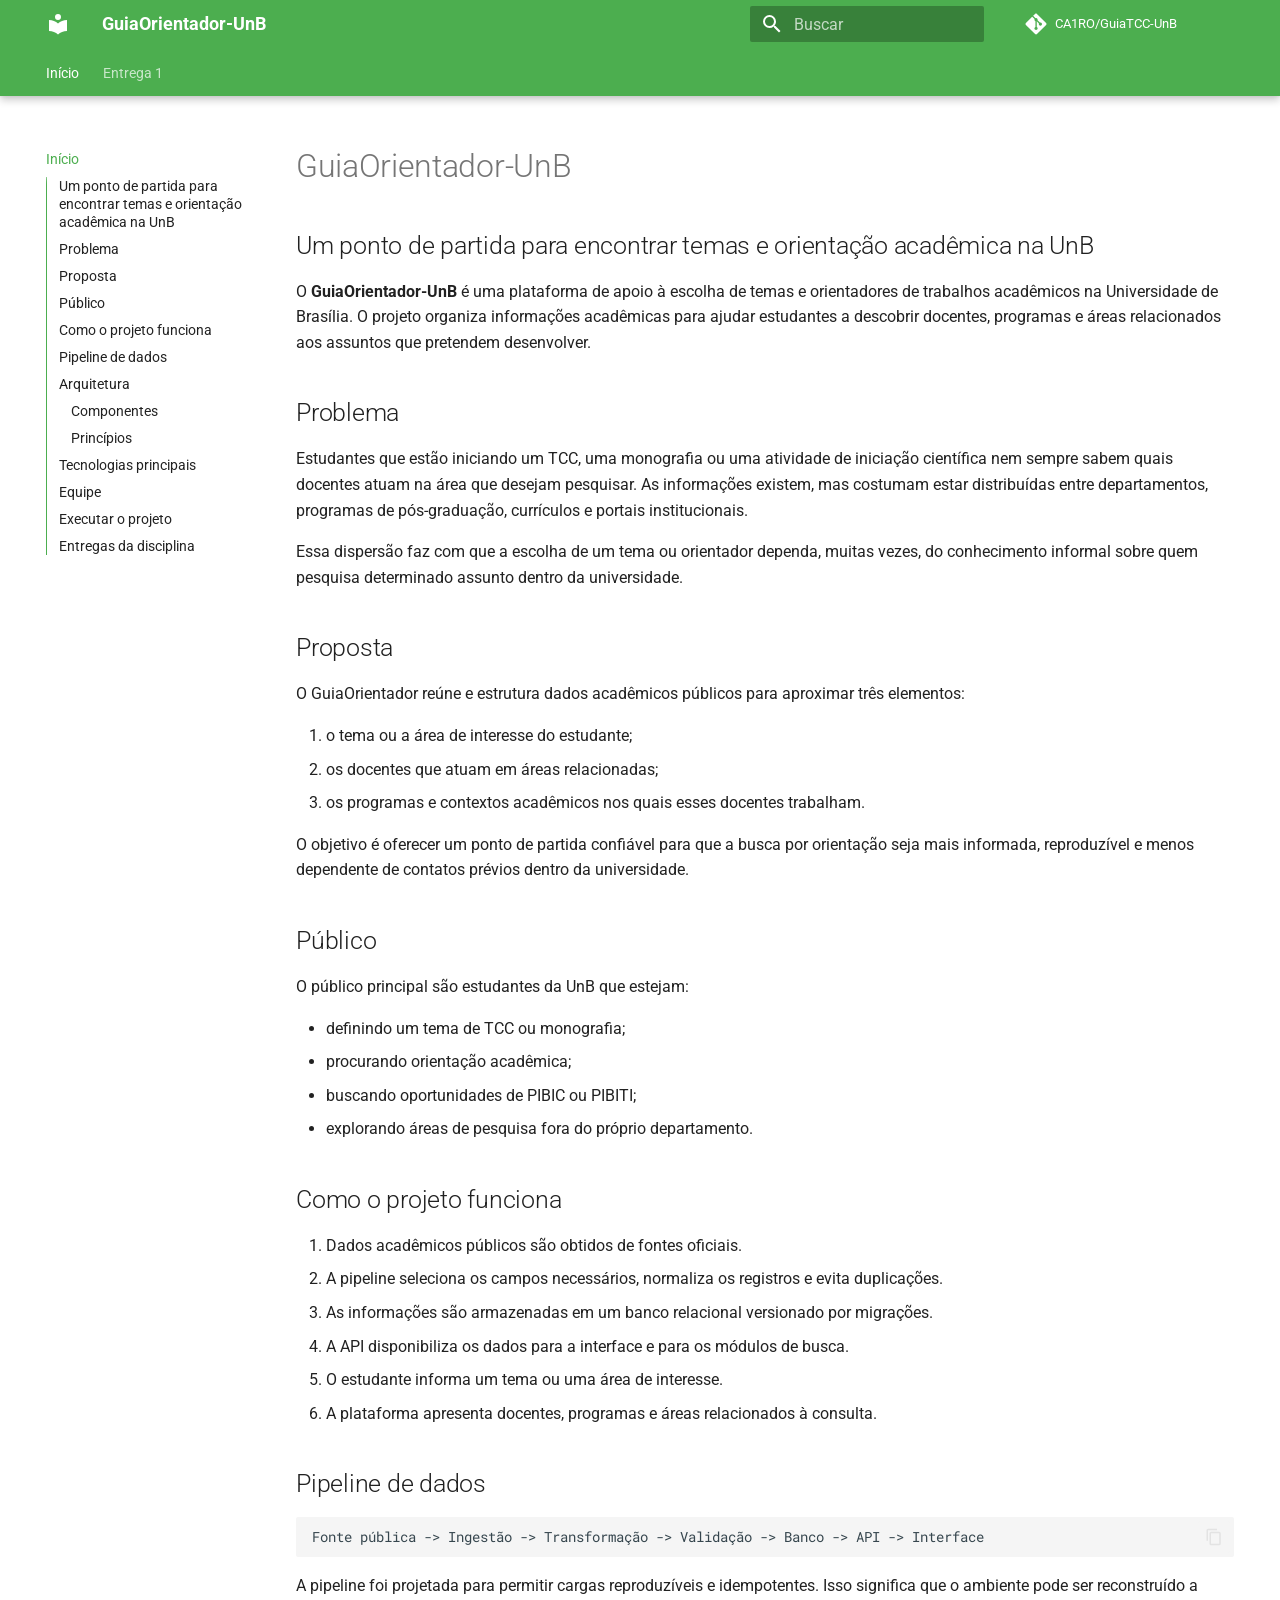
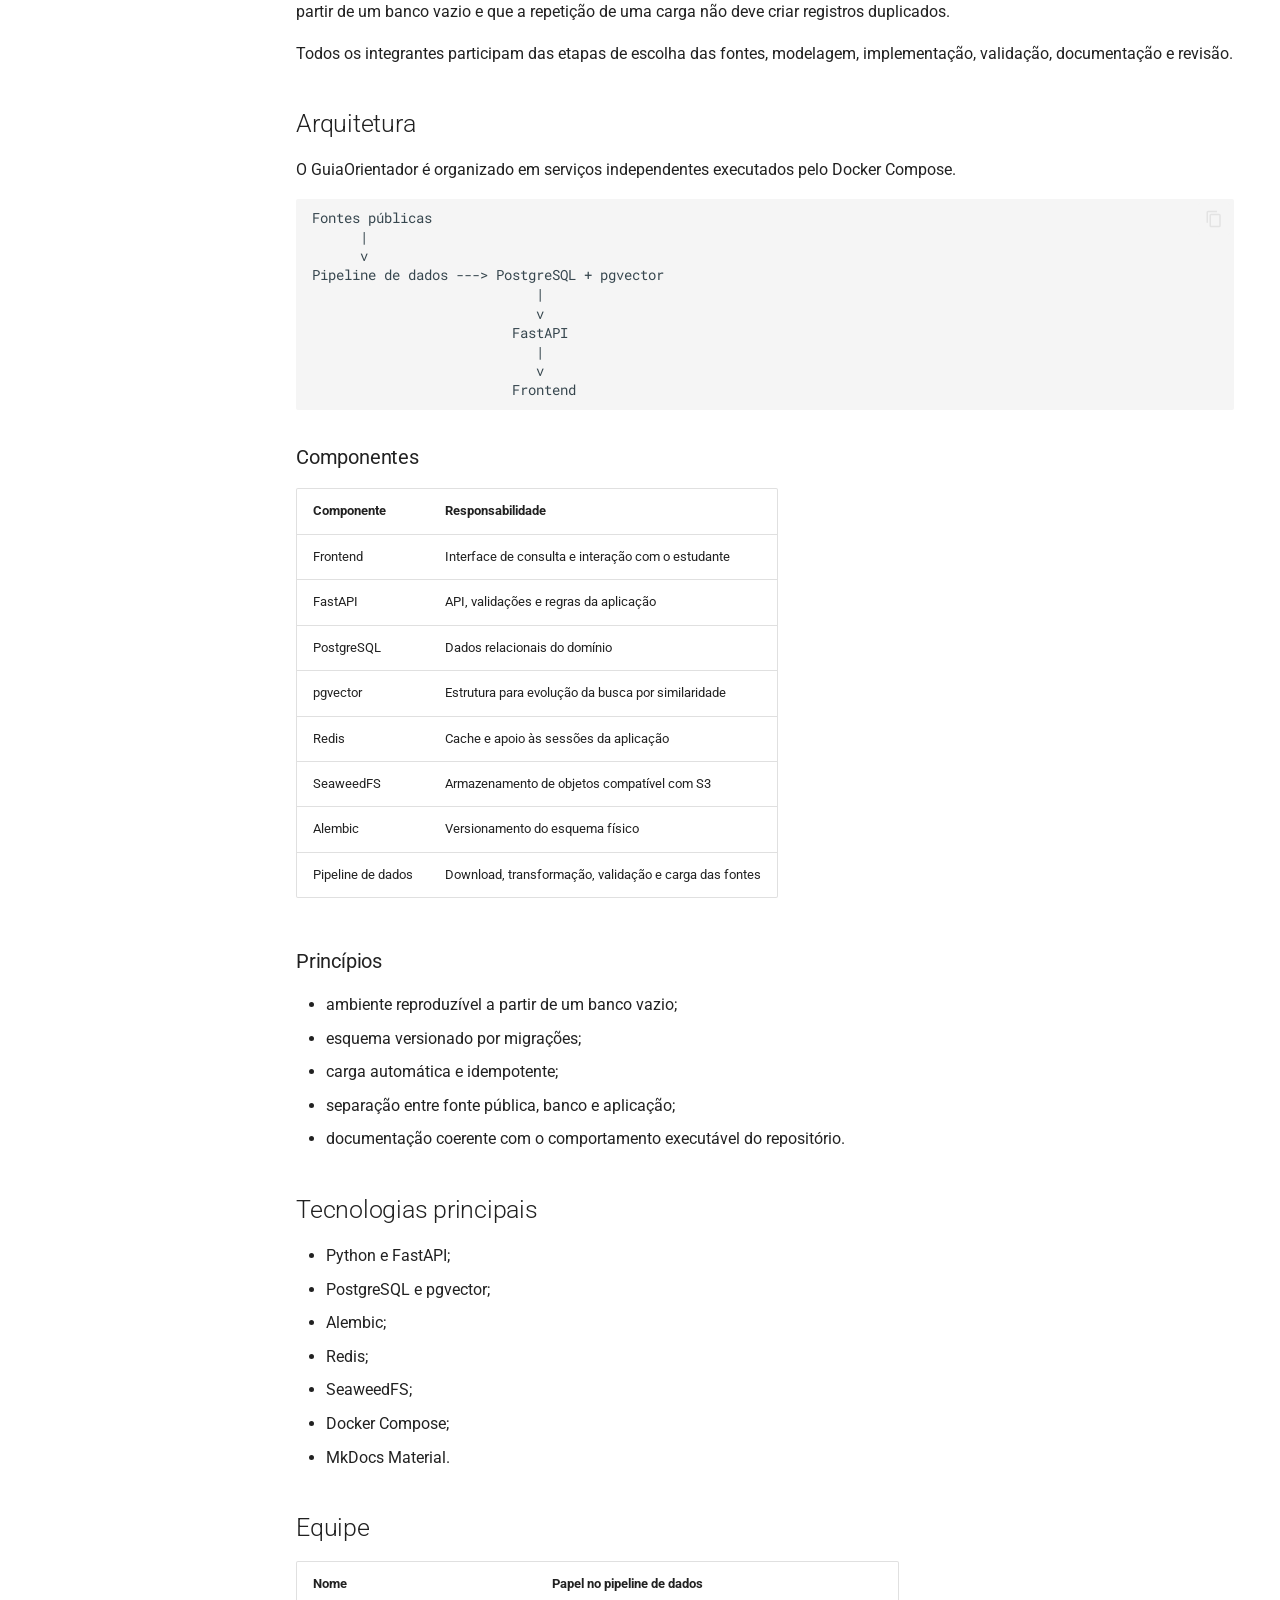
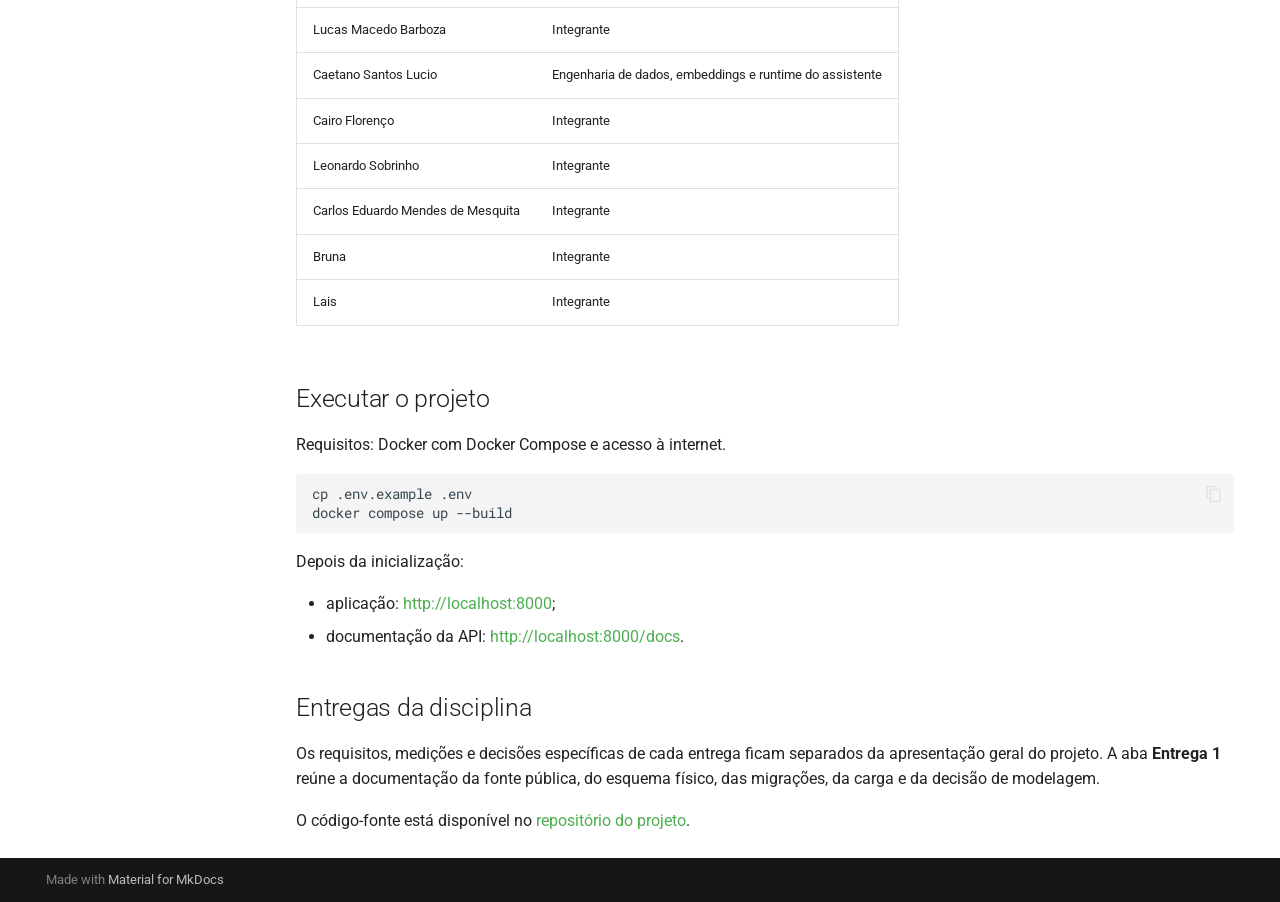
<file: index.html>
<!doctype html>
<html lang="pt" class="no-js">
  <head>
    
      <meta charset="utf-8">
      <meta name="viewport" content="width=device-width,initial-scale=1">
      
        <meta name="description" content="Documentação da entrega E1 de Sistemas de Banco de Dados 2">
      
      
      
        <link rel="canonical" href="https://ca1ro.github.io/GuiaTCC-UnB/">
      
      
      
        <link rel="next" href="e1/">
      
      
        
      
      
      <link rel="icon" href="favicon.svg">
      <meta name="generator" content="mkdocs-1.6.1, mkdocs-material-9.7.7">
    
    
      
        <title>GuiaOrientador-UnB</title>
      
    
    
      <link rel="stylesheet" href="assets/stylesheets/main.ec1eaa64.min.css">
      
        
        <link rel="stylesheet" href="assets/stylesheets/palette.ab4e12ef.min.css">
      
      


    
    
      
    
    
      
        
        
        <link rel="preconnect" href="https://fonts.gstatic.com" crossorigin>
        <link rel="stylesheet" href="https://fonts.googleapis.com/css?family=Roboto:300,300i,400,400i,700,700i%7CRoboto+Mono:400,400i,700,700i&display=fallback">
        <style>:root{--md-text-font:"Roboto";--md-code-font:"Roboto Mono"}</style>
      
    
    
    <script>__md_scope=new URL(".",location),__md_hash=e=>[...e].reduce(((e,_)=>(e<<5)-e+_.charCodeAt(0)),0),__md_get=(e,_=localStorage,t=__md_scope)=>JSON.parse(_.getItem(t.pathname+"."+e)),__md_set=(e,_,t=localStorage,a=__md_scope)=>{try{t.setItem(a.pathname+"."+e,JSON.stringify(_))}catch(e){}}</script>
    
      

    
    
  </head>
  
  
    
    
    
    
    
    <body dir="ltr" data-md-color-scheme="default" data-md-color-primary="green" data-md-color-accent="amber">
  
    
    <input class="md-toggle" data-md-toggle="drawer" type="checkbox" id="__drawer" autocomplete="off">
    <input class="md-toggle" data-md-toggle="search" type="checkbox" id="__search" autocomplete="off">
    <label class="md-overlay" for="__drawer"></label>
    <div data-md-component="skip">
      
        
        <a href="#guiaorientador-unb" class="md-skip">
          Pular para conteúdo
        </a>
      
    </div>
    <div data-md-component="announce">
      
    </div>
    
    
      

  

<header class="md-header md-header--shadow md-header--lifted" data-md-component="header">
  <nav class="md-header__inner md-grid" aria-label="Cabeçalho">
    <a href="." title="GuiaOrientador-UnB" class="md-header__button md-logo" aria-label="GuiaOrientador-UnB" data-md-component="logo">
      
  
  <svg xmlns="http://www.w3.org/2000/svg" viewBox="0 0 24 24"><path d="M12 8a3 3 0 0 0 3-3 3 3 0 0 0-3-3 3 3 0 0 0-3 3 3 3 0 0 0 3 3m0 3.54C9.64 9.35 6.5 8 3 8v11c3.5 0 6.64 1.35 9 3.54 2.36-2.19 5.5-3.54 9-3.54V8c-3.5 0-6.64 1.35-9 3.54"/></svg>

    </a>
    <label class="md-header__button md-icon" for="__drawer">
      
      <svg xmlns="http://www.w3.org/2000/svg" viewBox="0 0 24 24"><path d="M3 6h18v2H3zm0 5h18v2H3zm0 5h18v2H3z"/></svg>
    </label>
    <div class="md-header__title" data-md-component="header-title">
      <div class="md-header__ellipsis">
        <div class="md-header__topic">
          <span class="md-ellipsis">
            GuiaOrientador-UnB
          </span>
        </div>
        <div class="md-header__topic" data-md-component="header-topic">
          <span class="md-ellipsis">
            
              Início
            
          </span>
        </div>
      </div>
    </div>
    
      
    
    
    
    
      
      
        <label class="md-header__button md-icon" for="__search">
          
          <svg xmlns="http://www.w3.org/2000/svg" viewBox="0 0 24 24"><path d="M9.5 3A6.5 6.5 0 0 1 16 9.5c0 1.61-.59 3.09-1.56 4.23l.27.27h.79l5 5-1.5 1.5-5-5v-.79l-.27-.27A6.52 6.52 0 0 1 9.5 16 6.5 6.5 0 0 1 3 9.5 6.5 6.5 0 0 1 9.5 3m0 2C7 5 5 7 5 9.5S7 14 9.5 14 14 12 14 9.5 12 5 9.5 5"/></svg>
        </label>
        <div class="md-search" data-md-component="search" role="dialog">
  <label class="md-search__overlay" for="__search"></label>
  <div class="md-search__inner" role="search">
    <form class="md-search__form" name="search">
      <input type="text" class="md-search__input" name="query" aria-label="Buscar" placeholder="Buscar" autocapitalize="off" autocorrect="off" autocomplete="off" spellcheck="false" data-md-component="search-query" required>
      <label class="md-search__icon md-icon" for="__search">
        
        <svg xmlns="http://www.w3.org/2000/svg" viewBox="0 0 24 24"><path d="M9.5 3A6.5 6.5 0 0 1 16 9.5c0 1.61-.59 3.09-1.56 4.23l.27.27h.79l5 5-1.5 1.5-5-5v-.79l-.27-.27A6.52 6.52 0 0 1 9.5 16 6.5 6.5 0 0 1 3 9.5 6.5 6.5 0 0 1 9.5 3m0 2C7 5 5 7 5 9.5S7 14 9.5 14 14 12 14 9.5 12 5 9.5 5"/></svg>
        
        <svg xmlns="http://www.w3.org/2000/svg" viewBox="0 0 24 24"><path d="M20 11v2H8l5.5 5.5-1.42 1.42L4.16 12l7.92-7.92L13.5 5.5 8 11z"/></svg>
      </label>
      <nav class="md-search__options" aria-label="Pesquisar">
        
        <button type="reset" class="md-search__icon md-icon" title="Limpar" aria-label="Limpar" tabindex="-1">
          
          <svg xmlns="http://www.w3.org/2000/svg" viewBox="0 0 24 24"><path d="M19 6.41 17.59 5 12 10.59 6.41 5 5 6.41 10.59 12 5 17.59 6.41 19 12 13.41 17.59 19 19 17.59 13.41 12z"/></svg>
        </button>
      </nav>
      
    </form>
    <div class="md-search__output">
      <div class="md-search__scrollwrap" tabindex="0" data-md-scrollfix>
        <div class="md-search-result" data-md-component="search-result">
          <div class="md-search-result__meta">
            Inicializando busca
          </div>
          <ol class="md-search-result__list" role="presentation"></ol>
        </div>
      </div>
    </div>
  </div>
</div>
      
    
    
      <div class="md-header__source">
        <a href="https://github.com/CA1RO/GuiaTCC-UnB" title="Ir para repositório" class="md-source" data-md-component="source">
  <div class="md-source__icon md-icon">
    
    <svg xmlns="http://www.w3.org/2000/svg" viewBox="0 0 448 512"><!--! Font Awesome Free 7.1.0 by @fontawesome - https://fontawesome.com License - https://fontawesome.com/license/free (Icons: CC BY 4.0, Fonts: SIL OFL 1.1, Code: MIT License) Copyright 2025 Fonticons, Inc.--><path d="M439.6 236.1 244 40.5c-5.4-5.5-12.8-8.5-20.4-8.5s-15 3-20.4 8.4L162.5 81l51.5 51.5c27.1-9.1 52.7 16.8 43.4 43.7l49.7 49.7c34.2-11.8 61.2 31 35.5 56.7-26.5 26.5-70.2-2.9-56-37.3L240.3 199v121.9c25.3 12.5 22.3 41.8 9.1 55-6.4 6.4-15.2 10.1-24.3 10.1s-17.8-3.6-24.3-10.1c-17.6-17.6-11.1-46.9 11.2-56v-123c-20.8-8.5-24.6-30.7-18.6-45L142.6 101 8.5 235.1C3 240.6 0 247.9 0 255.5s3 15 8.5 20.4l195.6 195.7c5.4 5.4 12.7 8.4 20.4 8.4s15-3 20.4-8.4l194.7-194.7c5.4-5.4 8.4-12.8 8.4-20.4s-3-15-8.4-20.4"/></svg>
  </div>
  <div class="md-source__repository">
    CA1RO/GuiaTCC-UnB
  </div>
</a>
      </div>
    
  </nav>
  
    
      
<nav class="md-tabs" aria-label="Abas" data-md-component="tabs">
  <div class="md-grid">
    <ul class="md-tabs__list">
      
        
  
  
  
    
  
  
    <li class="md-tabs__item md-tabs__item--active">
      <a href="." class="md-tabs__link">
        
  
  
    
  
  Início

      </a>
    </li>
  

      
        
  
  
  
  
    
    
      <li class="md-tabs__item">
        <a href="e1/" class="md-tabs__link">
          
  
  
    
  
  Entrega 1

        </a>
      </li>
    
  

      
    </ul>
  </div>
</nav>
    
  
</header>
    
    <div class="md-container" data-md-component="container">
      
      
        
      
      <main class="md-main" data-md-component="main">
        <div class="md-main__inner md-grid">
          
            
              
              <div class="md-sidebar md-sidebar--primary" data-md-component="sidebar" data-md-type="navigation" >
                <div class="md-sidebar__scrollwrap">
                  <div class="md-sidebar__inner">
                    


  


  

<nav class="md-nav md-nav--primary md-nav--lifted md-nav--integrated" aria-label="Navegação" data-md-level="0">
  <label class="md-nav__title" for="__drawer">
    <a href="." title="GuiaOrientador-UnB" class="md-nav__button md-logo" aria-label="GuiaOrientador-UnB" data-md-component="logo">
      
  
  <svg xmlns="http://www.w3.org/2000/svg" viewBox="0 0 24 24"><path d="M12 8a3 3 0 0 0 3-3 3 3 0 0 0-3-3 3 3 0 0 0-3 3 3 3 0 0 0 3 3m0 3.54C9.64 9.35 6.5 8 3 8v11c3.5 0 6.64 1.35 9 3.54 2.36-2.19 5.5-3.54 9-3.54V8c-3.5 0-6.64 1.35-9 3.54"/></svg>

    </a>
    GuiaOrientador-UnB
  </label>
  
    <div class="md-nav__source">
      <a href="https://github.com/CA1RO/GuiaTCC-UnB" title="Ir para repositório" class="md-source" data-md-component="source">
  <div class="md-source__icon md-icon">
    
    <svg xmlns="http://www.w3.org/2000/svg" viewBox="0 0 448 512"><!--! Font Awesome Free 7.1.0 by @fontawesome - https://fontawesome.com License - https://fontawesome.com/license/free (Icons: CC BY 4.0, Fonts: SIL OFL 1.1, Code: MIT License) Copyright 2025 Fonticons, Inc.--><path d="M439.6 236.1 244 40.5c-5.4-5.5-12.8-8.5-20.4-8.5s-15 3-20.4 8.4L162.5 81l51.5 51.5c27.1-9.1 52.7 16.8 43.4 43.7l49.7 49.7c34.2-11.8 61.2 31 35.5 56.7-26.5 26.5-70.2-2.9-56-37.3L240.3 199v121.9c25.3 12.5 22.3 41.8 9.1 55-6.4 6.4-15.2 10.1-24.3 10.1s-17.8-3.6-24.3-10.1c-17.6-17.6-11.1-46.9 11.2-56v-123c-20.8-8.5-24.6-30.7-18.6-45L142.6 101 8.5 235.1C3 240.6 0 247.9 0 255.5s3 15 8.5 20.4l195.6 195.7c5.4 5.4 12.7 8.4 20.4 8.4s15-3 20.4-8.4l194.7-194.7c5.4-5.4 8.4-12.8 8.4-20.4s-3-15-8.4-20.4"/></svg>
  </div>
  <div class="md-source__repository">
    CA1RO/GuiaTCC-UnB
  </div>
</a>
    </div>
  
  <ul class="md-nav__list" data-md-scrollfix>
    
      
      
  
  
    
  
  
  
    <li class="md-nav__item md-nav__item--active">
      
      <input class="md-nav__toggle md-toggle" type="checkbox" id="__toc">
      
      
        
      
      
        <label class="md-nav__link md-nav__link--active" for="__toc">
          
  
  
  <span class="md-ellipsis">
    
  
    Início
  

    
  </span>
  
  

          <span class="md-nav__icon md-icon"></span>
        </label>
      
      <a href="." class="md-nav__link md-nav__link--active">
        
  
  
  <span class="md-ellipsis">
    
  
    Início
  

    
  </span>
  
  

      </a>
      
        

<nav class="md-nav md-nav--secondary" aria-label="Índice">
  
  
  
    
  
  
    <label class="md-nav__title" for="__toc">
      <span class="md-nav__icon md-icon"></span>
      Índice
    </label>
    <ul class="md-nav__list" data-md-component="toc" data-md-scrollfix>
      
        <li class="md-nav__item">
  <a href="#um-ponto-de-partida-para-encontrar-temas-e-orientacao-academica-na-unb" class="md-nav__link">
    <span class="md-ellipsis">
      
        Um ponto de partida para encontrar temas e orientação acadêmica na UnB
      
    </span>
  </a>
  
</li>
      
        <li class="md-nav__item">
  <a href="#problema" class="md-nav__link">
    <span class="md-ellipsis">
      
        Problema
      
    </span>
  </a>
  
</li>
      
        <li class="md-nav__item">
  <a href="#proposta" class="md-nav__link">
    <span class="md-ellipsis">
      
        Proposta
      
    </span>
  </a>
  
</li>
      
        <li class="md-nav__item">
  <a href="#publico" class="md-nav__link">
    <span class="md-ellipsis">
      
        Público
      
    </span>
  </a>
  
</li>
      
        <li class="md-nav__item">
  <a href="#como-o-projeto-funciona" class="md-nav__link">
    <span class="md-ellipsis">
      
        Como o projeto funciona
      
    </span>
  </a>
  
</li>
      
        <li class="md-nav__item">
  <a href="#pipeline-de-dados" class="md-nav__link">
    <span class="md-ellipsis">
      
        Pipeline de dados
      
    </span>
  </a>
  
</li>
      
        <li class="md-nav__item">
  <a href="#arquitetura" class="md-nav__link">
    <span class="md-ellipsis">
      
        Arquitetura
      
    </span>
  </a>
  
    <nav class="md-nav" aria-label="Arquitetura">
      <ul class="md-nav__list">
        
          <li class="md-nav__item">
  <a href="#componentes" class="md-nav__link">
    <span class="md-ellipsis">
      
        Componentes
      
    </span>
  </a>
  
</li>
        
          <li class="md-nav__item">
  <a href="#principios" class="md-nav__link">
    <span class="md-ellipsis">
      
        Princípios
      
    </span>
  </a>
  
</li>
        
      </ul>
    </nav>
  
</li>
      
        <li class="md-nav__item">
  <a href="#tecnologias-principais" class="md-nav__link">
    <span class="md-ellipsis">
      
        Tecnologias principais
      
    </span>
  </a>
  
</li>
      
        <li class="md-nav__item">
  <a href="#equipe" class="md-nav__link">
    <span class="md-ellipsis">
      
        Equipe
      
    </span>
  </a>
  
</li>
      
        <li class="md-nav__item">
  <a href="#executar-o-projeto" class="md-nav__link">
    <span class="md-ellipsis">
      
        Executar o projeto
      
    </span>
  </a>
  
</li>
      
        <li class="md-nav__item">
  <a href="#entregas-da-disciplina" class="md-nav__link">
    <span class="md-ellipsis">
      
        Entregas da disciplina
      
    </span>
  </a>
  
</li>
      
    </ul>
  
</nav>
      
    </li>
  

    
      
      
  
  
  
  
    
    
      
        
          
        
      
        
      
        
      
        
      
        
      
        
      
        
      
        
      
    
    
    
      
      
        
      
    
    
    <li class="md-nav__item md-nav__item--nested">
      
        
        
        <input class="md-nav__toggle md-toggle " type="checkbox" id="__nav_2" >
        
          
          <div class="md-nav__link md-nav__container">
            <a href="e1/" class="md-nav__link ">
              
  
  
  <span class="md-ellipsis">
    
  
    Entrega 1
  

    
  </span>
  
  

            </a>
            
              
              <label class="md-nav__link " for="__nav_2" id="__nav_2_label" tabindex="0">
                <span class="md-nav__icon md-icon"></span>
              </label>
            
          </div>
        
        <nav class="md-nav" data-md-level="1" aria-labelledby="__nav_2_label" aria-expanded="false">
          <label class="md-nav__title" for="__nav_2">
            <span class="md-nav__icon md-icon"></span>
            
  
    Entrega 1
  

          </label>
          <ul class="md-nav__list" data-md-scrollfix>
            
              
            
              
                
  
  
  
  
    <li class="md-nav__item">
      <a href="e1/01-dominio-e-pergunta/" class="md-nav__link">
        
  
  
  <span class="md-ellipsis">
    
  
    Domínio e pergunta
  

    
  </span>
  
  

      </a>
    </li>
  

              
            
              
                
  
  
  
  
    <li class="md-nav__item">
      <a href="e1/02-esquema-e-migracoes/" class="md-nav__link">
        
  
  
  <span class="md-ellipsis">
    
  
    Esquema e migrações
  

    
  </span>
  
  

      </a>
    </li>
  

              
            
              
                
  
  
  
  
    <li class="md-nav__item">
      <a href="e1/03-carga-reprodutivel/" class="md-nav__link">
        
  
  
  <span class="md-ellipsis">
    
  
    Carga reproduzível
  

    
  </span>
  
  

      </a>
    </li>
  

              
            
              
                
  
  
  
  
    <li class="md-nav__item">
      <a href="e1/04-volume/" class="md-nav__link">
        
  
  
  <span class="md-ellipsis">
    
  
    Volume
  

    
  </span>
  
  

      </a>
    </li>
  

              
            
              
                
  
  
  
  
    <li class="md-nav__item">
      <a href="e1/05-caracterizacao-da-carga/" class="md-nav__link">
        
  
  
  <span class="md-ellipsis">
    
  
    Caracterização da carga
  

    
  </span>
  
  

      </a>
    </li>
  

              
            
              
                
  
  
  
  
    <li class="md-nav__item">
      <a href="e1/06-historico-da-origem/" class="md-nav__link">
        
  
  
  <span class="md-ellipsis">
    
  
    Histórico da origem
  

    
  </span>
  
  

      </a>
    </li>
  

              
            
              
                
  
  
  
  
    <li class="md-nav__item">
      <a href="adr/0001-modelar-docentes-e-programas-capes/" class="md-nav__link">
        
  
  
  <span class="md-ellipsis">
    
  
    ADR 0001
  

    
  </span>
  
  

      </a>
    </li>
  

              
            
          </ul>
        </nav>
      
    </li>
  

    
  </ul>
</nav>
                  </div>
                </div>
              </div>
            
            
          
          
            <div class="md-content" data-md-component="content">
              
              <article class="md-content__inner md-typeset">
                
                  


  
  


<h1 id="guiaorientador-unb">GuiaOrientador-UnB</h1>
<h2 id="um-ponto-de-partida-para-encontrar-temas-e-orientacao-academica-na-unb">Um ponto de partida para encontrar temas e orientação acadêmica na UnB</h2>
<p>O <strong>GuiaOrientador-UnB</strong> é uma plataforma de apoio à escolha de temas e orientadores de trabalhos acadêmicos na Universidade de Brasília. O projeto organiza informações acadêmicas para ajudar estudantes a descobrir docentes, programas e áreas relacionados aos assuntos que pretendem desenvolver.</p>
<h2 id="problema">Problema</h2>
<p>Estudantes que estão iniciando um TCC, uma monografia ou uma atividade de iniciação científica nem sempre sabem quais docentes atuam na área que desejam pesquisar. As informações existem, mas costumam estar distribuídas entre departamentos, programas de pós-graduação, currículos e portais institucionais.</p>
<p>Essa dispersão faz com que a escolha de um tema ou orientador dependa, muitas vezes, do conhecimento informal sobre quem pesquisa determinado assunto dentro da universidade.</p>
<h2 id="proposta">Proposta</h2>
<p>O GuiaOrientador reúne e estrutura dados acadêmicos públicos para aproximar três elementos:</p>
<ol>
<li>o tema ou a área de interesse do estudante;</li>
<li>os docentes que atuam em áreas relacionadas;</li>
<li>os programas e contextos acadêmicos nos quais esses docentes trabalham.</li>
</ol>
<p>O objetivo é oferecer um ponto de partida confiável para que a busca por orientação seja mais informada, reproduzível e menos dependente de contatos prévios dentro da universidade.</p>
<h2 id="publico">Público</h2>
<p>O público principal são estudantes da UnB que estejam:</p>
<ul>
<li>definindo um tema de TCC ou monografia;</li>
<li>procurando orientação acadêmica;</li>
<li>buscando oportunidades de PIBIC ou PIBITI;</li>
<li>explorando áreas de pesquisa fora do próprio departamento.</li>
</ul>
<h2 id="como-o-projeto-funciona">Como o projeto funciona</h2>
<ol>
<li>Dados acadêmicos públicos são obtidos de fontes oficiais.</li>
<li>A pipeline seleciona os campos necessários, normaliza os registros e evita duplicações.</li>
<li>As informações são armazenadas em um banco relacional versionado por migrações.</li>
<li>A API disponibiliza os dados para a interface e para os módulos de busca.</li>
<li>O estudante informa um tema ou uma área de interesse.</li>
<li>A plataforma apresenta docentes, programas e áreas relacionados à consulta.</li>
</ol>
<h2 id="pipeline-de-dados">Pipeline de dados</h2>
<pre><code class="language-text">Fonte pública -&gt; Ingestão -&gt; Transformação -&gt; Validação -&gt; Banco -&gt; API -&gt; Interface
</code></pre>
<p>A pipeline foi projetada para permitir cargas reproduzíveis e idempotentes. Isso significa que o ambiente pode ser reconstruído a partir de um banco vazio e que a repetição de uma carga não deve criar registros duplicados.</p>
<p>Todos os integrantes participam das etapas de escolha das fontes, modelagem, implementação, validação, documentação e revisão.</p>
<h2 id="arquitetura">Arquitetura</h2>
<p>O GuiaOrientador é organizado em serviços independentes executados pelo Docker Compose.</p>
<pre><code class="language-text">Fontes públicas
      |
      v
Pipeline de dados ---&gt; PostgreSQL + pgvector
                            |
                            v
                         FastAPI
                            |
                            v
                         Frontend
</code></pre>
<h3 id="componentes">Componentes</h3>
<table>
<thead>
<tr>
<th>Componente</th>
<th>Responsabilidade</th>
</tr>
</thead>
<tbody>
<tr>
<td>Frontend</td>
<td>Interface de consulta e interação com o estudante</td>
</tr>
<tr>
<td>FastAPI</td>
<td>API, validações e regras da aplicação</td>
</tr>
<tr>
<td>PostgreSQL</td>
<td>Dados relacionais do domínio</td>
</tr>
<tr>
<td>pgvector</td>
<td>Estrutura para evolução da busca por similaridade</td>
</tr>
<tr>
<td>Redis</td>
<td>Cache e apoio às sessões da aplicação</td>
</tr>
<tr>
<td>SeaweedFS</td>
<td>Armazenamento de objetos compatível com S3</td>
</tr>
<tr>
<td>Alembic</td>
<td>Versionamento do esquema físico</td>
</tr>
<tr>
<td>Pipeline de dados</td>
<td>Download, transformação, validação e carga das fontes</td>
</tr>
</tbody>
</table>
<h3 id="principios">Princípios</h3>
<ul>
<li>ambiente reproduzível a partir de um banco vazio;</li>
<li>esquema versionado por migrações;</li>
<li>carga automática e idempotente;</li>
<li>separação entre fonte pública, banco e aplicação;</li>
<li>documentação coerente com o comportamento executável do repositório.</li>
</ul>
<h2 id="tecnologias-principais">Tecnologias principais</h2>
<ul>
<li>Python e FastAPI;</li>
<li>PostgreSQL e pgvector;</li>
<li>Alembic;</li>
<li>Redis;</li>
<li>SeaweedFS;</li>
<li>Docker Compose;</li>
<li>MkDocs Material.</li>
</ul>
<h2 id="equipe">Equipe</h2>
<table>
<thead>
<tr>
<th>Nome</th>
<th>Papel no pipeline de dados</th>
</tr>
</thead>
<tbody>
<tr>
<td>Lucas Macedo Barboza</td>
<td>Integrante</td>
</tr>
<tr>
<td>Caetano Santos Lucio</td>
<td>Engenharia de dados, embeddings e runtime do assistente</td>
</tr>
<tr>
<td>Cairo Florenço</td>
<td>Integrante</td>
</tr>
<tr>
<td>Leonardo Sobrinho</td>
<td>Integrante</td>
</tr>
<tr>
<td>Carlos Eduardo Mendes de Mesquita</td>
<td>Integrante</td>
</tr>
<tr>
<td>Bruna</td>
<td>Integrante</td>
</tr>
<tr>
<td>Lais</td>
<td>Integrante</td>
</tr>
</tbody>
</table>
<h2 id="executar-o-projeto">Executar o projeto</h2>
<p>Requisitos: Docker com Docker Compose e acesso à internet.</p>
<pre><code class="language-bash">cp .env.example .env
docker compose up --build
</code></pre>
<p>Depois da inicialização:</p>
<ul>
<li>aplicação: <a href="http://localhost:8000">http://localhost:8000</a>;</li>
<li>documentação da API: <a href="http://localhost:8000/docs">http://localhost:8000/docs</a>.</li>
</ul>
<h2 id="entregas-da-disciplina">Entregas da disciplina</h2>
<p>Os requisitos, medições e decisões específicas de cada entrega ficam separados da apresentação geral do projeto. A aba <strong>Entrega 1</strong> reúne a documentação da fonte pública, do esquema físico, das migrações, da carga e da decisão de modelagem.</p>
<p>O código-fonte está disponível no <a href="https://github.com/CA1RO/GuiaTCC-UnB">repositório do projeto</a>.</p>












                
              </article>
            </div>
          
          
<script>var target=document.getElementById(location.hash.slice(1));target&&target.name&&(target.checked=target.name.startsWith("__tabbed_"))</script>
        </div>
        
          <button type="button" class="md-top md-icon" data-md-component="top" hidden>
  
  <svg xmlns="http://www.w3.org/2000/svg" viewBox="0 0 24 24"><path d="M13 20h-2V8l-5.5 5.5-1.42-1.42L12 4.16l7.92 7.92-1.42 1.42L13 8z"/></svg>
  Voltar para o topo
</button>
        
      </main>
      
        <footer class="md-footer">
  
  <div class="md-footer-meta md-typeset">
    <div class="md-footer-meta__inner md-grid">
      <div class="md-copyright">
  
  
    Made with
    <a href="https://squidfunk.github.io/mkdocs-material/" target="_blank" rel="noopener">
      Material for MkDocs
    </a>
  
</div>
      
    </div>
  </div>
</footer>
      
    </div>
    <div class="md-dialog" data-md-component="dialog">
      <div class="md-dialog__inner md-typeset"></div>
    </div>
    
    
    
      
      
      <script id="__config" type="application/json">{"annotate": null, "base": ".", "features": ["navigation.tabs", "navigation.tabs.sticky", "navigation.sections", "navigation.indexes", "navigation.top", "toc.integrate", "content.code.copy"], "search": "assets/javascripts/workers/search.2c215733.min.js", "tags": null, "translations": {"clipboard.copied": "Copiado para \u00e1rea de transfer\u00eancia", "clipboard.copy": "Copiar para \u00e1rea de transfer\u00eancia", "search.result.more.one": "mais 1 nesta p\u00e1gina", "search.result.more.other": "# mais nesta p\u00e1gina", "search.result.none": "Nenhum documento encontrado", "search.result.one": "1 documento encontrado", "search.result.other": "# documentos encontrados", "search.result.placeholder": "Digite para iniciar a busca", "search.result.term.missing": "Ausente", "select.version": "Selecione a vers\u00e3o"}, "version": null}</script>
    
    
      <script src="assets/javascripts/bundle.d7400e89.min.js"></script>
      
    
  </body>
</html>
</file>
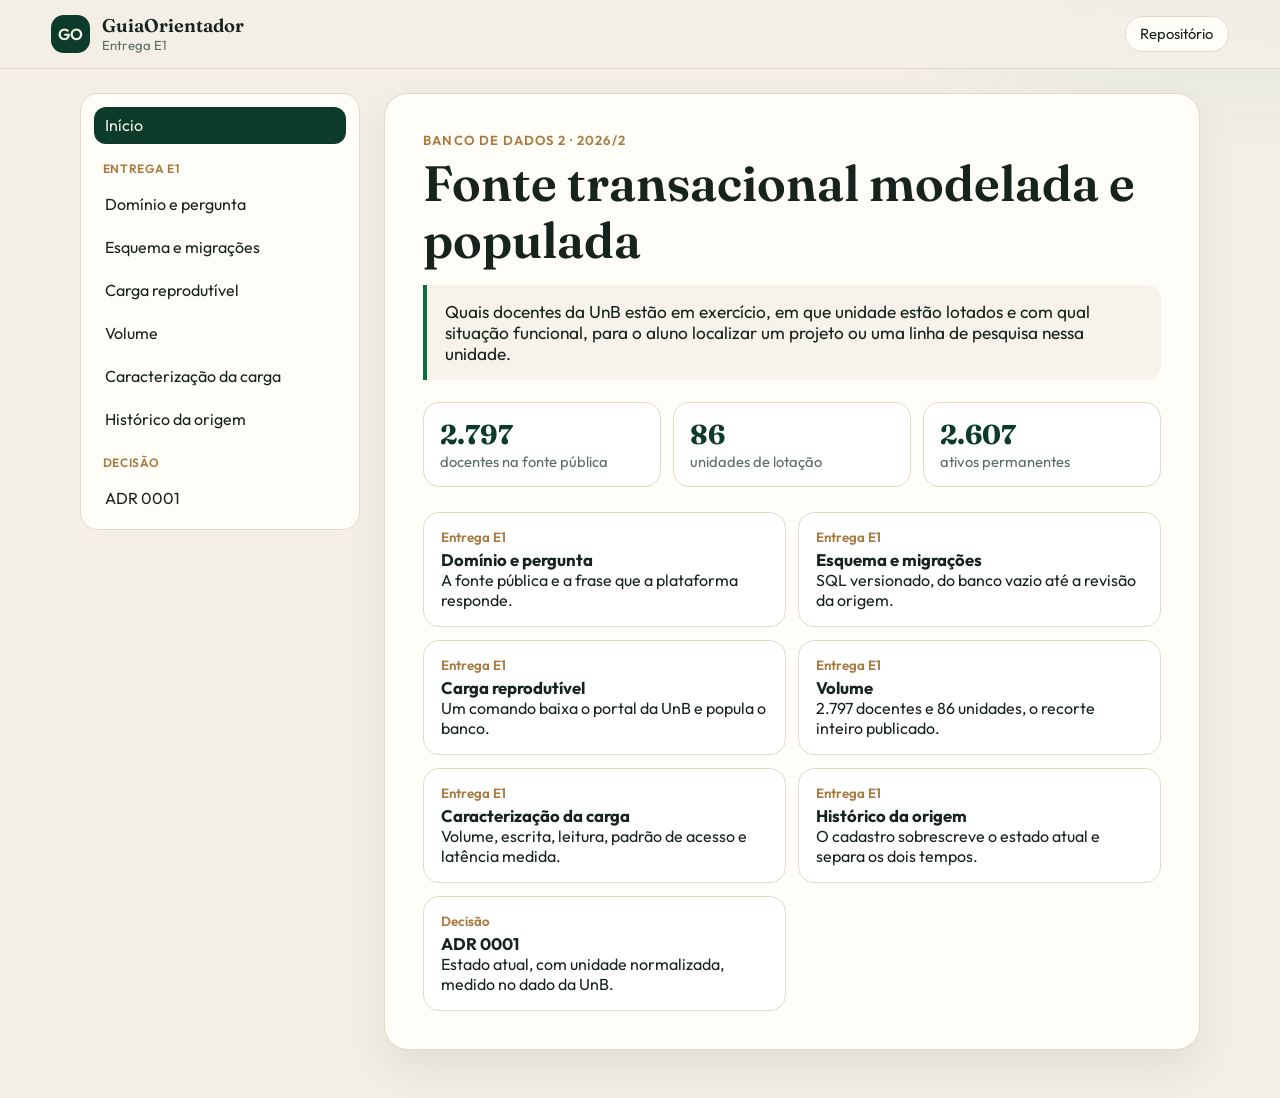
<file: docs/index.html>
<!DOCTYPE html>
<html lang="pt-BR">
  <head>
    <meta charset="utf-8" />
    <meta name="viewport" content="width=device-width, initial-scale=1" />
    <title>GuiaOrientador-UnB · Entrega E1</title>
    <meta
      name="description"
      content="Documentação da entrega E1: fonte transacional de docentes da UnB, modelada e populada."
    />
    <link rel="preconnect" href="https://fonts.googleapis.com" />
    <link rel="preconnect" href="https://fonts.gstatic.com" crossorigin />
    <link
      href="https://fonts.googleapis.com/css2?family=Fraunces:opsz,wght@9..144,560;9..144,640&family=Outfit:wght@400;500;600&display=swap"
      rel="stylesheet"
    />
    <link rel="stylesheet" href="site.css" />
  </head>
  <body>
    <header class="topbar">
      <a class="brand" href="#/">
        <span class="mark">GO</span>
        <span>
          <span class="brand-name">GuiaOrientador</span>
          <span class="brand-sub">Entrega E1</span>
        </span>
      </a>
      <a class="repo" href="https://github.com/CA1RO/GuiaTCC-UnB">Repositório</a>
      <button class="menu" type="button" aria-expanded="false" aria-controls="nav">
        Seções
      </button>
    </header>

    <div class="shell">
      <nav id="nav" class="nav" aria-label="Seções da entrega"></nav>
      <main id="conteudo" class="conteudo"></main>
    </div>

    <script src="site.js"></script>
  </body>
</html>
</file>
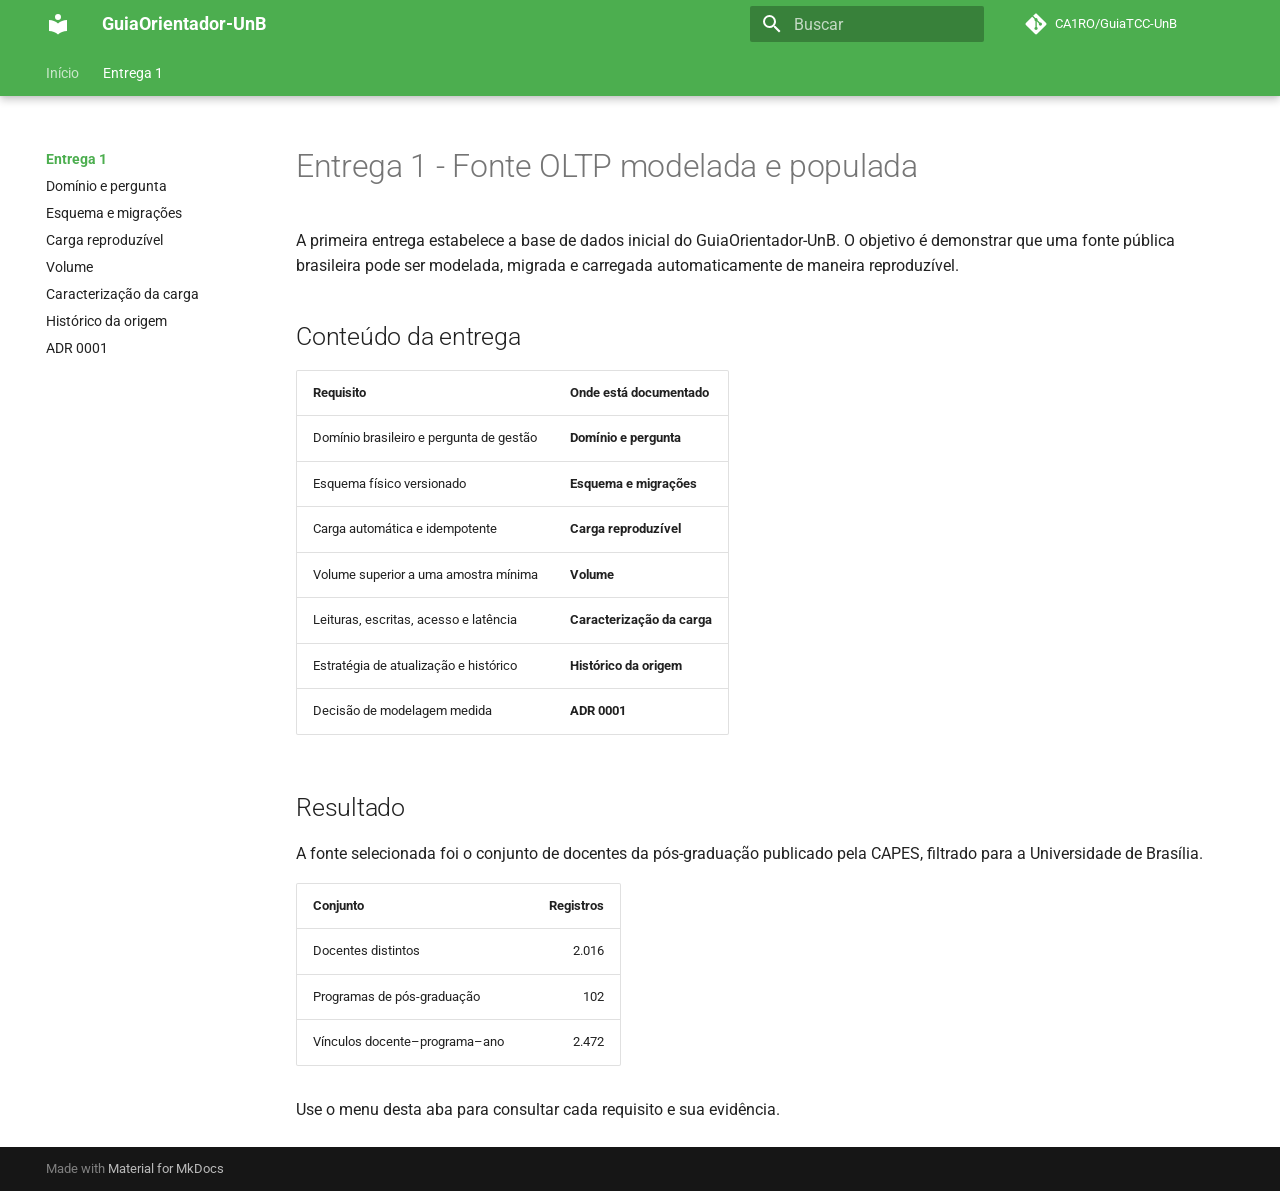
<file: e1/index.html>
<!doctype html>
<html lang="pt" class="no-js">
  <head>
    
      <meta charset="utf-8">
      <meta name="viewport" content="width=device-width,initial-scale=1">
      
        <meta name="description" content="Documentação da entrega E1 de Sistemas de Banco de Dados 2">
      
      
      
        <link rel="canonical" href="https://ca1ro.github.io/GuiaTCC-UnB/e1/">
      
      
        <link rel="prev" href="..">
      
      
        <link rel="next" href="01-dominio-e-pergunta/">
      
      
        
      
      
      <link rel="icon" href="../favicon.svg">
      <meta name="generator" content="mkdocs-1.6.1, mkdocs-material-9.7.7">
    
    
      
        <title>Visão da entrega - GuiaOrientador-UnB</title>
      
    
    
      <link rel="stylesheet" href="../assets/stylesheets/main.ec1eaa64.min.css">
      
        
        <link rel="stylesheet" href="../assets/stylesheets/palette.ab4e12ef.min.css">
      
      


    
    
      
    
    
      
        
        
        <link rel="preconnect" href="https://fonts.gstatic.com" crossorigin>
        <link rel="stylesheet" href="https://fonts.googleapis.com/css?family=Roboto:300,300i,400,400i,700,700i%7CRoboto+Mono:400,400i,700,700i&display=fallback">
        <style>:root{--md-text-font:"Roboto";--md-code-font:"Roboto Mono"}</style>
      
    
    
    <script>__md_scope=new URL("..",location),__md_hash=e=>[...e].reduce(((e,_)=>(e<<5)-e+_.charCodeAt(0)),0),__md_get=(e,_=localStorage,t=__md_scope)=>JSON.parse(_.getItem(t.pathname+"."+e)),__md_set=(e,_,t=localStorage,a=__md_scope)=>{try{t.setItem(a.pathname+"."+e,JSON.stringify(_))}catch(e){}}</script>
    
      

    
    
  </head>
  
  
    
    
    
    
    
    <body dir="ltr" data-md-color-scheme="default" data-md-color-primary="green" data-md-color-accent="amber">
  
    
    <input class="md-toggle" data-md-toggle="drawer" type="checkbox" id="__drawer" autocomplete="off">
    <input class="md-toggle" data-md-toggle="search" type="checkbox" id="__search" autocomplete="off">
    <label class="md-overlay" for="__drawer"></label>
    <div data-md-component="skip">
      
        
        <a href="#entrega-1-fonte-oltp-modelada-e-populada" class="md-skip">
          Pular para conteúdo
        </a>
      
    </div>
    <div data-md-component="announce">
      
    </div>
    
    
      

  

<header class="md-header md-header--shadow md-header--lifted" data-md-component="header">
  <nav class="md-header__inner md-grid" aria-label="Cabeçalho">
    <a href=".." title="GuiaOrientador-UnB" class="md-header__button md-logo" aria-label="GuiaOrientador-UnB" data-md-component="logo">
      
  
  <svg xmlns="http://www.w3.org/2000/svg" viewBox="0 0 24 24"><path d="M12 8a3 3 0 0 0 3-3 3 3 0 0 0-3-3 3 3 0 0 0-3 3 3 3 0 0 0 3 3m0 3.54C9.64 9.35 6.5 8 3 8v11c3.5 0 6.64 1.35 9 3.54 2.36-2.19 5.5-3.54 9-3.54V8c-3.5 0-6.64 1.35-9 3.54"/></svg>

    </a>
    <label class="md-header__button md-icon" for="__drawer">
      
      <svg xmlns="http://www.w3.org/2000/svg" viewBox="0 0 24 24"><path d="M3 6h18v2H3zm0 5h18v2H3zm0 5h18v2H3z"/></svg>
    </label>
    <div class="md-header__title" data-md-component="header-title">
      <div class="md-header__ellipsis">
        <div class="md-header__topic">
          <span class="md-ellipsis">
            GuiaOrientador-UnB
          </span>
        </div>
        <div class="md-header__topic" data-md-component="header-topic">
          <span class="md-ellipsis">
            
              Visão da entrega
            
          </span>
        </div>
      </div>
    </div>
    
      
    
    
    
    
      
      
        <label class="md-header__button md-icon" for="__search">
          
          <svg xmlns="http://www.w3.org/2000/svg" viewBox="0 0 24 24"><path d="M9.5 3A6.5 6.5 0 0 1 16 9.5c0 1.61-.59 3.09-1.56 4.23l.27.27h.79l5 5-1.5 1.5-5-5v-.79l-.27-.27A6.52 6.52 0 0 1 9.5 16 6.5 6.5 0 0 1 3 9.5 6.5 6.5 0 0 1 9.5 3m0 2C7 5 5 7 5 9.5S7 14 9.5 14 14 12 14 9.5 12 5 9.5 5"/></svg>
        </label>
        <div class="md-search" data-md-component="search" role="dialog">
  <label class="md-search__overlay" for="__search"></label>
  <div class="md-search__inner" role="search">
    <form class="md-search__form" name="search">
      <input type="text" class="md-search__input" name="query" aria-label="Buscar" placeholder="Buscar" autocapitalize="off" autocorrect="off" autocomplete="off" spellcheck="false" data-md-component="search-query" required>
      <label class="md-search__icon md-icon" for="__search">
        
        <svg xmlns="http://www.w3.org/2000/svg" viewBox="0 0 24 24"><path d="M9.5 3A6.5 6.5 0 0 1 16 9.5c0 1.61-.59 3.09-1.56 4.23l.27.27h.79l5 5-1.5 1.5-5-5v-.79l-.27-.27A6.52 6.52 0 0 1 9.5 16 6.5 6.5 0 0 1 3 9.5 6.5 6.5 0 0 1 9.5 3m0 2C7 5 5 7 5 9.5S7 14 9.5 14 14 12 14 9.5 12 5 9.5 5"/></svg>
        
        <svg xmlns="http://www.w3.org/2000/svg" viewBox="0 0 24 24"><path d="M20 11v2H8l5.5 5.5-1.42 1.42L4.16 12l7.92-7.92L13.5 5.5 8 11z"/></svg>
      </label>
      <nav class="md-search__options" aria-label="Pesquisar">
        
        <button type="reset" class="md-search__icon md-icon" title="Limpar" aria-label="Limpar" tabindex="-1">
          
          <svg xmlns="http://www.w3.org/2000/svg" viewBox="0 0 24 24"><path d="M19 6.41 17.59 5 12 10.59 6.41 5 5 6.41 10.59 12 5 17.59 6.41 19 12 13.41 17.59 19 19 17.59 13.41 12z"/></svg>
        </button>
      </nav>
      
    </form>
    <div class="md-search__output">
      <div class="md-search__scrollwrap" tabindex="0" data-md-scrollfix>
        <div class="md-search-result" data-md-component="search-result">
          <div class="md-search-result__meta">
            Inicializando busca
          </div>
          <ol class="md-search-result__list" role="presentation"></ol>
        </div>
      </div>
    </div>
  </div>
</div>
      
    
    
      <div class="md-header__source">
        <a href="https://github.com/CA1RO/GuiaTCC-UnB" title="Ir para repositório" class="md-source" data-md-component="source">
  <div class="md-source__icon md-icon">
    
    <svg xmlns="http://www.w3.org/2000/svg" viewBox="0 0 448 512"><!--! Font Awesome Free 7.1.0 by @fontawesome - https://fontawesome.com License - https://fontawesome.com/license/free (Icons: CC BY 4.0, Fonts: SIL OFL 1.1, Code: MIT License) Copyright 2025 Fonticons, Inc.--><path d="M439.6 236.1 244 40.5c-5.4-5.5-12.8-8.5-20.4-8.5s-15 3-20.4 8.4L162.5 81l51.5 51.5c27.1-9.1 52.7 16.8 43.4 43.7l49.7 49.7c34.2-11.8 61.2 31 35.5 56.7-26.5 26.5-70.2-2.9-56-37.3L240.3 199v121.9c25.3 12.5 22.3 41.8 9.1 55-6.4 6.4-15.2 10.1-24.3 10.1s-17.8-3.6-24.3-10.1c-17.6-17.6-11.1-46.9 11.2-56v-123c-20.8-8.5-24.6-30.7-18.6-45L142.6 101 8.5 235.1C3 240.6 0 247.9 0 255.5s3 15 8.5 20.4l195.6 195.7c5.4 5.4 12.7 8.4 20.4 8.4s15-3 20.4-8.4l194.7-194.7c5.4-5.4 8.4-12.8 8.4-20.4s-3-15-8.4-20.4"/></svg>
  </div>
  <div class="md-source__repository">
    CA1RO/GuiaTCC-UnB
  </div>
</a>
      </div>
    
  </nav>
  
    
      
<nav class="md-tabs" aria-label="Abas" data-md-component="tabs">
  <div class="md-grid">
    <ul class="md-tabs__list">
      
        
  
  
  
  
    <li class="md-tabs__item">
      <a href=".." class="md-tabs__link">
        
  
  
    
  
  Início

      </a>
    </li>
  

      
        
  
  
  
    
  
  
    
    
      <li class="md-tabs__item md-tabs__item--active">
        <a href="./" class="md-tabs__link">
          
  
  
    
  
  Entrega 1

        </a>
      </li>
    
  

      
    </ul>
  </div>
</nav>
    
  
</header>
    
    <div class="md-container" data-md-component="container">
      
      
        
      
      <main class="md-main" data-md-component="main">
        <div class="md-main__inner md-grid">
          
            
              
              <div class="md-sidebar md-sidebar--primary" data-md-component="sidebar" data-md-type="navigation" >
                <div class="md-sidebar__scrollwrap">
                  <div class="md-sidebar__inner">
                    


  


  

<nav class="md-nav md-nav--primary md-nav--lifted md-nav--integrated" aria-label="Navegação" data-md-level="0">
  <label class="md-nav__title" for="__drawer">
    <a href=".." title="GuiaOrientador-UnB" class="md-nav__button md-logo" aria-label="GuiaOrientador-UnB" data-md-component="logo">
      
  
  <svg xmlns="http://www.w3.org/2000/svg" viewBox="0 0 24 24"><path d="M12 8a3 3 0 0 0 3-3 3 3 0 0 0-3-3 3 3 0 0 0-3 3 3 3 0 0 0 3 3m0 3.54C9.64 9.35 6.5 8 3 8v11c3.5 0 6.64 1.35 9 3.54 2.36-2.19 5.5-3.54 9-3.54V8c-3.5 0-6.64 1.35-9 3.54"/></svg>

    </a>
    GuiaOrientador-UnB
  </label>
  
    <div class="md-nav__source">
      <a href="https://github.com/CA1RO/GuiaTCC-UnB" title="Ir para repositório" class="md-source" data-md-component="source">
  <div class="md-source__icon md-icon">
    
    <svg xmlns="http://www.w3.org/2000/svg" viewBox="0 0 448 512"><!--! Font Awesome Free 7.1.0 by @fontawesome - https://fontawesome.com License - https://fontawesome.com/license/free (Icons: CC BY 4.0, Fonts: SIL OFL 1.1, Code: MIT License) Copyright 2025 Fonticons, Inc.--><path d="M439.6 236.1 244 40.5c-5.4-5.5-12.8-8.5-20.4-8.5s-15 3-20.4 8.4L162.5 81l51.5 51.5c27.1-9.1 52.7 16.8 43.4 43.7l49.7 49.7c34.2-11.8 61.2 31 35.5 56.7-26.5 26.5-70.2-2.9-56-37.3L240.3 199v121.9c25.3 12.5 22.3 41.8 9.1 55-6.4 6.4-15.2 10.1-24.3 10.1s-17.8-3.6-24.3-10.1c-17.6-17.6-11.1-46.9 11.2-56v-123c-20.8-8.5-24.6-30.7-18.6-45L142.6 101 8.5 235.1C3 240.6 0 247.9 0 255.5s3 15 8.5 20.4l195.6 195.7c5.4 5.4 12.7 8.4 20.4 8.4s15-3 20.4-8.4l194.7-194.7c5.4-5.4 8.4-12.8 8.4-20.4s-3-15-8.4-20.4"/></svg>
  </div>
  <div class="md-source__repository">
    CA1RO/GuiaTCC-UnB
  </div>
</a>
    </div>
  
  <ul class="md-nav__list" data-md-scrollfix>
    
      
      
  
  
  
  
    <li class="md-nav__item">
      <a href=".." class="md-nav__link">
        
  
  
  <span class="md-ellipsis">
    
  
    Início
  

    
  </span>
  
  

      </a>
    </li>
  

    
      
      
  
  
    
  
  
  
    
    
      
        
          
        
      
        
      
        
      
        
      
        
      
        
      
        
      
        
      
    
    
    
      
        
        
      
      
        
      
    
    
    <li class="md-nav__item md-nav__item--active md-nav__item--section md-nav__item--nested">
      
        
        
        <input class="md-nav__toggle md-toggle " type="checkbox" id="__nav_2" checked>
        
          
          <div class="md-nav__link md-nav__container">
            <a href="./" class="md-nav__link md-nav__link--active">
              
  
  
  <span class="md-ellipsis">
    
  
    Entrega 1
  

    
  </span>
  
  

            </a>
            
              
              <label class="md-nav__link md-nav__link--active" for="__nav_2" id="__nav_2_label" tabindex="">
                <span class="md-nav__icon md-icon"></span>
              </label>
            
          </div>
        
        <nav class="md-nav" data-md-level="1" aria-labelledby="__nav_2_label" aria-expanded="true">
          <label class="md-nav__title" for="__nav_2">
            <span class="md-nav__icon md-icon"></span>
            
  
    Entrega 1
  

          </label>
          <ul class="md-nav__list" data-md-scrollfix>
            
              
            
              
                
  
  
  
  
    <li class="md-nav__item">
      <a href="01-dominio-e-pergunta/" class="md-nav__link">
        
  
  
  <span class="md-ellipsis">
    
  
    Domínio e pergunta
  

    
  </span>
  
  

      </a>
    </li>
  

              
            
              
                
  
  
  
  
    <li class="md-nav__item">
      <a href="02-esquema-e-migracoes/" class="md-nav__link">
        
  
  
  <span class="md-ellipsis">
    
  
    Esquema e migrações
  

    
  </span>
  
  

      </a>
    </li>
  

              
            
              
                
  
  
  
  
    <li class="md-nav__item">
      <a href="03-carga-reprodutivel/" class="md-nav__link">
        
  
  
  <span class="md-ellipsis">
    
  
    Carga reproduzível
  

    
  </span>
  
  

      </a>
    </li>
  

              
            
              
                
  
  
  
  
    <li class="md-nav__item">
      <a href="04-volume/" class="md-nav__link">
        
  
  
  <span class="md-ellipsis">
    
  
    Volume
  

    
  </span>
  
  

      </a>
    </li>
  

              
            
              
                
  
  
  
  
    <li class="md-nav__item">
      <a href="05-caracterizacao-da-carga/" class="md-nav__link">
        
  
  
  <span class="md-ellipsis">
    
  
    Caracterização da carga
  

    
  </span>
  
  

      </a>
    </li>
  

              
            
              
                
  
  
  
  
    <li class="md-nav__item">
      <a href="06-historico-da-origem/" class="md-nav__link">
        
  
  
  <span class="md-ellipsis">
    
  
    Histórico da origem
  

    
  </span>
  
  

      </a>
    </li>
  

              
            
              
                
  
  
  
  
    <li class="md-nav__item">
      <a href="../adr/0001-modelar-docentes-e-programas-capes/" class="md-nav__link">
        
  
  
  <span class="md-ellipsis">
    
  
    ADR 0001
  

    
  </span>
  
  

      </a>
    </li>
  

              
            
          </ul>
        </nav>
      
    </li>
  

    
  </ul>
</nav>
                  </div>
                </div>
              </div>
            
            
          
          
            <div class="md-content" data-md-component="content">
              
              <article class="md-content__inner md-typeset">
                
                  


  
  


<h1 id="entrega-1-fonte-oltp-modelada-e-populada">Entrega 1 - Fonte OLTP modelada e populada</h1>
<p>A primeira entrega estabelece a base de dados inicial do GuiaOrientador-UnB. O objetivo é demonstrar que uma fonte pública brasileira pode ser modelada, migrada e carregada automaticamente de maneira reproduzível.</p>
<h2 id="conteudo-da-entrega">Conteúdo da entrega</h2>
<table>
<thead>
<tr>
<th>Requisito</th>
<th>Onde está documentado</th>
</tr>
</thead>
<tbody>
<tr>
<td>Domínio brasileiro e pergunta de gestão</td>
<td><strong>Domínio e pergunta</strong></td>
</tr>
<tr>
<td>Esquema físico versionado</td>
<td><strong>Esquema e migrações</strong></td>
</tr>
<tr>
<td>Carga automática e idempotente</td>
<td><strong>Carga reproduzível</strong></td>
</tr>
<tr>
<td>Volume superior a uma amostra mínima</td>
<td><strong>Volume</strong></td>
</tr>
<tr>
<td>Leituras, escritas, acesso e latência</td>
<td><strong>Caracterização da carga</strong></td>
</tr>
<tr>
<td>Estratégia de atualização e histórico</td>
<td><strong>Histórico da origem</strong></td>
</tr>
<tr>
<td>Decisão de modelagem medida</td>
<td><strong>ADR 0001</strong></td>
</tr>
</tbody>
</table>
<h2 id="resultado">Resultado</h2>
<p>A fonte selecionada foi o conjunto de docentes da pós-graduação publicado pela CAPES, filtrado para a Universidade de Brasília.</p>
<table>
<thead>
<tr>
<th>Conjunto</th>
<th style="text-align: right;">Registros</th>
</tr>
</thead>
<tbody>
<tr>
<td>Docentes distintos</td>
<td style="text-align: right;">2.016</td>
</tr>
<tr>
<td>Programas de pós-graduação</td>
<td style="text-align: right;">102</td>
</tr>
<tr>
<td>Vínculos docente–programa–ano</td>
<td style="text-align: right;">2.472</td>
</tr>
</tbody>
</table>
<p>Use o menu desta aba para consultar cada requisito e sua evidência.</p>












                
              </article>
            </div>
          
          
<script>var target=document.getElementById(location.hash.slice(1));target&&target.name&&(target.checked=target.name.startsWith("__tabbed_"))</script>
        </div>
        
          <button type="button" class="md-top md-icon" data-md-component="top" hidden>
  
  <svg xmlns="http://www.w3.org/2000/svg" viewBox="0 0 24 24"><path d="M13 20h-2V8l-5.5 5.5-1.42-1.42L12 4.16l7.92 7.92-1.42 1.42L13 8z"/></svg>
  Voltar para o topo
</button>
        
      </main>
      
        <footer class="md-footer">
  
  <div class="md-footer-meta md-typeset">
    <div class="md-footer-meta__inner md-grid">
      <div class="md-copyright">
  
  
    Made with
    <a href="https://squidfunk.github.io/mkdocs-material/" target="_blank" rel="noopener">
      Material for MkDocs
    </a>
  
</div>
      
    </div>
  </div>
</footer>
      
    </div>
    <div class="md-dialog" data-md-component="dialog">
      <div class="md-dialog__inner md-typeset"></div>
    </div>
    
    
    
      
      
      <script id="__config" type="application/json">{"annotate": null, "base": "..", "features": ["navigation.tabs", "navigation.tabs.sticky", "navigation.sections", "navigation.indexes", "navigation.top", "toc.integrate", "content.code.copy"], "search": "../assets/javascripts/workers/search.2c215733.min.js", "tags": null, "translations": {"clipboard.copied": "Copiado para \u00e1rea de transfer\u00eancia", "clipboard.copy": "Copiar para \u00e1rea de transfer\u00eancia", "search.result.more.one": "mais 1 nesta p\u00e1gina", "search.result.more.other": "# mais nesta p\u00e1gina", "search.result.none": "Nenhum documento encontrado", "search.result.one": "1 documento encontrado", "search.result.other": "# documentos encontrados", "search.result.placeholder": "Digite para iniciar a busca", "search.result.term.missing": "Ausente", "select.version": "Selecione a vers\u00e3o"}, "version": null}</script>
    
    
      <script src="../assets/javascripts/bundle.d7400e89.min.js"></script>
      
    
  </body>
</html>
</file>
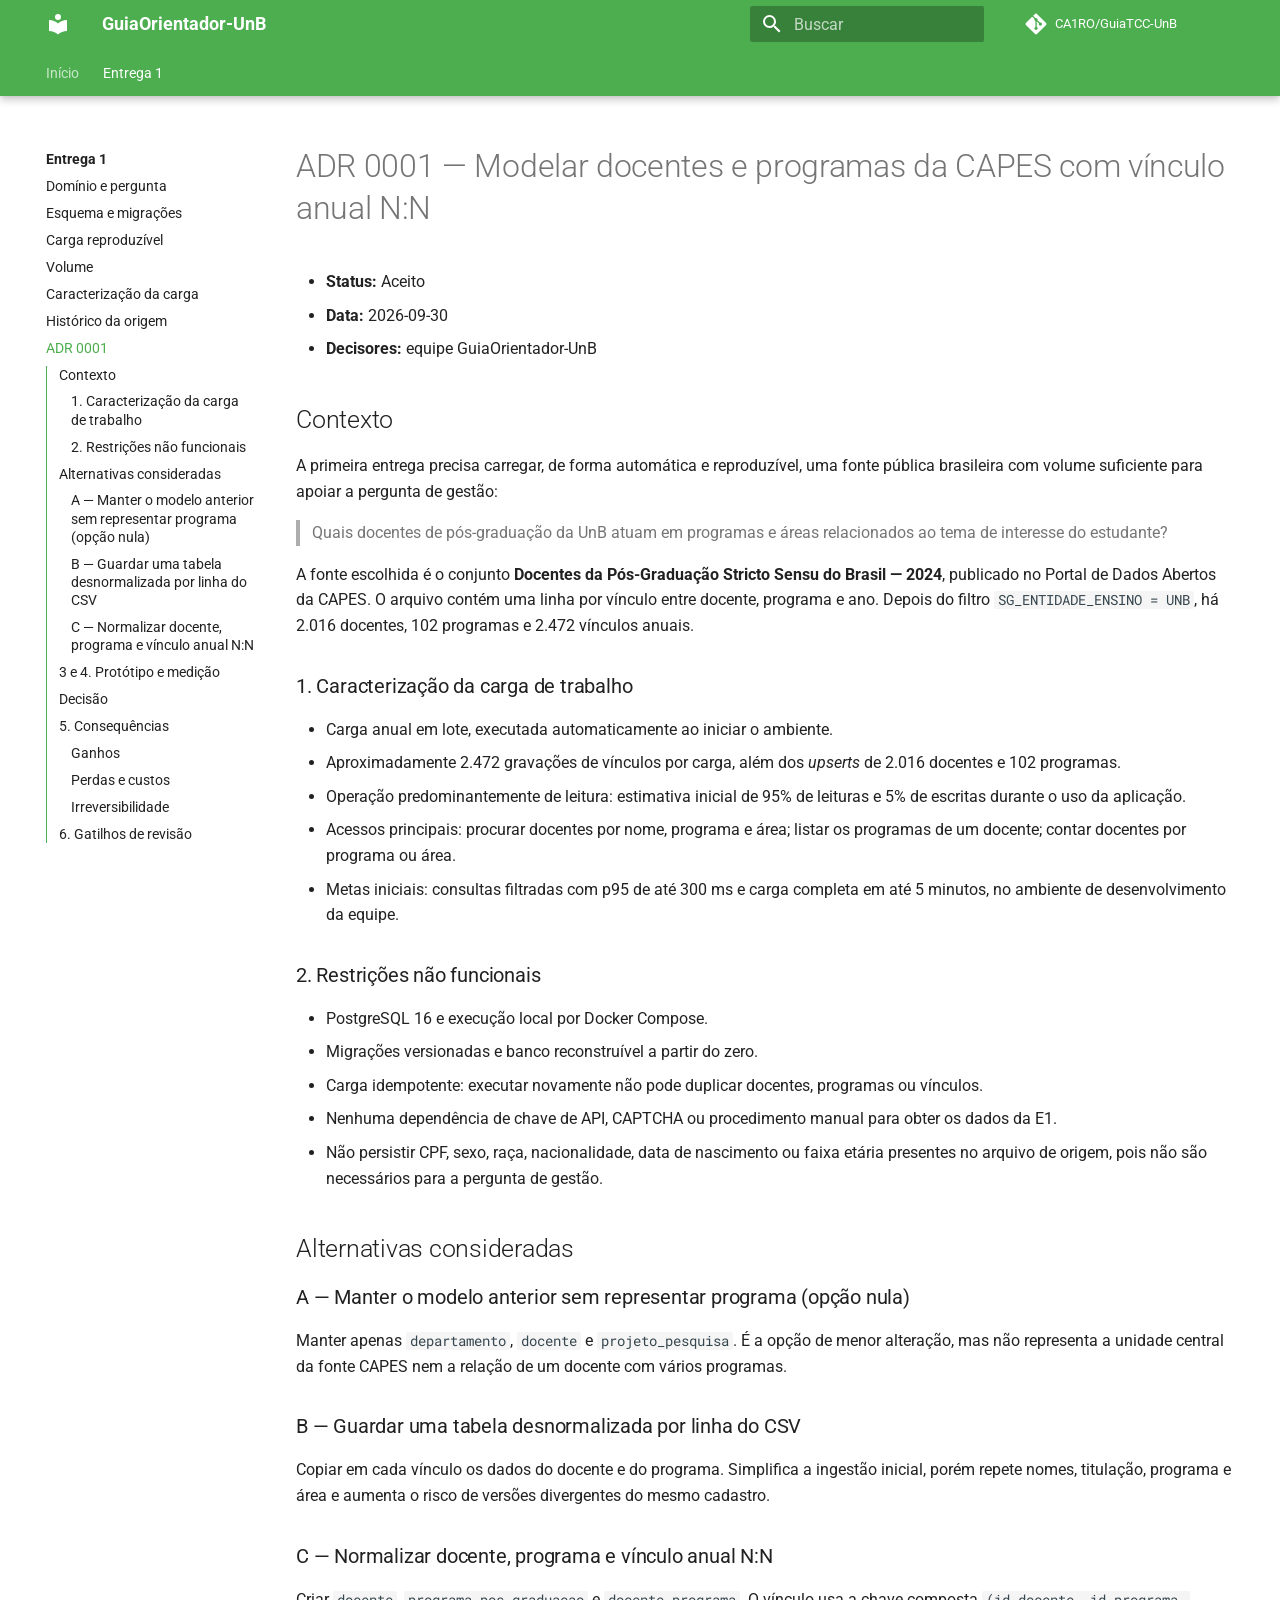
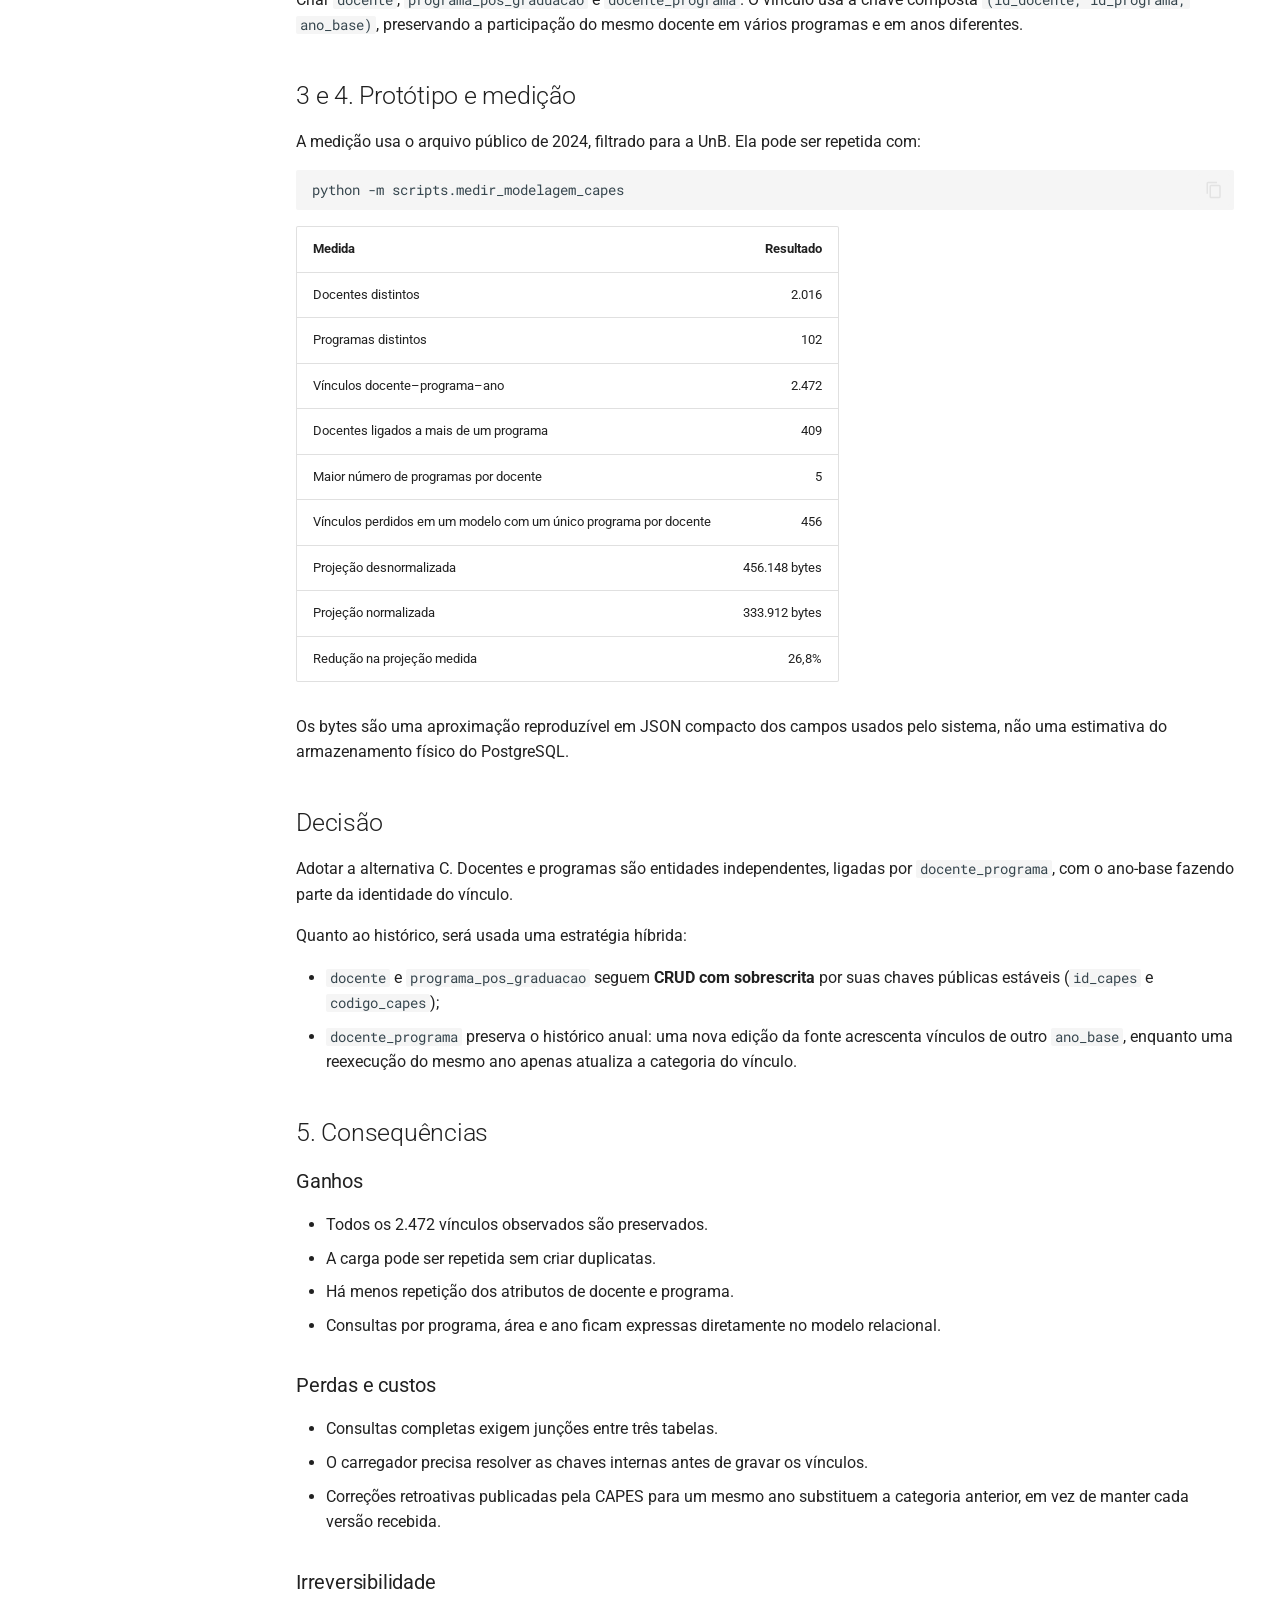
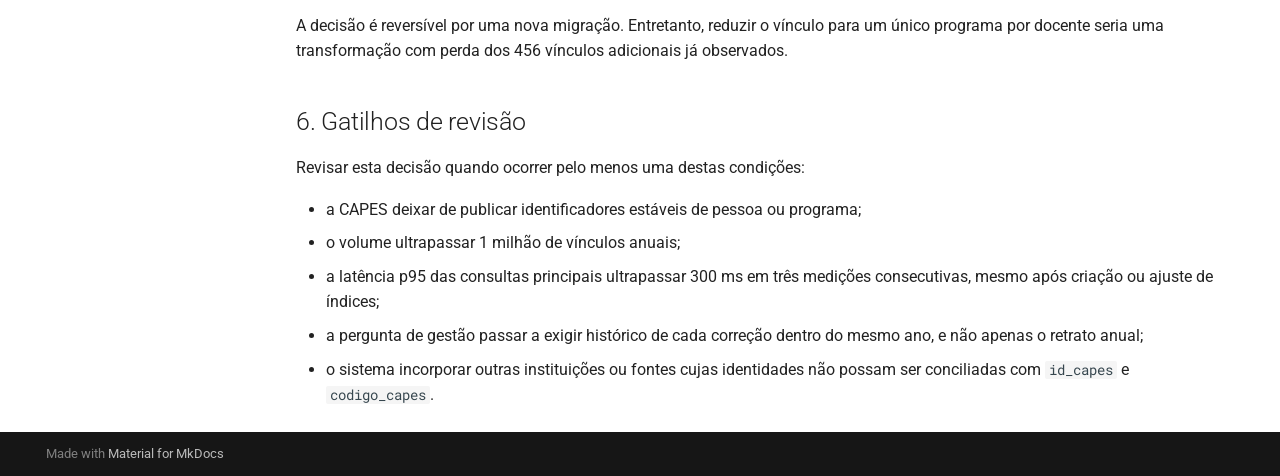
<file: adr/0001-modelar-docentes-e-programas-capes/index.html>
<!doctype html>
<html lang="pt" class="no-js">
  <head>
    
      <meta charset="utf-8">
      <meta name="viewport" content="width=device-width,initial-scale=1">
      
        <meta name="description" content="Documentação da entrega E1 de Sistemas de Banco de Dados 2">
      
      
      
        <link rel="canonical" href="https://ca1ro.github.io/GuiaTCC-UnB/adr/0001-modelar-docentes-e-programas-capes/">
      
      
        <link rel="prev" href="../../e1/06-historico-da-origem/">
      
      
      
        
      
      
      <link rel="icon" href="../../favicon.svg">
      <meta name="generator" content="mkdocs-1.6.1, mkdocs-material-9.7.7">
    
    
      
        <title>ADR 0001 - GuiaOrientador-UnB</title>
      
    
    
      <link rel="stylesheet" href="../../assets/stylesheets/main.ec1eaa64.min.css">
      
        
        <link rel="stylesheet" href="../../assets/stylesheets/palette.ab4e12ef.min.css">
      
      


    
    
      
    
    
      
        
        
        <link rel="preconnect" href="https://fonts.gstatic.com" crossorigin>
        <link rel="stylesheet" href="https://fonts.googleapis.com/css?family=Roboto:300,300i,400,400i,700,700i%7CRoboto+Mono:400,400i,700,700i&display=fallback">
        <style>:root{--md-text-font:"Roboto";--md-code-font:"Roboto Mono"}</style>
      
    
    
    <script>__md_scope=new URL("../..",location),__md_hash=e=>[...e].reduce(((e,_)=>(e<<5)-e+_.charCodeAt(0)),0),__md_get=(e,_=localStorage,t=__md_scope)=>JSON.parse(_.getItem(t.pathname+"."+e)),__md_set=(e,_,t=localStorage,a=__md_scope)=>{try{t.setItem(a.pathname+"."+e,JSON.stringify(_))}catch(e){}}</script>
    
      

    
    
  </head>
  
  
    
    
    
    
    
    <body dir="ltr" data-md-color-scheme="default" data-md-color-primary="green" data-md-color-accent="amber">
  
    
    <input class="md-toggle" data-md-toggle="drawer" type="checkbox" id="__drawer" autocomplete="off">
    <input class="md-toggle" data-md-toggle="search" type="checkbox" id="__search" autocomplete="off">
    <label class="md-overlay" for="__drawer"></label>
    <div data-md-component="skip">
      
        
        <a href="#adr-0001-modelar-docentes-e-programas-da-capes-com-vinculo-anual-nn" class="md-skip">
          Pular para conteúdo
        </a>
      
    </div>
    <div data-md-component="announce">
      
    </div>
    
    
      

  

<header class="md-header md-header--shadow md-header--lifted" data-md-component="header">
  <nav class="md-header__inner md-grid" aria-label="Cabeçalho">
    <a href="../.." title="GuiaOrientador-UnB" class="md-header__button md-logo" aria-label="GuiaOrientador-UnB" data-md-component="logo">
      
  
  <svg xmlns="http://www.w3.org/2000/svg" viewBox="0 0 24 24"><path d="M12 8a3 3 0 0 0 3-3 3 3 0 0 0-3-3 3 3 0 0 0-3 3 3 3 0 0 0 3 3m0 3.54C9.64 9.35 6.5 8 3 8v11c3.5 0 6.64 1.35 9 3.54 2.36-2.19 5.5-3.54 9-3.54V8c-3.5 0-6.64 1.35-9 3.54"/></svg>

    </a>
    <label class="md-header__button md-icon" for="__drawer">
      
      <svg xmlns="http://www.w3.org/2000/svg" viewBox="0 0 24 24"><path d="M3 6h18v2H3zm0 5h18v2H3zm0 5h18v2H3z"/></svg>
    </label>
    <div class="md-header__title" data-md-component="header-title">
      <div class="md-header__ellipsis">
        <div class="md-header__topic">
          <span class="md-ellipsis">
            GuiaOrientador-UnB
          </span>
        </div>
        <div class="md-header__topic" data-md-component="header-topic">
          <span class="md-ellipsis">
            
              ADR 0001
            
          </span>
        </div>
      </div>
    </div>
    
      
    
    
    
    
      
      
        <label class="md-header__button md-icon" for="__search">
          
          <svg xmlns="http://www.w3.org/2000/svg" viewBox="0 0 24 24"><path d="M9.5 3A6.5 6.5 0 0 1 16 9.5c0 1.61-.59 3.09-1.56 4.23l.27.27h.79l5 5-1.5 1.5-5-5v-.79l-.27-.27A6.52 6.52 0 0 1 9.5 16 6.5 6.5 0 0 1 3 9.5 6.5 6.5 0 0 1 9.5 3m0 2C7 5 5 7 5 9.5S7 14 9.5 14 14 12 14 9.5 12 5 9.5 5"/></svg>
        </label>
        <div class="md-search" data-md-component="search" role="dialog">
  <label class="md-search__overlay" for="__search"></label>
  <div class="md-search__inner" role="search">
    <form class="md-search__form" name="search">
      <input type="text" class="md-search__input" name="query" aria-label="Buscar" placeholder="Buscar" autocapitalize="off" autocorrect="off" autocomplete="off" spellcheck="false" data-md-component="search-query" required>
      <label class="md-search__icon md-icon" for="__search">
        
        <svg xmlns="http://www.w3.org/2000/svg" viewBox="0 0 24 24"><path d="M9.5 3A6.5 6.5 0 0 1 16 9.5c0 1.61-.59 3.09-1.56 4.23l.27.27h.79l5 5-1.5 1.5-5-5v-.79l-.27-.27A6.52 6.52 0 0 1 9.5 16 6.5 6.5 0 0 1 3 9.5 6.5 6.5 0 0 1 9.5 3m0 2C7 5 5 7 5 9.5S7 14 9.5 14 14 12 14 9.5 12 5 9.5 5"/></svg>
        
        <svg xmlns="http://www.w3.org/2000/svg" viewBox="0 0 24 24"><path d="M20 11v2H8l5.5 5.5-1.42 1.42L4.16 12l7.92-7.92L13.5 5.5 8 11z"/></svg>
      </label>
      <nav class="md-search__options" aria-label="Pesquisar">
        
        <button type="reset" class="md-search__icon md-icon" title="Limpar" aria-label="Limpar" tabindex="-1">
          
          <svg xmlns="http://www.w3.org/2000/svg" viewBox="0 0 24 24"><path d="M19 6.41 17.59 5 12 10.59 6.41 5 5 6.41 10.59 12 5 17.59 6.41 19 12 13.41 17.59 19 19 17.59 13.41 12z"/></svg>
        </button>
      </nav>
      
    </form>
    <div class="md-search__output">
      <div class="md-search__scrollwrap" tabindex="0" data-md-scrollfix>
        <div class="md-search-result" data-md-component="search-result">
          <div class="md-search-result__meta">
            Inicializando busca
          </div>
          <ol class="md-search-result__list" role="presentation"></ol>
        </div>
      </div>
    </div>
  </div>
</div>
      
    
    
      <div class="md-header__source">
        <a href="https://github.com/CA1RO/GuiaTCC-UnB" title="Ir para repositório" class="md-source" data-md-component="source">
  <div class="md-source__icon md-icon">
    
    <svg xmlns="http://www.w3.org/2000/svg" viewBox="0 0 448 512"><!--! Font Awesome Free 7.1.0 by @fontawesome - https://fontawesome.com License - https://fontawesome.com/license/free (Icons: CC BY 4.0, Fonts: SIL OFL 1.1, Code: MIT License) Copyright 2025 Fonticons, Inc.--><path d="M439.6 236.1 244 40.5c-5.4-5.5-12.8-8.5-20.4-8.5s-15 3-20.4 8.4L162.5 81l51.5 51.5c27.1-9.1 52.7 16.8 43.4 43.7l49.7 49.7c34.2-11.8 61.2 31 35.5 56.7-26.5 26.5-70.2-2.9-56-37.3L240.3 199v121.9c25.3 12.5 22.3 41.8 9.1 55-6.4 6.4-15.2 10.1-24.3 10.1s-17.8-3.6-24.3-10.1c-17.6-17.6-11.1-46.9 11.2-56v-123c-20.8-8.5-24.6-30.7-18.6-45L142.6 101 8.5 235.1C3 240.6 0 247.9 0 255.5s3 15 8.5 20.4l195.6 195.7c5.4 5.4 12.7 8.4 20.4 8.4s15-3 20.4-8.4l194.7-194.7c5.4-5.4 8.4-12.8 8.4-20.4s-3-15-8.4-20.4"/></svg>
  </div>
  <div class="md-source__repository">
    CA1RO/GuiaTCC-UnB
  </div>
</a>
      </div>
    
  </nav>
  
    
      
<nav class="md-tabs" aria-label="Abas" data-md-component="tabs">
  <div class="md-grid">
    <ul class="md-tabs__list">
      
        
  
  
  
  
    <li class="md-tabs__item">
      <a href="../.." class="md-tabs__link">
        
  
  
    
  
  Início

      </a>
    </li>
  

      
        
  
  
  
    
  
  
    
    
      <li class="md-tabs__item md-tabs__item--active">
        <a href="../../e1/" class="md-tabs__link">
          
  
  
    
  
  Entrega 1

        </a>
      </li>
    
  

      
    </ul>
  </div>
</nav>
    
  
</header>
    
    <div class="md-container" data-md-component="container">
      
      
        
      
      <main class="md-main" data-md-component="main">
        <div class="md-main__inner md-grid">
          
            
              
              <div class="md-sidebar md-sidebar--primary" data-md-component="sidebar" data-md-type="navigation" >
                <div class="md-sidebar__scrollwrap">
                  <div class="md-sidebar__inner">
                    


  


  

<nav class="md-nav md-nav--primary md-nav--lifted md-nav--integrated" aria-label="Navegação" data-md-level="0">
  <label class="md-nav__title" for="__drawer">
    <a href="../.." title="GuiaOrientador-UnB" class="md-nav__button md-logo" aria-label="GuiaOrientador-UnB" data-md-component="logo">
      
  
  <svg xmlns="http://www.w3.org/2000/svg" viewBox="0 0 24 24"><path d="M12 8a3 3 0 0 0 3-3 3 3 0 0 0-3-3 3 3 0 0 0-3 3 3 3 0 0 0 3 3m0 3.54C9.64 9.35 6.5 8 3 8v11c3.5 0 6.64 1.35 9 3.54 2.36-2.19 5.5-3.54 9-3.54V8c-3.5 0-6.64 1.35-9 3.54"/></svg>

    </a>
    GuiaOrientador-UnB
  </label>
  
    <div class="md-nav__source">
      <a href="https://github.com/CA1RO/GuiaTCC-UnB" title="Ir para repositório" class="md-source" data-md-component="source">
  <div class="md-source__icon md-icon">
    
    <svg xmlns="http://www.w3.org/2000/svg" viewBox="0 0 448 512"><!--! Font Awesome Free 7.1.0 by @fontawesome - https://fontawesome.com License - https://fontawesome.com/license/free (Icons: CC BY 4.0, Fonts: SIL OFL 1.1, Code: MIT License) Copyright 2025 Fonticons, Inc.--><path d="M439.6 236.1 244 40.5c-5.4-5.5-12.8-8.5-20.4-8.5s-15 3-20.4 8.4L162.5 81l51.5 51.5c27.1-9.1 52.7 16.8 43.4 43.7l49.7 49.7c34.2-11.8 61.2 31 35.5 56.7-26.5 26.5-70.2-2.9-56-37.3L240.3 199v121.9c25.3 12.5 22.3 41.8 9.1 55-6.4 6.4-15.2 10.1-24.3 10.1s-17.8-3.6-24.3-10.1c-17.6-17.6-11.1-46.9 11.2-56v-123c-20.8-8.5-24.6-30.7-18.6-45L142.6 101 8.5 235.1C3 240.6 0 247.9 0 255.5s3 15 8.5 20.4l195.6 195.7c5.4 5.4 12.7 8.4 20.4 8.4s15-3 20.4-8.4l194.7-194.7c5.4-5.4 8.4-12.8 8.4-20.4s-3-15-8.4-20.4"/></svg>
  </div>
  <div class="md-source__repository">
    CA1RO/GuiaTCC-UnB
  </div>
</a>
    </div>
  
  <ul class="md-nav__list" data-md-scrollfix>
    
      
      
  
  
  
  
    <li class="md-nav__item">
      <a href="../.." class="md-nav__link">
        
  
  
  <span class="md-ellipsis">
    
  
    Início
  

    
  </span>
  
  

      </a>
    </li>
  

    
      
      
  
  
    
  
  
  
    
    
      
        
          
        
      
        
      
        
      
        
      
        
      
        
      
        
      
        
      
    
    
    
      
        
        
      
      
        
      
    
    
    <li class="md-nav__item md-nav__item--active md-nav__item--section md-nav__item--nested">
      
        
        
        <input class="md-nav__toggle md-toggle " type="checkbox" id="__nav_2" checked>
        
          
          <div class="md-nav__link md-nav__container">
            <a href="../../e1/" class="md-nav__link ">
              
  
  
  <span class="md-ellipsis">
    
  
    Entrega 1
  

    
  </span>
  
  

            </a>
            
              
              <label class="md-nav__link " for="__nav_2" id="__nav_2_label" tabindex="">
                <span class="md-nav__icon md-icon"></span>
              </label>
            
          </div>
        
        <nav class="md-nav" data-md-level="1" aria-labelledby="__nav_2_label" aria-expanded="true">
          <label class="md-nav__title" for="__nav_2">
            <span class="md-nav__icon md-icon"></span>
            
  
    Entrega 1
  

          </label>
          <ul class="md-nav__list" data-md-scrollfix>
            
              
            
              
                
  
  
  
  
    <li class="md-nav__item">
      <a href="../../e1/01-dominio-e-pergunta/" class="md-nav__link">
        
  
  
  <span class="md-ellipsis">
    
  
    Domínio e pergunta
  

    
  </span>
  
  

      </a>
    </li>
  

              
            
              
                
  
  
  
  
    <li class="md-nav__item">
      <a href="../../e1/02-esquema-e-migracoes/" class="md-nav__link">
        
  
  
  <span class="md-ellipsis">
    
  
    Esquema e migrações
  

    
  </span>
  
  

      </a>
    </li>
  

              
            
              
                
  
  
  
  
    <li class="md-nav__item">
      <a href="../../e1/03-carga-reprodutivel/" class="md-nav__link">
        
  
  
  <span class="md-ellipsis">
    
  
    Carga reproduzível
  

    
  </span>
  
  

      </a>
    </li>
  

              
            
              
                
  
  
  
  
    <li class="md-nav__item">
      <a href="../../e1/04-volume/" class="md-nav__link">
        
  
  
  <span class="md-ellipsis">
    
  
    Volume
  

    
  </span>
  
  

      </a>
    </li>
  

              
            
              
                
  
  
  
  
    <li class="md-nav__item">
      <a href="../../e1/05-caracterizacao-da-carga/" class="md-nav__link">
        
  
  
  <span class="md-ellipsis">
    
  
    Caracterização da carga
  

    
  </span>
  
  

      </a>
    </li>
  

              
            
              
                
  
  
  
  
    <li class="md-nav__item">
      <a href="../../e1/06-historico-da-origem/" class="md-nav__link">
        
  
  
  <span class="md-ellipsis">
    
  
    Histórico da origem
  

    
  </span>
  
  

      </a>
    </li>
  

              
            
              
                
  
  
    
  
  
  
    <li class="md-nav__item md-nav__item--active">
      
      <input class="md-nav__toggle md-toggle" type="checkbox" id="__toc">
      
      
        
      
      
        <label class="md-nav__link md-nav__link--active" for="__toc">
          
  
  
  <span class="md-ellipsis">
    
  
    ADR 0001
  

    
  </span>
  
  

          <span class="md-nav__icon md-icon"></span>
        </label>
      
      <a href="./" class="md-nav__link md-nav__link--active">
        
  
  
  <span class="md-ellipsis">
    
  
    ADR 0001
  

    
  </span>
  
  

      </a>
      
        

<nav class="md-nav md-nav--secondary" aria-label="Índice">
  
  
  
    
  
  
    <label class="md-nav__title" for="__toc">
      <span class="md-nav__icon md-icon"></span>
      Índice
    </label>
    <ul class="md-nav__list" data-md-component="toc" data-md-scrollfix>
      
        <li class="md-nav__item">
  <a href="#contexto" class="md-nav__link">
    <span class="md-ellipsis">
      
        Contexto
      
    </span>
  </a>
  
    <nav class="md-nav" aria-label="Contexto">
      <ul class="md-nav__list">
        
          <li class="md-nav__item">
  <a href="#1-caracterizacao-da-carga-de-trabalho" class="md-nav__link">
    <span class="md-ellipsis">
      
        1. Caracterização da carga de trabalho
      
    </span>
  </a>
  
</li>
        
          <li class="md-nav__item">
  <a href="#2-restricoes-nao-funcionais" class="md-nav__link">
    <span class="md-ellipsis">
      
        2. Restrições não funcionais
      
    </span>
  </a>
  
</li>
        
      </ul>
    </nav>
  
</li>
      
        <li class="md-nav__item">
  <a href="#alternativas-consideradas" class="md-nav__link">
    <span class="md-ellipsis">
      
        Alternativas consideradas
      
    </span>
  </a>
  
    <nav class="md-nav" aria-label="Alternativas consideradas">
      <ul class="md-nav__list">
        
          <li class="md-nav__item">
  <a href="#a-manter-o-modelo-anterior-sem-representar-programa-opcao-nula" class="md-nav__link">
    <span class="md-ellipsis">
      
        A — Manter o modelo anterior sem representar programa (opção nula)
      
    </span>
  </a>
  
</li>
        
          <li class="md-nav__item">
  <a href="#b-guardar-uma-tabela-desnormalizada-por-linha-do-csv" class="md-nav__link">
    <span class="md-ellipsis">
      
        B — Guardar uma tabela desnormalizada por linha do CSV
      
    </span>
  </a>
  
</li>
        
          <li class="md-nav__item">
  <a href="#c-normalizar-docente-programa-e-vinculo-anual-nn" class="md-nav__link">
    <span class="md-ellipsis">
      
        C — Normalizar docente, programa e vínculo anual N:N
      
    </span>
  </a>
  
</li>
        
      </ul>
    </nav>
  
</li>
      
        <li class="md-nav__item">
  <a href="#3-e-4-prototipo-e-medicao" class="md-nav__link">
    <span class="md-ellipsis">
      
        3 e 4. Protótipo e medição
      
    </span>
  </a>
  
</li>
      
        <li class="md-nav__item">
  <a href="#decisao" class="md-nav__link">
    <span class="md-ellipsis">
      
        Decisão
      
    </span>
  </a>
  
</li>
      
        <li class="md-nav__item">
  <a href="#5-consequencias" class="md-nav__link">
    <span class="md-ellipsis">
      
        5. Consequências
      
    </span>
  </a>
  
    <nav class="md-nav" aria-label="5. Consequências">
      <ul class="md-nav__list">
        
          <li class="md-nav__item">
  <a href="#ganhos" class="md-nav__link">
    <span class="md-ellipsis">
      
        Ganhos
      
    </span>
  </a>
  
</li>
        
          <li class="md-nav__item">
  <a href="#perdas-e-custos" class="md-nav__link">
    <span class="md-ellipsis">
      
        Perdas e custos
      
    </span>
  </a>
  
</li>
        
          <li class="md-nav__item">
  <a href="#irreversibilidade" class="md-nav__link">
    <span class="md-ellipsis">
      
        Irreversibilidade
      
    </span>
  </a>
  
</li>
        
      </ul>
    </nav>
  
</li>
      
        <li class="md-nav__item">
  <a href="#6-gatilhos-de-revisao" class="md-nav__link">
    <span class="md-ellipsis">
      
        6. Gatilhos de revisão
      
    </span>
  </a>
  
</li>
      
    </ul>
  
</nav>
      
    </li>
  

              
            
          </ul>
        </nav>
      
    </li>
  

    
  </ul>
</nav>
                  </div>
                </div>
              </div>
            
            
          
          
            <div class="md-content" data-md-component="content">
              
              <article class="md-content__inner md-typeset">
                
                  


  
  


<h1 id="adr-0001-modelar-docentes-e-programas-da-capes-com-vinculo-anual-nn">ADR 0001 — Modelar docentes e programas da CAPES com vínculo anual N:N</h1>
<ul>
<li><strong>Status:</strong> Aceito</li>
<li><strong>Data:</strong> 2026-09-30</li>
<li><strong>Decisores:</strong> equipe GuiaOrientador-UnB</li>
</ul>
<h2 id="contexto">Contexto</h2>
<p>A primeira entrega precisa carregar, de forma automática e reproduzível, uma fonte pública brasileira com volume suficiente para apoiar a pergunta de gestão:</p>
<blockquote>
<p>Quais docentes de pós-graduação da UnB atuam em programas e áreas relacionados ao tema de interesse do estudante?</p>
</blockquote>
<p>A fonte escolhida é o conjunto <strong>Docentes da Pós-Graduação Stricto Sensu do Brasil — 2024</strong>, publicado no Portal de Dados Abertos da CAPES. O arquivo contém uma linha por vínculo entre docente, programa e ano. Depois do filtro <code>SG_ENTIDADE_ENSINO = UNB</code>, há 2.016 docentes, 102 programas e 2.472 vínculos anuais.</p>
<h3 id="1-caracterizacao-da-carga-de-trabalho">1. Caracterização da carga de trabalho</h3>
<ul>
<li>Carga anual em lote, executada automaticamente ao iniciar o ambiente.</li>
<li>Aproximadamente 2.472 gravações de vínculos por carga, além dos <em>upserts</em> de 2.016 docentes e 102 programas.</li>
<li>Operação predominantemente de leitura: estimativa inicial de 95% de leituras e 5% de escritas durante o uso da aplicação.</li>
<li>Acessos principais: procurar docentes por nome, programa e área; listar os programas de um docente; contar docentes por programa ou área.</li>
<li>Metas iniciais: consultas filtradas com p95 de até 300 ms e carga completa em até 5 minutos, no ambiente de desenvolvimento da equipe.</li>
</ul>
<h3 id="2-restricoes-nao-funcionais">2. Restrições não funcionais</h3>
<ul>
<li>PostgreSQL 16 e execução local por Docker Compose.</li>
<li>Migrações versionadas e banco reconstruível a partir do zero.</li>
<li>Carga idempotente: executar novamente não pode duplicar docentes, programas ou vínculos.</li>
<li>Nenhuma dependência de chave de API, CAPTCHA ou procedimento manual para obter os dados da E1.</li>
<li>Não persistir CPF, sexo, raça, nacionalidade, data de nascimento ou faixa etária presentes no arquivo de origem, pois não são necessários para a pergunta de gestão.</li>
</ul>
<h2 id="alternativas-consideradas">Alternativas consideradas</h2>
<h3 id="a-manter-o-modelo-anterior-sem-representar-programa-opcao-nula">A — Manter o modelo anterior sem representar programa (opção nula)</h3>
<p>Manter apenas <code>departamento</code>, <code>docente</code> e <code>projeto_pesquisa</code>. É a opção de menor alteração, mas não representa a unidade central da fonte CAPES nem a relação de um docente com vários programas.</p>
<h3 id="b-guardar-uma-tabela-desnormalizada-por-linha-do-csv">B — Guardar uma tabela desnormalizada por linha do CSV</h3>
<p>Copiar em cada vínculo os dados do docente e do programa. Simplifica a ingestão inicial, porém repete nomes, titulação, programa e área e aumenta o risco de versões divergentes do mesmo cadastro.</p>
<h3 id="c-normalizar-docente-programa-e-vinculo-anual-nn">C — Normalizar docente, programa e vínculo anual N:N</h3>
<p>Criar <code>docente</code>, <code>programa_pos_graduacao</code> e <code>docente_programa</code>. O vínculo usa a chave composta <code>(id_docente, id_programa, ano_base)</code>, preservando a participação do mesmo docente em vários programas e em anos diferentes.</p>
<h2 id="3-e-4-prototipo-e-medicao">3 e 4. Protótipo e medição</h2>
<p>A medição usa o arquivo público de 2024, filtrado para a UnB. Ela pode ser repetida com:</p>
<pre><code class="language-bash">python -m scripts.medir_modelagem_capes
</code></pre>
<table>
<thead>
<tr>
<th>Medida</th>
<th style="text-align: right;">Resultado</th>
</tr>
</thead>
<tbody>
<tr>
<td>Docentes distintos</td>
<td style="text-align: right;">2.016</td>
</tr>
<tr>
<td>Programas distintos</td>
<td style="text-align: right;">102</td>
</tr>
<tr>
<td>Vínculos docente–programa–ano</td>
<td style="text-align: right;">2.472</td>
</tr>
<tr>
<td>Docentes ligados a mais de um programa</td>
<td style="text-align: right;">409</td>
</tr>
<tr>
<td>Maior número de programas por docente</td>
<td style="text-align: right;">5</td>
</tr>
<tr>
<td>Vínculos perdidos em um modelo com um único programa por docente</td>
<td style="text-align: right;">456</td>
</tr>
<tr>
<td>Projeção desnormalizada</td>
<td style="text-align: right;">456.148 bytes</td>
</tr>
<tr>
<td>Projeção normalizada</td>
<td style="text-align: right;">333.912 bytes</td>
</tr>
<tr>
<td>Redução na projeção medida</td>
<td style="text-align: right;">26,8%</td>
</tr>
</tbody>
</table>
<p>Os bytes são uma aproximação reproduzível em JSON compacto dos campos usados pelo sistema, não uma estimativa do armazenamento físico do PostgreSQL.</p>
<h2 id="decisao">Decisão</h2>
<p>Adotar a alternativa C. Docentes e programas são entidades independentes, ligadas por <code>docente_programa</code>, com o ano-base fazendo parte da identidade do vínculo.</p>
<p>Quanto ao histórico, será usada uma estratégia híbrida:</p>
<ul>
<li><code>docente</code> e <code>programa_pos_graduacao</code> seguem <strong>CRUD com sobrescrita</strong> por suas chaves públicas estáveis (<code>id_capes</code> e <code>codigo_capes</code>);</li>
<li><code>docente_programa</code> preserva o histórico anual: uma nova edição da fonte acrescenta vínculos de outro <code>ano_base</code>, enquanto uma reexecução do mesmo ano apenas atualiza a categoria do vínculo.</li>
</ul>
<h2 id="5-consequencias">5. Consequências</h2>
<h3 id="ganhos">Ganhos</h3>
<ul>
<li>Todos os 2.472 vínculos observados são preservados.</li>
<li>A carga pode ser repetida sem criar duplicatas.</li>
<li>Há menos repetição dos atributos de docente e programa.</li>
<li>Consultas por programa, área e ano ficam expressas diretamente no modelo relacional.</li>
</ul>
<h3 id="perdas-e-custos">Perdas e custos</h3>
<ul>
<li>Consultas completas exigem junções entre três tabelas.</li>
<li>O carregador precisa resolver as chaves internas antes de gravar os vínculos.</li>
<li>Correções retroativas publicadas pela CAPES para um mesmo ano substituem a categoria anterior, em vez de manter cada versão recebida.</li>
</ul>
<h3 id="irreversibilidade">Irreversibilidade</h3>
<p>A decisão é reversível por uma nova migração. Entretanto, reduzir o vínculo para um único programa por docente seria uma transformação com perda dos 456 vínculos adicionais já observados.</p>
<h2 id="6-gatilhos-de-revisao">6. Gatilhos de revisão</h2>
<p>Revisar esta decisão quando ocorrer pelo menos uma destas condições:</p>
<ul>
<li>a CAPES deixar de publicar identificadores estáveis de pessoa ou programa;</li>
<li>o volume ultrapassar 1 milhão de vínculos anuais;</li>
<li>a latência p95 das consultas principais ultrapassar 300 ms em três medições consecutivas, mesmo após criação ou ajuste de índices;</li>
<li>a pergunta de gestão passar a exigir histórico de cada correção dentro do mesmo ano, e não apenas o retrato anual;</li>
<li>o sistema incorporar outras instituições ou fontes cujas identidades não possam ser conciliadas com <code>id_capes</code> e <code>codigo_capes</code>.</li>
</ul>












                
              </article>
            </div>
          
          
<script>var target=document.getElementById(location.hash.slice(1));target&&target.name&&(target.checked=target.name.startsWith("__tabbed_"))</script>
        </div>
        
          <button type="button" class="md-top md-icon" data-md-component="top" hidden>
  
  <svg xmlns="http://www.w3.org/2000/svg" viewBox="0 0 24 24"><path d="M13 20h-2V8l-5.5 5.5-1.42-1.42L12 4.16l7.92 7.92-1.42 1.42L13 8z"/></svg>
  Voltar para o topo
</button>
        
      </main>
      
        <footer class="md-footer">
  
  <div class="md-footer-meta md-typeset">
    <div class="md-footer-meta__inner md-grid">
      <div class="md-copyright">
  
  
    Made with
    <a href="https://squidfunk.github.io/mkdocs-material/" target="_blank" rel="noopener">
      Material for MkDocs
    </a>
  
</div>
      
    </div>
  </div>
</footer>
      
    </div>
    <div class="md-dialog" data-md-component="dialog">
      <div class="md-dialog__inner md-typeset"></div>
    </div>
    
    
    
      
      
      <script id="__config" type="application/json">{"annotate": null, "base": "../..", "features": ["navigation.tabs", "navigation.tabs.sticky", "navigation.sections", "navigation.indexes", "navigation.top", "toc.integrate", "content.code.copy"], "search": "../../assets/javascripts/workers/search.2c215733.min.js", "tags": null, "translations": {"clipboard.copied": "Copiado para \u00e1rea de transfer\u00eancia", "clipboard.copy": "Copiar para \u00e1rea de transfer\u00eancia", "search.result.more.one": "mais 1 nesta p\u00e1gina", "search.result.more.other": "# mais nesta p\u00e1gina", "search.result.none": "Nenhum documento encontrado", "search.result.one": "1 documento encontrado", "search.result.other": "# documentos encontrados", "search.result.placeholder": "Digite para iniciar a busca", "search.result.term.missing": "Ausente", "select.version": "Selecione a vers\u00e3o"}, "version": null}</script>
    
    
      <script src="../../assets/javascripts/bundle.d7400e89.min.js"></script>
      
    
  </body>
</html>
</file>
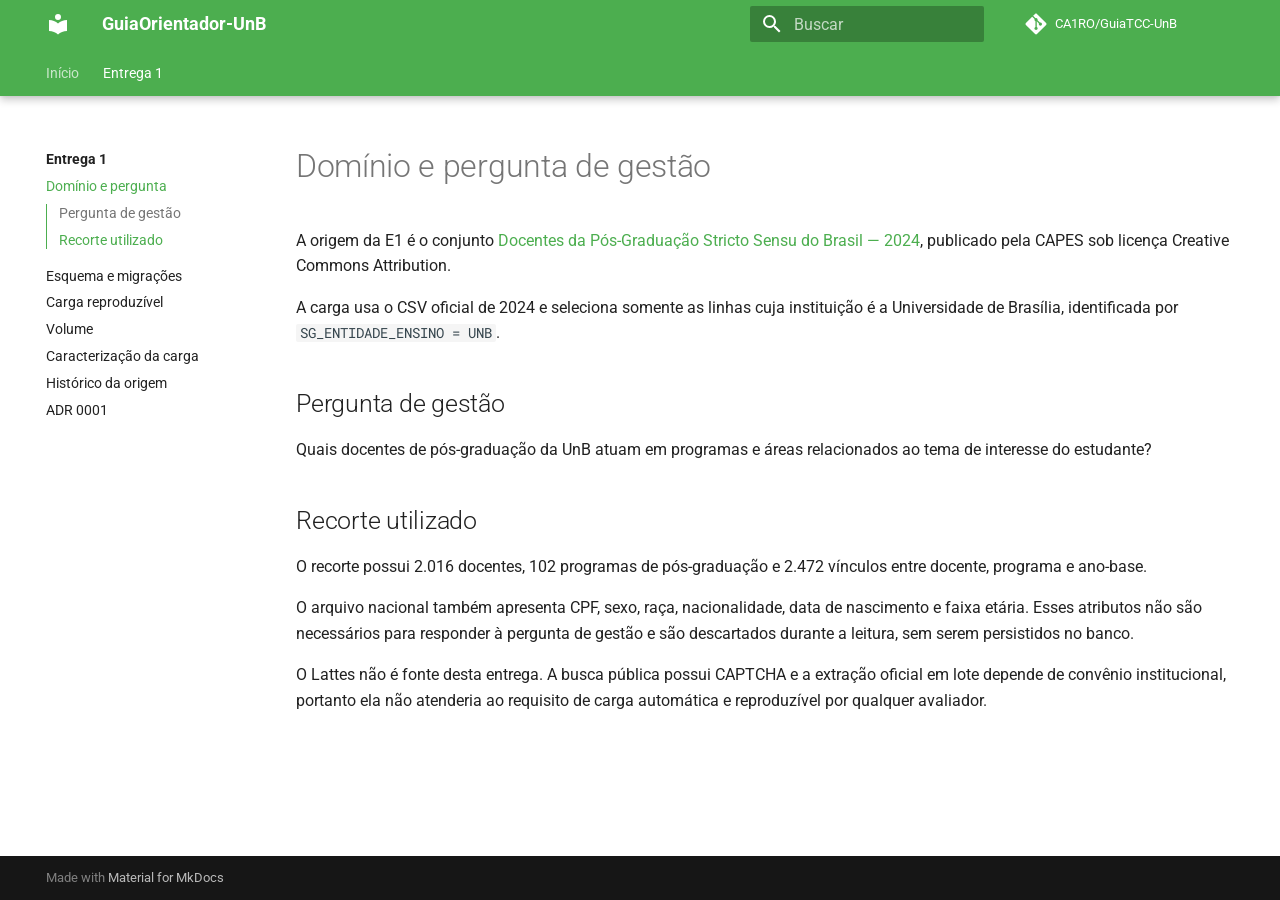
<file: e1/01-dominio-e-pergunta/index.html>
<!doctype html>
<html lang="pt" class="no-js">
  <head>
    
      <meta charset="utf-8">
      <meta name="viewport" content="width=device-width,initial-scale=1">
      
        <meta name="description" content="Documentação da entrega E1 de Sistemas de Banco de Dados 2">
      
      
      
        <link rel="canonical" href="https://ca1ro.github.io/GuiaTCC-UnB/e1/01-dominio-e-pergunta/">
      
      
        <link rel="prev" href="../">
      
      
        <link rel="next" href="../02-esquema-e-migracoes/">
      
      
        
      
      
      <link rel="icon" href="../../favicon.svg">
      <meta name="generator" content="mkdocs-1.6.1, mkdocs-material-9.7.7">
    
    
      
        <title>Domínio e pergunta - GuiaOrientador-UnB</title>
      
    
    
      <link rel="stylesheet" href="../../assets/stylesheets/main.ec1eaa64.min.css">
      
        
        <link rel="stylesheet" href="../../assets/stylesheets/palette.ab4e12ef.min.css">
      
      


    
    
      
    
    
      
        
        
        <link rel="preconnect" href="https://fonts.gstatic.com" crossorigin>
        <link rel="stylesheet" href="https://fonts.googleapis.com/css?family=Roboto:300,300i,400,400i,700,700i%7CRoboto+Mono:400,400i,700,700i&display=fallback">
        <style>:root{--md-text-font:"Roboto";--md-code-font:"Roboto Mono"}</style>
      
    
    
    <script>__md_scope=new URL("../..",location),__md_hash=e=>[...e].reduce(((e,_)=>(e<<5)-e+_.charCodeAt(0)),0),__md_get=(e,_=localStorage,t=__md_scope)=>JSON.parse(_.getItem(t.pathname+"."+e)),__md_set=(e,_,t=localStorage,a=__md_scope)=>{try{t.setItem(a.pathname+"."+e,JSON.stringify(_))}catch(e){}}</script>
    
      

    
    
  </head>
  
  
    
    
    
    
    
    <body dir="ltr" data-md-color-scheme="default" data-md-color-primary="green" data-md-color-accent="amber">
  
    
    <input class="md-toggle" data-md-toggle="drawer" type="checkbox" id="__drawer" autocomplete="off">
    <input class="md-toggle" data-md-toggle="search" type="checkbox" id="__search" autocomplete="off">
    <label class="md-overlay" for="__drawer"></label>
    <div data-md-component="skip">
      
        
        <a href="#dominio-e-pergunta-de-gestao" class="md-skip">
          Pular para conteúdo
        </a>
      
    </div>
    <div data-md-component="announce">
      
    </div>
    
    
      

  

<header class="md-header md-header--shadow md-header--lifted" data-md-component="header">
  <nav class="md-header__inner md-grid" aria-label="Cabeçalho">
    <a href="../.." title="GuiaOrientador-UnB" class="md-header__button md-logo" aria-label="GuiaOrientador-UnB" data-md-component="logo">
      
  
  <svg xmlns="http://www.w3.org/2000/svg" viewBox="0 0 24 24"><path d="M12 8a3 3 0 0 0 3-3 3 3 0 0 0-3-3 3 3 0 0 0-3 3 3 3 0 0 0 3 3m0 3.54C9.64 9.35 6.5 8 3 8v11c3.5 0 6.64 1.35 9 3.54 2.36-2.19 5.5-3.54 9-3.54V8c-3.5 0-6.64 1.35-9 3.54"/></svg>

    </a>
    <label class="md-header__button md-icon" for="__drawer">
      
      <svg xmlns="http://www.w3.org/2000/svg" viewBox="0 0 24 24"><path d="M3 6h18v2H3zm0 5h18v2H3zm0 5h18v2H3z"/></svg>
    </label>
    <div class="md-header__title" data-md-component="header-title">
      <div class="md-header__ellipsis">
        <div class="md-header__topic">
          <span class="md-ellipsis">
            GuiaOrientador-UnB
          </span>
        </div>
        <div class="md-header__topic" data-md-component="header-topic">
          <span class="md-ellipsis">
            
              Domínio e pergunta
            
          </span>
        </div>
      </div>
    </div>
    
      
    
    
    
    
      
      
        <label class="md-header__button md-icon" for="__search">
          
          <svg xmlns="http://www.w3.org/2000/svg" viewBox="0 0 24 24"><path d="M9.5 3A6.5 6.5 0 0 1 16 9.5c0 1.61-.59 3.09-1.56 4.23l.27.27h.79l5 5-1.5 1.5-5-5v-.79l-.27-.27A6.52 6.52 0 0 1 9.5 16 6.5 6.5 0 0 1 3 9.5 6.5 6.5 0 0 1 9.5 3m0 2C7 5 5 7 5 9.5S7 14 9.5 14 14 12 14 9.5 12 5 9.5 5"/></svg>
        </label>
        <div class="md-search" data-md-component="search" role="dialog">
  <label class="md-search__overlay" for="__search"></label>
  <div class="md-search__inner" role="search">
    <form class="md-search__form" name="search">
      <input type="text" class="md-search__input" name="query" aria-label="Buscar" placeholder="Buscar" autocapitalize="off" autocorrect="off" autocomplete="off" spellcheck="false" data-md-component="search-query" required>
      <label class="md-search__icon md-icon" for="__search">
        
        <svg xmlns="http://www.w3.org/2000/svg" viewBox="0 0 24 24"><path d="M9.5 3A6.5 6.5 0 0 1 16 9.5c0 1.61-.59 3.09-1.56 4.23l.27.27h.79l5 5-1.5 1.5-5-5v-.79l-.27-.27A6.52 6.52 0 0 1 9.5 16 6.5 6.5 0 0 1 3 9.5 6.5 6.5 0 0 1 9.5 3m0 2C7 5 5 7 5 9.5S7 14 9.5 14 14 12 14 9.5 12 5 9.5 5"/></svg>
        
        <svg xmlns="http://www.w3.org/2000/svg" viewBox="0 0 24 24"><path d="M20 11v2H8l5.5 5.5-1.42 1.42L4.16 12l7.92-7.92L13.5 5.5 8 11z"/></svg>
      </label>
      <nav class="md-search__options" aria-label="Pesquisar">
        
        <button type="reset" class="md-search__icon md-icon" title="Limpar" aria-label="Limpar" tabindex="-1">
          
          <svg xmlns="http://www.w3.org/2000/svg" viewBox="0 0 24 24"><path d="M19 6.41 17.59 5 12 10.59 6.41 5 5 6.41 10.59 12 5 17.59 6.41 19 12 13.41 17.59 19 19 17.59 13.41 12z"/></svg>
        </button>
      </nav>
      
    </form>
    <div class="md-search__output">
      <div class="md-search__scrollwrap" tabindex="0" data-md-scrollfix>
        <div class="md-search-result" data-md-component="search-result">
          <div class="md-search-result__meta">
            Inicializando busca
          </div>
          <ol class="md-search-result__list" role="presentation"></ol>
        </div>
      </div>
    </div>
  </div>
</div>
      
    
    
      <div class="md-header__source">
        <a href="https://github.com/CA1RO/GuiaTCC-UnB" title="Ir para repositório" class="md-source" data-md-component="source">
  <div class="md-source__icon md-icon">
    
    <svg xmlns="http://www.w3.org/2000/svg" viewBox="0 0 448 512"><!--! Font Awesome Free 7.1.0 by @fontawesome - https://fontawesome.com License - https://fontawesome.com/license/free (Icons: CC BY 4.0, Fonts: SIL OFL 1.1, Code: MIT License) Copyright 2025 Fonticons, Inc.--><path d="M439.6 236.1 244 40.5c-5.4-5.5-12.8-8.5-20.4-8.5s-15 3-20.4 8.4L162.5 81l51.5 51.5c27.1-9.1 52.7 16.8 43.4 43.7l49.7 49.7c34.2-11.8 61.2 31 35.5 56.7-26.5 26.5-70.2-2.9-56-37.3L240.3 199v121.9c25.3 12.5 22.3 41.8 9.1 55-6.4 6.4-15.2 10.1-24.3 10.1s-17.8-3.6-24.3-10.1c-17.6-17.6-11.1-46.9 11.2-56v-123c-20.8-8.5-24.6-30.7-18.6-45L142.6 101 8.5 235.1C3 240.6 0 247.9 0 255.5s3 15 8.5 20.4l195.6 195.7c5.4 5.4 12.7 8.4 20.4 8.4s15-3 20.4-8.4l194.7-194.7c5.4-5.4 8.4-12.8 8.4-20.4s-3-15-8.4-20.4"/></svg>
  </div>
  <div class="md-source__repository">
    CA1RO/GuiaTCC-UnB
  </div>
</a>
      </div>
    
  </nav>
  
    
      
<nav class="md-tabs" aria-label="Abas" data-md-component="tabs">
  <div class="md-grid">
    <ul class="md-tabs__list">
      
        
  
  
  
  
    <li class="md-tabs__item">
      <a href="../.." class="md-tabs__link">
        
  
  
    
  
  Início

      </a>
    </li>
  

      
        
  
  
  
    
  
  
    
    
      <li class="md-tabs__item md-tabs__item--active">
        <a href="../" class="md-tabs__link">
          
  
  
    
  
  Entrega 1

        </a>
      </li>
    
  

      
    </ul>
  </div>
</nav>
    
  
</header>
    
    <div class="md-container" data-md-component="container">
      
      
        
      
      <main class="md-main" data-md-component="main">
        <div class="md-main__inner md-grid">
          
            
              
              <div class="md-sidebar md-sidebar--primary" data-md-component="sidebar" data-md-type="navigation" >
                <div class="md-sidebar__scrollwrap">
                  <div class="md-sidebar__inner">
                    


  


  

<nav class="md-nav md-nav--primary md-nav--lifted md-nav--integrated" aria-label="Navegação" data-md-level="0">
  <label class="md-nav__title" for="__drawer">
    <a href="../.." title="GuiaOrientador-UnB" class="md-nav__button md-logo" aria-label="GuiaOrientador-UnB" data-md-component="logo">
      
  
  <svg xmlns="http://www.w3.org/2000/svg" viewBox="0 0 24 24"><path d="M12 8a3 3 0 0 0 3-3 3 3 0 0 0-3-3 3 3 0 0 0-3 3 3 3 0 0 0 3 3m0 3.54C9.64 9.35 6.5 8 3 8v11c3.5 0 6.64 1.35 9 3.54 2.36-2.19 5.5-3.54 9-3.54V8c-3.5 0-6.64 1.35-9 3.54"/></svg>

    </a>
    GuiaOrientador-UnB
  </label>
  
    <div class="md-nav__source">
      <a href="https://github.com/CA1RO/GuiaTCC-UnB" title="Ir para repositório" class="md-source" data-md-component="source">
  <div class="md-source__icon md-icon">
    
    <svg xmlns="http://www.w3.org/2000/svg" viewBox="0 0 448 512"><!--! Font Awesome Free 7.1.0 by @fontawesome - https://fontawesome.com License - https://fontawesome.com/license/free (Icons: CC BY 4.0, Fonts: SIL OFL 1.1, Code: MIT License) Copyright 2025 Fonticons, Inc.--><path d="M439.6 236.1 244 40.5c-5.4-5.5-12.8-8.5-20.4-8.5s-15 3-20.4 8.4L162.5 81l51.5 51.5c27.1-9.1 52.7 16.8 43.4 43.7l49.7 49.7c34.2-11.8 61.2 31 35.5 56.7-26.5 26.5-70.2-2.9-56-37.3L240.3 199v121.9c25.3 12.5 22.3 41.8 9.1 55-6.4 6.4-15.2 10.1-24.3 10.1s-17.8-3.6-24.3-10.1c-17.6-17.6-11.1-46.9 11.2-56v-123c-20.8-8.5-24.6-30.7-18.6-45L142.6 101 8.5 235.1C3 240.6 0 247.9 0 255.5s3 15 8.5 20.4l195.6 195.7c5.4 5.4 12.7 8.4 20.4 8.4s15-3 20.4-8.4l194.7-194.7c5.4-5.4 8.4-12.8 8.4-20.4s-3-15-8.4-20.4"/></svg>
  </div>
  <div class="md-source__repository">
    CA1RO/GuiaTCC-UnB
  </div>
</a>
    </div>
  
  <ul class="md-nav__list" data-md-scrollfix>
    
      
      
  
  
  
  
    <li class="md-nav__item">
      <a href="../.." class="md-nav__link">
        
  
  
  <span class="md-ellipsis">
    
  
    Início
  

    
  </span>
  
  

      </a>
    </li>
  

    
      
      
  
  
    
  
  
  
    
    
      
        
          
        
      
        
      
        
      
        
      
        
      
        
      
        
      
        
      
    
    
    
      
        
        
      
      
        
      
    
    
    <li class="md-nav__item md-nav__item--active md-nav__item--section md-nav__item--nested">
      
        
        
        <input class="md-nav__toggle md-toggle " type="checkbox" id="__nav_2" checked>
        
          
          <div class="md-nav__link md-nav__container">
            <a href="../" class="md-nav__link ">
              
  
  
  <span class="md-ellipsis">
    
  
    Entrega 1
  

    
  </span>
  
  

            </a>
            
              
              <label class="md-nav__link " for="__nav_2" id="__nav_2_label" tabindex="">
                <span class="md-nav__icon md-icon"></span>
              </label>
            
          </div>
        
        <nav class="md-nav" data-md-level="1" aria-labelledby="__nav_2_label" aria-expanded="true">
          <label class="md-nav__title" for="__nav_2">
            <span class="md-nav__icon md-icon"></span>
            
  
    Entrega 1
  

          </label>
          <ul class="md-nav__list" data-md-scrollfix>
            
              
            
              
                
  
  
    
  
  
  
    <li class="md-nav__item md-nav__item--active">
      
      <input class="md-nav__toggle md-toggle" type="checkbox" id="__toc">
      
      
        
      
      
        <label class="md-nav__link md-nav__link--active" for="__toc">
          
  
  
  <span class="md-ellipsis">
    
  
    Domínio e pergunta
  

    
  </span>
  
  

          <span class="md-nav__icon md-icon"></span>
        </label>
      
      <a href="./" class="md-nav__link md-nav__link--active">
        
  
  
  <span class="md-ellipsis">
    
  
    Domínio e pergunta
  

    
  </span>
  
  

      </a>
      
        

<nav class="md-nav md-nav--secondary" aria-label="Índice">
  
  
  
    
  
  
    <label class="md-nav__title" for="__toc">
      <span class="md-nav__icon md-icon"></span>
      Índice
    </label>
    <ul class="md-nav__list" data-md-component="toc" data-md-scrollfix>
      
        <li class="md-nav__item">
  <a href="#pergunta-de-gestao" class="md-nav__link">
    <span class="md-ellipsis">
      
        Pergunta de gestão
      
    </span>
  </a>
  
</li>
      
        <li class="md-nav__item">
  <a href="#recorte-utilizado" class="md-nav__link">
    <span class="md-ellipsis">
      
        Recorte utilizado
      
    </span>
  </a>
  
</li>
      
    </ul>
  
</nav>
      
    </li>
  

              
            
              
                
  
  
  
  
    <li class="md-nav__item">
      <a href="../02-esquema-e-migracoes/" class="md-nav__link">
        
  
  
  <span class="md-ellipsis">
    
  
    Esquema e migrações
  

    
  </span>
  
  

      </a>
    </li>
  

              
            
              
                
  
  
  
  
    <li class="md-nav__item">
      <a href="../03-carga-reprodutivel/" class="md-nav__link">
        
  
  
  <span class="md-ellipsis">
    
  
    Carga reproduzível
  

    
  </span>
  
  

      </a>
    </li>
  

              
            
              
                
  
  
  
  
    <li class="md-nav__item">
      <a href="../04-volume/" class="md-nav__link">
        
  
  
  <span class="md-ellipsis">
    
  
    Volume
  

    
  </span>
  
  

      </a>
    </li>
  

              
            
              
                
  
  
  
  
    <li class="md-nav__item">
      <a href="../05-caracterizacao-da-carga/" class="md-nav__link">
        
  
  
  <span class="md-ellipsis">
    
  
    Caracterização da carga
  

    
  </span>
  
  

      </a>
    </li>
  

              
            
              
                
  
  
  
  
    <li class="md-nav__item">
      <a href="../06-historico-da-origem/" class="md-nav__link">
        
  
  
  <span class="md-ellipsis">
    
  
    Histórico da origem
  

    
  </span>
  
  

      </a>
    </li>
  

              
            
              
                
  
  
  
  
    <li class="md-nav__item">
      <a href="../../adr/0001-modelar-docentes-e-programas-capes/" class="md-nav__link">
        
  
  
  <span class="md-ellipsis">
    
  
    ADR 0001
  

    
  </span>
  
  

      </a>
    </li>
  

              
            
          </ul>
        </nav>
      
    </li>
  

    
  </ul>
</nav>
                  </div>
                </div>
              </div>
            
            
          
          
            <div class="md-content" data-md-component="content">
              
              <article class="md-content__inner md-typeset">
                
                  


  
  


<h1 id="dominio-e-pergunta-de-gestao">Domínio e pergunta de gestão</h1>
<p>A origem da E1 é o conjunto <a href="https://dadosabertos.capes.gov.br/dataset/2021-a-2024-docentes-da-pos-graduacao-stricto-sensu-no-brasil">Docentes da Pós-Graduação Stricto Sensu do Brasil — 2024</a>, publicado pela CAPES sob licença Creative Commons Attribution.</p>
<p>A carga usa o CSV oficial de 2024 e seleciona somente as linhas cuja instituição é a Universidade de Brasília, identificada por <code>SG_ENTIDADE_ENSINO = UNB</code>.</p>
<h2 id="pergunta-de-gestao">Pergunta de gestão</h2>
<p>Quais docentes de pós-graduação da UnB atuam em programas e áreas relacionados ao tema de interesse do estudante?</p>
<h2 id="recorte-utilizado">Recorte utilizado</h2>
<p>O recorte possui 2.016 docentes, 102 programas de pós-graduação e 2.472 vínculos entre docente, programa e ano-base.</p>
<p>O arquivo nacional também apresenta CPF, sexo, raça, nacionalidade, data de nascimento e faixa etária. Esses atributos não são necessários para responder à pergunta de gestão e são descartados durante a leitura, sem serem persistidos no banco.</p>
<p>O Lattes não é fonte desta entrega. A busca pública possui CAPTCHA e a extração oficial em lote depende de convênio institucional, portanto ela não atenderia ao requisito de carga automática e reproduzível por qualquer avaliador.</p>












                
              </article>
            </div>
          
          
<script>var target=document.getElementById(location.hash.slice(1));target&&target.name&&(target.checked=target.name.startsWith("__tabbed_"))</script>
        </div>
        
          <button type="button" class="md-top md-icon" data-md-component="top" hidden>
  
  <svg xmlns="http://www.w3.org/2000/svg" viewBox="0 0 24 24"><path d="M13 20h-2V8l-5.5 5.5-1.42-1.42L12 4.16l7.92 7.92-1.42 1.42L13 8z"/></svg>
  Voltar para o topo
</button>
        
      </main>
      
        <footer class="md-footer">
  
  <div class="md-footer-meta md-typeset">
    <div class="md-footer-meta__inner md-grid">
      <div class="md-copyright">
  
  
    Made with
    <a href="https://squidfunk.github.io/mkdocs-material/" target="_blank" rel="noopener">
      Material for MkDocs
    </a>
  
</div>
      
    </div>
  </div>
</footer>
      
    </div>
    <div class="md-dialog" data-md-component="dialog">
      <div class="md-dialog__inner md-typeset"></div>
    </div>
    
    
    
      
      
      <script id="__config" type="application/json">{"annotate": null, "base": "../..", "features": ["navigation.tabs", "navigation.tabs.sticky", "navigation.sections", "navigation.indexes", "navigation.top", "toc.integrate", "content.code.copy"], "search": "../../assets/javascripts/workers/search.2c215733.min.js", "tags": null, "translations": {"clipboard.copied": "Copiado para \u00e1rea de transfer\u00eancia", "clipboard.copy": "Copiar para \u00e1rea de transfer\u00eancia", "search.result.more.one": "mais 1 nesta p\u00e1gina", "search.result.more.other": "# mais nesta p\u00e1gina", "search.result.none": "Nenhum documento encontrado", "search.result.one": "1 documento encontrado", "search.result.other": "# documentos encontrados", "search.result.placeholder": "Digite para iniciar a busca", "search.result.term.missing": "Ausente", "select.version": "Selecione a vers\u00e3o"}, "version": null}</script>
    
    
      <script src="../../assets/javascripts/bundle.d7400e89.min.js"></script>
      
    
  </body>
</html>
</file>
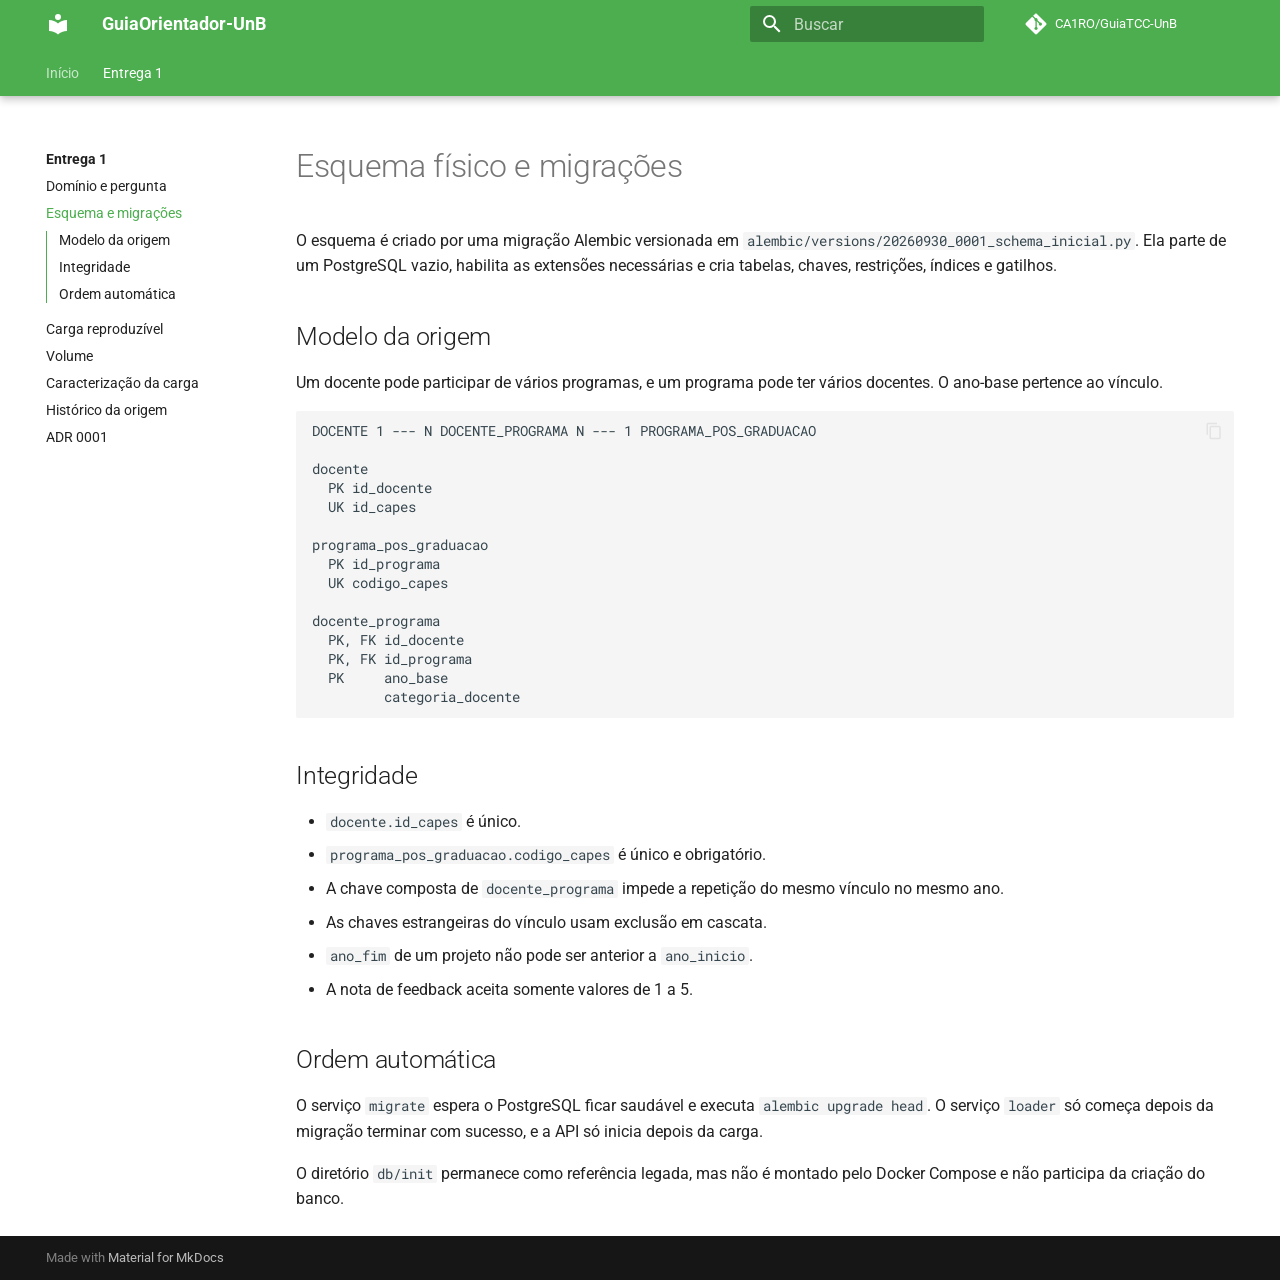
<file: e1/02-esquema-e-migracoes/index.html>
<!doctype html>
<html lang="pt" class="no-js">
  <head>
    
      <meta charset="utf-8">
      <meta name="viewport" content="width=device-width,initial-scale=1">
      
        <meta name="description" content="Documentação da entrega E1 de Sistemas de Banco de Dados 2">
      
      
      
        <link rel="canonical" href="https://ca1ro.github.io/GuiaTCC-UnB/e1/02-esquema-e-migracoes/">
      
      
        <link rel="prev" href="../01-dominio-e-pergunta/">
      
      
        <link rel="next" href="../03-carga-reprodutivel/">
      
      
        
      
      
      <link rel="icon" href="../../favicon.svg">
      <meta name="generator" content="mkdocs-1.6.1, mkdocs-material-9.7.7">
    
    
      
        <title>Esquema e migrações - GuiaOrientador-UnB</title>
      
    
    
      <link rel="stylesheet" href="../../assets/stylesheets/main.ec1eaa64.min.css">
      
        
        <link rel="stylesheet" href="../../assets/stylesheets/palette.ab4e12ef.min.css">
      
      


    
    
      
    
    
      
        
        
        <link rel="preconnect" href="https://fonts.gstatic.com" crossorigin>
        <link rel="stylesheet" href="https://fonts.googleapis.com/css?family=Roboto:300,300i,400,400i,700,700i%7CRoboto+Mono:400,400i,700,700i&display=fallback">
        <style>:root{--md-text-font:"Roboto";--md-code-font:"Roboto Mono"}</style>
      
    
    
    <script>__md_scope=new URL("../..",location),__md_hash=e=>[...e].reduce(((e,_)=>(e<<5)-e+_.charCodeAt(0)),0),__md_get=(e,_=localStorage,t=__md_scope)=>JSON.parse(_.getItem(t.pathname+"."+e)),__md_set=(e,_,t=localStorage,a=__md_scope)=>{try{t.setItem(a.pathname+"."+e,JSON.stringify(_))}catch(e){}}</script>
    
      

    
    
  </head>
  
  
    
    
    
    
    
    <body dir="ltr" data-md-color-scheme="default" data-md-color-primary="green" data-md-color-accent="amber">
  
    
    <input class="md-toggle" data-md-toggle="drawer" type="checkbox" id="__drawer" autocomplete="off">
    <input class="md-toggle" data-md-toggle="search" type="checkbox" id="__search" autocomplete="off">
    <label class="md-overlay" for="__drawer"></label>
    <div data-md-component="skip">
      
        
        <a href="#esquema-fisico-e-migracoes" class="md-skip">
          Pular para conteúdo
        </a>
      
    </div>
    <div data-md-component="announce">
      
    </div>
    
    
      

  

<header class="md-header md-header--shadow md-header--lifted" data-md-component="header">
  <nav class="md-header__inner md-grid" aria-label="Cabeçalho">
    <a href="../.." title="GuiaOrientador-UnB" class="md-header__button md-logo" aria-label="GuiaOrientador-UnB" data-md-component="logo">
      
  
  <svg xmlns="http://www.w3.org/2000/svg" viewBox="0 0 24 24"><path d="M12 8a3 3 0 0 0 3-3 3 3 0 0 0-3-3 3 3 0 0 0-3 3 3 3 0 0 0 3 3m0 3.54C9.64 9.35 6.5 8 3 8v11c3.5 0 6.64 1.35 9 3.54 2.36-2.19 5.5-3.54 9-3.54V8c-3.5 0-6.64 1.35-9 3.54"/></svg>

    </a>
    <label class="md-header__button md-icon" for="__drawer">
      
      <svg xmlns="http://www.w3.org/2000/svg" viewBox="0 0 24 24"><path d="M3 6h18v2H3zm0 5h18v2H3zm0 5h18v2H3z"/></svg>
    </label>
    <div class="md-header__title" data-md-component="header-title">
      <div class="md-header__ellipsis">
        <div class="md-header__topic">
          <span class="md-ellipsis">
            GuiaOrientador-UnB
          </span>
        </div>
        <div class="md-header__topic" data-md-component="header-topic">
          <span class="md-ellipsis">
            
              Esquema e migrações
            
          </span>
        </div>
      </div>
    </div>
    
      
    
    
    
    
      
      
        <label class="md-header__button md-icon" for="__search">
          
          <svg xmlns="http://www.w3.org/2000/svg" viewBox="0 0 24 24"><path d="M9.5 3A6.5 6.5 0 0 1 16 9.5c0 1.61-.59 3.09-1.56 4.23l.27.27h.79l5 5-1.5 1.5-5-5v-.79l-.27-.27A6.52 6.52 0 0 1 9.5 16 6.5 6.5 0 0 1 3 9.5 6.5 6.5 0 0 1 9.5 3m0 2C7 5 5 7 5 9.5S7 14 9.5 14 14 12 14 9.5 12 5 9.5 5"/></svg>
        </label>
        <div class="md-search" data-md-component="search" role="dialog">
  <label class="md-search__overlay" for="__search"></label>
  <div class="md-search__inner" role="search">
    <form class="md-search__form" name="search">
      <input type="text" class="md-search__input" name="query" aria-label="Buscar" placeholder="Buscar" autocapitalize="off" autocorrect="off" autocomplete="off" spellcheck="false" data-md-component="search-query" required>
      <label class="md-search__icon md-icon" for="__search">
        
        <svg xmlns="http://www.w3.org/2000/svg" viewBox="0 0 24 24"><path d="M9.5 3A6.5 6.5 0 0 1 16 9.5c0 1.61-.59 3.09-1.56 4.23l.27.27h.79l5 5-1.5 1.5-5-5v-.79l-.27-.27A6.52 6.52 0 0 1 9.5 16 6.5 6.5 0 0 1 3 9.5 6.5 6.5 0 0 1 9.5 3m0 2C7 5 5 7 5 9.5S7 14 9.5 14 14 12 14 9.5 12 5 9.5 5"/></svg>
        
        <svg xmlns="http://www.w3.org/2000/svg" viewBox="0 0 24 24"><path d="M20 11v2H8l5.5 5.5-1.42 1.42L4.16 12l7.92-7.92L13.5 5.5 8 11z"/></svg>
      </label>
      <nav class="md-search__options" aria-label="Pesquisar">
        
        <button type="reset" class="md-search__icon md-icon" title="Limpar" aria-label="Limpar" tabindex="-1">
          
          <svg xmlns="http://www.w3.org/2000/svg" viewBox="0 0 24 24"><path d="M19 6.41 17.59 5 12 10.59 6.41 5 5 6.41 10.59 12 5 17.59 6.41 19 12 13.41 17.59 19 19 17.59 13.41 12z"/></svg>
        </button>
      </nav>
      
    </form>
    <div class="md-search__output">
      <div class="md-search__scrollwrap" tabindex="0" data-md-scrollfix>
        <div class="md-search-result" data-md-component="search-result">
          <div class="md-search-result__meta">
            Inicializando busca
          </div>
          <ol class="md-search-result__list" role="presentation"></ol>
        </div>
      </div>
    </div>
  </div>
</div>
      
    
    
      <div class="md-header__source">
        <a href="https://github.com/CA1RO/GuiaTCC-UnB" title="Ir para repositório" class="md-source" data-md-component="source">
  <div class="md-source__icon md-icon">
    
    <svg xmlns="http://www.w3.org/2000/svg" viewBox="0 0 448 512"><!--! Font Awesome Free 7.1.0 by @fontawesome - https://fontawesome.com License - https://fontawesome.com/license/free (Icons: CC BY 4.0, Fonts: SIL OFL 1.1, Code: MIT License) Copyright 2025 Fonticons, Inc.--><path d="M439.6 236.1 244 40.5c-5.4-5.5-12.8-8.5-20.4-8.5s-15 3-20.4 8.4L162.5 81l51.5 51.5c27.1-9.1 52.7 16.8 43.4 43.7l49.7 49.7c34.2-11.8 61.2 31 35.5 56.7-26.5 26.5-70.2-2.9-56-37.3L240.3 199v121.9c25.3 12.5 22.3 41.8 9.1 55-6.4 6.4-15.2 10.1-24.3 10.1s-17.8-3.6-24.3-10.1c-17.6-17.6-11.1-46.9 11.2-56v-123c-20.8-8.5-24.6-30.7-18.6-45L142.6 101 8.5 235.1C3 240.6 0 247.9 0 255.5s3 15 8.5 20.4l195.6 195.7c5.4 5.4 12.7 8.4 20.4 8.4s15-3 20.4-8.4l194.7-194.7c5.4-5.4 8.4-12.8 8.4-20.4s-3-15-8.4-20.4"/></svg>
  </div>
  <div class="md-source__repository">
    CA1RO/GuiaTCC-UnB
  </div>
</a>
      </div>
    
  </nav>
  
    
      
<nav class="md-tabs" aria-label="Abas" data-md-component="tabs">
  <div class="md-grid">
    <ul class="md-tabs__list">
      
        
  
  
  
  
    <li class="md-tabs__item">
      <a href="../.." class="md-tabs__link">
        
  
  
    
  
  Início

      </a>
    </li>
  

      
        
  
  
  
    
  
  
    
    
      <li class="md-tabs__item md-tabs__item--active">
        <a href="../" class="md-tabs__link">
          
  
  
    
  
  Entrega 1

        </a>
      </li>
    
  

      
    </ul>
  </div>
</nav>
    
  
</header>
    
    <div class="md-container" data-md-component="container">
      
      
        
      
      <main class="md-main" data-md-component="main">
        <div class="md-main__inner md-grid">
          
            
              
              <div class="md-sidebar md-sidebar--primary" data-md-component="sidebar" data-md-type="navigation" >
                <div class="md-sidebar__scrollwrap">
                  <div class="md-sidebar__inner">
                    


  


  

<nav class="md-nav md-nav--primary md-nav--lifted md-nav--integrated" aria-label="Navegação" data-md-level="0">
  <label class="md-nav__title" for="__drawer">
    <a href="../.." title="GuiaOrientador-UnB" class="md-nav__button md-logo" aria-label="GuiaOrientador-UnB" data-md-component="logo">
      
  
  <svg xmlns="http://www.w3.org/2000/svg" viewBox="0 0 24 24"><path d="M12 8a3 3 0 0 0 3-3 3 3 0 0 0-3-3 3 3 0 0 0-3 3 3 3 0 0 0 3 3m0 3.54C9.64 9.35 6.5 8 3 8v11c3.5 0 6.64 1.35 9 3.54 2.36-2.19 5.5-3.54 9-3.54V8c-3.5 0-6.64 1.35-9 3.54"/></svg>

    </a>
    GuiaOrientador-UnB
  </label>
  
    <div class="md-nav__source">
      <a href="https://github.com/CA1RO/GuiaTCC-UnB" title="Ir para repositório" class="md-source" data-md-component="source">
  <div class="md-source__icon md-icon">
    
    <svg xmlns="http://www.w3.org/2000/svg" viewBox="0 0 448 512"><!--! Font Awesome Free 7.1.0 by @fontawesome - https://fontawesome.com License - https://fontawesome.com/license/free (Icons: CC BY 4.0, Fonts: SIL OFL 1.1, Code: MIT License) Copyright 2025 Fonticons, Inc.--><path d="M439.6 236.1 244 40.5c-5.4-5.5-12.8-8.5-20.4-8.5s-15 3-20.4 8.4L162.5 81l51.5 51.5c27.1-9.1 52.7 16.8 43.4 43.7l49.7 49.7c34.2-11.8 61.2 31 35.5 56.7-26.5 26.5-70.2-2.9-56-37.3L240.3 199v121.9c25.3 12.5 22.3 41.8 9.1 55-6.4 6.4-15.2 10.1-24.3 10.1s-17.8-3.6-24.3-10.1c-17.6-17.6-11.1-46.9 11.2-56v-123c-20.8-8.5-24.6-30.7-18.6-45L142.6 101 8.5 235.1C3 240.6 0 247.9 0 255.5s3 15 8.5 20.4l195.6 195.7c5.4 5.4 12.7 8.4 20.4 8.4s15-3 20.4-8.4l194.7-194.7c5.4-5.4 8.4-12.8 8.4-20.4s-3-15-8.4-20.4"/></svg>
  </div>
  <div class="md-source__repository">
    CA1RO/GuiaTCC-UnB
  </div>
</a>
    </div>
  
  <ul class="md-nav__list" data-md-scrollfix>
    
      
      
  
  
  
  
    <li class="md-nav__item">
      <a href="../.." class="md-nav__link">
        
  
  
  <span class="md-ellipsis">
    
  
    Início
  

    
  </span>
  
  

      </a>
    </li>
  

    
      
      
  
  
    
  
  
  
    
    
      
        
          
        
      
        
      
        
      
        
      
        
      
        
      
        
      
        
      
    
    
    
      
        
        
      
      
        
      
    
    
    <li class="md-nav__item md-nav__item--active md-nav__item--section md-nav__item--nested">
      
        
        
        <input class="md-nav__toggle md-toggle " type="checkbox" id="__nav_2" checked>
        
          
          <div class="md-nav__link md-nav__container">
            <a href="../" class="md-nav__link ">
              
  
  
  <span class="md-ellipsis">
    
  
    Entrega 1
  

    
  </span>
  
  

            </a>
            
              
              <label class="md-nav__link " for="__nav_2" id="__nav_2_label" tabindex="">
                <span class="md-nav__icon md-icon"></span>
              </label>
            
          </div>
        
        <nav class="md-nav" data-md-level="1" aria-labelledby="__nav_2_label" aria-expanded="true">
          <label class="md-nav__title" for="__nav_2">
            <span class="md-nav__icon md-icon"></span>
            
  
    Entrega 1
  

          </label>
          <ul class="md-nav__list" data-md-scrollfix>
            
              
            
              
                
  
  
  
  
    <li class="md-nav__item">
      <a href="../01-dominio-e-pergunta/" class="md-nav__link">
        
  
  
  <span class="md-ellipsis">
    
  
    Domínio e pergunta
  

    
  </span>
  
  

      </a>
    </li>
  

              
            
              
                
  
  
    
  
  
  
    <li class="md-nav__item md-nav__item--active">
      
      <input class="md-nav__toggle md-toggle" type="checkbox" id="__toc">
      
      
        
      
      
        <label class="md-nav__link md-nav__link--active" for="__toc">
          
  
  
  <span class="md-ellipsis">
    
  
    Esquema e migrações
  

    
  </span>
  
  

          <span class="md-nav__icon md-icon"></span>
        </label>
      
      <a href="./" class="md-nav__link md-nav__link--active">
        
  
  
  <span class="md-ellipsis">
    
  
    Esquema e migrações
  

    
  </span>
  
  

      </a>
      
        

<nav class="md-nav md-nav--secondary" aria-label="Índice">
  
  
  
    
  
  
    <label class="md-nav__title" for="__toc">
      <span class="md-nav__icon md-icon"></span>
      Índice
    </label>
    <ul class="md-nav__list" data-md-component="toc" data-md-scrollfix>
      
        <li class="md-nav__item">
  <a href="#modelo-da-origem" class="md-nav__link">
    <span class="md-ellipsis">
      
        Modelo da origem
      
    </span>
  </a>
  
</li>
      
        <li class="md-nav__item">
  <a href="#integridade" class="md-nav__link">
    <span class="md-ellipsis">
      
        Integridade
      
    </span>
  </a>
  
</li>
      
        <li class="md-nav__item">
  <a href="#ordem-automatica" class="md-nav__link">
    <span class="md-ellipsis">
      
        Ordem automática
      
    </span>
  </a>
  
</li>
      
    </ul>
  
</nav>
      
    </li>
  

              
            
              
                
  
  
  
  
    <li class="md-nav__item">
      <a href="../03-carga-reprodutivel/" class="md-nav__link">
        
  
  
  <span class="md-ellipsis">
    
  
    Carga reproduzível
  

    
  </span>
  
  

      </a>
    </li>
  

              
            
              
                
  
  
  
  
    <li class="md-nav__item">
      <a href="../04-volume/" class="md-nav__link">
        
  
  
  <span class="md-ellipsis">
    
  
    Volume
  

    
  </span>
  
  

      </a>
    </li>
  

              
            
              
                
  
  
  
  
    <li class="md-nav__item">
      <a href="../05-caracterizacao-da-carga/" class="md-nav__link">
        
  
  
  <span class="md-ellipsis">
    
  
    Caracterização da carga
  

    
  </span>
  
  

      </a>
    </li>
  

              
            
              
                
  
  
  
  
    <li class="md-nav__item">
      <a href="../06-historico-da-origem/" class="md-nav__link">
        
  
  
  <span class="md-ellipsis">
    
  
    Histórico da origem
  

    
  </span>
  
  

      </a>
    </li>
  

              
            
              
                
  
  
  
  
    <li class="md-nav__item">
      <a href="../../adr/0001-modelar-docentes-e-programas-capes/" class="md-nav__link">
        
  
  
  <span class="md-ellipsis">
    
  
    ADR 0001
  

    
  </span>
  
  

      </a>
    </li>
  

              
            
          </ul>
        </nav>
      
    </li>
  

    
  </ul>
</nav>
                  </div>
                </div>
              </div>
            
            
          
          
            <div class="md-content" data-md-component="content">
              
              <article class="md-content__inner md-typeset">
                
                  


  
  


<h1 id="esquema-fisico-e-migracoes">Esquema físico e migrações</h1>
<p>O esquema é criado por uma migração Alembic versionada em <code>alembic/versions/20260930_0001_schema_inicial.py</code>. Ela parte de um PostgreSQL vazio, habilita as extensões necessárias e cria tabelas, chaves, restrições, índices e gatilhos.</p>
<h2 id="modelo-da-origem">Modelo da origem</h2>
<p>Um docente pode participar de vários programas, e um programa pode ter vários docentes. O ano-base pertence ao vínculo.</p>
<pre><code class="language-text">DOCENTE 1 --- N DOCENTE_PROGRAMA N --- 1 PROGRAMA_POS_GRADUACAO

docente
  PK id_docente
  UK id_capes

programa_pos_graduacao
  PK id_programa
  UK codigo_capes

docente_programa
  PK, FK id_docente
  PK, FK id_programa
  PK     ano_base
         categoria_docente
</code></pre>
<h2 id="integridade">Integridade</h2>
<ul>
<li><code>docente.id_capes</code> é único.</li>
<li><code>programa_pos_graduacao.codigo_capes</code> é único e obrigatório.</li>
<li>A chave composta de <code>docente_programa</code> impede a repetição do mesmo vínculo no mesmo ano.</li>
<li>As chaves estrangeiras do vínculo usam exclusão em cascata.</li>
<li><code>ano_fim</code> de um projeto não pode ser anterior a <code>ano_inicio</code>.</li>
<li>A nota de feedback aceita somente valores de 1 a 5.</li>
</ul>
<h2 id="ordem-automatica">Ordem automática</h2>
<p>O serviço <code>migrate</code> espera o PostgreSQL ficar saudável e executa <code>alembic upgrade head</code>. O serviço <code>loader</code> só começa depois da migração terminar com sucesso, e a API só inicia depois da carga.</p>
<p>O diretório <code>db/init</code> permanece como referência legada, mas não é montado pelo Docker Compose e não participa da criação do banco.</p>












                
              </article>
            </div>
          
          
<script>var target=document.getElementById(location.hash.slice(1));target&&target.name&&(target.checked=target.name.startsWith("__tabbed_"))</script>
        </div>
        
          <button type="button" class="md-top md-icon" data-md-component="top" hidden>
  
  <svg xmlns="http://www.w3.org/2000/svg" viewBox="0 0 24 24"><path d="M13 20h-2V8l-5.5 5.5-1.42-1.42L12 4.16l7.92 7.92-1.42 1.42L13 8z"/></svg>
  Voltar para o topo
</button>
        
      </main>
      
        <footer class="md-footer">
  
  <div class="md-footer-meta md-typeset">
    <div class="md-footer-meta__inner md-grid">
      <div class="md-copyright">
  
  
    Made with
    <a href="https://squidfunk.github.io/mkdocs-material/" target="_blank" rel="noopener">
      Material for MkDocs
    </a>
  
</div>
      
    </div>
  </div>
</footer>
      
    </div>
    <div class="md-dialog" data-md-component="dialog">
      <div class="md-dialog__inner md-typeset"></div>
    </div>
    
    
    
      
      
      <script id="__config" type="application/json">{"annotate": null, "base": "../..", "features": ["navigation.tabs", "navigation.tabs.sticky", "navigation.sections", "navigation.indexes", "navigation.top", "toc.integrate", "content.code.copy"], "search": "../../assets/javascripts/workers/search.2c215733.min.js", "tags": null, "translations": {"clipboard.copied": "Copiado para \u00e1rea de transfer\u00eancia", "clipboard.copy": "Copiar para \u00e1rea de transfer\u00eancia", "search.result.more.one": "mais 1 nesta p\u00e1gina", "search.result.more.other": "# mais nesta p\u00e1gina", "search.result.none": "Nenhum documento encontrado", "search.result.one": "1 documento encontrado", "search.result.other": "# documentos encontrados", "search.result.placeholder": "Digite para iniciar a busca", "search.result.term.missing": "Ausente", "select.version": "Selecione a vers\u00e3o"}, "version": null}</script>
    
    
      <script src="../../assets/javascripts/bundle.d7400e89.min.js"></script>
      
    
  </body>
</html>
</file>
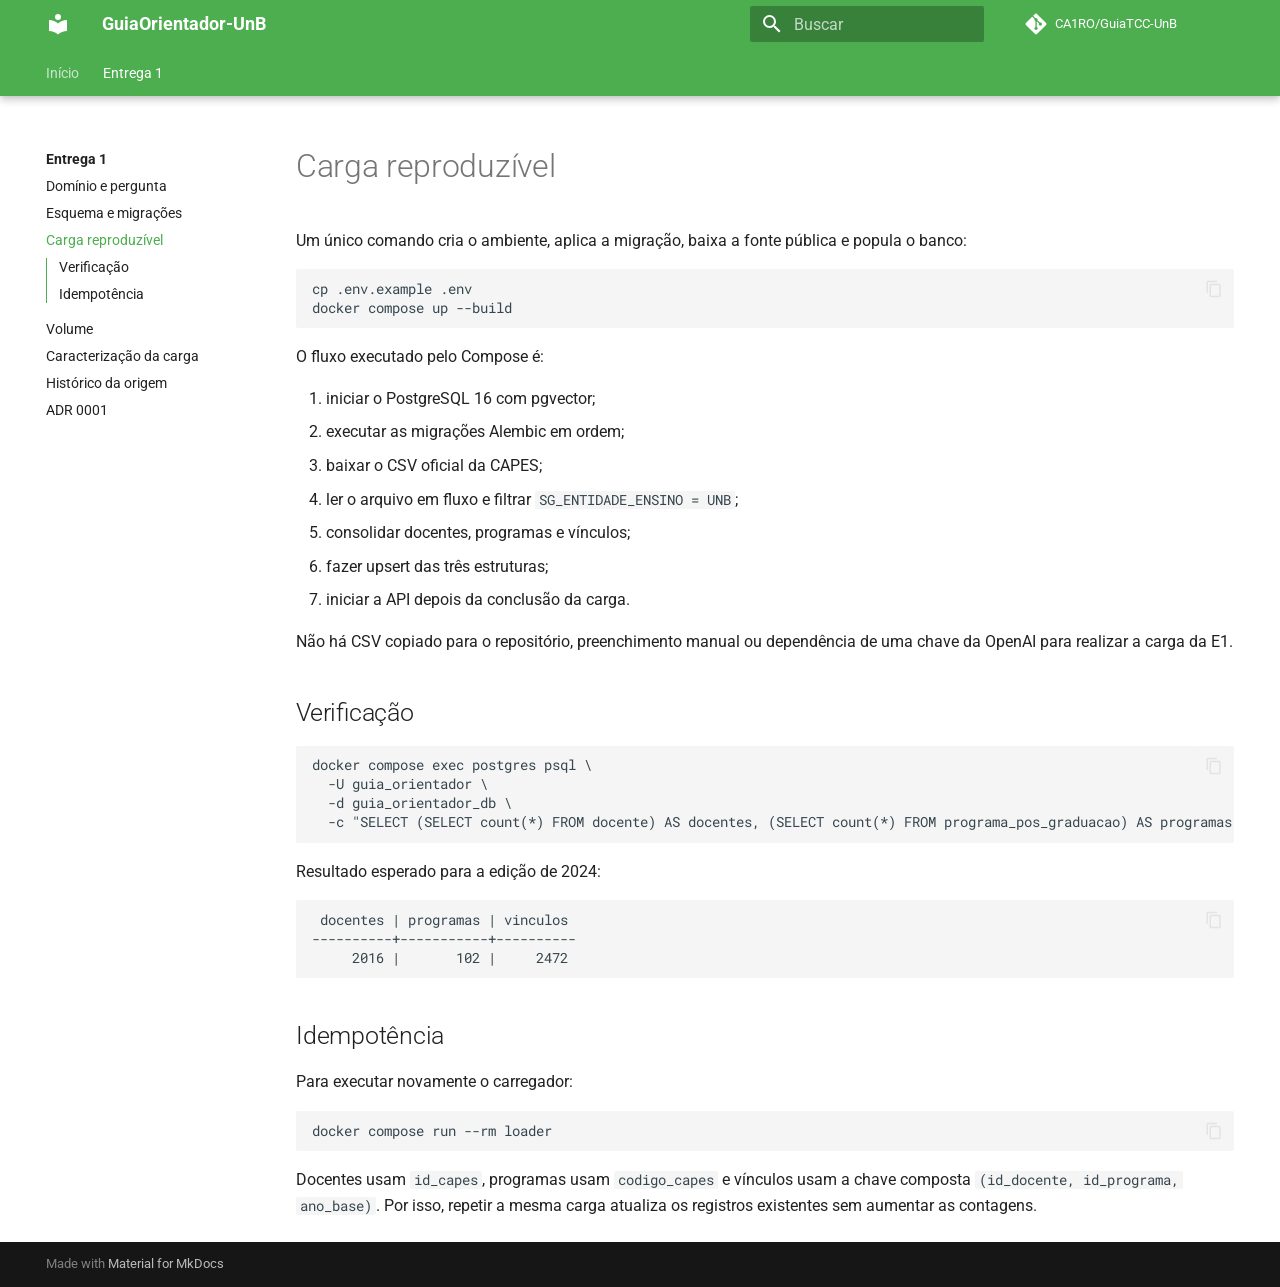
<file: e1/03-carga-reprodutivel/index.html>
<!doctype html>
<html lang="pt" class="no-js">
  <head>
    
      <meta charset="utf-8">
      <meta name="viewport" content="width=device-width,initial-scale=1">
      
        <meta name="description" content="Documentação da entrega E1 de Sistemas de Banco de Dados 2">
      
      
      
        <link rel="canonical" href="https://ca1ro.github.io/GuiaTCC-UnB/e1/03-carga-reprodutivel/">
      
      
        <link rel="prev" href="../02-esquema-e-migracoes/">
      
      
        <link rel="next" href="../04-volume/">
      
      
        
      
      
      <link rel="icon" href="../../favicon.svg">
      <meta name="generator" content="mkdocs-1.6.1, mkdocs-material-9.7.7">
    
    
      
        <title>Carga reproduzível - GuiaOrientador-UnB</title>
      
    
    
      <link rel="stylesheet" href="../../assets/stylesheets/main.ec1eaa64.min.css">
      
        
        <link rel="stylesheet" href="../../assets/stylesheets/palette.ab4e12ef.min.css">
      
      


    
    
      
    
    
      
        
        
        <link rel="preconnect" href="https://fonts.gstatic.com" crossorigin>
        <link rel="stylesheet" href="https://fonts.googleapis.com/css?family=Roboto:300,300i,400,400i,700,700i%7CRoboto+Mono:400,400i,700,700i&display=fallback">
        <style>:root{--md-text-font:"Roboto";--md-code-font:"Roboto Mono"}</style>
      
    
    
    <script>__md_scope=new URL("../..",location),__md_hash=e=>[...e].reduce(((e,_)=>(e<<5)-e+_.charCodeAt(0)),0),__md_get=(e,_=localStorage,t=__md_scope)=>JSON.parse(_.getItem(t.pathname+"."+e)),__md_set=(e,_,t=localStorage,a=__md_scope)=>{try{t.setItem(a.pathname+"."+e,JSON.stringify(_))}catch(e){}}</script>
    
      

    
    
  </head>
  
  
    
    
    
    
    
    <body dir="ltr" data-md-color-scheme="default" data-md-color-primary="green" data-md-color-accent="amber">
  
    
    <input class="md-toggle" data-md-toggle="drawer" type="checkbox" id="__drawer" autocomplete="off">
    <input class="md-toggle" data-md-toggle="search" type="checkbox" id="__search" autocomplete="off">
    <label class="md-overlay" for="__drawer"></label>
    <div data-md-component="skip">
      
        
        <a href="#carga-reproduzivel" class="md-skip">
          Pular para conteúdo
        </a>
      
    </div>
    <div data-md-component="announce">
      
    </div>
    
    
      

  

<header class="md-header md-header--shadow md-header--lifted" data-md-component="header">
  <nav class="md-header__inner md-grid" aria-label="Cabeçalho">
    <a href="../.." title="GuiaOrientador-UnB" class="md-header__button md-logo" aria-label="GuiaOrientador-UnB" data-md-component="logo">
      
  
  <svg xmlns="http://www.w3.org/2000/svg" viewBox="0 0 24 24"><path d="M12 8a3 3 0 0 0 3-3 3 3 0 0 0-3-3 3 3 0 0 0-3 3 3 3 0 0 0 3 3m0 3.54C9.64 9.35 6.5 8 3 8v11c3.5 0 6.64 1.35 9 3.54 2.36-2.19 5.5-3.54 9-3.54V8c-3.5 0-6.64 1.35-9 3.54"/></svg>

    </a>
    <label class="md-header__button md-icon" for="__drawer">
      
      <svg xmlns="http://www.w3.org/2000/svg" viewBox="0 0 24 24"><path d="M3 6h18v2H3zm0 5h18v2H3zm0 5h18v2H3z"/></svg>
    </label>
    <div class="md-header__title" data-md-component="header-title">
      <div class="md-header__ellipsis">
        <div class="md-header__topic">
          <span class="md-ellipsis">
            GuiaOrientador-UnB
          </span>
        </div>
        <div class="md-header__topic" data-md-component="header-topic">
          <span class="md-ellipsis">
            
              Carga reproduzível
            
          </span>
        </div>
      </div>
    </div>
    
      
    
    
    
    
      
      
        <label class="md-header__button md-icon" for="__search">
          
          <svg xmlns="http://www.w3.org/2000/svg" viewBox="0 0 24 24"><path d="M9.5 3A6.5 6.5 0 0 1 16 9.5c0 1.61-.59 3.09-1.56 4.23l.27.27h.79l5 5-1.5 1.5-5-5v-.79l-.27-.27A6.52 6.52 0 0 1 9.5 16 6.5 6.5 0 0 1 3 9.5 6.5 6.5 0 0 1 9.5 3m0 2C7 5 5 7 5 9.5S7 14 9.5 14 14 12 14 9.5 12 5 9.5 5"/></svg>
        </label>
        <div class="md-search" data-md-component="search" role="dialog">
  <label class="md-search__overlay" for="__search"></label>
  <div class="md-search__inner" role="search">
    <form class="md-search__form" name="search">
      <input type="text" class="md-search__input" name="query" aria-label="Buscar" placeholder="Buscar" autocapitalize="off" autocorrect="off" autocomplete="off" spellcheck="false" data-md-component="search-query" required>
      <label class="md-search__icon md-icon" for="__search">
        
        <svg xmlns="http://www.w3.org/2000/svg" viewBox="0 0 24 24"><path d="M9.5 3A6.5 6.5 0 0 1 16 9.5c0 1.61-.59 3.09-1.56 4.23l.27.27h.79l5 5-1.5 1.5-5-5v-.79l-.27-.27A6.52 6.52 0 0 1 9.5 16 6.5 6.5 0 0 1 3 9.5 6.5 6.5 0 0 1 9.5 3m0 2C7 5 5 7 5 9.5S7 14 9.5 14 14 12 14 9.5 12 5 9.5 5"/></svg>
        
        <svg xmlns="http://www.w3.org/2000/svg" viewBox="0 0 24 24"><path d="M20 11v2H8l5.5 5.5-1.42 1.42L4.16 12l7.92-7.92L13.5 5.5 8 11z"/></svg>
      </label>
      <nav class="md-search__options" aria-label="Pesquisar">
        
        <button type="reset" class="md-search__icon md-icon" title="Limpar" aria-label="Limpar" tabindex="-1">
          
          <svg xmlns="http://www.w3.org/2000/svg" viewBox="0 0 24 24"><path d="M19 6.41 17.59 5 12 10.59 6.41 5 5 6.41 10.59 12 5 17.59 6.41 19 12 13.41 17.59 19 19 17.59 13.41 12z"/></svg>
        </button>
      </nav>
      
    </form>
    <div class="md-search__output">
      <div class="md-search__scrollwrap" tabindex="0" data-md-scrollfix>
        <div class="md-search-result" data-md-component="search-result">
          <div class="md-search-result__meta">
            Inicializando busca
          </div>
          <ol class="md-search-result__list" role="presentation"></ol>
        </div>
      </div>
    </div>
  </div>
</div>
      
    
    
      <div class="md-header__source">
        <a href="https://github.com/CA1RO/GuiaTCC-UnB" title="Ir para repositório" class="md-source" data-md-component="source">
  <div class="md-source__icon md-icon">
    
    <svg xmlns="http://www.w3.org/2000/svg" viewBox="0 0 448 512"><!--! Font Awesome Free 7.1.0 by @fontawesome - https://fontawesome.com License - https://fontawesome.com/license/free (Icons: CC BY 4.0, Fonts: SIL OFL 1.1, Code: MIT License) Copyright 2025 Fonticons, Inc.--><path d="M439.6 236.1 244 40.5c-5.4-5.5-12.8-8.5-20.4-8.5s-15 3-20.4 8.4L162.5 81l51.5 51.5c27.1-9.1 52.7 16.8 43.4 43.7l49.7 49.7c34.2-11.8 61.2 31 35.5 56.7-26.5 26.5-70.2-2.9-56-37.3L240.3 199v121.9c25.3 12.5 22.3 41.8 9.1 55-6.4 6.4-15.2 10.1-24.3 10.1s-17.8-3.6-24.3-10.1c-17.6-17.6-11.1-46.9 11.2-56v-123c-20.8-8.5-24.6-30.7-18.6-45L142.6 101 8.5 235.1C3 240.6 0 247.9 0 255.5s3 15 8.5 20.4l195.6 195.7c5.4 5.4 12.7 8.4 20.4 8.4s15-3 20.4-8.4l194.7-194.7c5.4-5.4 8.4-12.8 8.4-20.4s-3-15-8.4-20.4"/></svg>
  </div>
  <div class="md-source__repository">
    CA1RO/GuiaTCC-UnB
  </div>
</a>
      </div>
    
  </nav>
  
    
      
<nav class="md-tabs" aria-label="Abas" data-md-component="tabs">
  <div class="md-grid">
    <ul class="md-tabs__list">
      
        
  
  
  
  
    <li class="md-tabs__item">
      <a href="../.." class="md-tabs__link">
        
  
  
    
  
  Início

      </a>
    </li>
  

      
        
  
  
  
    
  
  
    
    
      <li class="md-tabs__item md-tabs__item--active">
        <a href="../" class="md-tabs__link">
          
  
  
    
  
  Entrega 1

        </a>
      </li>
    
  

      
    </ul>
  </div>
</nav>
    
  
</header>
    
    <div class="md-container" data-md-component="container">
      
      
        
      
      <main class="md-main" data-md-component="main">
        <div class="md-main__inner md-grid">
          
            
              
              <div class="md-sidebar md-sidebar--primary" data-md-component="sidebar" data-md-type="navigation" >
                <div class="md-sidebar__scrollwrap">
                  <div class="md-sidebar__inner">
                    


  


  

<nav class="md-nav md-nav--primary md-nav--lifted md-nav--integrated" aria-label="Navegação" data-md-level="0">
  <label class="md-nav__title" for="__drawer">
    <a href="../.." title="GuiaOrientador-UnB" class="md-nav__button md-logo" aria-label="GuiaOrientador-UnB" data-md-component="logo">
      
  
  <svg xmlns="http://www.w3.org/2000/svg" viewBox="0 0 24 24"><path d="M12 8a3 3 0 0 0 3-3 3 3 0 0 0-3-3 3 3 0 0 0-3 3 3 3 0 0 0 3 3m0 3.54C9.64 9.35 6.5 8 3 8v11c3.5 0 6.64 1.35 9 3.54 2.36-2.19 5.5-3.54 9-3.54V8c-3.5 0-6.64 1.35-9 3.54"/></svg>

    </a>
    GuiaOrientador-UnB
  </label>
  
    <div class="md-nav__source">
      <a href="https://github.com/CA1RO/GuiaTCC-UnB" title="Ir para repositório" class="md-source" data-md-component="source">
  <div class="md-source__icon md-icon">
    
    <svg xmlns="http://www.w3.org/2000/svg" viewBox="0 0 448 512"><!--! Font Awesome Free 7.1.0 by @fontawesome - https://fontawesome.com License - https://fontawesome.com/license/free (Icons: CC BY 4.0, Fonts: SIL OFL 1.1, Code: MIT License) Copyright 2025 Fonticons, Inc.--><path d="M439.6 236.1 244 40.5c-5.4-5.5-12.8-8.5-20.4-8.5s-15 3-20.4 8.4L162.5 81l51.5 51.5c27.1-9.1 52.7 16.8 43.4 43.7l49.7 49.7c34.2-11.8 61.2 31 35.5 56.7-26.5 26.5-70.2-2.9-56-37.3L240.3 199v121.9c25.3 12.5 22.3 41.8 9.1 55-6.4 6.4-15.2 10.1-24.3 10.1s-17.8-3.6-24.3-10.1c-17.6-17.6-11.1-46.9 11.2-56v-123c-20.8-8.5-24.6-30.7-18.6-45L142.6 101 8.5 235.1C3 240.6 0 247.9 0 255.5s3 15 8.5 20.4l195.6 195.7c5.4 5.4 12.7 8.4 20.4 8.4s15-3 20.4-8.4l194.7-194.7c5.4-5.4 8.4-12.8 8.4-20.4s-3-15-8.4-20.4"/></svg>
  </div>
  <div class="md-source__repository">
    CA1RO/GuiaTCC-UnB
  </div>
</a>
    </div>
  
  <ul class="md-nav__list" data-md-scrollfix>
    
      
      
  
  
  
  
    <li class="md-nav__item">
      <a href="../.." class="md-nav__link">
        
  
  
  <span class="md-ellipsis">
    
  
    Início
  

    
  </span>
  
  

      </a>
    </li>
  

    
      
      
  
  
    
  
  
  
    
    
      
        
          
        
      
        
      
        
      
        
      
        
      
        
      
        
      
        
      
    
    
    
      
        
        
      
      
        
      
    
    
    <li class="md-nav__item md-nav__item--active md-nav__item--section md-nav__item--nested">
      
        
        
        <input class="md-nav__toggle md-toggle " type="checkbox" id="__nav_2" checked>
        
          
          <div class="md-nav__link md-nav__container">
            <a href="../" class="md-nav__link ">
              
  
  
  <span class="md-ellipsis">
    
  
    Entrega 1
  

    
  </span>
  
  

            </a>
            
              
              <label class="md-nav__link " for="__nav_2" id="__nav_2_label" tabindex="">
                <span class="md-nav__icon md-icon"></span>
              </label>
            
          </div>
        
        <nav class="md-nav" data-md-level="1" aria-labelledby="__nav_2_label" aria-expanded="true">
          <label class="md-nav__title" for="__nav_2">
            <span class="md-nav__icon md-icon"></span>
            
  
    Entrega 1
  

          </label>
          <ul class="md-nav__list" data-md-scrollfix>
            
              
            
              
                
  
  
  
  
    <li class="md-nav__item">
      <a href="../01-dominio-e-pergunta/" class="md-nav__link">
        
  
  
  <span class="md-ellipsis">
    
  
    Domínio e pergunta
  

    
  </span>
  
  

      </a>
    </li>
  

              
            
              
                
  
  
  
  
    <li class="md-nav__item">
      <a href="../02-esquema-e-migracoes/" class="md-nav__link">
        
  
  
  <span class="md-ellipsis">
    
  
    Esquema e migrações
  

    
  </span>
  
  

      </a>
    </li>
  

              
            
              
                
  
  
    
  
  
  
    <li class="md-nav__item md-nav__item--active">
      
      <input class="md-nav__toggle md-toggle" type="checkbox" id="__toc">
      
      
        
      
      
        <label class="md-nav__link md-nav__link--active" for="__toc">
          
  
  
  <span class="md-ellipsis">
    
  
    Carga reproduzível
  

    
  </span>
  
  

          <span class="md-nav__icon md-icon"></span>
        </label>
      
      <a href="./" class="md-nav__link md-nav__link--active">
        
  
  
  <span class="md-ellipsis">
    
  
    Carga reproduzível
  

    
  </span>
  
  

      </a>
      
        

<nav class="md-nav md-nav--secondary" aria-label="Índice">
  
  
  
    
  
  
    <label class="md-nav__title" for="__toc">
      <span class="md-nav__icon md-icon"></span>
      Índice
    </label>
    <ul class="md-nav__list" data-md-component="toc" data-md-scrollfix>
      
        <li class="md-nav__item">
  <a href="#verificacao" class="md-nav__link">
    <span class="md-ellipsis">
      
        Verificação
      
    </span>
  </a>
  
</li>
      
        <li class="md-nav__item">
  <a href="#idempotencia" class="md-nav__link">
    <span class="md-ellipsis">
      
        Idempotência
      
    </span>
  </a>
  
</li>
      
    </ul>
  
</nav>
      
    </li>
  

              
            
              
                
  
  
  
  
    <li class="md-nav__item">
      <a href="../04-volume/" class="md-nav__link">
        
  
  
  <span class="md-ellipsis">
    
  
    Volume
  

    
  </span>
  
  

      </a>
    </li>
  

              
            
              
                
  
  
  
  
    <li class="md-nav__item">
      <a href="../05-caracterizacao-da-carga/" class="md-nav__link">
        
  
  
  <span class="md-ellipsis">
    
  
    Caracterização da carga
  

    
  </span>
  
  

      </a>
    </li>
  

              
            
              
                
  
  
  
  
    <li class="md-nav__item">
      <a href="../06-historico-da-origem/" class="md-nav__link">
        
  
  
  <span class="md-ellipsis">
    
  
    Histórico da origem
  

    
  </span>
  
  

      </a>
    </li>
  

              
            
              
                
  
  
  
  
    <li class="md-nav__item">
      <a href="../../adr/0001-modelar-docentes-e-programas-capes/" class="md-nav__link">
        
  
  
  <span class="md-ellipsis">
    
  
    ADR 0001
  

    
  </span>
  
  

      </a>
    </li>
  

              
            
          </ul>
        </nav>
      
    </li>
  

    
  </ul>
</nav>
                  </div>
                </div>
              </div>
            
            
          
          
            <div class="md-content" data-md-component="content">
              
              <article class="md-content__inner md-typeset">
                
                  


  
  


<h1 id="carga-reproduzivel">Carga reproduzível</h1>
<p>Um único comando cria o ambiente, aplica a migração, baixa a fonte pública e popula o banco:</p>
<pre><code class="language-bash">cp .env.example .env
docker compose up --build
</code></pre>
<p>O fluxo executado pelo Compose é:</p>
<ol>
<li>iniciar o PostgreSQL 16 com pgvector;</li>
<li>executar as migrações Alembic em ordem;</li>
<li>baixar o CSV oficial da CAPES;</li>
<li>ler o arquivo em fluxo e filtrar <code>SG_ENTIDADE_ENSINO = UNB</code>;</li>
<li>consolidar docentes, programas e vínculos;</li>
<li>fazer upsert das três estruturas;</li>
<li>iniciar a API depois da conclusão da carga.</li>
</ol>
<p>Não há CSV copiado para o repositório, preenchimento manual ou dependência de uma chave da OpenAI para realizar a carga da E1.</p>
<h2 id="verificacao">Verificação</h2>
<pre><code class="language-bash">docker compose exec postgres psql \
  -U guia_orientador \
  -d guia_orientador_db \
  -c &quot;SELECT (SELECT count(*) FROM docente) AS docentes, (SELECT count(*) FROM programa_pos_graduacao) AS programas, (SELECT count(*) FROM docente_programa) AS vinculos;&quot;
</code></pre>
<p>Resultado esperado para a edição de 2024:</p>
<pre><code class="language-text"> docentes | programas | vinculos
----------+-----------+----------
     2016 |       102 |     2472
</code></pre>
<h2 id="idempotencia">Idempotência</h2>
<p>Para executar novamente o carregador:</p>
<pre><code class="language-bash">docker compose run --rm loader
</code></pre>
<p>Docentes usam <code>id_capes</code>, programas usam <code>codigo_capes</code> e vínculos usam a chave composta <code>(id_docente, id_programa, ano_base)</code>. Por isso, repetir a mesma carga atualiza os registros existentes sem aumentar as contagens.</p>












                
              </article>
            </div>
          
          
<script>var target=document.getElementById(location.hash.slice(1));target&&target.name&&(target.checked=target.name.startsWith("__tabbed_"))</script>
        </div>
        
          <button type="button" class="md-top md-icon" data-md-component="top" hidden>
  
  <svg xmlns="http://www.w3.org/2000/svg" viewBox="0 0 24 24"><path d="M13 20h-2V8l-5.5 5.5-1.42-1.42L12 4.16l7.92 7.92-1.42 1.42L13 8z"/></svg>
  Voltar para o topo
</button>
        
      </main>
      
        <footer class="md-footer">
  
  <div class="md-footer-meta md-typeset">
    <div class="md-footer-meta__inner md-grid">
      <div class="md-copyright">
  
  
    Made with
    <a href="https://squidfunk.github.io/mkdocs-material/" target="_blank" rel="noopener">
      Material for MkDocs
    </a>
  
</div>
      
    </div>
  </div>
</footer>
      
    </div>
    <div class="md-dialog" data-md-component="dialog">
      <div class="md-dialog__inner md-typeset"></div>
    </div>
    
    
    
      
      
      <script id="__config" type="application/json">{"annotate": null, "base": "../..", "features": ["navigation.tabs", "navigation.tabs.sticky", "navigation.sections", "navigation.indexes", "navigation.top", "toc.integrate", "content.code.copy"], "search": "../../assets/javascripts/workers/search.2c215733.min.js", "tags": null, "translations": {"clipboard.copied": "Copiado para \u00e1rea de transfer\u00eancia", "clipboard.copy": "Copiar para \u00e1rea de transfer\u00eancia", "search.result.more.one": "mais 1 nesta p\u00e1gina", "search.result.more.other": "# mais nesta p\u00e1gina", "search.result.none": "Nenhum documento encontrado", "search.result.one": "1 documento encontrado", "search.result.other": "# documentos encontrados", "search.result.placeholder": "Digite para iniciar a busca", "search.result.term.missing": "Ausente", "select.version": "Selecione a vers\u00e3o"}, "version": null}</script>
    
    
      <script src="../../assets/javascripts/bundle.d7400e89.min.js"></script>
      
    
  </body>
</html>
</file>
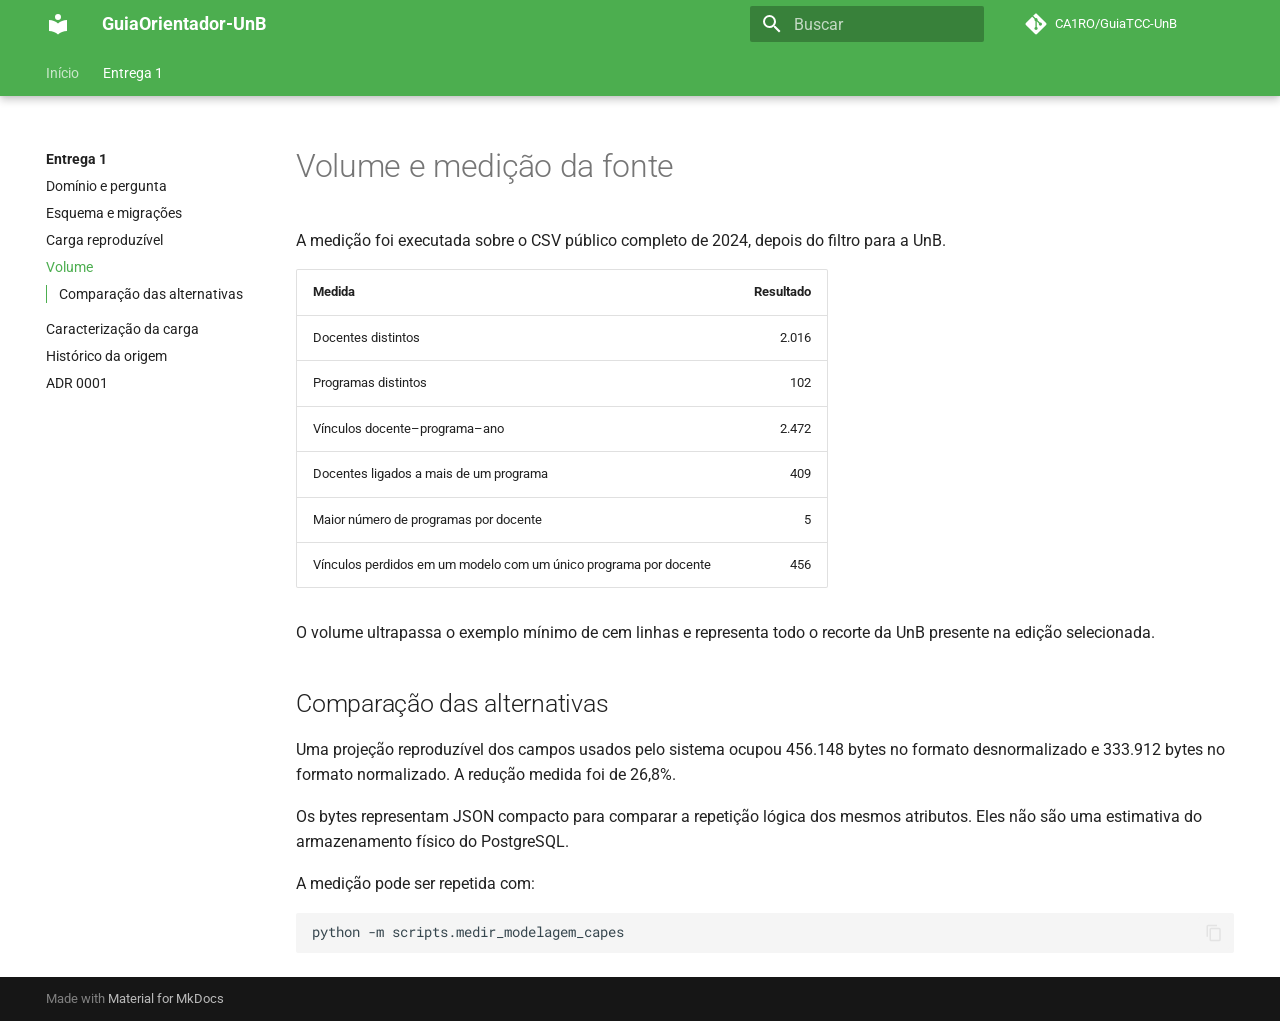
<file: e1/04-volume/index.html>
<!doctype html>
<html lang="pt" class="no-js">
  <head>
    
      <meta charset="utf-8">
      <meta name="viewport" content="width=device-width,initial-scale=1">
      
        <meta name="description" content="Documentação da entrega E1 de Sistemas de Banco de Dados 2">
      
      
      
        <link rel="canonical" href="https://ca1ro.github.io/GuiaTCC-UnB/e1/04-volume/">
      
      
        <link rel="prev" href="../03-carga-reprodutivel/">
      
      
        <link rel="next" href="../05-caracterizacao-da-carga/">
      
      
        
      
      
      <link rel="icon" href="../../favicon.svg">
      <meta name="generator" content="mkdocs-1.6.1, mkdocs-material-9.7.7">
    
    
      
        <title>Volume - GuiaOrientador-UnB</title>
      
    
    
      <link rel="stylesheet" href="../../assets/stylesheets/main.ec1eaa64.min.css">
      
        
        <link rel="stylesheet" href="../../assets/stylesheets/palette.ab4e12ef.min.css">
      
      


    
    
      
    
    
      
        
        
        <link rel="preconnect" href="https://fonts.gstatic.com" crossorigin>
        <link rel="stylesheet" href="https://fonts.googleapis.com/css?family=Roboto:300,300i,400,400i,700,700i%7CRoboto+Mono:400,400i,700,700i&display=fallback">
        <style>:root{--md-text-font:"Roboto";--md-code-font:"Roboto Mono"}</style>
      
    
    
    <script>__md_scope=new URL("../..",location),__md_hash=e=>[...e].reduce(((e,_)=>(e<<5)-e+_.charCodeAt(0)),0),__md_get=(e,_=localStorage,t=__md_scope)=>JSON.parse(_.getItem(t.pathname+"."+e)),__md_set=(e,_,t=localStorage,a=__md_scope)=>{try{t.setItem(a.pathname+"."+e,JSON.stringify(_))}catch(e){}}</script>
    
      

    
    
  </head>
  
  
    
    
    
    
    
    <body dir="ltr" data-md-color-scheme="default" data-md-color-primary="green" data-md-color-accent="amber">
  
    
    <input class="md-toggle" data-md-toggle="drawer" type="checkbox" id="__drawer" autocomplete="off">
    <input class="md-toggle" data-md-toggle="search" type="checkbox" id="__search" autocomplete="off">
    <label class="md-overlay" for="__drawer"></label>
    <div data-md-component="skip">
      
        
        <a href="#volume-e-medicao-da-fonte" class="md-skip">
          Pular para conteúdo
        </a>
      
    </div>
    <div data-md-component="announce">
      
    </div>
    
    
      

  

<header class="md-header md-header--shadow md-header--lifted" data-md-component="header">
  <nav class="md-header__inner md-grid" aria-label="Cabeçalho">
    <a href="../.." title="GuiaOrientador-UnB" class="md-header__button md-logo" aria-label="GuiaOrientador-UnB" data-md-component="logo">
      
  
  <svg xmlns="http://www.w3.org/2000/svg" viewBox="0 0 24 24"><path d="M12 8a3 3 0 0 0 3-3 3 3 0 0 0-3-3 3 3 0 0 0-3 3 3 3 0 0 0 3 3m0 3.54C9.64 9.35 6.5 8 3 8v11c3.5 0 6.64 1.35 9 3.54 2.36-2.19 5.5-3.54 9-3.54V8c-3.5 0-6.64 1.35-9 3.54"/></svg>

    </a>
    <label class="md-header__button md-icon" for="__drawer">
      
      <svg xmlns="http://www.w3.org/2000/svg" viewBox="0 0 24 24"><path d="M3 6h18v2H3zm0 5h18v2H3zm0 5h18v2H3z"/></svg>
    </label>
    <div class="md-header__title" data-md-component="header-title">
      <div class="md-header__ellipsis">
        <div class="md-header__topic">
          <span class="md-ellipsis">
            GuiaOrientador-UnB
          </span>
        </div>
        <div class="md-header__topic" data-md-component="header-topic">
          <span class="md-ellipsis">
            
              Volume
            
          </span>
        </div>
      </div>
    </div>
    
      
    
    
    
    
      
      
        <label class="md-header__button md-icon" for="__search">
          
          <svg xmlns="http://www.w3.org/2000/svg" viewBox="0 0 24 24"><path d="M9.5 3A6.5 6.5 0 0 1 16 9.5c0 1.61-.59 3.09-1.56 4.23l.27.27h.79l5 5-1.5 1.5-5-5v-.79l-.27-.27A6.52 6.52 0 0 1 9.5 16 6.5 6.5 0 0 1 3 9.5 6.5 6.5 0 0 1 9.5 3m0 2C7 5 5 7 5 9.5S7 14 9.5 14 14 12 14 9.5 12 5 9.5 5"/></svg>
        </label>
        <div class="md-search" data-md-component="search" role="dialog">
  <label class="md-search__overlay" for="__search"></label>
  <div class="md-search__inner" role="search">
    <form class="md-search__form" name="search">
      <input type="text" class="md-search__input" name="query" aria-label="Buscar" placeholder="Buscar" autocapitalize="off" autocorrect="off" autocomplete="off" spellcheck="false" data-md-component="search-query" required>
      <label class="md-search__icon md-icon" for="__search">
        
        <svg xmlns="http://www.w3.org/2000/svg" viewBox="0 0 24 24"><path d="M9.5 3A6.5 6.5 0 0 1 16 9.5c0 1.61-.59 3.09-1.56 4.23l.27.27h.79l5 5-1.5 1.5-5-5v-.79l-.27-.27A6.52 6.52 0 0 1 9.5 16 6.5 6.5 0 0 1 3 9.5 6.5 6.5 0 0 1 9.5 3m0 2C7 5 5 7 5 9.5S7 14 9.5 14 14 12 14 9.5 12 5 9.5 5"/></svg>
        
        <svg xmlns="http://www.w3.org/2000/svg" viewBox="0 0 24 24"><path d="M20 11v2H8l5.5 5.5-1.42 1.42L4.16 12l7.92-7.92L13.5 5.5 8 11z"/></svg>
      </label>
      <nav class="md-search__options" aria-label="Pesquisar">
        
        <button type="reset" class="md-search__icon md-icon" title="Limpar" aria-label="Limpar" tabindex="-1">
          
          <svg xmlns="http://www.w3.org/2000/svg" viewBox="0 0 24 24"><path d="M19 6.41 17.59 5 12 10.59 6.41 5 5 6.41 10.59 12 5 17.59 6.41 19 12 13.41 17.59 19 19 17.59 13.41 12z"/></svg>
        </button>
      </nav>
      
    </form>
    <div class="md-search__output">
      <div class="md-search__scrollwrap" tabindex="0" data-md-scrollfix>
        <div class="md-search-result" data-md-component="search-result">
          <div class="md-search-result__meta">
            Inicializando busca
          </div>
          <ol class="md-search-result__list" role="presentation"></ol>
        </div>
      </div>
    </div>
  </div>
</div>
      
    
    
      <div class="md-header__source">
        <a href="https://github.com/CA1RO/GuiaTCC-UnB" title="Ir para repositório" class="md-source" data-md-component="source">
  <div class="md-source__icon md-icon">
    
    <svg xmlns="http://www.w3.org/2000/svg" viewBox="0 0 448 512"><!--! Font Awesome Free 7.1.0 by @fontawesome - https://fontawesome.com License - https://fontawesome.com/license/free (Icons: CC BY 4.0, Fonts: SIL OFL 1.1, Code: MIT License) Copyright 2025 Fonticons, Inc.--><path d="M439.6 236.1 244 40.5c-5.4-5.5-12.8-8.5-20.4-8.5s-15 3-20.4 8.4L162.5 81l51.5 51.5c27.1-9.1 52.7 16.8 43.4 43.7l49.7 49.7c34.2-11.8 61.2 31 35.5 56.7-26.5 26.5-70.2-2.9-56-37.3L240.3 199v121.9c25.3 12.5 22.3 41.8 9.1 55-6.4 6.4-15.2 10.1-24.3 10.1s-17.8-3.6-24.3-10.1c-17.6-17.6-11.1-46.9 11.2-56v-123c-20.8-8.5-24.6-30.7-18.6-45L142.6 101 8.5 235.1C3 240.6 0 247.9 0 255.5s3 15 8.5 20.4l195.6 195.7c5.4 5.4 12.7 8.4 20.4 8.4s15-3 20.4-8.4l194.7-194.7c5.4-5.4 8.4-12.8 8.4-20.4s-3-15-8.4-20.4"/></svg>
  </div>
  <div class="md-source__repository">
    CA1RO/GuiaTCC-UnB
  </div>
</a>
      </div>
    
  </nav>
  
    
      
<nav class="md-tabs" aria-label="Abas" data-md-component="tabs">
  <div class="md-grid">
    <ul class="md-tabs__list">
      
        
  
  
  
  
    <li class="md-tabs__item">
      <a href="../.." class="md-tabs__link">
        
  
  
    
  
  Início

      </a>
    </li>
  

      
        
  
  
  
    
  
  
    
    
      <li class="md-tabs__item md-tabs__item--active">
        <a href="../" class="md-tabs__link">
          
  
  
    
  
  Entrega 1

        </a>
      </li>
    
  

      
    </ul>
  </div>
</nav>
    
  
</header>
    
    <div class="md-container" data-md-component="container">
      
      
        
      
      <main class="md-main" data-md-component="main">
        <div class="md-main__inner md-grid">
          
            
              
              <div class="md-sidebar md-sidebar--primary" data-md-component="sidebar" data-md-type="navigation" >
                <div class="md-sidebar__scrollwrap">
                  <div class="md-sidebar__inner">
                    


  


  

<nav class="md-nav md-nav--primary md-nav--lifted md-nav--integrated" aria-label="Navegação" data-md-level="0">
  <label class="md-nav__title" for="__drawer">
    <a href="../.." title="GuiaOrientador-UnB" class="md-nav__button md-logo" aria-label="GuiaOrientador-UnB" data-md-component="logo">
      
  
  <svg xmlns="http://www.w3.org/2000/svg" viewBox="0 0 24 24"><path d="M12 8a3 3 0 0 0 3-3 3 3 0 0 0-3-3 3 3 0 0 0-3 3 3 3 0 0 0 3 3m0 3.54C9.64 9.35 6.5 8 3 8v11c3.5 0 6.64 1.35 9 3.54 2.36-2.19 5.5-3.54 9-3.54V8c-3.5 0-6.64 1.35-9 3.54"/></svg>

    </a>
    GuiaOrientador-UnB
  </label>
  
    <div class="md-nav__source">
      <a href="https://github.com/CA1RO/GuiaTCC-UnB" title="Ir para repositório" class="md-source" data-md-component="source">
  <div class="md-source__icon md-icon">
    
    <svg xmlns="http://www.w3.org/2000/svg" viewBox="0 0 448 512"><!--! Font Awesome Free 7.1.0 by @fontawesome - https://fontawesome.com License - https://fontawesome.com/license/free (Icons: CC BY 4.0, Fonts: SIL OFL 1.1, Code: MIT License) Copyright 2025 Fonticons, Inc.--><path d="M439.6 236.1 244 40.5c-5.4-5.5-12.8-8.5-20.4-8.5s-15 3-20.4 8.4L162.5 81l51.5 51.5c27.1-9.1 52.7 16.8 43.4 43.7l49.7 49.7c34.2-11.8 61.2 31 35.5 56.7-26.5 26.5-70.2-2.9-56-37.3L240.3 199v121.9c25.3 12.5 22.3 41.8 9.1 55-6.4 6.4-15.2 10.1-24.3 10.1s-17.8-3.6-24.3-10.1c-17.6-17.6-11.1-46.9 11.2-56v-123c-20.8-8.5-24.6-30.7-18.6-45L142.6 101 8.5 235.1C3 240.6 0 247.9 0 255.5s3 15 8.5 20.4l195.6 195.7c5.4 5.4 12.7 8.4 20.4 8.4s15-3 20.4-8.4l194.7-194.7c5.4-5.4 8.4-12.8 8.4-20.4s-3-15-8.4-20.4"/></svg>
  </div>
  <div class="md-source__repository">
    CA1RO/GuiaTCC-UnB
  </div>
</a>
    </div>
  
  <ul class="md-nav__list" data-md-scrollfix>
    
      
      
  
  
  
  
    <li class="md-nav__item">
      <a href="../.." class="md-nav__link">
        
  
  
  <span class="md-ellipsis">
    
  
    Início
  

    
  </span>
  
  

      </a>
    </li>
  

    
      
      
  
  
    
  
  
  
    
    
      
        
          
        
      
        
      
        
      
        
      
        
      
        
      
        
      
        
      
    
    
    
      
        
        
      
      
        
      
    
    
    <li class="md-nav__item md-nav__item--active md-nav__item--section md-nav__item--nested">
      
        
        
        <input class="md-nav__toggle md-toggle " type="checkbox" id="__nav_2" checked>
        
          
          <div class="md-nav__link md-nav__container">
            <a href="../" class="md-nav__link ">
              
  
  
  <span class="md-ellipsis">
    
  
    Entrega 1
  

    
  </span>
  
  

            </a>
            
              
              <label class="md-nav__link " for="__nav_2" id="__nav_2_label" tabindex="">
                <span class="md-nav__icon md-icon"></span>
              </label>
            
          </div>
        
        <nav class="md-nav" data-md-level="1" aria-labelledby="__nav_2_label" aria-expanded="true">
          <label class="md-nav__title" for="__nav_2">
            <span class="md-nav__icon md-icon"></span>
            
  
    Entrega 1
  

          </label>
          <ul class="md-nav__list" data-md-scrollfix>
            
              
            
              
                
  
  
  
  
    <li class="md-nav__item">
      <a href="../01-dominio-e-pergunta/" class="md-nav__link">
        
  
  
  <span class="md-ellipsis">
    
  
    Domínio e pergunta
  

    
  </span>
  
  

      </a>
    </li>
  

              
            
              
                
  
  
  
  
    <li class="md-nav__item">
      <a href="../02-esquema-e-migracoes/" class="md-nav__link">
        
  
  
  <span class="md-ellipsis">
    
  
    Esquema e migrações
  

    
  </span>
  
  

      </a>
    </li>
  

              
            
              
                
  
  
  
  
    <li class="md-nav__item">
      <a href="../03-carga-reprodutivel/" class="md-nav__link">
        
  
  
  <span class="md-ellipsis">
    
  
    Carga reproduzível
  

    
  </span>
  
  

      </a>
    </li>
  

              
            
              
                
  
  
    
  
  
  
    <li class="md-nav__item md-nav__item--active">
      
      <input class="md-nav__toggle md-toggle" type="checkbox" id="__toc">
      
      
        
      
      
        <label class="md-nav__link md-nav__link--active" for="__toc">
          
  
  
  <span class="md-ellipsis">
    
  
    Volume
  

    
  </span>
  
  

          <span class="md-nav__icon md-icon"></span>
        </label>
      
      <a href="./" class="md-nav__link md-nav__link--active">
        
  
  
  <span class="md-ellipsis">
    
  
    Volume
  

    
  </span>
  
  

      </a>
      
        

<nav class="md-nav md-nav--secondary" aria-label="Índice">
  
  
  
    
  
  
    <label class="md-nav__title" for="__toc">
      <span class="md-nav__icon md-icon"></span>
      Índice
    </label>
    <ul class="md-nav__list" data-md-component="toc" data-md-scrollfix>
      
        <li class="md-nav__item">
  <a href="#comparacao-das-alternativas" class="md-nav__link">
    <span class="md-ellipsis">
      
        Comparação das alternativas
      
    </span>
  </a>
  
</li>
      
    </ul>
  
</nav>
      
    </li>
  

              
            
              
                
  
  
  
  
    <li class="md-nav__item">
      <a href="../05-caracterizacao-da-carga/" class="md-nav__link">
        
  
  
  <span class="md-ellipsis">
    
  
    Caracterização da carga
  

    
  </span>
  
  

      </a>
    </li>
  

              
            
              
                
  
  
  
  
    <li class="md-nav__item">
      <a href="../06-historico-da-origem/" class="md-nav__link">
        
  
  
  <span class="md-ellipsis">
    
  
    Histórico da origem
  

    
  </span>
  
  

      </a>
    </li>
  

              
            
              
                
  
  
  
  
    <li class="md-nav__item">
      <a href="../../adr/0001-modelar-docentes-e-programas-capes/" class="md-nav__link">
        
  
  
  <span class="md-ellipsis">
    
  
    ADR 0001
  

    
  </span>
  
  

      </a>
    </li>
  

              
            
          </ul>
        </nav>
      
    </li>
  

    
  </ul>
</nav>
                  </div>
                </div>
              </div>
            
            
          
          
            <div class="md-content" data-md-component="content">
              
              <article class="md-content__inner md-typeset">
                
                  


  
  


<h1 id="volume-e-medicao-da-fonte">Volume e medição da fonte</h1>
<p>A medição foi executada sobre o CSV público completo de 2024, depois do filtro para a UnB.</p>
<table>
<thead>
<tr>
<th>Medida</th>
<th style="text-align: right;">Resultado</th>
</tr>
</thead>
<tbody>
<tr>
<td>Docentes distintos</td>
<td style="text-align: right;">2.016</td>
</tr>
<tr>
<td>Programas distintos</td>
<td style="text-align: right;">102</td>
</tr>
<tr>
<td>Vínculos docente–programa–ano</td>
<td style="text-align: right;">2.472</td>
</tr>
<tr>
<td>Docentes ligados a mais de um programa</td>
<td style="text-align: right;">409</td>
</tr>
<tr>
<td>Maior número de programas por docente</td>
<td style="text-align: right;">5</td>
</tr>
<tr>
<td>Vínculos perdidos em um modelo com um único programa por docente</td>
<td style="text-align: right;">456</td>
</tr>
</tbody>
</table>
<p>O volume ultrapassa o exemplo mínimo de cem linhas e representa todo o recorte da UnB presente na edição selecionada.</p>
<h2 id="comparacao-das-alternativas">Comparação das alternativas</h2>
<p>Uma projeção reproduzível dos campos usados pelo sistema ocupou 456.148 bytes no formato desnormalizado e 333.912 bytes no formato normalizado. A redução medida foi de 26,8%.</p>
<p>Os bytes representam JSON compacto para comparar a repetição lógica dos mesmos atributos. Eles não são uma estimativa do armazenamento físico do PostgreSQL.</p>
<p>A medição pode ser repetida com:</p>
<pre><code class="language-bash">python -m scripts.medir_modelagem_capes
</code></pre>












                
              </article>
            </div>
          
          
<script>var target=document.getElementById(location.hash.slice(1));target&&target.name&&(target.checked=target.name.startsWith("__tabbed_"))</script>
        </div>
        
          <button type="button" class="md-top md-icon" data-md-component="top" hidden>
  
  <svg xmlns="http://www.w3.org/2000/svg" viewBox="0 0 24 24"><path d="M13 20h-2V8l-5.5 5.5-1.42-1.42L12 4.16l7.92 7.92-1.42 1.42L13 8z"/></svg>
  Voltar para o topo
</button>
        
      </main>
      
        <footer class="md-footer">
  
  <div class="md-footer-meta md-typeset">
    <div class="md-footer-meta__inner md-grid">
      <div class="md-copyright">
  
  
    Made with
    <a href="https://squidfunk.github.io/mkdocs-material/" target="_blank" rel="noopener">
      Material for MkDocs
    </a>
  
</div>
      
    </div>
  </div>
</footer>
      
    </div>
    <div class="md-dialog" data-md-component="dialog">
      <div class="md-dialog__inner md-typeset"></div>
    </div>
    
    
    
      
      
      <script id="__config" type="application/json">{"annotate": null, "base": "../..", "features": ["navigation.tabs", "navigation.tabs.sticky", "navigation.sections", "navigation.indexes", "navigation.top", "toc.integrate", "content.code.copy"], "search": "../../assets/javascripts/workers/search.2c215733.min.js", "tags": null, "translations": {"clipboard.copied": "Copiado para \u00e1rea de transfer\u00eancia", "clipboard.copy": "Copiar para \u00e1rea de transfer\u00eancia", "search.result.more.one": "mais 1 nesta p\u00e1gina", "search.result.more.other": "# mais nesta p\u00e1gina", "search.result.none": "Nenhum documento encontrado", "search.result.one": "1 documento encontrado", "search.result.other": "# documentos encontrados", "search.result.placeholder": "Digite para iniciar a busca", "search.result.term.missing": "Ausente", "select.version": "Selecione a vers\u00e3o"}, "version": null}</script>
    
    
      <script src="../../assets/javascripts/bundle.d7400e89.min.js"></script>
      
    
  </body>
</html>
</file>
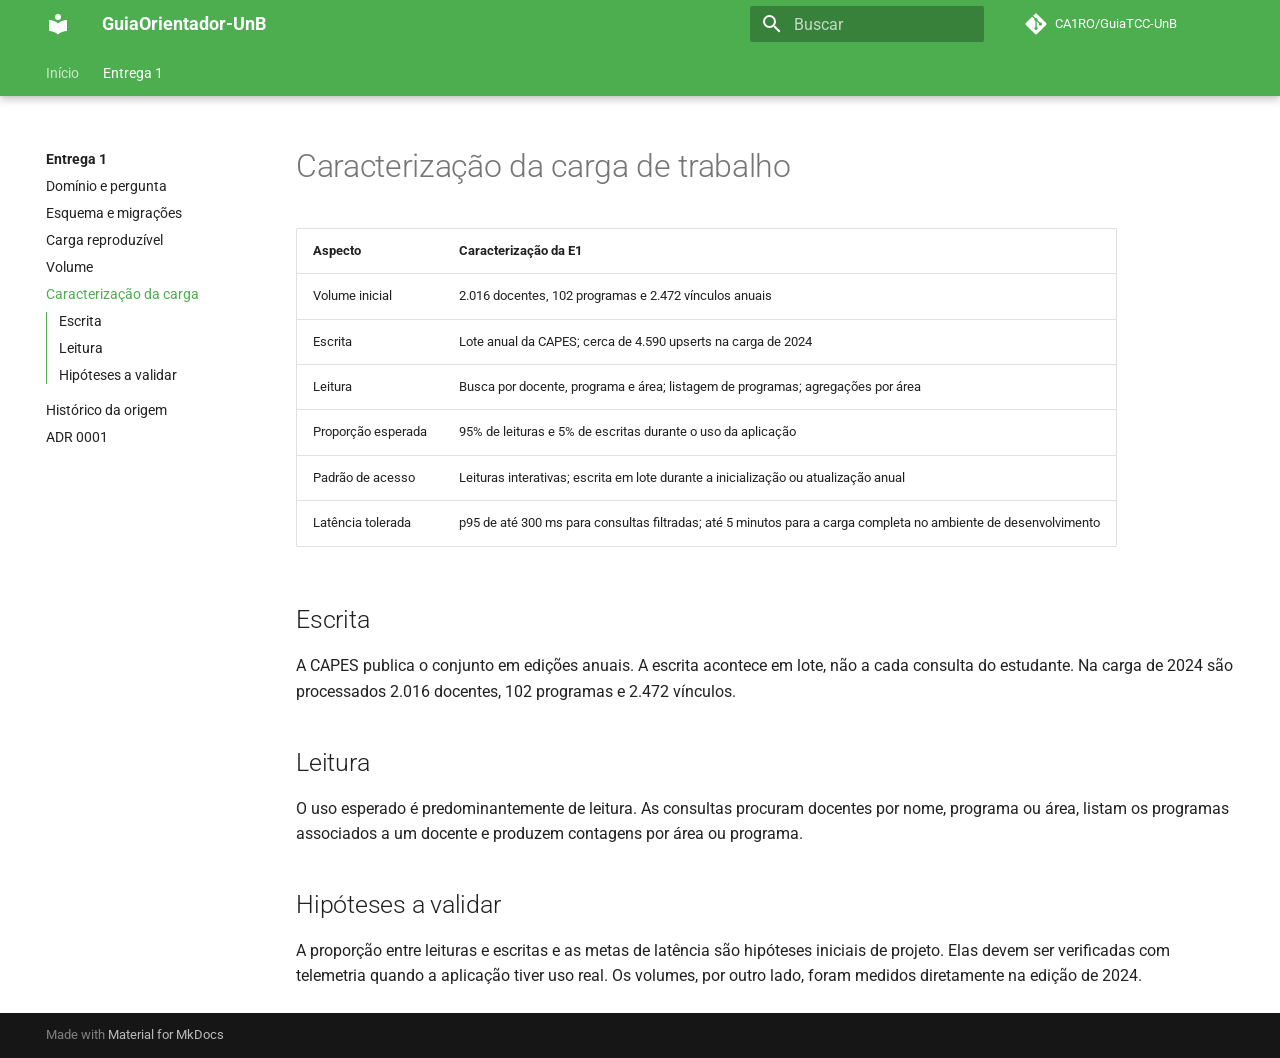
<file: e1/05-caracterizacao-da-carga/index.html>
<!doctype html>
<html lang="pt" class="no-js">
  <head>
    
      <meta charset="utf-8">
      <meta name="viewport" content="width=device-width,initial-scale=1">
      
        <meta name="description" content="Documentação da entrega E1 de Sistemas de Banco de Dados 2">
      
      
      
        <link rel="canonical" href="https://ca1ro.github.io/GuiaTCC-UnB/e1/05-caracterizacao-da-carga/">
      
      
        <link rel="prev" href="../04-volume/">
      
      
        <link rel="next" href="../06-historico-da-origem/">
      
      
        
      
      
      <link rel="icon" href="../../favicon.svg">
      <meta name="generator" content="mkdocs-1.6.1, mkdocs-material-9.7.7">
    
    
      
        <title>Caracterização da carga - GuiaOrientador-UnB</title>
      
    
    
      <link rel="stylesheet" href="../../assets/stylesheets/main.ec1eaa64.min.css">
      
        
        <link rel="stylesheet" href="../../assets/stylesheets/palette.ab4e12ef.min.css">
      
      


    
    
      
    
    
      
        
        
        <link rel="preconnect" href="https://fonts.gstatic.com" crossorigin>
        <link rel="stylesheet" href="https://fonts.googleapis.com/css?family=Roboto:300,300i,400,400i,700,700i%7CRoboto+Mono:400,400i,700,700i&display=fallback">
        <style>:root{--md-text-font:"Roboto";--md-code-font:"Roboto Mono"}</style>
      
    
    
    <script>__md_scope=new URL("../..",location),__md_hash=e=>[...e].reduce(((e,_)=>(e<<5)-e+_.charCodeAt(0)),0),__md_get=(e,_=localStorage,t=__md_scope)=>JSON.parse(_.getItem(t.pathname+"."+e)),__md_set=(e,_,t=localStorage,a=__md_scope)=>{try{t.setItem(a.pathname+"."+e,JSON.stringify(_))}catch(e){}}</script>
    
      

    
    
  </head>
  
  
    
    
    
    
    
    <body dir="ltr" data-md-color-scheme="default" data-md-color-primary="green" data-md-color-accent="amber">
  
    
    <input class="md-toggle" data-md-toggle="drawer" type="checkbox" id="__drawer" autocomplete="off">
    <input class="md-toggle" data-md-toggle="search" type="checkbox" id="__search" autocomplete="off">
    <label class="md-overlay" for="__drawer"></label>
    <div data-md-component="skip">
      
        
        <a href="#caracterizacao-da-carga-de-trabalho" class="md-skip">
          Pular para conteúdo
        </a>
      
    </div>
    <div data-md-component="announce">
      
    </div>
    
    
      

  

<header class="md-header md-header--shadow md-header--lifted" data-md-component="header">
  <nav class="md-header__inner md-grid" aria-label="Cabeçalho">
    <a href="../.." title="GuiaOrientador-UnB" class="md-header__button md-logo" aria-label="GuiaOrientador-UnB" data-md-component="logo">
      
  
  <svg xmlns="http://www.w3.org/2000/svg" viewBox="0 0 24 24"><path d="M12 8a3 3 0 0 0 3-3 3 3 0 0 0-3-3 3 3 0 0 0-3 3 3 3 0 0 0 3 3m0 3.54C9.64 9.35 6.5 8 3 8v11c3.5 0 6.64 1.35 9 3.54 2.36-2.19 5.5-3.54 9-3.54V8c-3.5 0-6.64 1.35-9 3.54"/></svg>

    </a>
    <label class="md-header__button md-icon" for="__drawer">
      
      <svg xmlns="http://www.w3.org/2000/svg" viewBox="0 0 24 24"><path d="M3 6h18v2H3zm0 5h18v2H3zm0 5h18v2H3z"/></svg>
    </label>
    <div class="md-header__title" data-md-component="header-title">
      <div class="md-header__ellipsis">
        <div class="md-header__topic">
          <span class="md-ellipsis">
            GuiaOrientador-UnB
          </span>
        </div>
        <div class="md-header__topic" data-md-component="header-topic">
          <span class="md-ellipsis">
            
              Caracterização da carga
            
          </span>
        </div>
      </div>
    </div>
    
      
    
    
    
    
      
      
        <label class="md-header__button md-icon" for="__search">
          
          <svg xmlns="http://www.w3.org/2000/svg" viewBox="0 0 24 24"><path d="M9.5 3A6.5 6.5 0 0 1 16 9.5c0 1.61-.59 3.09-1.56 4.23l.27.27h.79l5 5-1.5 1.5-5-5v-.79l-.27-.27A6.52 6.52 0 0 1 9.5 16 6.5 6.5 0 0 1 3 9.5 6.5 6.5 0 0 1 9.5 3m0 2C7 5 5 7 5 9.5S7 14 9.5 14 14 12 14 9.5 12 5 9.5 5"/></svg>
        </label>
        <div class="md-search" data-md-component="search" role="dialog">
  <label class="md-search__overlay" for="__search"></label>
  <div class="md-search__inner" role="search">
    <form class="md-search__form" name="search">
      <input type="text" class="md-search__input" name="query" aria-label="Buscar" placeholder="Buscar" autocapitalize="off" autocorrect="off" autocomplete="off" spellcheck="false" data-md-component="search-query" required>
      <label class="md-search__icon md-icon" for="__search">
        
        <svg xmlns="http://www.w3.org/2000/svg" viewBox="0 0 24 24"><path d="M9.5 3A6.5 6.5 0 0 1 16 9.5c0 1.61-.59 3.09-1.56 4.23l.27.27h.79l5 5-1.5 1.5-5-5v-.79l-.27-.27A6.52 6.52 0 0 1 9.5 16 6.5 6.5 0 0 1 3 9.5 6.5 6.5 0 0 1 9.5 3m0 2C7 5 5 7 5 9.5S7 14 9.5 14 14 12 14 9.5 12 5 9.5 5"/></svg>
        
        <svg xmlns="http://www.w3.org/2000/svg" viewBox="0 0 24 24"><path d="M20 11v2H8l5.5 5.5-1.42 1.42L4.16 12l7.92-7.92L13.5 5.5 8 11z"/></svg>
      </label>
      <nav class="md-search__options" aria-label="Pesquisar">
        
        <button type="reset" class="md-search__icon md-icon" title="Limpar" aria-label="Limpar" tabindex="-1">
          
          <svg xmlns="http://www.w3.org/2000/svg" viewBox="0 0 24 24"><path d="M19 6.41 17.59 5 12 10.59 6.41 5 5 6.41 10.59 12 5 17.59 6.41 19 12 13.41 17.59 19 19 17.59 13.41 12z"/></svg>
        </button>
      </nav>
      
    </form>
    <div class="md-search__output">
      <div class="md-search__scrollwrap" tabindex="0" data-md-scrollfix>
        <div class="md-search-result" data-md-component="search-result">
          <div class="md-search-result__meta">
            Inicializando busca
          </div>
          <ol class="md-search-result__list" role="presentation"></ol>
        </div>
      </div>
    </div>
  </div>
</div>
      
    
    
      <div class="md-header__source">
        <a href="https://github.com/CA1RO/GuiaTCC-UnB" title="Ir para repositório" class="md-source" data-md-component="source">
  <div class="md-source__icon md-icon">
    
    <svg xmlns="http://www.w3.org/2000/svg" viewBox="0 0 448 512"><!--! Font Awesome Free 7.1.0 by @fontawesome - https://fontawesome.com License - https://fontawesome.com/license/free (Icons: CC BY 4.0, Fonts: SIL OFL 1.1, Code: MIT License) Copyright 2025 Fonticons, Inc.--><path d="M439.6 236.1 244 40.5c-5.4-5.5-12.8-8.5-20.4-8.5s-15 3-20.4 8.4L162.5 81l51.5 51.5c27.1-9.1 52.7 16.8 43.4 43.7l49.7 49.7c34.2-11.8 61.2 31 35.5 56.7-26.5 26.5-70.2-2.9-56-37.3L240.3 199v121.9c25.3 12.5 22.3 41.8 9.1 55-6.4 6.4-15.2 10.1-24.3 10.1s-17.8-3.6-24.3-10.1c-17.6-17.6-11.1-46.9 11.2-56v-123c-20.8-8.5-24.6-30.7-18.6-45L142.6 101 8.5 235.1C3 240.6 0 247.9 0 255.5s3 15 8.5 20.4l195.6 195.7c5.4 5.4 12.7 8.4 20.4 8.4s15-3 20.4-8.4l194.7-194.7c5.4-5.4 8.4-12.8 8.4-20.4s-3-15-8.4-20.4"/></svg>
  </div>
  <div class="md-source__repository">
    CA1RO/GuiaTCC-UnB
  </div>
</a>
      </div>
    
  </nav>
  
    
      
<nav class="md-tabs" aria-label="Abas" data-md-component="tabs">
  <div class="md-grid">
    <ul class="md-tabs__list">
      
        
  
  
  
  
    <li class="md-tabs__item">
      <a href="../.." class="md-tabs__link">
        
  
  
    
  
  Início

      </a>
    </li>
  

      
        
  
  
  
    
  
  
    
    
      <li class="md-tabs__item md-tabs__item--active">
        <a href="../" class="md-tabs__link">
          
  
  
    
  
  Entrega 1

        </a>
      </li>
    
  

      
    </ul>
  </div>
</nav>
    
  
</header>
    
    <div class="md-container" data-md-component="container">
      
      
        
      
      <main class="md-main" data-md-component="main">
        <div class="md-main__inner md-grid">
          
            
              
              <div class="md-sidebar md-sidebar--primary" data-md-component="sidebar" data-md-type="navigation" >
                <div class="md-sidebar__scrollwrap">
                  <div class="md-sidebar__inner">
                    


  


  

<nav class="md-nav md-nav--primary md-nav--lifted md-nav--integrated" aria-label="Navegação" data-md-level="0">
  <label class="md-nav__title" for="__drawer">
    <a href="../.." title="GuiaOrientador-UnB" class="md-nav__button md-logo" aria-label="GuiaOrientador-UnB" data-md-component="logo">
      
  
  <svg xmlns="http://www.w3.org/2000/svg" viewBox="0 0 24 24"><path d="M12 8a3 3 0 0 0 3-3 3 3 0 0 0-3-3 3 3 0 0 0-3 3 3 3 0 0 0 3 3m0 3.54C9.64 9.35 6.5 8 3 8v11c3.5 0 6.64 1.35 9 3.54 2.36-2.19 5.5-3.54 9-3.54V8c-3.5 0-6.64 1.35-9 3.54"/></svg>

    </a>
    GuiaOrientador-UnB
  </label>
  
    <div class="md-nav__source">
      <a href="https://github.com/CA1RO/GuiaTCC-UnB" title="Ir para repositório" class="md-source" data-md-component="source">
  <div class="md-source__icon md-icon">
    
    <svg xmlns="http://www.w3.org/2000/svg" viewBox="0 0 448 512"><!--! Font Awesome Free 7.1.0 by @fontawesome - https://fontawesome.com License - https://fontawesome.com/license/free (Icons: CC BY 4.0, Fonts: SIL OFL 1.1, Code: MIT License) Copyright 2025 Fonticons, Inc.--><path d="M439.6 236.1 244 40.5c-5.4-5.5-12.8-8.5-20.4-8.5s-15 3-20.4 8.4L162.5 81l51.5 51.5c27.1-9.1 52.7 16.8 43.4 43.7l49.7 49.7c34.2-11.8 61.2 31 35.5 56.7-26.5 26.5-70.2-2.9-56-37.3L240.3 199v121.9c25.3 12.5 22.3 41.8 9.1 55-6.4 6.4-15.2 10.1-24.3 10.1s-17.8-3.6-24.3-10.1c-17.6-17.6-11.1-46.9 11.2-56v-123c-20.8-8.5-24.6-30.7-18.6-45L142.6 101 8.5 235.1C3 240.6 0 247.9 0 255.5s3 15 8.5 20.4l195.6 195.7c5.4 5.4 12.7 8.4 20.4 8.4s15-3 20.4-8.4l194.7-194.7c5.4-5.4 8.4-12.8 8.4-20.4s-3-15-8.4-20.4"/></svg>
  </div>
  <div class="md-source__repository">
    CA1RO/GuiaTCC-UnB
  </div>
</a>
    </div>
  
  <ul class="md-nav__list" data-md-scrollfix>
    
      
      
  
  
  
  
    <li class="md-nav__item">
      <a href="../.." class="md-nav__link">
        
  
  
  <span class="md-ellipsis">
    
  
    Início
  

    
  </span>
  
  

      </a>
    </li>
  

    
      
      
  
  
    
  
  
  
    
    
      
        
          
        
      
        
      
        
      
        
      
        
      
        
      
        
      
        
      
    
    
    
      
        
        
      
      
        
      
    
    
    <li class="md-nav__item md-nav__item--active md-nav__item--section md-nav__item--nested">
      
        
        
        <input class="md-nav__toggle md-toggle " type="checkbox" id="__nav_2" checked>
        
          
          <div class="md-nav__link md-nav__container">
            <a href="../" class="md-nav__link ">
              
  
  
  <span class="md-ellipsis">
    
  
    Entrega 1
  

    
  </span>
  
  

            </a>
            
              
              <label class="md-nav__link " for="__nav_2" id="__nav_2_label" tabindex="">
                <span class="md-nav__icon md-icon"></span>
              </label>
            
          </div>
        
        <nav class="md-nav" data-md-level="1" aria-labelledby="__nav_2_label" aria-expanded="true">
          <label class="md-nav__title" for="__nav_2">
            <span class="md-nav__icon md-icon"></span>
            
  
    Entrega 1
  

          </label>
          <ul class="md-nav__list" data-md-scrollfix>
            
              
            
              
                
  
  
  
  
    <li class="md-nav__item">
      <a href="../01-dominio-e-pergunta/" class="md-nav__link">
        
  
  
  <span class="md-ellipsis">
    
  
    Domínio e pergunta
  

    
  </span>
  
  

      </a>
    </li>
  

              
            
              
                
  
  
  
  
    <li class="md-nav__item">
      <a href="../02-esquema-e-migracoes/" class="md-nav__link">
        
  
  
  <span class="md-ellipsis">
    
  
    Esquema e migrações
  

    
  </span>
  
  

      </a>
    </li>
  

              
            
              
                
  
  
  
  
    <li class="md-nav__item">
      <a href="../03-carga-reprodutivel/" class="md-nav__link">
        
  
  
  <span class="md-ellipsis">
    
  
    Carga reproduzível
  

    
  </span>
  
  

      </a>
    </li>
  

              
            
              
                
  
  
  
  
    <li class="md-nav__item">
      <a href="../04-volume/" class="md-nav__link">
        
  
  
  <span class="md-ellipsis">
    
  
    Volume
  

    
  </span>
  
  

      </a>
    </li>
  

              
            
              
                
  
  
    
  
  
  
    <li class="md-nav__item md-nav__item--active">
      
      <input class="md-nav__toggle md-toggle" type="checkbox" id="__toc">
      
      
        
      
      
        <label class="md-nav__link md-nav__link--active" for="__toc">
          
  
  
  <span class="md-ellipsis">
    
  
    Caracterização da carga
  

    
  </span>
  
  

          <span class="md-nav__icon md-icon"></span>
        </label>
      
      <a href="./" class="md-nav__link md-nav__link--active">
        
  
  
  <span class="md-ellipsis">
    
  
    Caracterização da carga
  

    
  </span>
  
  

      </a>
      
        

<nav class="md-nav md-nav--secondary" aria-label="Índice">
  
  
  
    
  
  
    <label class="md-nav__title" for="__toc">
      <span class="md-nav__icon md-icon"></span>
      Índice
    </label>
    <ul class="md-nav__list" data-md-component="toc" data-md-scrollfix>
      
        <li class="md-nav__item">
  <a href="#escrita" class="md-nav__link">
    <span class="md-ellipsis">
      
        Escrita
      
    </span>
  </a>
  
</li>
      
        <li class="md-nav__item">
  <a href="#leitura" class="md-nav__link">
    <span class="md-ellipsis">
      
        Leitura
      
    </span>
  </a>
  
</li>
      
        <li class="md-nav__item">
  <a href="#hipoteses-a-validar" class="md-nav__link">
    <span class="md-ellipsis">
      
        Hipóteses a validar
      
    </span>
  </a>
  
</li>
      
    </ul>
  
</nav>
      
    </li>
  

              
            
              
                
  
  
  
  
    <li class="md-nav__item">
      <a href="../06-historico-da-origem/" class="md-nav__link">
        
  
  
  <span class="md-ellipsis">
    
  
    Histórico da origem
  

    
  </span>
  
  

      </a>
    </li>
  

              
            
              
                
  
  
  
  
    <li class="md-nav__item">
      <a href="../../adr/0001-modelar-docentes-e-programas-capes/" class="md-nav__link">
        
  
  
  <span class="md-ellipsis">
    
  
    ADR 0001
  

    
  </span>
  
  

      </a>
    </li>
  

              
            
          </ul>
        </nav>
      
    </li>
  

    
  </ul>
</nav>
                  </div>
                </div>
              </div>
            
            
          
          
            <div class="md-content" data-md-component="content">
              
              <article class="md-content__inner md-typeset">
                
                  


  
  


<h1 id="caracterizacao-da-carga-de-trabalho">Caracterização da carga de trabalho</h1>
<table>
<thead>
<tr>
<th>Aspecto</th>
<th>Caracterização da E1</th>
</tr>
</thead>
<tbody>
<tr>
<td>Volume inicial</td>
<td>2.016 docentes, 102 programas e 2.472 vínculos anuais</td>
</tr>
<tr>
<td>Escrita</td>
<td>Lote anual da CAPES; cerca de 4.590 upserts na carga de 2024</td>
</tr>
<tr>
<td>Leitura</td>
<td>Busca por docente, programa e área; listagem de programas; agregações por área</td>
</tr>
<tr>
<td>Proporção esperada</td>
<td>95% de leituras e 5% de escritas durante o uso da aplicação</td>
</tr>
<tr>
<td>Padrão de acesso</td>
<td>Leituras interativas; escrita em lote durante a inicialização ou atualização anual</td>
</tr>
<tr>
<td>Latência tolerada</td>
<td>p95 de até 300 ms para consultas filtradas; até 5 minutos para a carga completa no ambiente de desenvolvimento</td>
</tr>
</tbody>
</table>
<h2 id="escrita">Escrita</h2>
<p>A CAPES publica o conjunto em edições anuais. A escrita acontece em lote, não a cada consulta do estudante. Na carga de 2024 são processados 2.016 docentes, 102 programas e 2.472 vínculos.</p>
<h2 id="leitura">Leitura</h2>
<p>O uso esperado é predominantemente de leitura. As consultas procuram docentes por nome, programa ou área, listam os programas associados a um docente e produzem contagens por área ou programa.</p>
<h2 id="hipoteses-a-validar">Hipóteses a validar</h2>
<p>A proporção entre leituras e escritas e as metas de latência são hipóteses iniciais de projeto. Elas devem ser verificadas com telemetria quando a aplicação tiver uso real. Os volumes, por outro lado, foram medidos diretamente na edição de 2024.</p>












                
              </article>
            </div>
          
          
<script>var target=document.getElementById(location.hash.slice(1));target&&target.name&&(target.checked=target.name.startsWith("__tabbed_"))</script>
        </div>
        
          <button type="button" class="md-top md-icon" data-md-component="top" hidden>
  
  <svg xmlns="http://www.w3.org/2000/svg" viewBox="0 0 24 24"><path d="M13 20h-2V8l-5.5 5.5-1.42-1.42L12 4.16l7.92 7.92-1.42 1.42L13 8z"/></svg>
  Voltar para o topo
</button>
        
      </main>
      
        <footer class="md-footer">
  
  <div class="md-footer-meta md-typeset">
    <div class="md-footer-meta__inner md-grid">
      <div class="md-copyright">
  
  
    Made with
    <a href="https://squidfunk.github.io/mkdocs-material/" target="_blank" rel="noopener">
      Material for MkDocs
    </a>
  
</div>
      
    </div>
  </div>
</footer>
      
    </div>
    <div class="md-dialog" data-md-component="dialog">
      <div class="md-dialog__inner md-typeset"></div>
    </div>
    
    
    
      
      
      <script id="__config" type="application/json">{"annotate": null, "base": "../..", "features": ["navigation.tabs", "navigation.tabs.sticky", "navigation.sections", "navigation.indexes", "navigation.top", "toc.integrate", "content.code.copy"], "search": "../../assets/javascripts/workers/search.2c215733.min.js", "tags": null, "translations": {"clipboard.copied": "Copiado para \u00e1rea de transfer\u00eancia", "clipboard.copy": "Copiar para \u00e1rea de transfer\u00eancia", "search.result.more.one": "mais 1 nesta p\u00e1gina", "search.result.more.other": "# mais nesta p\u00e1gina", "search.result.none": "Nenhum documento encontrado", "search.result.one": "1 documento encontrado", "search.result.other": "# documentos encontrados", "search.result.placeholder": "Digite para iniciar a busca", "search.result.term.missing": "Ausente", "select.version": "Selecione a vers\u00e3o"}, "version": null}</script>
    
    
      <script src="../../assets/javascripts/bundle.d7400e89.min.js"></script>
      
    
  </body>
</html>
</file>
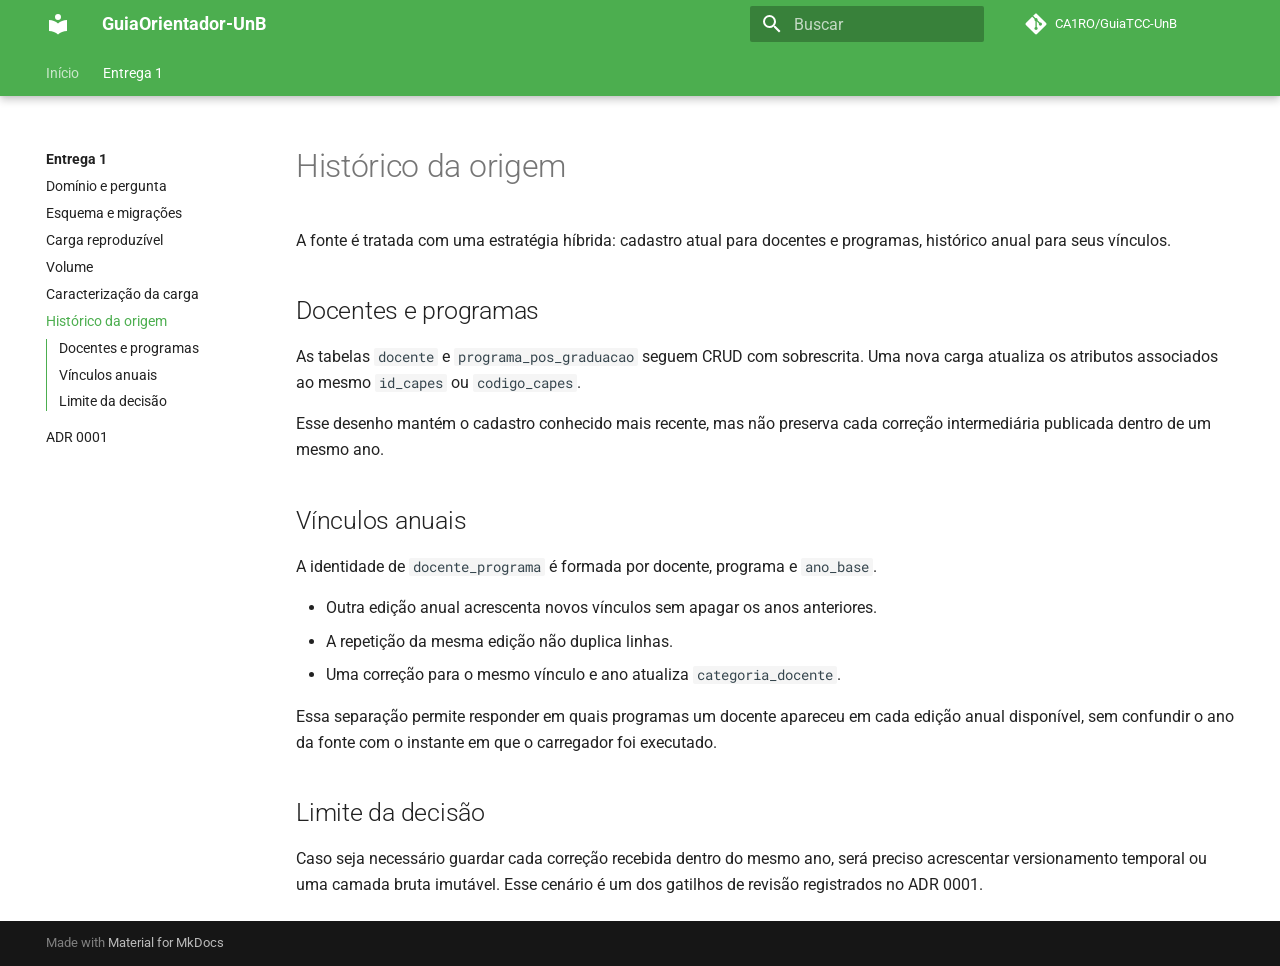
<file: e1/06-historico-da-origem/index.html>
<!doctype html>
<html lang="pt" class="no-js">
  <head>
    
      <meta charset="utf-8">
      <meta name="viewport" content="width=device-width,initial-scale=1">
      
        <meta name="description" content="Documentação da entrega E1 de Sistemas de Banco de Dados 2">
      
      
      
        <link rel="canonical" href="https://ca1ro.github.io/GuiaTCC-UnB/e1/06-historico-da-origem/">
      
      
        <link rel="prev" href="../05-caracterizacao-da-carga/">
      
      
        <link rel="next" href="../../adr/0001-modelar-docentes-e-programas-capes/">
      
      
        
      
      
      <link rel="icon" href="../../favicon.svg">
      <meta name="generator" content="mkdocs-1.6.1, mkdocs-material-9.7.7">
    
    
      
        <title>Histórico da origem - GuiaOrientador-UnB</title>
      
    
    
      <link rel="stylesheet" href="../../assets/stylesheets/main.ec1eaa64.min.css">
      
        
        <link rel="stylesheet" href="../../assets/stylesheets/palette.ab4e12ef.min.css">
      
      


    
    
      
    
    
      
        
        
        <link rel="preconnect" href="https://fonts.gstatic.com" crossorigin>
        <link rel="stylesheet" href="https://fonts.googleapis.com/css?family=Roboto:300,300i,400,400i,700,700i%7CRoboto+Mono:400,400i,700,700i&display=fallback">
        <style>:root{--md-text-font:"Roboto";--md-code-font:"Roboto Mono"}</style>
      
    
    
    <script>__md_scope=new URL("../..",location),__md_hash=e=>[...e].reduce(((e,_)=>(e<<5)-e+_.charCodeAt(0)),0),__md_get=(e,_=localStorage,t=__md_scope)=>JSON.parse(_.getItem(t.pathname+"."+e)),__md_set=(e,_,t=localStorage,a=__md_scope)=>{try{t.setItem(a.pathname+"."+e,JSON.stringify(_))}catch(e){}}</script>
    
      

    
    
  </head>
  
  
    
    
    
    
    
    <body dir="ltr" data-md-color-scheme="default" data-md-color-primary="green" data-md-color-accent="amber">
  
    
    <input class="md-toggle" data-md-toggle="drawer" type="checkbox" id="__drawer" autocomplete="off">
    <input class="md-toggle" data-md-toggle="search" type="checkbox" id="__search" autocomplete="off">
    <label class="md-overlay" for="__drawer"></label>
    <div data-md-component="skip">
      
        
        <a href="#historico-da-origem" class="md-skip">
          Pular para conteúdo
        </a>
      
    </div>
    <div data-md-component="announce">
      
    </div>
    
    
      

  

<header class="md-header md-header--shadow md-header--lifted" data-md-component="header">
  <nav class="md-header__inner md-grid" aria-label="Cabeçalho">
    <a href="../.." title="GuiaOrientador-UnB" class="md-header__button md-logo" aria-label="GuiaOrientador-UnB" data-md-component="logo">
      
  
  <svg xmlns="http://www.w3.org/2000/svg" viewBox="0 0 24 24"><path d="M12 8a3 3 0 0 0 3-3 3 3 0 0 0-3-3 3 3 0 0 0-3 3 3 3 0 0 0 3 3m0 3.54C9.64 9.35 6.5 8 3 8v11c3.5 0 6.64 1.35 9 3.54 2.36-2.19 5.5-3.54 9-3.54V8c-3.5 0-6.64 1.35-9 3.54"/></svg>

    </a>
    <label class="md-header__button md-icon" for="__drawer">
      
      <svg xmlns="http://www.w3.org/2000/svg" viewBox="0 0 24 24"><path d="M3 6h18v2H3zm0 5h18v2H3zm0 5h18v2H3z"/></svg>
    </label>
    <div class="md-header__title" data-md-component="header-title">
      <div class="md-header__ellipsis">
        <div class="md-header__topic">
          <span class="md-ellipsis">
            GuiaOrientador-UnB
          </span>
        </div>
        <div class="md-header__topic" data-md-component="header-topic">
          <span class="md-ellipsis">
            
              Histórico da origem
            
          </span>
        </div>
      </div>
    </div>
    
      
    
    
    
    
      
      
        <label class="md-header__button md-icon" for="__search">
          
          <svg xmlns="http://www.w3.org/2000/svg" viewBox="0 0 24 24"><path d="M9.5 3A6.5 6.5 0 0 1 16 9.5c0 1.61-.59 3.09-1.56 4.23l.27.27h.79l5 5-1.5 1.5-5-5v-.79l-.27-.27A6.52 6.52 0 0 1 9.5 16 6.5 6.5 0 0 1 3 9.5 6.5 6.5 0 0 1 9.5 3m0 2C7 5 5 7 5 9.5S7 14 9.5 14 14 12 14 9.5 12 5 9.5 5"/></svg>
        </label>
        <div class="md-search" data-md-component="search" role="dialog">
  <label class="md-search__overlay" for="__search"></label>
  <div class="md-search__inner" role="search">
    <form class="md-search__form" name="search">
      <input type="text" class="md-search__input" name="query" aria-label="Buscar" placeholder="Buscar" autocapitalize="off" autocorrect="off" autocomplete="off" spellcheck="false" data-md-component="search-query" required>
      <label class="md-search__icon md-icon" for="__search">
        
        <svg xmlns="http://www.w3.org/2000/svg" viewBox="0 0 24 24"><path d="M9.5 3A6.5 6.5 0 0 1 16 9.5c0 1.61-.59 3.09-1.56 4.23l.27.27h.79l5 5-1.5 1.5-5-5v-.79l-.27-.27A6.52 6.52 0 0 1 9.5 16 6.5 6.5 0 0 1 3 9.5 6.5 6.5 0 0 1 9.5 3m0 2C7 5 5 7 5 9.5S7 14 9.5 14 14 12 14 9.5 12 5 9.5 5"/></svg>
        
        <svg xmlns="http://www.w3.org/2000/svg" viewBox="0 0 24 24"><path d="M20 11v2H8l5.5 5.5-1.42 1.42L4.16 12l7.92-7.92L13.5 5.5 8 11z"/></svg>
      </label>
      <nav class="md-search__options" aria-label="Pesquisar">
        
        <button type="reset" class="md-search__icon md-icon" title="Limpar" aria-label="Limpar" tabindex="-1">
          
          <svg xmlns="http://www.w3.org/2000/svg" viewBox="0 0 24 24"><path d="M19 6.41 17.59 5 12 10.59 6.41 5 5 6.41 10.59 12 5 17.59 6.41 19 12 13.41 17.59 19 19 17.59 13.41 12z"/></svg>
        </button>
      </nav>
      
    </form>
    <div class="md-search__output">
      <div class="md-search__scrollwrap" tabindex="0" data-md-scrollfix>
        <div class="md-search-result" data-md-component="search-result">
          <div class="md-search-result__meta">
            Inicializando busca
          </div>
          <ol class="md-search-result__list" role="presentation"></ol>
        </div>
      </div>
    </div>
  </div>
</div>
      
    
    
      <div class="md-header__source">
        <a href="https://github.com/CA1RO/GuiaTCC-UnB" title="Ir para repositório" class="md-source" data-md-component="source">
  <div class="md-source__icon md-icon">
    
    <svg xmlns="http://www.w3.org/2000/svg" viewBox="0 0 448 512"><!--! Font Awesome Free 7.1.0 by @fontawesome - https://fontawesome.com License - https://fontawesome.com/license/free (Icons: CC BY 4.0, Fonts: SIL OFL 1.1, Code: MIT License) Copyright 2025 Fonticons, Inc.--><path d="M439.6 236.1 244 40.5c-5.4-5.5-12.8-8.5-20.4-8.5s-15 3-20.4 8.4L162.5 81l51.5 51.5c27.1-9.1 52.7 16.8 43.4 43.7l49.7 49.7c34.2-11.8 61.2 31 35.5 56.7-26.5 26.5-70.2-2.9-56-37.3L240.3 199v121.9c25.3 12.5 22.3 41.8 9.1 55-6.4 6.4-15.2 10.1-24.3 10.1s-17.8-3.6-24.3-10.1c-17.6-17.6-11.1-46.9 11.2-56v-123c-20.8-8.5-24.6-30.7-18.6-45L142.6 101 8.5 235.1C3 240.6 0 247.9 0 255.5s3 15 8.5 20.4l195.6 195.7c5.4 5.4 12.7 8.4 20.4 8.4s15-3 20.4-8.4l194.7-194.7c5.4-5.4 8.4-12.8 8.4-20.4s-3-15-8.4-20.4"/></svg>
  </div>
  <div class="md-source__repository">
    CA1RO/GuiaTCC-UnB
  </div>
</a>
      </div>
    
  </nav>
  
    
      
<nav class="md-tabs" aria-label="Abas" data-md-component="tabs">
  <div class="md-grid">
    <ul class="md-tabs__list">
      
        
  
  
  
  
    <li class="md-tabs__item">
      <a href="../.." class="md-tabs__link">
        
  
  
    
  
  Início

      </a>
    </li>
  

      
        
  
  
  
    
  
  
    
    
      <li class="md-tabs__item md-tabs__item--active">
        <a href="../" class="md-tabs__link">
          
  
  
    
  
  Entrega 1

        </a>
      </li>
    
  

      
    </ul>
  </div>
</nav>
    
  
</header>
    
    <div class="md-container" data-md-component="container">
      
      
        
      
      <main class="md-main" data-md-component="main">
        <div class="md-main__inner md-grid">
          
            
              
              <div class="md-sidebar md-sidebar--primary" data-md-component="sidebar" data-md-type="navigation" >
                <div class="md-sidebar__scrollwrap">
                  <div class="md-sidebar__inner">
                    


  


  

<nav class="md-nav md-nav--primary md-nav--lifted md-nav--integrated" aria-label="Navegação" data-md-level="0">
  <label class="md-nav__title" for="__drawer">
    <a href="../.." title="GuiaOrientador-UnB" class="md-nav__button md-logo" aria-label="GuiaOrientador-UnB" data-md-component="logo">
      
  
  <svg xmlns="http://www.w3.org/2000/svg" viewBox="0 0 24 24"><path d="M12 8a3 3 0 0 0 3-3 3 3 0 0 0-3-3 3 3 0 0 0-3 3 3 3 0 0 0 3 3m0 3.54C9.64 9.35 6.5 8 3 8v11c3.5 0 6.64 1.35 9 3.54 2.36-2.19 5.5-3.54 9-3.54V8c-3.5 0-6.64 1.35-9 3.54"/></svg>

    </a>
    GuiaOrientador-UnB
  </label>
  
    <div class="md-nav__source">
      <a href="https://github.com/CA1RO/GuiaTCC-UnB" title="Ir para repositório" class="md-source" data-md-component="source">
  <div class="md-source__icon md-icon">
    
    <svg xmlns="http://www.w3.org/2000/svg" viewBox="0 0 448 512"><!--! Font Awesome Free 7.1.0 by @fontawesome - https://fontawesome.com License - https://fontawesome.com/license/free (Icons: CC BY 4.0, Fonts: SIL OFL 1.1, Code: MIT License) Copyright 2025 Fonticons, Inc.--><path d="M439.6 236.1 244 40.5c-5.4-5.5-12.8-8.5-20.4-8.5s-15 3-20.4 8.4L162.5 81l51.5 51.5c27.1-9.1 52.7 16.8 43.4 43.7l49.7 49.7c34.2-11.8 61.2 31 35.5 56.7-26.5 26.5-70.2-2.9-56-37.3L240.3 199v121.9c25.3 12.5 22.3 41.8 9.1 55-6.4 6.4-15.2 10.1-24.3 10.1s-17.8-3.6-24.3-10.1c-17.6-17.6-11.1-46.9 11.2-56v-123c-20.8-8.5-24.6-30.7-18.6-45L142.6 101 8.5 235.1C3 240.6 0 247.9 0 255.5s3 15 8.5 20.4l195.6 195.7c5.4 5.4 12.7 8.4 20.4 8.4s15-3 20.4-8.4l194.7-194.7c5.4-5.4 8.4-12.8 8.4-20.4s-3-15-8.4-20.4"/></svg>
  </div>
  <div class="md-source__repository">
    CA1RO/GuiaTCC-UnB
  </div>
</a>
    </div>
  
  <ul class="md-nav__list" data-md-scrollfix>
    
      
      
  
  
  
  
    <li class="md-nav__item">
      <a href="../.." class="md-nav__link">
        
  
  
  <span class="md-ellipsis">
    
  
    Início
  

    
  </span>
  
  

      </a>
    </li>
  

    
      
      
  
  
    
  
  
  
    
    
      
        
          
        
      
        
      
        
      
        
      
        
      
        
      
        
      
        
      
    
    
    
      
        
        
      
      
        
      
    
    
    <li class="md-nav__item md-nav__item--active md-nav__item--section md-nav__item--nested">
      
        
        
        <input class="md-nav__toggle md-toggle " type="checkbox" id="__nav_2" checked>
        
          
          <div class="md-nav__link md-nav__container">
            <a href="../" class="md-nav__link ">
              
  
  
  <span class="md-ellipsis">
    
  
    Entrega 1
  

    
  </span>
  
  

            </a>
            
              
              <label class="md-nav__link " for="__nav_2" id="__nav_2_label" tabindex="">
                <span class="md-nav__icon md-icon"></span>
              </label>
            
          </div>
        
        <nav class="md-nav" data-md-level="1" aria-labelledby="__nav_2_label" aria-expanded="true">
          <label class="md-nav__title" for="__nav_2">
            <span class="md-nav__icon md-icon"></span>
            
  
    Entrega 1
  

          </label>
          <ul class="md-nav__list" data-md-scrollfix>
            
              
            
              
                
  
  
  
  
    <li class="md-nav__item">
      <a href="../01-dominio-e-pergunta/" class="md-nav__link">
        
  
  
  <span class="md-ellipsis">
    
  
    Domínio e pergunta
  

    
  </span>
  
  

      </a>
    </li>
  

              
            
              
                
  
  
  
  
    <li class="md-nav__item">
      <a href="../02-esquema-e-migracoes/" class="md-nav__link">
        
  
  
  <span class="md-ellipsis">
    
  
    Esquema e migrações
  

    
  </span>
  
  

      </a>
    </li>
  

              
            
              
                
  
  
  
  
    <li class="md-nav__item">
      <a href="../03-carga-reprodutivel/" class="md-nav__link">
        
  
  
  <span class="md-ellipsis">
    
  
    Carga reproduzível
  

    
  </span>
  
  

      </a>
    </li>
  

              
            
              
                
  
  
  
  
    <li class="md-nav__item">
      <a href="../04-volume/" class="md-nav__link">
        
  
  
  <span class="md-ellipsis">
    
  
    Volume
  

    
  </span>
  
  

      </a>
    </li>
  

              
            
              
                
  
  
  
  
    <li class="md-nav__item">
      <a href="../05-caracterizacao-da-carga/" class="md-nav__link">
        
  
  
  <span class="md-ellipsis">
    
  
    Caracterização da carga
  

    
  </span>
  
  

      </a>
    </li>
  

              
            
              
                
  
  
    
  
  
  
    <li class="md-nav__item md-nav__item--active">
      
      <input class="md-nav__toggle md-toggle" type="checkbox" id="__toc">
      
      
        
      
      
        <label class="md-nav__link md-nav__link--active" for="__toc">
          
  
  
  <span class="md-ellipsis">
    
  
    Histórico da origem
  

    
  </span>
  
  

          <span class="md-nav__icon md-icon"></span>
        </label>
      
      <a href="./" class="md-nav__link md-nav__link--active">
        
  
  
  <span class="md-ellipsis">
    
  
    Histórico da origem
  

    
  </span>
  
  

      </a>
      
        

<nav class="md-nav md-nav--secondary" aria-label="Índice">
  
  
  
    
  
  
    <label class="md-nav__title" for="__toc">
      <span class="md-nav__icon md-icon"></span>
      Índice
    </label>
    <ul class="md-nav__list" data-md-component="toc" data-md-scrollfix>
      
        <li class="md-nav__item">
  <a href="#docentes-e-programas" class="md-nav__link">
    <span class="md-ellipsis">
      
        Docentes e programas
      
    </span>
  </a>
  
</li>
      
        <li class="md-nav__item">
  <a href="#vinculos-anuais" class="md-nav__link">
    <span class="md-ellipsis">
      
        Vínculos anuais
      
    </span>
  </a>
  
</li>
      
        <li class="md-nav__item">
  <a href="#limite-da-decisao" class="md-nav__link">
    <span class="md-ellipsis">
      
        Limite da decisão
      
    </span>
  </a>
  
</li>
      
    </ul>
  
</nav>
      
    </li>
  

              
            
              
                
  
  
  
  
    <li class="md-nav__item">
      <a href="../../adr/0001-modelar-docentes-e-programas-capes/" class="md-nav__link">
        
  
  
  <span class="md-ellipsis">
    
  
    ADR 0001
  

    
  </span>
  
  

      </a>
    </li>
  

              
            
          </ul>
        </nav>
      
    </li>
  

    
  </ul>
</nav>
                  </div>
                </div>
              </div>
            
            
          
          
            <div class="md-content" data-md-component="content">
              
              <article class="md-content__inner md-typeset">
                
                  


  
  


<h1 id="historico-da-origem">Histórico da origem</h1>
<p>A fonte é tratada com uma estratégia híbrida: cadastro atual para docentes e programas, histórico anual para seus vínculos.</p>
<h2 id="docentes-e-programas">Docentes e programas</h2>
<p>As tabelas <code>docente</code> e <code>programa_pos_graduacao</code> seguem CRUD com sobrescrita. Uma nova carga atualiza os atributos associados ao mesmo <code>id_capes</code> ou <code>codigo_capes</code>.</p>
<p>Esse desenho mantém o cadastro conhecido mais recente, mas não preserva cada correção intermediária publicada dentro de um mesmo ano.</p>
<h2 id="vinculos-anuais">Vínculos anuais</h2>
<p>A identidade de <code>docente_programa</code> é formada por docente, programa e <code>ano_base</code>.</p>
<ul>
<li>Outra edição anual acrescenta novos vínculos sem apagar os anos anteriores.</li>
<li>A repetição da mesma edição não duplica linhas.</li>
<li>Uma correção para o mesmo vínculo e ano atualiza <code>categoria_docente</code>.</li>
</ul>
<p>Essa separação permite responder em quais programas um docente apareceu em cada edição anual disponível, sem confundir o ano da fonte com o instante em que o carregador foi executado.</p>
<h2 id="limite-da-decisao">Limite da decisão</h2>
<p>Caso seja necessário guardar cada correção recebida dentro do mesmo ano, será preciso acrescentar versionamento temporal ou uma camada bruta imutável. Esse cenário é um dos gatilhos de revisão registrados no ADR 0001.</p>












                
              </article>
            </div>
          
          
<script>var target=document.getElementById(location.hash.slice(1));target&&target.name&&(target.checked=target.name.startsWith("__tabbed_"))</script>
        </div>
        
          <button type="button" class="md-top md-icon" data-md-component="top" hidden>
  
  <svg xmlns="http://www.w3.org/2000/svg" viewBox="0 0 24 24"><path d="M13 20h-2V8l-5.5 5.5-1.42-1.42L12 4.16l7.92 7.92-1.42 1.42L13 8z"/></svg>
  Voltar para o topo
</button>
        
      </main>
      
        <footer class="md-footer">
  
  <div class="md-footer-meta md-typeset">
    <div class="md-footer-meta__inner md-grid">
      <div class="md-copyright">
  
  
    Made with
    <a href="https://squidfunk.github.io/mkdocs-material/" target="_blank" rel="noopener">
      Material for MkDocs
    </a>
  
</div>
      
    </div>
  </div>
</footer>
      
    </div>
    <div class="md-dialog" data-md-component="dialog">
      <div class="md-dialog__inner md-typeset"></div>
    </div>
    
    
    
      
      
      <script id="__config" type="application/json">{"annotate": null, "base": "../..", "features": ["navigation.tabs", "navigation.tabs.sticky", "navigation.sections", "navigation.indexes", "navigation.top", "toc.integrate", "content.code.copy"], "search": "../../assets/javascripts/workers/search.2c215733.min.js", "tags": null, "translations": {"clipboard.copied": "Copiado para \u00e1rea de transfer\u00eancia", "clipboard.copy": "Copiar para \u00e1rea de transfer\u00eancia", "search.result.more.one": "mais 1 nesta p\u00e1gina", "search.result.more.other": "# mais nesta p\u00e1gina", "search.result.none": "Nenhum documento encontrado", "search.result.one": "1 documento encontrado", "search.result.other": "# documentos encontrados", "search.result.placeholder": "Digite para iniciar a busca", "search.result.term.missing": "Ausente", "select.version": "Selecione a vers\u00e3o"}, "version": null}</script>
    
    
      <script src="../../assets/javascripts/bundle.d7400e89.min.js"></script>
      
    
  </body>
</html>
</file>
<file: docs/site.css>
:root {
  --paper: #f3efe6;
  --paper-2: #fffdf8;
  --ink: #17241e;
  --muted: #5c6b63;
  --green: #0e6b46;
  --green-deep: #0c3b2b;
  --line: #e4d9c8;
  --gold: #a9783d;
  --shadow: 0 18px 40px rgba(23, 36, 30, 0.08);
  --radius: 18px;
  font-family: "Outfit", sans-serif;
  color: var(--ink);
  background: var(--paper);
}

* { box-sizing: border-box; }

html { scroll-behavior: smooth; }

body {
  margin: 0;
  min-height: 100vh;
  background:
    radial-gradient(900px 420px at 100% -10%, rgba(14, 107, 70, 0.14), transparent 60%),
    var(--paper);
}

a { color: var(--green); }

.topbar {
  position: sticky;
  top: 0;
  z-index: 20;
  display: flex;
  align-items: center;
  gap: 1rem;
  padding: 0.9rem 4vw;
  background: rgba(243, 239, 230, 0.92);
  backdrop-filter: blur(12px);
  border-bottom: 1px solid var(--line);
}

.brand {
  display: flex;
  align-items: center;
  gap: 0.75rem;
  margin-right: auto;
  color: inherit;
  text-decoration: none;
}

.mark {
  display: grid;
  place-items: center;
  width: 2.4rem;
  height: 2.4rem;
  border-radius: 0.8rem;
  background: var(--green-deep);
  color: #f6f1e6;
  font-weight: 600;
}

.brand-name {
  display: block;
  font-family: "Fraunces", serif;
  font-size: 1.15rem;
  font-weight: 620;
}

.brand-sub {
  display: block;
  color: var(--muted);
  font-size: 0.82rem;
}

.repo, .menu {
  border: 1px solid var(--line);
  background: var(--paper-2);
  color: var(--ink);
  text-decoration: none;
  border-radius: 999px;
  padding: 0.45rem 0.9rem;
  font: inherit;
  font-size: 0.92rem;
  cursor: pointer;
}

.menu { display: none; }

.shell {
  display: grid;
  grid-template-columns: 280px minmax(0, 1fr);
  gap: 1.5rem;
  width: min(1120px, calc(100% - 8vw));
  margin: 1.5rem auto 3rem;
}

.nav {
  position: sticky;
  top: 5.2rem;
  align-self: start;
  display: flex;
  flex-direction: column;
  gap: 0.35rem;
  padding: 0.8rem;
  background: var(--paper-2);
  border: 1px solid var(--line);
  border-radius: var(--radius);
}

.nav-grupo {
  margin: 0.7rem 0.55rem 0.2rem;
  color: var(--gold);
  font-size: 0.75rem;
  font-weight: 600;
  letter-spacing: 0.06em;
  text-transform: uppercase;
}

.nav a {
  display: block;
  padding: 0.55rem 0.7rem;
  border-radius: 0.75rem;
  color: var(--ink);
  text-decoration: none;
}

.nav a[aria-current="page"] {
  background: var(--green-deep);
  color: #f6f1e6;
}

.conteudo {
  min-width: 0;
  background: var(--paper-2);
  border: 1px solid var(--line);
  border-radius: 24px;
  box-shadow: var(--shadow);
  padding: clamp(1.3rem, 3vw, 2.4rem);
}

.olho {
  margin: 0;
  color: var(--gold);
  font-size: 0.82rem;
  font-weight: 600;
  letter-spacing: 0.08em;
  text-transform: uppercase;
}

h1, h2, h3 {
  font-family: "Fraunces", serif;
  font-weight: 620;
  line-height: 1.15;
}

h1 { font-size: clamp(2rem, 4vw, 3.1rem); margin: 0.4rem 0 1rem; }

.pergunta {
  margin: 0 0 1.4rem;
  padding: 1rem 1.1rem;
  border-left: 4px solid var(--green);
  background: #f7f3ea;
  border-radius: 0 14px 14px 0;
  font-size: 1.08rem;
}

.numeros {
  display: grid;
  grid-template-columns: repeat(3, minmax(0, 1fr));
  gap: 0.8rem;
  margin: 0 0 1.6rem;
  padding: 0;
  list-style: none;
}

.numeros li {
  padding: 0.9rem 1rem;
  border: 1px solid var(--line);
  border-radius: 16px;
  background: #fff;
}

.numeros strong {
  display: block;
  font-family: "Fraunces", serif;
  font-size: 1.7rem;
  color: var(--green-deep);
}

.numeros span { color: var(--muted); font-size: 0.92rem; }

.cartoes {
  display: grid;
  grid-template-columns: repeat(2, minmax(0, 1fr));
  gap: 0.8rem;
}

.cartoes a {
  display: block;
  padding: 1rem 1.05rem;
  border: 1px solid var(--line);
  border-radius: 16px;
  background: #fff;
  color: inherit;
  text-decoration: none;
}

.cartoes a:hover { border-color: var(--green); }

.cartoes small {
  display: block;
  margin-bottom: 0.25rem;
  color: var(--gold);
  font-weight: 600;
}

.cartoes strong { display: block; font-size: 1.05rem; }

.prosa h1 { font-size: clamp(1.8rem, 3vw, 2.5rem); }
.prosa h2 { margin-top: 1.8rem; font-size: 1.45rem; }
.prosa h3 { margin-top: 1.4rem; font-size: 1.15rem; }
.prosa p, .prosa li { line-height: 1.6; }
.prosa ul, .prosa ol { padding-left: 1.2rem; }

.prosa code {
  padding: 0.1rem 0.35rem;
  border-radius: 0.35rem;
  background: #efe7d8;
  font-size: 0.92em;
}

.prosa pre {
  overflow: auto;
  padding: 1rem 1.1rem;
  border-radius: 14px;
  background: var(--green-deep);
  color: #f6f1e6;
}

.prosa pre code {
  padding: 0;
  background: transparent;
  color: inherit;
}

.prosa table {
  width: 100%;
  border-collapse: collapse;
  margin: 1rem 0 1.4rem;
  font-size: 0.95rem;
}

.prosa th, .prosa td {
  padding: 0.65rem 0.7rem;
  border-bottom: 1px solid var(--line);
  text-align: left;
  vertical-align: top;
}

.prosa th { color: var(--muted); font-weight: 600; }
.prosa td.num, .prosa th.num { text-align: right; font-variant-numeric: tabular-nums; }

.erro { color: #8a2e2e; }

@media (max-width: 860px) {
  .menu { display: inline-flex; }
  .shell { grid-template-columns: 1fr; width: min(1120px, calc(100% - 6vw)); }
  .nav {
    display: none;
    position: static;
  }
  .nav.aberto { display: flex; }
  .numeros, .cartoes { grid-template-columns: 1fr; }
}
</file>
<file: assets/stylesheets/main.ec1eaa64.min.css>
@charset "UTF-8";html{-webkit-text-size-adjust:none;-moz-text-size-adjust:none;text-size-adjust:none;box-sizing:border-box}*,:after,:before{box-sizing:inherit}@media (prefers-reduced-motion){*,:after,:before{transition:none!important}}body{margin:0}a,button,input,label{-webkit-tap-highlight-color:transparent}a{color:inherit;text-decoration:none}hr{border:0;box-sizing:initial;display:block;height:.05rem;overflow:visible;padding:0}small{font-size:80%}sub,sup{line-height:1em}img{border-style:none}table{border-collapse:initial;border-spacing:0}td,th{font-weight:400;vertical-align:top}button{background:#0000;border:0;font-family:inherit;font-size:inherit;margin:0;padding:0}input{border:0;outline:none}:root{--md-primary-fg-color:#4051b5;--md-primary-fg-color--light:#5d6cc0;--md-primary-fg-color--dark:#303fa1;--md-primary-bg-color:#fff;--md-primary-bg-color--light:#ffffffb3;--md-accent-fg-color:#526cfe;--md-accent-fg-color--transparent:#526cfe1a;--md-accent-bg-color:#fff;--md-accent-bg-color--light:#ffffffb3}[data-md-color-scheme=default]{color-scheme:light}[data-md-color-scheme=default] img[src$="#gh-dark-mode-only"],[data-md-color-scheme=default] img[src$="#only-dark"]{display:none}:root,[data-md-color-scheme=default]{--md-hue:225deg;--md-default-fg-color:#000000de;--md-default-fg-color--light:#0000008a;--md-default-fg-color--lighter:#00000052;--md-default-fg-color--lightest:#00000012;--md-default-bg-color:#fff;--md-default-bg-color--light:#ffffffb3;--md-default-bg-color--lighter:#ffffff4d;--md-default-bg-color--lightest:#ffffff1f;--md-code-fg-color:#36464e;--md-code-bg-color:#f5f5f5;--md-code-bg-color--light:#f5f5f5b3;--md-code-bg-color--lighter:#f5f5f54d;--md-code-hl-color:#4287ff;--md-code-hl-color--light:#4287ff1a;--md-code-hl-number-color:#d52a2a;--md-code-hl-special-color:#db1457;--md-code-hl-function-color:#a846b9;--md-code-hl-constant-color:#6e59d9;--md-code-hl-keyword-color:#3f6ec6;--md-code-hl-string-color:#1c7d4d;--md-code-hl-name-color:var(--md-code-fg-color);--md-code-hl-operator-color:var(--md-default-fg-color--light);--md-code-hl-punctuation-color:var(--md-default-fg-color--light);--md-code-hl-comment-color:var(--md-default-fg-color--light);--md-code-hl-generic-color:var(--md-default-fg-color--light);--md-code-hl-variable-color:var(--md-default-fg-color--light);--md-typeset-color:var(--md-default-fg-color);--md-typeset-a-color:var(--md-primary-fg-color);--md-typeset-del-color:#f5503d26;--md-typeset-ins-color:#0bd57026;--md-typeset-kbd-color:#fafafa;--md-typeset-kbd-accent-color:#fff;--md-typeset-kbd-border-color:#b8b8b8;--md-typeset-mark-color:#ffff0080;--md-typeset-table-color:#0000001f;--md-typeset-table-color--light:rgba(0,0,0,.035);--md-admonition-fg-color:var(--md-default-fg-color);--md-admonition-bg-color:var(--md-default-bg-color);--md-warning-fg-color:#000000de;--md-warning-bg-color:#ff9;--md-footer-fg-color:#fff;--md-footer-fg-color--light:#ffffffb3;--md-footer-fg-color--lighter:#ffffff73;--md-footer-bg-color:#000000de;--md-footer-bg-color--dark:#00000052;--md-shadow-z1:0 0.2rem 0.5rem #0000000d,0 0 0.05rem #0000001a;--md-shadow-z2:0 0.2rem 0.5rem #0000001a,0 0 0.05rem #00000040;--md-shadow-z3:0 0.2rem 0.5rem #0003,0 0 0.05rem #00000059}.md-icon svg{fill:currentcolor;display:block;height:1.2rem;width:1.2rem}body{-webkit-font-smoothing:antialiased;-moz-osx-font-smoothing:grayscale;--md-text-font-family:var(--md-text-font,_),-apple-system,BlinkMacSystemFont,Helvetica,Arial,sans-serif;--md-code-font-family:var(--md-code-font,_),SFMono-Regular,Consolas,Menlo,monospace}aside,body,input{font-feature-settings:"kern","liga";color:var(--md-typeset-color);font-family:var(--md-text-font-family)}code,kbd,pre{font-feature-settings:"kern";font-family:var(--md-code-font-family)}:root{--md-typeset-table-sort-icon:url('data:image/svg+xml;charset=utf-8,<svg xmlns="http://www.w3.org/2000/svg" viewBox="0 0 24 24"><path d="m18 21-4-4h3V7h-3l4-4 4 4h-3v10h3M2 19v-2h10v2M2 13v-2h7v2M2 7V5h4v2z"/></svg>');--md-typeset-table-sort-icon--asc:url('data:image/svg+xml;charset=utf-8,<svg xmlns="http://www.w3.org/2000/svg" viewBox="0 0 24 24"><path d="M19 17h3l-4 4-4-4h3V3h2M2 17h10v2H2M6 5v2H2V5m0 6h7v2H2z"/></svg>');--md-typeset-table-sort-icon--desc:url('data:image/svg+xml;charset=utf-8,<svg xmlns="http://www.w3.org/2000/svg" viewBox="0 0 24 24"><path d="M19 7h3l-4-4-4 4h3v14h2M2 17h10v2H2M6 5v2H2V5m0 6h7v2H2z"/></svg>')}.md-typeset{-webkit-print-color-adjust:exact;color-adjust:exact;font-size:.8rem;line-height:1.6;overflow-wrap:break-word}@media print{.md-typeset{font-size:.68rem}}.md-typeset blockquote,.md-typeset dl,.md-typeset figure,.md-typeset ol,.md-typeset pre,.md-typeset ul{margin-bottom:1em;margin-top:1em}.md-typeset h1{color:var(--md-default-fg-color--light);font-size:2em;line-height:1.3;margin:0 0 1.25em}.md-typeset h1,.md-typeset h2{font-weight:300;letter-spacing:-.01em}.md-typeset h2{font-size:1.5625em;line-height:1.4;margin:1.6em 0 .64em}.md-typeset h3{font-size:1.25em;font-weight:400;letter-spacing:-.01em;line-height:1.5;margin:1.6em 0 .8em}.md-typeset h2+h3{margin-top:.8em}.md-typeset h4{font-weight:700;letter-spacing:-.01em;margin:1em 0}.md-typeset h5,.md-typeset h6{color:var(--md-default-fg-color--light);font-size:.8em;font-weight:700;letter-spacing:-.01em;margin:1.25em 0}.md-typeset h5{text-transform:uppercase}.md-typeset h5 code{text-transform:none}.md-typeset hr{border-bottom:.05rem solid var(--md-default-fg-color--lightest);display:flow-root;margin:1.5em 0}.md-typeset a{color:var(--md-typeset-a-color);word-break:break-word}.md-typeset a,.md-typeset a:before{transition:color 125ms}.md-typeset a:focus,.md-typeset a:hover{color:var(--md-accent-fg-color)}.md-typeset a:focus code,.md-typeset a:hover code{background-color:var(--md-accent-fg-color--transparent);color:var(--md-accent-fg-color)}.md-typeset a code{color:var(--md-typeset-a-color)}.md-typeset a.focus-visible{outline-color:var(--md-accent-fg-color);outline-offset:.2rem}.md-typeset code,.md-typeset kbd,.md-typeset pre{color:var(--md-code-fg-color);direction:ltr;font-variant-ligatures:none;transition:background-color 125ms}@media print{.md-typeset code,.md-typeset kbd,.md-typeset pre{white-space:pre-wrap}}.md-typeset code{background-color:var(--md-code-bg-color);border-radius:.1rem;-webkit-box-decoration-break:clone;box-decoration-break:clone;font-size:.85em;padding:0 .2941176471em;transition:color 125ms,background-color 125ms;word-break:break-word}.md-typeset code:not(.focus-visible){-webkit-tap-highlight-color:transparent;outline:none}.md-typeset pre{display:flow-root;line-height:1.4;position:relative}.md-typeset pre>code{-webkit-box-decoration-break:slice;box-decoration-break:slice;box-shadow:none;display:block;margin:0;outline-color:var(--md-accent-fg-color);overflow:auto;padding:.7720588235em 1.1764705882em;scrollbar-color:var(--md-default-fg-color--lighter) #0000;scrollbar-width:thin;touch-action:auto;word-break:normal}.md-typeset pre>code:hover{scrollbar-color:var(--md-accent-fg-color) #0000}.md-typeset pre>code::-webkit-scrollbar{height:.2rem;width:.2rem}.md-typeset pre>code::-webkit-scrollbar-thumb{background-color:var(--md-default-fg-color--lighter)}.md-typeset pre>code::-webkit-scrollbar-thumb:hover{background-color:var(--md-accent-fg-color)}.md-typeset kbd{background-color:var(--md-typeset-kbd-color);border-radius:.1rem;box-shadow:0 .1rem 0 .05rem var(--md-typeset-kbd-border-color),0 .1rem 0 var(--md-typeset-kbd-border-color),0 -.1rem .2rem var(--md-typeset-kbd-accent-color) inset;color:var(--md-default-fg-color);display:inline-block;font-size:.75em;padding:0 .6666666667em;vertical-align:text-top;word-break:break-word}.md-typeset mark{background-color:var(--md-typeset-mark-color);-webkit-box-decoration-break:clone;box-decoration-break:clone;color:inherit;word-break:break-word}.md-typeset abbr{cursor:help;text-decoration:none}.md-typeset [data-preview],.md-typeset abbr{border-bottom:.05rem dotted var(--md-default-fg-color--light)}.md-typeset small{opacity:.75}[dir=ltr] .md-typeset sub,[dir=ltr] .md-typeset sup{margin-left:.078125em}[dir=rtl] .md-typeset sub,[dir=rtl] .md-typeset sup{margin-right:.078125em}[dir=ltr] .md-typeset blockquote{padding-left:.6rem}[dir=rtl] .md-typeset blockquote{padding-right:.6rem}[dir=ltr] .md-typeset blockquote{border-left:.2rem solid var(--md-default-fg-color--lighter)}[dir=rtl] .md-typeset blockquote{border-right:.2rem solid var(--md-default-fg-color--lighter)}.md-typeset blockquote{color:var(--md-default-fg-color--light);margin-left:0;margin-right:0}.md-typeset ul{list-style-type:disc}.md-typeset ul[type]{list-style-type:revert-layer}[dir=ltr] .md-typeset ol,[dir=ltr] .md-typeset ul{margin-left:.625em}[dir=rtl] .md-typeset ol,[dir=rtl] .md-typeset ul{margin-right:.625em}.md-typeset ol,.md-typeset ul{padding:0}.md-typeset ol:not([hidden]),.md-typeset ul:not([hidden]){display:flow-root}.md-typeset ol ol,.md-typeset ul ol{list-style-type:lower-alpha}.md-typeset ol ol ol,.md-typeset ul ol ol{list-style-type:lower-roman}.md-typeset ol ol ol ol,.md-typeset ul ol ol ol{list-style-type:upper-alpha}.md-typeset ol ol ol ol ol,.md-typeset ul ol ol ol ol{list-style-type:upper-roman}.md-typeset ol[type],.md-typeset ul[type]{list-style-type:revert-layer}[dir=ltr] .md-typeset ol li,[dir=ltr] .md-typeset ul li{margin-left:1.25em}[dir=rtl] .md-typeset ol li,[dir=rtl] .md-typeset ul li{margin-right:1.25em}.md-typeset ol li,.md-typeset ul li{margin-bottom:.5em}.md-typeset ol li blockquote,.md-typeset ol li p,.md-typeset ul li blockquote,.md-typeset ul li p{margin:.5em 0}.md-typeset ol li:last-child,.md-typeset ul li:last-child{margin-bottom:0}[dir=ltr] .md-typeset ol li ol,[dir=ltr] .md-typeset ol li ul,[dir=ltr] .md-typeset ul li ol,[dir=ltr] .md-typeset ul li ul{margin-left:.625em}[dir=rtl] .md-typeset ol li ol,[dir=rtl] .md-typeset ol li ul,[dir=rtl] .md-typeset ul li ol,[dir=rtl] .md-typeset ul li ul{margin-right:.625em}.md-typeset ol li ol,.md-typeset ol li ul,.md-typeset ul li ol,.md-typeset ul li ul{margin-bottom:.5em;margin-top:.5em}[dir=ltr] .md-typeset dd{margin-left:1.875em}[dir=rtl] .md-typeset dd{margin-right:1.875em}.md-typeset dd{margin-bottom:1.5em;margin-top:1em}.md-typeset img,.md-typeset svg,.md-typeset video{height:auto;max-width:100%}.md-typeset img[align=left]{margin:1em 1em 1em 0}.md-typeset img[align=right]{margin:1em 0 1em 1em}.md-typeset img[align]:only-child{margin-top:0}.md-typeset figure{display:flow-root;margin:1em auto;max-width:100%;text-align:center;width:fit-content}.md-typeset figure img{display:block;margin:0 auto}.md-typeset figcaption{font-style:italic;margin:1em auto;max-width:24rem}.md-typeset iframe{max-width:100%}.md-typeset table:not([class]){background-color:var(--md-default-bg-color);border:.05rem solid var(--md-typeset-table-color);border-radius:.1rem;display:inline-block;font-size:.64rem;max-width:100%;overflow:auto;touch-action:auto}@media print{.md-typeset table:not([class]){display:table}}.md-typeset table:not([class])+*{margin-top:1.5em}.md-typeset table:not([class]) td>:first-child,.md-typeset table:not([class]) th>:first-child{margin-top:0}.md-typeset table:not([class]) td>:last-child,.md-typeset table:not([class]) th>:last-child{margin-bottom:0}.md-typeset table:not([class]) td:not([align]),.md-typeset table:not([class]) th:not([align]){text-align:left}[dir=rtl] .md-typeset table:not([class]) td:not([align]),[dir=rtl] .md-typeset table:not([class]) th:not([align]){text-align:right}.md-typeset table:not([class]) th{font-weight:700;min-width:5rem;padding:.9375em 1.25em;vertical-align:top}.md-typeset table:not([class]) td{border-top:.05rem solid var(--md-typeset-table-color);padding:.9375em 1.25em;vertical-align:top}.md-typeset table:not([class]) tbody tr{transition:background-color 125ms}.md-typeset table:not([class]) tbody tr:hover{background-color:var(--md-typeset-table-color--light);box-shadow:0 .05rem 0 var(--md-default-bg-color) inset}.md-typeset table:not([class]) a{word-break:normal}.md-typeset table th[role=columnheader]{cursor:pointer}[dir=ltr] .md-typeset table th[role=columnheader]:after{margin-left:.5em}[dir=rtl] .md-typeset table th[role=columnheader]:after{margin-right:.5em}.md-typeset table th[role=columnheader]:after{content:"";display:inline-block;height:1.2em;-webkit-mask-image:var(--md-typeset-table-sort-icon);mask-image:var(--md-typeset-table-sort-icon);-webkit-mask-repeat:no-repeat;mask-repeat:no-repeat;-webkit-mask-size:contain;mask-size:contain;transition:background-color 125ms;vertical-align:text-bottom;width:1.2em}.md-typeset table th[role=columnheader]:hover:after{background-color:var(--md-default-fg-color--lighter)}.md-typeset table th[role=columnheader][aria-sort=ascending]:after{background-color:var(--md-default-fg-color--light);-webkit-mask-image:var(--md-typeset-table-sort-icon--asc);mask-image:var(--md-typeset-table-sort-icon--asc)}.md-typeset table th[role=columnheader][aria-sort=descending]:after{background-color:var(--md-default-fg-color--light);-webkit-mask-image:var(--md-typeset-table-sort-icon--desc);mask-image:var(--md-typeset-table-sort-icon--desc)}.md-typeset__scrollwrap{margin:1em -.8rem;overflow-x:auto;touch-action:auto}.md-typeset__table{display:inline-block;margin-bottom:.5em;padding:0 .8rem}@media print{.md-typeset__table{display:block}}html .md-typeset__table table{display:table;margin:0;overflow:hidden;width:100%}@media screen and (max-width:44.984375em){.md-content__inner>pre{margin:1em -.8rem}.md-content__inner>pre code{border-radius:0}}.md-typeset .md-author{border-radius:100%;display:block;flex-shrink:0;height:1.6rem;overflow:hidden;position:relative;transition:color 125ms,transform 125ms;width:1.6rem}.md-typeset .md-author img{display:block}.md-typeset .md-author--more{background:var(--md-default-fg-color--lightest);color:var(--md-default-fg-color--lighter);font-size:.6rem;font-weight:700;line-height:1.6rem;text-align:center}.md-typeset .md-author--long{height:2.4rem;width:2.4rem}.md-typeset a.md-author{transform:scale(1)}.md-typeset a.md-author img{border-radius:100%;filter:grayscale(100%) opacity(75%);transition:filter 125ms}.md-typeset a.md-author:focus,.md-typeset a.md-author:hover{transform:scale(1.1);z-index:1}.md-typeset a.md-author:focus img,.md-typeset a.md-author:hover img{filter:grayscale(0)}.md-banner{background-color:var(--md-footer-bg-color);color:var(--md-footer-fg-color);overflow:auto}@media print{.md-banner{display:none}}.md-banner--warning{background-color:var(--md-warning-bg-color);color:var(--md-warning-fg-color)}.md-banner__inner{font-size:.7rem;margin:.6rem auto;padding:0 .8rem}[dir=ltr] .md-banner__button{float:right}[dir=rtl] .md-banner__button{float:left}.md-banner__button{color:inherit;cursor:pointer;transition:opacity .25s}.no-js .md-banner__button{display:none}.md-banner__button:hover{opacity:.7}html{font-size:125%;height:100%;overflow-x:hidden}@media screen and (min-width:100em){html{font-size:137.5%}}@media screen and (min-width:125em){html{font-size:150%}}body{background-color:var(--md-default-bg-color);display:flex;flex-direction:column;font-size:.5rem;min-height:100%;position:relative;width:100%}@media print{body{display:block}}@media screen and (max-width:59.984375em){body[data-md-scrolllock]{position:fixed}}.md-grid{margin-left:auto;margin-right:auto;max-width:61rem}.md-container{display:flex;flex-direction:column;flex-grow:1}@media print{.md-container{display:block}}.md-main{flex-grow:1}.md-main__inner{display:flex;height:100%;margin-top:1.5rem}.md-ellipsis{overflow:hidden;text-overflow:ellipsis}.md-toggle{display:none}.md-option{height:0;opacity:0;position:absolute;width:0}.md-option:checked+label:not([hidden]){display:block}.md-option.focus-visible+label{outline-color:var(--md-accent-fg-color);outline-style:auto}.md-skip{background-color:var(--md-default-fg-color);border-radius:.1rem;color:var(--md-default-bg-color);font-size:.64rem;margin:.5rem;opacity:0;outline-color:var(--md-accent-fg-color);padding:.3rem .5rem;position:fixed;transform:translateY(.4rem);z-index:-1}.md-skip:focus{opacity:1;transform:translateY(0);transition:transform .25s cubic-bezier(.4,0,.2,1),opacity 175ms 75ms;z-index:10}@page{margin:25mm}:root{--md-clipboard-icon:url('data:image/svg+xml;charset=utf-8,<svg xmlns="http://www.w3.org/2000/svg" viewBox="0 0 24 24"><path d="M19 21H8V7h11m0-2H8a2 2 0 0 0-2 2v14a2 2 0 0 0 2 2h11a2 2 0 0 0 2-2V7a2 2 0 0 0-2-2m-3-4H4a2 2 0 0 0-2 2v14h2V3h12z"/></svg>')}.md-clipboard{border-radius:.1rem;color:var(--md-default-fg-color--lightest);cursor:pointer;height:1.5em;outline-color:var(--md-accent-fg-color);outline-offset:.1rem;transition:color .25s;width:1.5em;z-index:1}@media print{.md-clipboard{display:none}}.md-clipboard:not(.focus-visible){-webkit-tap-highlight-color:transparent;outline:none}:hover>.md-clipboard{color:var(--md-default-fg-color--light)}.md-clipboard:focus,.md-clipboard:hover{color:var(--md-accent-fg-color)}.md-clipboard:after{background-color:currentcolor;content:"";display:block;height:1.125em;margin:0 auto;-webkit-mask-image:var(--md-clipboard-icon);mask-image:var(--md-clipboard-icon);-webkit-mask-position:center;mask-position:center;-webkit-mask-repeat:no-repeat;mask-repeat:no-repeat;-webkit-mask-size:contain;mask-size:contain;width:1.125em}.md-clipboard--inline{cursor:pointer}.md-clipboard--inline code{transition:color .25s,background-color .25s}.md-clipboard--inline:focus code,.md-clipboard--inline:hover code{background-color:var(--md-accent-fg-color--transparent);color:var(--md-accent-fg-color)}:root{--md-code-select-icon:url('data:image/svg+xml;charset=utf-8,<svg xmlns="http://www.w3.org/2000/svg" viewBox="0 0 24 24"><path d="M19 19h-4v2h4c1.1 0 2-.9 2-2v-4h-2m0-12h-4v2h4v4h2V5c0-1.1-.9-2-2-2M5 5h4V3H5c-1.1 0-2 .9-2 2v4h2m0 6H3v4c0 1.1.9 2 2 2h4v-2H5zm2-4h2v2H7zm4 0h2v2h-2zm4 0h2v2h-2zM7 7h2v2H7zm4 0h2v2h-2zm4 0h2v2h-2zm-8 8h2v2H7zm4 0h2v2h-2zm4 0h2v2h-2z"/></svg>');--md-code-copy-icon:url('data:image/svg+xml;charset=utf-8,<svg xmlns="http://www.w3.org/2000/svg" viewBox="0 0 24 24"><path d="M19 21H8V7h11m0-2H8a2 2 0 0 0-2 2v14a2 2 0 0 0 2 2h11a2 2 0 0 0 2-2V7a2 2 0 0 0-2-2m-3-4H4a2 2 0 0 0-2 2v14h2V3h12z"/></svg>')}.md-typeset .md-code__content{display:grid}.md-code__nav{background-color:var(--md-code-bg-color--lighter);border-radius:.1rem;display:flex;gap:.2rem;padding:.2rem;position:absolute;right:.25em;top:.25em;transition:background-color .25s;z-index:1}:hover>.md-code__nav{background-color:var(--md-code-bg-color--light)}.md-code__button{color:var(--md-default-fg-color--lightest);cursor:pointer;display:block;height:1.5em;outline-color:var(--md-accent-fg-color);outline-offset:.1rem;transition:color .25s;width:1.5em}:hover>*>.md-code__button{color:var(--md-default-fg-color--light)}.md-code__button.focus-visible,.md-code__button:hover{color:var(--md-accent-fg-color)}.md-code__button--active{color:var(--md-default-fg-color)!important}.md-code__button:after{background-color:currentcolor;content:"";display:block;height:1.125em;margin:0 auto;-webkit-mask-position:center;mask-position:center;-webkit-mask-repeat:no-repeat;mask-repeat:no-repeat;-webkit-mask-size:contain;mask-size:contain;width:1.125em}.md-code__button[data-md-type=select]:after{-webkit-mask-image:var(--md-code-select-icon);mask-image:var(--md-code-select-icon)}.md-code__button[data-md-type=copy]:after{-webkit-mask-image:var(--md-code-copy-icon);mask-image:var(--md-code-copy-icon)}@keyframes consent{0%{opacity:0;transform:translateY(100%)}to{opacity:1;transform:translateY(0)}}@keyframes overlay{0%{opacity:0}to{opacity:1}}.md-consent__overlay{animation:overlay .25s both;-webkit-backdrop-filter:blur(.1rem);backdrop-filter:blur(.1rem);background-color:#0000008a;height:100%;opacity:1;position:fixed;top:0;width:100%;z-index:5}.md-consent__inner{animation:consent .5s cubic-bezier(.1,.7,.1,1) both;background-color:var(--md-default-bg-color);border:0;border-radius:.1rem;bottom:0;box-shadow:0 0 .2rem #0000001a,0 .2rem .4rem #0003;max-height:100%;overflow:auto;padding:0;position:fixed;width:100%;z-index:5}.md-consent__form{padding:.8rem}.md-consent__settings{display:none;margin:1em 0}input:checked+.md-consent__settings{display:block}.md-consent__controls{margin-bottom:.8rem}.md-typeset .md-consent__controls .md-button{display:inline}@media screen and (max-width:44.984375em){.md-typeset .md-consent__controls .md-button{display:block;margin-top:.4rem;text-align:center;width:100%}}.md-consent label{cursor:pointer}.md-content{flex-grow:1;min-width:0}.md-content__inner{margin:0 .8rem 1.2rem;padding-top:.6rem}@media screen and (min-width:76.25em){[dir=ltr] .md-sidebar--primary:not([hidden])~.md-content>.md-content__inner{margin-left:1.2rem}[dir=ltr] .md-sidebar--secondary:not([hidden])~.md-content>.md-content__inner,[dir=rtl] .md-sidebar--primary:not([hidden])~.md-content>.md-content__inner{margin-right:1.2rem}[dir=rtl] .md-sidebar--secondary:not([hidden])~.md-content>.md-content__inner{margin-left:1.2rem}}.md-content__inner:before{content:"";display:block;height:.4rem}.md-content__inner>:last-child{margin-bottom:0}[dir=ltr] .md-content__button{float:right}[dir=rtl] .md-content__button{float:left}[dir=ltr] .md-content__button{margin-left:.4rem}[dir=rtl] .md-content__button{margin-right:.4rem}.md-content__button{margin:.4rem 0;padding:0}@media print{.md-content__button{display:none}}.md-typeset .md-content__button{color:var(--md-default-fg-color--lighter)}.md-content__button svg{display:inline;vertical-align:top}[dir=rtl] .md-content__button svg{transform:scaleX(-1)}[dir=ltr] .md-dialog{right:.8rem}[dir=rtl] .md-dialog{left:.8rem}.md-dialog{background-color:var(--md-default-fg-color);border-radius:.1rem;bottom:.8rem;box-shadow:var(--md-shadow-z3);min-width:11.1rem;opacity:0;padding:.4rem .6rem;pointer-events:none;position:fixed;transform:translateY(100%);transition:transform 0ms .4s,opacity .4s;z-index:4}@media print{.md-dialog{display:none}}.md-dialog--active{opacity:1;pointer-events:auto;transform:translateY(0);transition:transform .4s cubic-bezier(.075,.85,.175,1),opacity .4s}.md-dialog__inner{color:var(--md-default-bg-color);font-size:.7rem}.md-feedback{margin:2em 0 1em;text-align:center}.md-feedback fieldset{border:none;margin:0;padding:0}.md-feedback__title{font-weight:700;margin:1em auto}.md-feedback__inner{position:relative}.md-feedback__list{display:flex;flex-wrap:wrap;place-content:baseline center;position:relative}.md-feedback__list:hover .md-icon:not(:disabled){color:var(--md-default-fg-color--lighter)}:disabled .md-feedback__list{min-height:1.8rem}.md-feedback__icon{color:var(--md-default-fg-color--light);cursor:pointer;flex-shrink:0;margin:0 .1rem;transition:color 125ms}.md-feedback__icon:not(:disabled).md-icon:hover{color:var(--md-accent-fg-color)}.md-feedback__icon:disabled{color:var(--md-default-fg-color--lightest);pointer-events:none}.md-feedback__note{opacity:0;position:relative;transform:translateY(.4rem);transition:transform .4s cubic-bezier(.1,.7,.1,1),opacity .15s}.md-feedback__note>*{margin:0 auto;max-width:16rem}:disabled .md-feedback__note{opacity:1;transform:translateY(0)}@media print{.md-feedback{display:none}}.md-footer{background-color:var(--md-footer-bg-color);color:var(--md-footer-fg-color)}@media print{.md-footer{display:none}}.md-footer__inner{justify-content:space-between;overflow:auto;padding:.2rem}.md-footer__inner:not([hidden]){display:flex}.md-footer__link{align-items:end;display:flex;flex-grow:0.01;margin-bottom:.4rem;margin-top:1rem;max-width:100%;outline-color:var(--md-accent-fg-color);overflow:hidden;transition:opacity .25s}.md-footer__link:focus,.md-footer__link:hover{opacity:.7}[dir=rtl] .md-footer__link svg{transform:scaleX(-1)}@media screen and (max-width:44.984375em){.md-footer__link--prev{flex-shrink:0}.md-footer__link--prev .md-footer__title{display:none}}[dir=ltr] .md-footer__link--next{margin-left:auto}[dir=rtl] .md-footer__link--next{margin-right:auto}.md-footer__link--next{text-align:right}[dir=rtl] .md-footer__link--next{text-align:left}.md-footer__title{flex-grow:1;font-size:.9rem;margin-bottom:.7rem;max-width:calc(100% - 2.4rem);padding:0 1rem;white-space:nowrap}.md-footer__button{margin:.2rem;padding:.4rem}.md-footer__direction{font-size:.64rem;opacity:.7}.md-footer-meta{background-color:var(--md-footer-bg-color--dark)}.md-footer-meta__inner{display:flex;flex-wrap:wrap;justify-content:space-between;padding:.2rem}html .md-footer-meta.md-typeset a{color:var(--md-footer-fg-color--light)}html .md-footer-meta.md-typeset a:focus,html .md-footer-meta.md-typeset a:hover{color:var(--md-footer-fg-color)}.md-copyright{color:var(--md-footer-fg-color--lighter);font-size:.64rem;margin:auto .6rem;padding:.4rem 0;width:100%}@media screen and (min-width:45em){.md-copyright{width:auto}}.md-copyright__highlight{color:var(--md-footer-fg-color--light)}.md-social{display:inline-flex;gap:.2rem;margin:0 .4rem;padding:.2rem 0 .6rem}@media screen and (min-width:45em){.md-social{padding:.6rem 0}}.md-social__link{display:inline-block;height:1.6rem;text-align:center;width:1.6rem}.md-social__link:before{line-height:1.9}.md-social__link svg{fill:currentcolor;max-height:.8rem;vertical-align:-25%}.md-typeset .md-button{border:.1rem solid;border-radius:.1rem;color:var(--md-primary-fg-color);cursor:pointer;display:inline-block;font-weight:700;padding:.625em 2em;transition:color 125ms,background-color 125ms,border-color 125ms}.md-typeset .md-button--primary{background-color:var(--md-primary-fg-color);border-color:var(--md-primary-fg-color);color:var(--md-primary-bg-color)}.md-typeset .md-button:focus,.md-typeset .md-button:hover{background-color:var(--md-accent-fg-color);border-color:var(--md-accent-fg-color);color:var(--md-accent-bg-color)}[dir=ltr] .md-typeset .md-input{border-top-left-radius:.1rem}[dir=ltr] .md-typeset .md-input,[dir=rtl] .md-typeset .md-input{border-top-right-radius:.1rem}[dir=rtl] .md-typeset .md-input{border-top-left-radius:.1rem}.md-typeset .md-input{border-bottom:.1rem solid var(--md-default-fg-color--lighter);box-shadow:var(--md-shadow-z1);font-size:.8rem;height:1.8rem;padding:0 .6rem;transition:border .25s,box-shadow .25s}.md-typeset .md-input:focus,.md-typeset .md-input:hover{border-bottom-color:var(--md-accent-fg-color);box-shadow:var(--md-shadow-z2)}.md-typeset .md-input--stretch{width:100%}.md-header{background-color:var(--md-primary-fg-color);box-shadow:0 0 .2rem #0000,0 .2rem .4rem #0000;color:var(--md-primary-bg-color);display:block;left:0;position:sticky;right:0;top:0;z-index:4}@media print{.md-header{display:none}}.md-header[hidden]{transform:translateY(-100%);transition:transform .25s cubic-bezier(.8,0,.6,1),box-shadow .25s}.md-header--shadow{box-shadow:0 0 .2rem #0000001a,0 .2rem .4rem #0003;transition:transform .25s cubic-bezier(.1,.7,.1,1),box-shadow .25s}.md-header__inner{align-items:center;display:flex;padding:0 .2rem}.md-header__button{color:currentcolor;cursor:pointer;margin:.2rem;outline-color:var(--md-accent-fg-color);padding:.4rem;position:relative;transition:opacity .25s;vertical-align:middle;z-index:1}.md-header__button:hover{opacity:.7}.md-header__button:not([hidden]){display:inline-block}.md-header__button:not(.focus-visible){-webkit-tap-highlight-color:transparent;outline:none}.md-header__button.md-logo{margin:.2rem;padding:.4rem}@media screen and (max-width:76.234375em){.md-header__button.md-logo{display:none}}.md-header__button.md-logo img,.md-header__button.md-logo svg{fill:currentcolor;display:block;height:1.2rem;width:auto}@media screen and (min-width:60em){.md-header__button[for=__search]{display:none}}.no-js .md-header__button[for=__search]{display:none}[dir=rtl] .md-header__button[for=__search] svg{transform:scaleX(-1)}@media screen and (min-width:76.25em){.md-header__button[for=__drawer]{display:none}}.md-header__topic{display:flex;max-width:100%;position:absolute;transition:transform .4s cubic-bezier(.1,.7,.1,1),opacity .15s;white-space:nowrap}.md-header__topic+.md-header__topic{opacity:0;pointer-events:none;transform:translateX(1.25rem);transition:transform .4s cubic-bezier(1,.7,.1,.1),opacity .15s;z-index:-1}[dir=rtl] .md-header__topic+.md-header__topic{transform:translateX(-1.25rem)}.md-header__topic:first-child{font-weight:700}[dir=ltr] .md-header__title{margin-left:1rem;margin-right:.4rem}[dir=rtl] .md-header__title{margin-left:.4rem;margin-right:1rem}.md-header__title{flex-grow:1;font-size:.9rem;height:2.4rem;line-height:2.4rem}.md-header__title--active .md-header__topic{opacity:0;pointer-events:none;transform:translateX(-1.25rem);transition:transform .4s cubic-bezier(1,.7,.1,.1),opacity .15s;z-index:-1}[dir=rtl] .md-header__title--active .md-header__topic{transform:translateX(1.25rem)}.md-header__title--active .md-header__topic+.md-header__topic{opacity:1;pointer-events:auto;transform:translateX(0);transition:transform .4s cubic-bezier(.1,.7,.1,1),opacity .15s;z-index:0}.md-header__title>.md-header__ellipsis{height:100%;position:relative;width:100%}.md-header__option{display:flex;flex-shrink:0;max-width:100%;transition:max-width 0ms .25s,opacity .25s .25s;white-space:nowrap}[data-md-toggle=search]:checked~.md-header .md-header__option{max-width:0;opacity:0;transition:max-width 0ms,opacity 0ms}.md-header__option>input{bottom:0}.md-header__source{display:none}@media screen and (min-width:60em){[dir=ltr] .md-header__source{margin-left:1rem}[dir=rtl] .md-header__source{margin-right:1rem}.md-header__source{display:block;max-width:11.7rem;width:11.7rem}}@media screen and (min-width:76.25em){[dir=ltr] .md-header__source{margin-left:1.4rem}[dir=rtl] .md-header__source{margin-right:1.4rem}}.md-meta{color:var(--md-default-fg-color--light);font-size:.7rem;line-height:1.3}.md-meta__list{display:inline-flex;flex-wrap:wrap;list-style:none;margin:0;padding:0}.md-meta__item:not(:last-child):after{content:"·";margin-left:.2rem;margin-right:.2rem}.md-meta__link{color:var(--md-typeset-a-color)}.md-meta__link:focus,.md-meta__link:hover{color:var(--md-accent-fg-color)}.md-draft{background-color:#ff1744;border-radius:.125em;color:#fff;display:inline-block;font-weight:700;padding-left:.5714285714em;padding-right:.5714285714em}:root{--md-nav-icon--prev:url('data:image/svg+xml;charset=utf-8,<svg xmlns="http://www.w3.org/2000/svg" viewBox="0 0 24 24"><path d="M20 11v2H8l5.5 5.5-1.42 1.42L4.16 12l7.92-7.92L13.5 5.5 8 11z"/></svg>');--md-nav-icon--next:url('data:image/svg+xml;charset=utf-8,<svg xmlns="http://www.w3.org/2000/svg" viewBox="0 0 24 24"><path d="M8.59 16.58 13.17 12 8.59 7.41 10 6l6 6-6 6z"/></svg>');--md-toc-icon:url('data:image/svg+xml;charset=utf-8,<svg xmlns="http://www.w3.org/2000/svg" viewBox="0 0 24 24"><path d="M3 9h14V7H3zm0 4h14v-2H3zm0 4h14v-2H3zm16 0h2v-2h-2zm0-10v2h2V7zm0 6h2v-2h-2z"/></svg>')}.md-nav{font-size:.7rem;line-height:1.3}.md-nav__title{color:var(--md-default-fg-color--light);display:block;font-weight:700;overflow:hidden;padding:0 .6rem;text-overflow:ellipsis}.md-nav__title .md-nav__button{display:none}.md-nav__title .md-nav__button img{height:100%;width:auto}.md-nav__title .md-nav__button.md-logo img,.md-nav__title .md-nav__button.md-logo svg{fill:currentcolor;display:block;height:2.4rem;max-width:100%;object-fit:contain;width:auto}.md-nav__list{list-style:none;margin:0;padding:0}.md-nav__link{align-items:flex-start;display:flex;gap:.4rem;margin-top:.625em;scroll-snap-align:start;transition:color 125ms}.md-nav__link--passed,.md-nav__link--passed code{color:var(--md-default-fg-color--light)}.md-nav__item .md-nav__link--active,.md-nav__item .md-nav__link--active code{color:var(--md-typeset-a-color)}.md-nav__link .md-ellipsis{position:relative}.md-nav__link .md-ellipsis code{word-break:normal}[dir=ltr] .md-nav__link .md-icon:last-child{margin-left:auto}[dir=rtl] .md-nav__link .md-icon:last-child{margin-right:auto}.md-nav__link .md-typeset{font-size:.7rem;line-height:1.3}.md-nav__link svg{fill:currentcolor;flex-shrink:0;height:1.3em;position:relative}.md-nav__link[for]:focus,.md-nav__link[for]:hover,.md-nav__link[href]:focus,.md-nav__link[href]:hover{color:var(--md-accent-fg-color);cursor:pointer}.md-nav__link[for]:focus code,.md-nav__link[for]:hover code,.md-nav__link[href]:focus code,.md-nav__link[href]:hover code{background-color:var(--md-accent-fg-color--transparent);color:var(--md-accent-fg-color)}.md-nav__link.focus-visible{outline-color:var(--md-accent-fg-color);outline-offset:.2rem}.md-nav--primary .md-nav__link[for=__toc]{display:none}.md-nav--primary .md-nav__link[for=__toc] .md-icon:after{background-color:currentcolor;display:block;height:100%;-webkit-mask-image:var(--md-toc-icon);mask-image:var(--md-toc-icon);width:100%}.md-nav--primary .md-nav__link[for=__toc]~.md-nav{display:none}.md-nav__container>.md-nav__link{margin-top:0}.md-nav__container>.md-nav__link:first-child{flex-grow:1;min-width:0}.md-nav__icon{flex-shrink:0}.md-nav__source{display:none}@media screen and (max-width:76.234375em){.md-nav--primary,.md-nav--primary .md-nav{background-color:var(--md-default-bg-color);display:flex;flex-direction:column;height:100%;left:0;position:absolute;right:0;top:0;z-index:1}.md-nav--primary .md-nav__item,.md-nav--primary .md-nav__title{font-size:.8rem;line-height:1.5}.md-nav--primary .md-nav__title{background-color:var(--md-default-fg-color--lightest);color:var(--md-default-fg-color--light);cursor:pointer;height:5.6rem;line-height:2.4rem;padding:3rem .8rem .2rem;position:relative;white-space:nowrap}[dir=ltr] .md-nav--primary .md-nav__title .md-nav__icon{left:.4rem}[dir=rtl] .md-nav--primary .md-nav__title .md-nav__icon{right:.4rem}.md-nav--primary .md-nav__title .md-nav__icon{display:block;height:1.2rem;margin:.2rem;position:absolute;top:.4rem;width:1.2rem}.md-nav--primary .md-nav__title .md-nav__icon:after{background-color:currentcolor;content:"";display:block;height:100%;-webkit-mask-image:var(--md-nav-icon--prev);mask-image:var(--md-nav-icon--prev);-webkit-mask-position:center;mask-position:center;-webkit-mask-repeat:no-repeat;mask-repeat:no-repeat;-webkit-mask-size:contain;mask-size:contain;width:100%}.md-nav--primary .md-nav__title~.md-nav__list{background-color:var(--md-default-bg-color);box-shadow:0 .05rem 0 var(--md-default-fg-color--lightest) inset;overflow-y:auto;scroll-snap-type:y mandatory;touch-action:pan-y}.md-nav--primary .md-nav__title~.md-nav__list>:first-child{border-top:0}.md-nav--primary .md-nav__title[for=__drawer]{background-color:var(--md-primary-fg-color);color:var(--md-primary-bg-color);font-weight:700}.md-nav--primary .md-nav__title .md-logo{display:block;left:.2rem;margin:.2rem;padding:.4rem;position:absolute;right:.2rem;top:.2rem}.md-nav--primary .md-nav__list{flex:1}.md-nav--primary .md-nav__item{border-top:.05rem solid var(--md-default-fg-color--lightest)}.md-nav--primary .md-nav__item--active>.md-nav__link{color:var(--md-typeset-a-color)}.md-nav--primary .md-nav__item--active>.md-nav__link:focus,.md-nav--primary .md-nav__item--active>.md-nav__link:hover{color:var(--md-accent-fg-color)}.md-nav--primary .md-nav__link{margin-top:0;padding:.6rem .8rem}.md-nav--primary .md-nav__link svg{margin-top:.1em}.md-nav--primary .md-nav__link>.md-nav__link{padding:0}[dir=ltr] .md-nav--primary .md-nav__link .md-nav__icon{margin-right:-.2rem}[dir=rtl] .md-nav--primary .md-nav__link .md-nav__icon{margin-left:-.2rem}.md-nav--primary .md-nav__link .md-nav__icon{font-size:1.2rem;height:1.2rem;width:1.2rem}.md-nav--primary .md-nav__link .md-nav__icon:after{background-color:currentcolor;content:"";display:block;height:100%;-webkit-mask-image:var(--md-nav-icon--next);mask-image:var(--md-nav-icon--next);-webkit-mask-position:center;mask-position:center;-webkit-mask-repeat:no-repeat;mask-repeat:no-repeat;-webkit-mask-size:contain;mask-size:contain;width:100%}[dir=rtl] .md-nav--primary .md-nav__icon:after{transform:scale(-1)}.md-nav--primary .md-nav--secondary .md-nav{background-color:initial;position:static}[dir=ltr] .md-nav--primary .md-nav--secondary .md-nav .md-nav__link{padding-left:1.4rem}[dir=rtl] .md-nav--primary .md-nav--secondary .md-nav .md-nav__link{padding-right:1.4rem}[dir=ltr] .md-nav--primary .md-nav--secondary .md-nav .md-nav .md-nav__link{padding-left:2rem}[dir=rtl] .md-nav--primary .md-nav--secondary .md-nav .md-nav .md-nav__link{padding-right:2rem}[dir=ltr] .md-nav--primary .md-nav--secondary .md-nav .md-nav .md-nav .md-nav__link{padding-left:2.6rem}[dir=rtl] .md-nav--primary .md-nav--secondary .md-nav .md-nav .md-nav .md-nav__link{padding-right:2.6rem}[dir=ltr] .md-nav--primary .md-nav--secondary .md-nav .md-nav .md-nav .md-nav .md-nav__link{padding-left:3.2rem}[dir=rtl] .md-nav--primary .md-nav--secondary .md-nav .md-nav .md-nav .md-nav .md-nav__link{padding-right:3.2rem}.md-nav--secondary{background-color:initial}.md-nav__toggle~.md-nav{display:flex;opacity:0;transform:translateX(100%);transition:transform .25s cubic-bezier(.8,0,.6,1),opacity 125ms 50ms}[dir=rtl] .md-nav__toggle~.md-nav{transform:translateX(-100%)}.md-nav__toggle:checked~.md-nav{opacity:1;transform:translateX(0);transition:transform .25s cubic-bezier(.4,0,.2,1),opacity 125ms 125ms}.md-nav__toggle:checked~.md-nav>.md-nav__list{backface-visibility:hidden}}@media screen and (max-width:59.984375em){.md-nav--primary .md-nav__link[for=__toc]{display:flex}.md-nav--primary .md-nav__link[for=__toc] .md-icon:after{content:""}.md-nav--primary .md-nav__link[for=__toc]+.md-nav__link{display:none}.md-nav--primary .md-nav__link[for=__toc]~.md-nav{display:flex}.md-nav__source{background-color:var(--md-primary-fg-color--dark);color:var(--md-primary-bg-color);display:block;padding:0 .2rem}}@media screen and (min-width:60em) and (max-width:76.234375em){.md-nav--integrated .md-nav__link[for=__toc]{display:flex}.md-nav--integrated .md-nav__link[for=__toc] .md-icon:after{content:""}.md-nav--integrated .md-nav__link[for=__toc]+.md-nav__link{display:none}.md-nav--integrated .md-nav__link[for=__toc]~.md-nav{display:flex}}@media screen and (min-width:60em){.md-nav{margin-bottom:-.4rem}.md-nav--secondary .md-nav__title{background:var(--md-default-bg-color);box-shadow:0 0 .4rem .4rem var(--md-default-bg-color);position:sticky;top:0;z-index:1}.md-nav--secondary .md-nav__title[for=__toc]{scroll-snap-align:start}.md-nav--secondary .md-nav__title .md-nav__icon{display:none}[dir=ltr] .md-nav--secondary .md-nav__list{padding-left:.6rem}[dir=rtl] .md-nav--secondary .md-nav__list{padding-right:.6rem}.md-nav--secondary .md-nav__list{padding-bottom:.4rem}[dir=ltr] .md-nav--secondary .md-nav__item>.md-nav__link{margin-right:.4rem}[dir=rtl] .md-nav--secondary .md-nav__item>.md-nav__link{margin-left:.4rem}}@media screen and (min-width:76.25em){.md-nav{margin-bottom:-.4rem;transition:max-height .25s cubic-bezier(.86,0,.07,1)}.md-nav--primary .md-nav__title{background:var(--md-default-bg-color);box-shadow:0 0 .4rem .4rem var(--md-default-bg-color);position:sticky;top:0;z-index:1}.md-nav--primary .md-nav__title[for=__drawer]{scroll-snap-align:start}.md-nav--primary .md-nav__title .md-nav__icon{display:none}[dir=ltr] .md-nav--primary .md-nav__list{padding-left:.6rem}[dir=rtl] .md-nav--primary .md-nav__list{padding-right:.6rem}.md-nav--primary .md-nav__list{padding-bottom:.4rem}[dir=ltr] .md-nav--primary .md-nav__item>.md-nav__link{margin-right:.4rem}[dir=rtl] .md-nav--primary .md-nav__item>.md-nav__link{margin-left:.4rem}.md-nav__toggle~.md-nav{display:grid;grid-template-rows:minmax(.4rem,0fr);opacity:0;transition:grid-template-rows .25s cubic-bezier(.86,0,.07,1),opacity .25s,visibility 0ms .25s;visibility:collapse}.md-nav__toggle~.md-nav>.md-nav__list{overflow:hidden}.md-nav__toggle.md-toggle--indeterminate~.md-nav,.md-nav__toggle:checked~.md-nav{grid-template-rows:minmax(.4rem,1fr);opacity:1;transition:grid-template-rows .25s cubic-bezier(.86,0,.07,1),opacity .15s .1s,visibility 0ms;visibility:visible}.md-nav__toggle.md-toggle--indeterminate~.md-nav{transition:none}.md-nav__item--nested>.md-nav>.md-nav__title{display:none}.md-nav__item--section{display:block;margin:1.25em 0}.md-nav__item--section:last-child{margin-bottom:0}.md-nav__item--section>.md-nav__link{font-weight:700}.md-nav__item--section>.md-nav__link[for]{color:var(--md-default-fg-color--light)}.md-nav__item--section>.md-nav__link:not(.md-nav__container){pointer-events:none}.md-nav__item--section>.md-nav__link .md-icon,.md-nav__item--section>.md-nav__link>[for]{display:none}[dir=ltr] .md-nav__item--section>.md-nav{margin-left:-.6rem}[dir=rtl] .md-nav__item--section>.md-nav{margin-right:-.6rem}.md-nav__item--section>.md-nav{display:block;opacity:1;visibility:visible}.md-nav__item--section>.md-nav>.md-nav__list>.md-nav__item{padding:0}.md-nav__icon{border-radius:100%;height:.9rem;transition:background-color .25s;width:.9rem}.md-nav__icon:hover{background-color:var(--md-accent-fg-color--transparent)}.md-nav__icon:after{background-color:currentcolor;border-radius:100%;content:"";display:inline-block;height:100%;-webkit-mask-image:var(--md-nav-icon--next);mask-image:var(--md-nav-icon--next);-webkit-mask-position:center;mask-position:center;-webkit-mask-repeat:no-repeat;mask-repeat:no-repeat;-webkit-mask-size:contain;mask-size:contain;transition:transform .25s;vertical-align:-.1rem;width:100%}[dir=rtl] .md-nav__icon:after{transform:rotate(180deg)}.md-nav__item--nested .md-nav__toggle:checked~.md-nav__link .md-nav__icon:after,.md-nav__item--nested .md-toggle--indeterminate~.md-nav__link .md-nav__icon:after{transform:rotate(90deg)}.md-nav--lifted>.md-nav__list>.md-nav__item,.md-nav--lifted>.md-nav__title{display:none}.md-nav--lifted>.md-nav__list>.md-nav__item--active{display:block}.md-nav--lifted>.md-nav__list>.md-nav__item--active>.md-nav__link{background:var(--md-default-bg-color);box-shadow:0 0 .4rem .4rem var(--md-default-bg-color);margin-top:0;position:sticky;top:0;z-index:1}.md-nav--lifted>.md-nav__list>.md-nav__item--active>.md-nav__link:not(.md-nav__container){pointer-events:none}.md-nav--lifted>.md-nav__list>.md-nav__item--active.md-nav__item--section{margin:0}[dir=ltr] .md-nav--lifted>.md-nav__list>.md-nav__item>.md-nav:not(.md-nav--secondary){margin-left:-.6rem}[dir=rtl] .md-nav--lifted>.md-nav__list>.md-nav__item>.md-nav:not(.md-nav--secondary){margin-right:-.6rem}.md-nav--lifted>.md-nav__list>.md-nav__item>[for]{color:var(--md-default-fg-color--light)}.md-nav--lifted .md-nav[data-md-level="1"]{grid-template-rows:minmax(.4rem,1fr);opacity:1;visibility:visible}[dir=ltr] .md-nav--integrated>.md-nav__list>.md-nav__item--active .md-nav--secondary{border-left:.05rem solid var(--md-primary-fg-color)}[dir=rtl] .md-nav--integrated>.md-nav__list>.md-nav__item--active .md-nav--secondary{border-right:.05rem solid var(--md-primary-fg-color)}.md-nav--integrated>.md-nav__list>.md-nav__item--active .md-nav--secondary{display:block;margin-bottom:1.25em;opacity:1;visibility:visible}.md-nav--integrated>.md-nav__list>.md-nav__item--active .md-nav--secondary>.md-nav__list{overflow:visible;padding-bottom:0}.md-nav--integrated>.md-nav__list>.md-nav__item--active .md-nav--secondary>.md-nav__title{display:none}}.md-pagination{font-size:.8rem;font-weight:700;gap:.4rem}.md-pagination,.md-pagination>*{align-items:center;display:flex;justify-content:center}.md-pagination>*{border-radius:.2rem;height:1.8rem;min-width:1.8rem;text-align:center}.md-pagination__current{background-color:var(--md-default-fg-color--lightest);color:var(--md-default-fg-color--light)}.md-pagination__link{transition:color 125ms,background-color 125ms}.md-pagination__link:focus,.md-pagination__link:hover{background-color:var(--md-accent-fg-color--transparent);color:var(--md-accent-fg-color)}.md-pagination__link:focus svg,.md-pagination__link:hover svg{color:var(--md-accent-fg-color)}.md-pagination__link.focus-visible{outline-color:var(--md-accent-fg-color);outline-offset:.2rem}.md-pagination__link svg{fill:currentcolor;color:var(--md-default-fg-color--lighter);display:block;max-height:100%;width:1.2rem}:root{--md-path-icon:url('data:image/svg+xml;charset=utf-8,<svg xmlns="http://www.w3.org/2000/svg" viewBox="0 0 24 24"><path d="M8.59 16.58 13.17 12 8.59 7.41 10 6l6 6-6 6z"/></svg>')}.md-path{font-size:.7rem;margin:0 .8rem;overflow:auto;padding-top:1.2rem}.md-path:not([hidden]){display:block}@media screen and (min-width:76.25em){.md-path{margin:0 1.2rem}}.md-path__list{align-items:center;display:flex;gap:.2rem;list-style:none;margin:0;padding:0}.md-path__item:not(:first-child){display:inline-flex;gap:.2rem;white-space:nowrap}.md-path__item:not(:first-child):before{background-color:var(--md-default-fg-color--lighter);content:"";display:inline;height:.8rem;-webkit-mask-image:var(--md-path-icon);mask-image:var(--md-path-icon);width:.8rem}.md-path__link{align-items:center;color:var(--md-default-fg-color--light);display:flex}.md-path__link:focus,.md-path__link:hover{color:var(--md-accent-fg-color)}:root{--md-post-pin-icon:url('data:image/svg+xml;charset=utf-8,<svg xmlns="http://www.w3.org/2000/svg" viewBox="0 0 24 24"><path d="M16 12V4h1V2H7v2h1v8l-2 2v2h5.2v6h1.6v-6H18v-2z"/></svg>')}.md-post__back{border-bottom:.05rem solid var(--md-default-fg-color--lightest);margin-bottom:1.2rem;padding-bottom:1.2rem}@media screen and (max-width:76.234375em){.md-post__back{display:none}}[dir=rtl] .md-post__back svg{transform:scaleX(-1)}.md-post__authors{display:flex;flex-direction:column;gap:.6rem;margin:0 .6rem 1.2rem}.md-post .md-post__meta a{transition:color 125ms}.md-post .md-post__meta a:focus,.md-post .md-post__meta a:hover{color:var(--md-accent-fg-color)}.md-post__title{color:var(--md-default-fg-color--light);font-weight:700}.md-post--excerpt{margin-bottom:3.2rem}.md-post--excerpt .md-post__header{align-items:center;display:flex;gap:.6rem;min-height:1.6rem}.md-post--excerpt .md-post__authors{align-items:center;display:inline-flex;flex-direction:row;gap:.2rem;margin:0;min-height:2.4rem}[dir=ltr] .md-post--excerpt .md-post__meta .md-meta__list{margin-right:.4rem}[dir=rtl] .md-post--excerpt .md-post__meta .md-meta__list{margin-left:.4rem}.md-post--excerpt .md-post__content>:first-child{--md-scroll-margin:6rem;margin-top:0}.md-post>.md-nav--secondary{margin:1em 0}.md-pin{background:var(--md-default-fg-color--lightest);border-radius:1rem;margin-top:-.05rem;padding:.2rem}.md-pin:after{background-color:currentcolor;content:"";display:block;height:.6rem;margin:0 auto;-webkit-mask-image:var(--md-post-pin-icon);mask-image:var(--md-post-pin-icon);-webkit-mask-position:center;mask-position:center;-webkit-mask-repeat:no-repeat;mask-repeat:no-repeat;-webkit-mask-size:contain;mask-size:contain;width:.6rem}.md-profile{align-items:center;display:flex;font-size:.7rem;gap:.6rem;line-height:1.4;width:100%}.md-profile__description{flex-grow:1}.md-content--post{display:flex}@media screen and (max-width:76.234375em){.md-content--post{flex-flow:column-reverse}}.md-content--post>.md-content__inner{flex-grow:1;min-width:0}@media screen and (min-width:76.25em){[dir=ltr] .md-content--post>.md-content__inner{margin-left:1.2rem}[dir=rtl] .md-content--post>.md-content__inner{margin-right:1.2rem}}@media screen and (max-width:76.234375em){.md-sidebar.md-sidebar--post{padding:0;position:static;width:100%}.md-sidebar.md-sidebar--post .md-sidebar__scrollwrap{overflow:visible}.md-sidebar.md-sidebar--post .md-sidebar__inner{padding:0}.md-sidebar.md-sidebar--post .md-post__meta{margin-left:.6rem;margin-right:.6rem}.md-sidebar.md-sidebar--post .md-nav__item{border:none;display:inline}.md-sidebar.md-sidebar--post .md-nav__list{display:inline-flex;flex-wrap:wrap;gap:.6rem;padding-bottom:.6rem;padding-top:.6rem}.md-sidebar.md-sidebar--post .md-nav__link{padding:0}.md-sidebar.md-sidebar--post .md-nav{height:auto;margin-bottom:0;position:static}}:root{--md-progress-value:0;--md-progress-delay:400ms}.md-progress{background:var(--md-primary-bg-color);height:.075rem;opacity:min(clamp(0,var(--md-progress-value),1),clamp(0,100 - var(--md-progress-value),1));position:fixed;top:0;transform:scaleX(calc(var(--md-progress-value)*1%));transform-origin:left;transition:transform .5s cubic-bezier(.19,1,.22,1),opacity .25s var(--md-progress-delay);width:100%;z-index:4}:root{--md-search-result-icon:url('data:image/svg+xml;charset=utf-8,<svg xmlns="http://www.w3.org/2000/svg" viewBox="0 0 24 24"><path d="M14 2H6a2 2 0 0 0-2 2v16a2 2 0 0 0 2 2h7c-.41-.25-.8-.56-1.14-.9-.33-.33-.61-.7-.86-1.1H6V4h7v5h5v1.18c.71.16 1.39.43 2 .82V8zm6.31 16.9c1.33-2.11.69-4.9-1.4-6.22-2.11-1.33-4.91-.68-6.22 1.4-1.34 2.11-.69 4.89 1.4 6.22 1.46.93 3.32.93 4.79.02L22 23.39 23.39 22zm-3.81.1a2.5 2.5 0 0 1-2.5-2.5 2.5 2.5 0 0 1 2.5-2.5 2.5 2.5 0 0 1 2.5 2.5 2.5 2.5 0 0 1-2.5 2.5"/></svg>')}.md-search{position:relative}@media screen and (min-width:60em){.md-search{padding:.2rem 0}}.no-js .md-search{display:none}.md-search__overlay{opacity:0;z-index:1}@media screen and (max-width:59.984375em){[dir=ltr] .md-search__overlay{left:-2.2rem}[dir=rtl] .md-search__overlay{right:-2.2rem}.md-search__overlay{background-color:var(--md-default-bg-color);border-radius:1rem;height:2rem;overflow:hidden;pointer-events:none;position:absolute;top:-1rem;transform-origin:center;transition:transform .3s .1s,opacity .2s .2s;width:2rem}[data-md-toggle=search]:checked~.md-header .md-search__overlay{opacity:1;transition:transform .4s,opacity .1s}}@media screen and (min-width:60em){[dir=ltr] .md-search__overlay{left:0}[dir=rtl] .md-search__overlay{right:0}.md-search__overlay{background-color:#0000008a;cursor:pointer;height:0;position:fixed;top:0;transition:width 0ms .25s,height 0ms .25s,opacity .25s;width:0}[data-md-toggle=search]:checked~.md-header .md-search__overlay{height:200vh;opacity:1;transition:width 0ms,height 0ms,opacity .25s;width:100%}}@media screen and (max-width:29.984375em){[data-md-toggle=search]:checked~.md-header .md-search__overlay{transform:scale(45)}}@media screen and (min-width:30em) and (max-width:44.984375em){[data-md-toggle=search]:checked~.md-header .md-search__overlay{transform:scale(60)}}@media screen and (min-width:45em) and (max-width:59.984375em){[data-md-toggle=search]:checked~.md-header .md-search__overlay{transform:scale(75)}}.md-search__inner{backface-visibility:hidden}@media screen and (max-width:59.984375em){[dir=ltr] .md-search__inner{left:0}[dir=rtl] .md-search__inner{right:0}.md-search__inner{height:0;opacity:0;overflow:hidden;position:fixed;top:0;transform:translateX(5%);transition:width 0ms .3s,height 0ms .3s,transform .15s cubic-bezier(.4,0,.2,1) .15s,opacity .15s .15s;width:0;z-index:2}[dir=rtl] .md-search__inner{transform:translateX(-5%)}[data-md-toggle=search]:checked~.md-header .md-search__inner{height:100%;opacity:1;transform:translateX(0);transition:width 0ms 0ms,height 0ms 0ms,transform .15s cubic-bezier(.1,.7,.1,1) .15s,opacity .15s .15s;width:100%}}@media screen and (min-width:60em){[dir=ltr] .md-search__inner{float:right}[dir=rtl] .md-search__inner{float:left}.md-search__inner{padding:.1rem 0;position:relative;transition:width .25s cubic-bezier(.1,.7,.1,1);width:11.7rem}}@media screen and (min-width:60em) and (max-width:76.234375em){[data-md-toggle=search]:checked~.md-header .md-search__inner{width:23.4rem}}@media screen and (min-width:76.25em){[data-md-toggle=search]:checked~.md-header .md-search__inner{width:34.4rem}}.md-search__form{background-color:var(--md-default-bg-color);box-shadow:0 0 .6rem #0000;height:2.4rem;position:relative;transition:color .25s,background-color .25s;z-index:2}@media screen and (min-width:60em){.md-search__form{background-color:#00000042;border-radius:.1rem;height:1.8rem}.md-search__form:hover{background-color:#ffffff1f}}[data-md-toggle=search]:checked~.md-header .md-search__form{background-color:var(--md-default-bg-color);border-radius:.1rem .1rem 0 0;box-shadow:0 0 .6rem #00000012;color:var(--md-default-fg-color)}[dir=ltr] .md-search__input{padding-left:3.6rem;padding-right:2.2rem}[dir=rtl] .md-search__input{padding-left:2.2rem;padding-right:3.6rem}.md-search__input{background:#0000;font-size:.9rem;height:100%;position:relative;text-overflow:ellipsis;width:100%;z-index:2}.md-search__input::placeholder{transition:color .25s}.md-search__input::placeholder,.md-search__input~.md-search__icon{color:var(--md-default-fg-color--light)}.md-search__input::-ms-clear{display:none}@media screen and (max-width:59.984375em){.md-search__input{font-size:.9rem;height:2.4rem;width:100%}}@media screen and (min-width:60em){[dir=ltr] .md-search__input{padding-left:2.2rem}[dir=rtl] .md-search__input{padding-right:2.2rem}.md-search__input{color:inherit;font-size:.8rem}.md-search__input::placeholder{color:var(--md-primary-bg-color--light)}.md-search__input+.md-search__icon{color:var(--md-primary-bg-color)}[data-md-toggle=search]:checked~.md-header .md-search__input{text-overflow:clip}[data-md-toggle=search]:checked~.md-header .md-search__input+.md-search__icon{color:var(--md-default-fg-color--light)}[data-md-toggle=search]:checked~.md-header .md-search__input::placeholder{color:#0000}}.md-search__icon{cursor:pointer;display:inline-block;height:1.2rem;transition:color .25s,opacity .25s;width:1.2rem}.md-search__icon:hover{opacity:.7}[dir=ltr] .md-search__icon[for=__search]{left:.5rem}[dir=rtl] .md-search__icon[for=__search]{right:.5rem}.md-search__icon[for=__search]{position:absolute;top:.3rem;z-index:2}[dir=rtl] .md-search__icon[for=__search] svg{transform:scaleX(-1)}@media screen and (max-width:59.984375em){[dir=ltr] .md-search__icon[for=__search]{left:.8rem}[dir=rtl] .md-search__icon[for=__search]{right:.8rem}.md-search__icon[for=__search]{top:.6rem}.md-search__icon[for=__search] svg:first-child{display:none}}@media screen and (min-width:60em){.md-search__icon[for=__search]{pointer-events:none}.md-search__icon[for=__search] svg:last-child{display:none}}[dir=ltr] .md-search__options{right:.5rem}[dir=rtl] .md-search__options{left:.5rem}.md-search__options{pointer-events:none;position:absolute;top:.3rem;z-index:2}@media screen and (max-width:59.984375em){[dir=ltr] .md-search__options{right:.8rem}[dir=rtl] .md-search__options{left:.8rem}.md-search__options{top:.6rem}}[dir=ltr] .md-search__options>.md-icon{margin-left:.2rem}[dir=rtl] .md-search__options>.md-icon{margin-right:.2rem}.md-search__options>.md-icon{color:var(--md-default-fg-color--light);opacity:0;transform:scale(.75);transition:transform .15s cubic-bezier(.1,.7,.1,1),opacity .15s}.md-search__options>.md-icon:not(.focus-visible){-webkit-tap-highlight-color:transparent;outline:none}[data-md-toggle=search]:checked~.md-header .md-search__input:valid~.md-search__options>.md-icon{opacity:1;pointer-events:auto;transform:scale(1)}[data-md-toggle=search]:checked~.md-header .md-search__input:valid~.md-search__options>.md-icon:hover{opacity:.7}[dir=ltr] .md-search__suggest{padding-left:3.6rem;padding-right:2.2rem}[dir=rtl] .md-search__suggest{padding-left:2.2rem;padding-right:3.6rem}.md-search__suggest{align-items:center;color:var(--md-default-fg-color--lighter);display:flex;font-size:.9rem;height:100%;opacity:0;position:absolute;top:0;transition:opacity 50ms;white-space:pre;width:100%}@media screen and (min-width:60em){[dir=ltr] .md-search__suggest{padding-left:2.2rem}[dir=rtl] .md-search__suggest{padding-right:2.2rem}.md-search__suggest{font-size:.8rem}}[data-md-toggle=search]:checked~.md-header .md-search__suggest{opacity:1;transition:opacity .3s .1s}[dir=ltr] .md-search__output{border-bottom-left-radius:.1rem}[dir=ltr] .md-search__output,[dir=rtl] .md-search__output{border-bottom-right-radius:.1rem}[dir=rtl] .md-search__output{border-bottom-left-radius:.1rem}.md-search__output{overflow:hidden;position:absolute;width:100%;z-index:1}@media screen and (max-width:59.984375em){.md-search__output{bottom:0;top:2.4rem}}@media screen and (min-width:60em){.md-search__output{opacity:0;top:1.9rem;transition:opacity .4s}[data-md-toggle=search]:checked~.md-header .md-search__output{box-shadow:var(--md-shadow-z3);opacity:1}}.md-search__scrollwrap{backface-visibility:hidden;background-color:var(--md-default-bg-color);height:100%;overflow-y:auto;touch-action:pan-y}@media (-webkit-max-device-pixel-ratio:1),(max-resolution:1dppx){.md-search__scrollwrap{transform:translateZ(0)}}@media screen and (min-width:60em) and (max-width:76.234375em){.md-search__scrollwrap{width:23.4rem}}@media screen and (min-width:76.25em){.md-search__scrollwrap{width:34.4rem}}@media screen and (min-width:60em){.md-search__scrollwrap{max-height:0;scrollbar-color:var(--md-default-fg-color--lighter) #0000;scrollbar-width:thin}[data-md-toggle=search]:checked~.md-header .md-search__scrollwrap{max-height:75vh}.md-search__scrollwrap:hover{scrollbar-color:var(--md-accent-fg-color) #0000}.md-search__scrollwrap::-webkit-scrollbar{height:.2rem;width:.2rem}.md-search__scrollwrap::-webkit-scrollbar-thumb{background-color:var(--md-default-fg-color--lighter)}.md-search__scrollwrap::-webkit-scrollbar-thumb:hover{background-color:var(--md-accent-fg-color)}}.md-search-result{color:var(--md-default-fg-color);word-break:break-word}.md-search-result__meta{background-color:var(--md-default-fg-color--lightest);color:var(--md-default-fg-color--light);font-size:.64rem;line-height:1.8rem;padding:0 .8rem;scroll-snap-align:start}@media screen and (min-width:60em){[dir=ltr] .md-search-result__meta{padding-left:2.2rem}[dir=rtl] .md-search-result__meta{padding-right:2.2rem}}.md-search-result__list{list-style:none;margin:0;padding:0;-webkit-user-select:none;user-select:none}.md-search-result__item{box-shadow:0 -.05rem var(--md-default-fg-color--lightest)}.md-search-result__item:first-child{box-shadow:none}.md-search-result__link{display:block;outline:none;scroll-snap-align:start;transition:background-color .25s}.md-search-result__link:focus,.md-search-result__link:hover{background-color:var(--md-accent-fg-color--transparent)}.md-search-result__link:last-child p:last-child{margin-bottom:.6rem}.md-search-result__more>summary{cursor:pointer;display:block;outline:none;position:sticky;scroll-snap-align:start;top:0;z-index:1}.md-search-result__more>summary::marker{display:none}.md-search-result__more>summary::-webkit-details-marker{display:none}.md-search-result__more>summary>div{color:var(--md-typeset-a-color);font-size:.64rem;padding:.75em .8rem;transition:color .25s,background-color .25s}@media screen and (min-width:60em){[dir=ltr] .md-search-result__more>summary>div{padding-left:2.2rem}[dir=rtl] .md-search-result__more>summary>div{padding-right:2.2rem}}.md-search-result__more>summary:focus>div,.md-search-result__more>summary:hover>div{background-color:var(--md-accent-fg-color--transparent);color:var(--md-accent-fg-color)}.md-search-result__more[open]>summary{background-color:var(--md-default-bg-color)}.md-search-result__article{overflow:hidden;padding:0 .8rem;position:relative}@media screen and (min-width:60em){[dir=ltr] .md-search-result__article{padding-left:2.2rem}[dir=rtl] .md-search-result__article{padding-right:2.2rem}}[dir=ltr] .md-search-result__icon{left:0}[dir=rtl] .md-search-result__icon{right:0}.md-search-result__icon{color:var(--md-default-fg-color--light);height:1.2rem;margin:.5rem;position:absolute;width:1.2rem}@media screen and (max-width:59.984375em){.md-search-result__icon{display:none}}.md-search-result__icon:after{background-color:currentcolor;content:"";display:inline-block;height:100%;-webkit-mask-image:var(--md-search-result-icon);mask-image:var(--md-search-result-icon);-webkit-mask-position:center;mask-position:center;-webkit-mask-repeat:no-repeat;mask-repeat:no-repeat;-webkit-mask-size:contain;mask-size:contain;width:100%}[dir=rtl] .md-search-result__icon:after{transform:scaleX(-1)}.md-search-result .md-typeset{color:var(--md-default-fg-color--light);font-size:.64rem;line-height:1.6}.md-search-result .md-typeset h1{color:var(--md-default-fg-color);font-size:.8rem;font-weight:400;line-height:1.4;margin:.55rem 0}.md-search-result .md-typeset h1 mark{text-decoration:none}.md-search-result .md-typeset h2{color:var(--md-default-fg-color);font-size:.64rem;font-weight:700;line-height:1.6;margin:.5em 0}.md-search-result .md-typeset h2 mark{text-decoration:none}.md-search-result__terms{color:var(--md-default-fg-color);display:block;font-size:.64rem;font-style:italic;margin:.5em 0}.md-search-result mark{background-color:initial;color:var(--md-accent-fg-color);text-decoration:underline}.md-select{position:relative;z-index:1}.md-select__inner{background-color:var(--md-default-bg-color);border-radius:.1rem;box-shadow:var(--md-shadow-z2);color:var(--md-default-fg-color);left:50%;margin-top:.2rem;max-height:0;opacity:0;position:absolute;top:calc(100% - .2rem);transform:translate3d(-50%,.3rem,0);transition:transform .25s 375ms,opacity .25s .25s,max-height 0ms .5s}.md-select:focus-within .md-select__inner,.md-select:hover .md-select__inner{max-height:10rem;opacity:1;transform:translate3d(-50%,0,0);transition:transform .25s cubic-bezier(.1,.7,.1,1),opacity .25s,max-height 0ms}.md-select__inner:after{border-bottom:.2rem solid #0000;border-bottom-color:var(--md-default-bg-color);border-left:.2rem solid #0000;border-right:.2rem solid #0000;border-top:0;content:"";height:0;left:50%;margin-left:-.2rem;margin-top:-.2rem;position:absolute;top:0;width:0}.md-select__list{border-radius:.1rem;font-size:.8rem;list-style-type:none;margin:0;max-height:inherit;overflow:auto;padding:0}.md-select__item{line-height:1.8rem}[dir=ltr] .md-select__link{padding-left:.6rem;padding-right:1.2rem}[dir=rtl] .md-select__link{padding-left:1.2rem;padding-right:.6rem}.md-select__link{cursor:pointer;display:block;outline:none;scroll-snap-align:start;transition:background-color .25s,color .25s;width:100%}.md-select__link:focus,.md-select__link:hover{color:var(--md-accent-fg-color)}.md-select__link:focus{background-color:var(--md-default-fg-color--lightest)}.md-sidebar{align-self:flex-start;flex-shrink:0;padding:1.2rem 0;position:sticky;top:2.4rem;width:12.1rem}@media print{.md-sidebar{display:none}}@media screen and (max-width:76.234375em){[dir=ltr] .md-sidebar--primary{left:-12.1rem}[dir=rtl] .md-sidebar--primary{right:-12.1rem}.md-sidebar--primary{background-color:var(--md-default-bg-color);display:block;height:100%;position:fixed;top:0;transform:translateX(0);transition:transform .25s cubic-bezier(.4,0,.2,1),box-shadow .25s;width:12.1rem;z-index:5}[data-md-toggle=drawer]:checked~.md-container .md-sidebar--primary{box-shadow:var(--md-shadow-z3);transform:translateX(12.1rem)}[dir=rtl] [data-md-toggle=drawer]:checked~.md-container .md-sidebar--primary{transform:translateX(-12.1rem)}.md-sidebar--primary .md-sidebar__scrollwrap{bottom:0;left:0;margin:0;overflow:hidden;position:absolute;right:0;scroll-snap-type:none;top:0}}@media screen and (min-width:76.25em){.md-sidebar{height:0}.no-js .md-sidebar{height:auto}.md-header--lifted~.md-container .md-sidebar{top:4.8rem}}.md-sidebar--secondary{display:none;order:2}@media screen and (min-width:60em){.md-sidebar--secondary{height:0}.no-js .md-sidebar--secondary{height:auto}.md-sidebar--secondary:not([hidden]){display:block}.md-sidebar--secondary .md-sidebar__scrollwrap{touch-action:pan-y}}.md-sidebar__scrollwrap{backface-visibility:hidden;margin:0 .2rem;overflow-y:auto;scrollbar-color:var(--md-default-fg-color--lighter) #0000}@media screen and (min-width:60em){.md-sidebar__scrollwrap{scrollbar-gutter:stable;scrollbar-width:thin}}.md-sidebar__scrollwrap::-webkit-scrollbar{height:.2rem;width:.2rem}.md-sidebar__scrollwrap:focus-within,.md-sidebar__scrollwrap:hover{scrollbar-color:var(--md-accent-fg-color) #0000}.md-sidebar__scrollwrap:focus-within::-webkit-scrollbar-thumb,.md-sidebar__scrollwrap:hover::-webkit-scrollbar-thumb{background-color:var(--md-default-fg-color--lighter)}.md-sidebar__scrollwrap:focus-within::-webkit-scrollbar-thumb:hover,.md-sidebar__scrollwrap:hover::-webkit-scrollbar-thumb:hover{background-color:var(--md-accent-fg-color)}@supports selector(::-webkit-scrollbar){.md-sidebar__scrollwrap{scrollbar-gutter:auto}[dir=ltr] .md-sidebar__inner{padding-right:calc(100% - 11.5rem)}[dir=rtl] .md-sidebar__inner{padding-left:calc(100% - 11.5rem)}}@media screen and (max-width:76.234375em){.md-overlay{background-color:#0000008a;height:0;opacity:0;position:fixed;top:0;transition:width 0ms .25s,height 0ms .25s,opacity .25s;width:0;z-index:5}[data-md-toggle=drawer]:checked~.md-overlay{height:100%;opacity:1;transition:width 0ms,height 0ms,opacity .25s;width:100%}}@keyframes facts{0%{height:0}to{height:.65rem}}@keyframes fact{0%{opacity:0;transform:translateY(100%)}50%{opacity:0}to{opacity:1;transform:translateY(0)}}:root{--md-source-forks-icon:url('data:image/svg+xml;charset=utf-8,<svg xmlns="http://www.w3.org/2000/svg" viewBox="0 0 16 16"><path d="M5 5.372v.878c0 .414.336.75.75.75h4.5a.75.75 0 0 0 .75-.75v-.878a2.25 2.25 0 1 1 1.5 0v.878a2.25 2.25 0 0 1-2.25 2.25h-1.5v2.128a2.251 2.251 0 1 1-1.5 0V8.5h-1.5A2.25 2.25 0 0 1 3.5 6.25v-.878a2.25 2.25 0 1 1 1.5 0M5 3.25a.75.75 0 1 0-1.5 0 .75.75 0 0 0 1.5 0m6.75.75a.75.75 0 1 0 0-1.5.75.75 0 0 0 0 1.5m-3 8.75a.75.75 0 1 0-1.5 0 .75.75 0 0 0 1.5 0"/></svg>');--md-source-repositories-icon:url('data:image/svg+xml;charset=utf-8,<svg xmlns="http://www.w3.org/2000/svg" viewBox="0 0 16 16"><path d="M2 2.5A2.5 2.5 0 0 1 4.5 0h8.75a.75.75 0 0 1 .75.75v12.5a.75.75 0 0 1-.75.75h-2.5a.75.75 0 0 1 0-1.5h1.75v-2h-8a1 1 0 0 0-.714 1.7.75.75 0 1 1-1.072 1.05A2.5 2.5 0 0 1 2 11.5Zm10.5-1h-8a1 1 0 0 0-1 1v6.708A2.5 2.5 0 0 1 4.5 9h8ZM5 12.25a.25.25 0 0 1 .25-.25h3.5a.25.25 0 0 1 .25.25v3.25a.25.25 0 0 1-.4.2l-1.45-1.087a.25.25 0 0 0-.3 0L5.4 15.7a.25.25 0 0 1-.4-.2Z"/></svg>');--md-source-stars-icon:url('data:image/svg+xml;charset=utf-8,<svg xmlns="http://www.w3.org/2000/svg" viewBox="0 0 16 16"><path d="M8 .25a.75.75 0 0 1 .673.418l1.882 3.815 4.21.612a.75.75 0 0 1 .416 1.279l-3.046 2.97.719 4.192a.751.751 0 0 1-1.088.791L8 12.347l-3.766 1.98a.75.75 0 0 1-1.088-.79l.72-4.194L.818 6.374a.75.75 0 0 1 .416-1.28l4.21-.611L7.327.668A.75.75 0 0 1 8 .25m0 2.445L6.615 5.5a.75.75 0 0 1-.564.41l-3.097.45 2.24 2.184a.75.75 0 0 1 .216.664l-.528 3.084 2.769-1.456a.75.75 0 0 1 .698 0l2.77 1.456-.53-3.084a.75.75 0 0 1 .216-.664l2.24-2.183-3.096-.45a.75.75 0 0 1-.564-.41z"/></svg>');--md-source-version-icon:url('data:image/svg+xml;charset=utf-8,<svg xmlns="http://www.w3.org/2000/svg" viewBox="0 0 16 16"><path d="M1 7.775V2.75C1 1.784 1.784 1 2.75 1h5.025c.464 0 .91.184 1.238.513l6.25 6.25a1.75 1.75 0 0 1 0 2.474l-5.026 5.026a1.75 1.75 0 0 1-2.474 0l-6.25-6.25A1.75 1.75 0 0 1 1 7.775m1.5 0c0 .066.026.13.073.177l6.25 6.25a.25.25 0 0 0 .354 0l5.025-5.025a.25.25 0 0 0 0-.354l-6.25-6.25a.25.25 0 0 0-.177-.073H2.75a.25.25 0 0 0-.25.25ZM6 5a1 1 0 1 1 0 2 1 1 0 0 1 0-2"/></svg>')}.md-source{backface-visibility:hidden;display:block;font-size:.65rem;line-height:1.2;outline-color:var(--md-accent-fg-color);transition:opacity .25s;white-space:nowrap}.md-source:hover{opacity:.7}.md-source__icon{display:inline-block;height:2.4rem;vertical-align:middle;width:2rem}[dir=ltr] .md-source__icon svg{margin-left:.6rem}[dir=rtl] .md-source__icon svg{margin-right:.6rem}.md-source__icon svg{margin-top:.6rem}[dir=ltr] .md-source__icon+.md-source__repository{padding-left:2rem}[dir=rtl] .md-source__icon+.md-source__repository{padding-right:2rem}[dir=ltr] .md-source__icon+.md-source__repository{margin-left:-2rem}[dir=rtl] .md-source__icon+.md-source__repository{margin-right:-2rem}[dir=ltr] .md-source__repository{margin-left:.6rem}[dir=rtl] .md-source__repository{margin-right:.6rem}.md-source__repository{display:inline-block;max-width:calc(100% - 1.2rem);overflow:hidden;text-overflow:ellipsis;vertical-align:middle}.md-source__facts{display:flex;font-size:.55rem;gap:.4rem;list-style-type:none;margin:.1rem 0 0;opacity:.75;overflow:hidden;padding:0;width:100%}.md-source__repository--active .md-source__facts{animation:facts .25s ease-in}.md-source__fact{overflow:hidden;text-overflow:ellipsis}.md-source__repository--active .md-source__fact{animation:fact .4s ease-out}[dir=ltr] .md-source__fact:before{margin-right:.1rem}[dir=rtl] .md-source__fact:before{margin-left:.1rem}.md-source__fact:before{background-color:currentcolor;content:"";display:inline-block;height:.6rem;-webkit-mask-position:center;mask-position:center;-webkit-mask-repeat:no-repeat;mask-repeat:no-repeat;-webkit-mask-size:contain;mask-size:contain;vertical-align:text-top;width:.6rem}.md-source__fact:nth-child(1n+2){flex-shrink:0}.md-source__fact--version:before{-webkit-mask-image:var(--md-source-version-icon);mask-image:var(--md-source-version-icon)}.md-source__fact--stars:before{-webkit-mask-image:var(--md-source-stars-icon);mask-image:var(--md-source-stars-icon)}.md-source__fact--forks:before{-webkit-mask-image:var(--md-source-forks-icon);mask-image:var(--md-source-forks-icon)}.md-source__fact--repositories:before{-webkit-mask-image:var(--md-source-repositories-icon);mask-image:var(--md-source-repositories-icon)}.md-source-file{margin:1em 0}[dir=ltr] .md-source-file__fact{margin-right:.6rem}[dir=rtl] .md-source-file__fact{margin-left:.6rem}.md-source-file__fact{align-items:center;color:var(--md-default-fg-color--light);display:inline-flex;font-size:.68rem;gap:.3rem}.md-source-file__fact .md-icon{flex-shrink:0;margin-bottom:.05rem}[dir=ltr] .md-source-file__fact .md-author{float:left}[dir=rtl] .md-source-file__fact .md-author{float:right}.md-source-file__fact .md-author{margin-right:.2rem}.md-source-file__fact svg{width:.9rem}:root{--md-status:url('data:image/svg+xml;charset=utf-8,<svg xmlns="http://www.w3.org/2000/svg" viewBox="0 0 24 24"><path d="M11 9h2V7h-2m1 13c-4.41 0-8-3.59-8-8s3.59-8 8-8 8 3.59 8 8-3.59 8-8 8m0-18A10 10 0 0 0 2 12a10 10 0 0 0 10 10 10 10 0 0 0 10-10A10 10 0 0 0 12 2m-1 15h2v-6h-2z"/></svg>');--md-status--new:url('data:image/svg+xml;charset=utf-8,<svg xmlns="http://www.w3.org/2000/svg" viewBox="0 0 24 24"><path d="m23 12-2.44-2.78.34-3.68-3.61-.82-1.89-3.18L12 3 8.6 1.54 6.71 4.72l-3.61.81.34 3.68L1 12l2.44 2.78-.34 3.69 3.61.82 1.89 3.18L12 21l3.4 1.46 1.89-3.18 3.61-.82-.34-3.68zm-10 5h-2v-2h2zm0-4h-2V7h2z"/></svg>');--md-status--deprecated:url('data:image/svg+xml;charset=utf-8,<svg xmlns="http://www.w3.org/2000/svg" viewBox="0 0 24 24"><path d="M9 3v1H4v2h1v13a2 2 0 0 0 2 2h10a2 2 0 0 0 2-2V6h1V4h-5V3zm0 5h2v9H9zm4 0h2v9h-2z"/></svg>');--md-status--encrypted:url('data:image/svg+xml;charset=utf-8,<svg xmlns="http://www.w3.org/2000/svg" viewBox="0 0 24 24"><path d="M12 1 3 5v6c0 5.55 3.84 10.74 9 12 5.16-1.26 9-6.45 9-12V5zm0 6c1.4 0 2.8 1.1 2.8 2.5V11c.6 0 1.2.6 1.2 1.3v3.5c0 .6-.6 1.2-1.3 1.2H9.2c-.6 0-1.2-.6-1.2-1.3v-3.5c0-.6.6-1.2 1.2-1.2V9.5C9.2 8.1 10.6 7 12 7m0 1.2c-.8 0-1.5.5-1.5 1.3V11h3V9.5c0-.8-.7-1.3-1.5-1.3"/></svg>')}.md-status:after{background-color:var(--md-default-fg-color--light);content:"";display:inline-block;height:1.125em;-webkit-mask-image:var(--md-status);mask-image:var(--md-status);-webkit-mask-position:center;mask-position:center;-webkit-mask-repeat:no-repeat;mask-repeat:no-repeat;-webkit-mask-size:contain;mask-size:contain;vertical-align:text-bottom;width:1.125em}.md-status:hover:after{background-color:currentcolor}.md-status--new:after{-webkit-mask-image:var(--md-status--new);mask-image:var(--md-status--new)}.md-status--deprecated:after{-webkit-mask-image:var(--md-status--deprecated);mask-image:var(--md-status--deprecated)}.md-status--encrypted:after{-webkit-mask-image:var(--md-status--encrypted);mask-image:var(--md-status--encrypted)}.md-tabs{background-color:var(--md-primary-fg-color);color:var(--md-primary-bg-color);display:block;line-height:1.3;overflow:auto;width:100%;z-index:3}@media print{.md-tabs{display:none}}@media screen and (max-width:76.234375em){.md-tabs{display:none}}.md-tabs[hidden]{pointer-events:none}[dir=ltr] .md-tabs__list{margin-left:.2rem}[dir=rtl] .md-tabs__list{margin-right:.2rem}.md-tabs__list{contain:content;display:flex;list-style:none;margin:0;overflow:auto;padding:0;scrollbar-width:none;white-space:nowrap}.md-tabs__list::-webkit-scrollbar{display:none}.md-tabs__item{height:2.4rem;padding-left:.6rem;padding-right:.6rem}.md-tabs__item--active .md-tabs__link{color:inherit;opacity:1}.md-tabs__link{backface-visibility:hidden;display:flex;font-size:.7rem;margin-top:.8rem;opacity:.7;outline-color:var(--md-accent-fg-color);outline-offset:.2rem;transition:transform .4s cubic-bezier(.1,.7,.1,1),opacity .25s}.md-tabs__link:focus,.md-tabs__link:hover{color:inherit;opacity:1}[dir=ltr] .md-tabs__link svg{margin-right:.4rem}[dir=rtl] .md-tabs__link svg{margin-left:.4rem}.md-tabs__link svg{fill:currentcolor;height:1.3em}.md-tabs__item:nth-child(2) .md-tabs__link{transition-delay:20ms}.md-tabs__item:nth-child(3) .md-tabs__link{transition-delay:40ms}.md-tabs__item:nth-child(4) .md-tabs__link{transition-delay:60ms}.md-tabs__item:nth-child(5) .md-tabs__link{transition-delay:80ms}.md-tabs__item:nth-child(6) .md-tabs__link{transition-delay:.1s}.md-tabs__item:nth-child(7) .md-tabs__link{transition-delay:.12s}.md-tabs__item:nth-child(8) .md-tabs__link{transition-delay:.14s}.md-tabs__item:nth-child(9) .md-tabs__link{transition-delay:.16s}.md-tabs__item:nth-child(10) .md-tabs__link{transition-delay:.18s}.md-tabs__item:nth-child(11) .md-tabs__link{transition-delay:.2s}.md-tabs__item:nth-child(12) .md-tabs__link{transition-delay:.22s}.md-tabs__item:nth-child(13) .md-tabs__link{transition-delay:.24s}.md-tabs__item:nth-child(14) .md-tabs__link{transition-delay:.26s}.md-tabs__item:nth-child(15) .md-tabs__link{transition-delay:.28s}.md-tabs__item:nth-child(16) .md-tabs__link{transition-delay:.3s}.md-tabs[hidden] .md-tabs__link{opacity:0;transform:translateY(50%);transition:transform 0ms .1s,opacity .1s}:root{--md-tag-icon:url('data:image/svg+xml;charset=utf-8,<svg xmlns="http://www.w3.org/2000/svg" viewBox="0 0 24 24"><path d="m5.41 21 .71-4h-4l.35-2h4l1.06-6h-4l.35-2h4l.71-4h2l-.71 4h6l.71-4h2l-.71 4h4l-.35 2h-4l-1.06 6h4l-.35 2h-4l-.71 4h-2l.71-4h-6l-.71 4zM9.53 9l-1.06 6h6l1.06-6z"/></svg>')}.md-typeset .md-tags:not([hidden]){display:inline-flex;flex-wrap:wrap;gap:.5em;margin-bottom:.75em;margin-top:-.125em}.md-typeset .md-tag{align-items:center;background:var(--md-default-fg-color--lightest);border-radius:2.4rem;display:inline-flex;font-size:.64rem;font-size:min(.8em,.64rem);font-weight:700;gap:.5em;letter-spacing:normal;line-height:1.6;padding:.3125em .78125em}.md-typeset .md-tag[href]{-webkit-tap-highlight-color:transparent;color:inherit;outline:none;transition:color 125ms,background-color 125ms}.md-typeset .md-tag[href]:focus,.md-typeset .md-tag[href]:hover{background-color:var(--md-accent-fg-color);color:var(--md-accent-bg-color)}[id]>.md-typeset .md-tag{vertical-align:text-top}.md-typeset .md-tag-shadow{opacity:.5}.md-typeset .md-tag-icon:before{background-color:var(--md-default-fg-color--lighter);content:"";display:inline-block;height:1.2em;-webkit-mask-image:var(--md-tag-icon);mask-image:var(--md-tag-icon);-webkit-mask-position:center;mask-position:center;-webkit-mask-repeat:no-repeat;mask-repeat:no-repeat;-webkit-mask-size:contain;mask-size:contain;transition:background-color 125ms;vertical-align:text-bottom;width:1.2em}.md-typeset .md-tag-icon[href]:focus:before,.md-typeset .md-tag-icon[href]:hover:before{background-color:var(--md-accent-bg-color)}@keyframes pulse{0%{transform:scale(.95)}75%{transform:scale(1)}to{transform:scale(.95)}}:root{--md-annotation-bg-icon:url('data:image/svg+xml;charset=utf-8,<svg xmlns="http://www.w3.org/2000/svg" viewBox="0 0 24 24"><path d="M12 2A10 10 0 0 0 2 12a10 10 0 0 0 10 10 10 10 0 0 0 10-10A10 10 0 0 0 12 2"/></svg>');--md-annotation-icon:url('data:image/svg+xml;charset=utf-8,<svg xmlns="http://www.w3.org/2000/svg" viewBox="0 0 24 24"><path d="M17 13h-4v4h-2v-4H7v-2h4V7h2v4h4m-5-9A10 10 0 0 0 2 12a10 10 0 0 0 10 10 10 10 0 0 0 10-10A10 10 0 0 0 12 2"/></svg>')}.md-tooltip{backface-visibility:hidden;background-color:var(--md-default-bg-color);border-radius:.1rem;box-shadow:var(--md-shadow-z2);color:var(--md-default-fg-color);font-family:var(--md-text-font-family);left:clamp(var(--md-tooltip-0,0rem) + .8rem,var(--md-tooltip-x),100vw + var(--md-tooltip-0,0rem) + .8rem - var(--md-tooltip-width) - 2 * .8rem);max-width:calc(100vw - 1.6rem);opacity:0;position:absolute;top:var(--md-tooltip-y);transform:translateY(-.4rem);transition:transform 0ms .25s,opacity .25s,z-index .25s;width:var(--md-tooltip-width);z-index:0}.md-tooltip--active{opacity:1;transform:translateY(0);transition:transform .25s cubic-bezier(.1,.7,.1,1),opacity .25s,z-index 0ms;z-index:2}.md-tooltip--inline{font-weight:700;-webkit-user-select:none;user-select:none;width:auto}.md-tooltip--inline:not(.md-tooltip--active){transform:translateY(.2rem) scale(.9)}.md-tooltip--inline .md-tooltip__inner{font-size:.5rem;padding:.2rem .4rem}[hidden]+.md-tooltip--inline{display:none}.focus-visible>.md-tooltip,.md-tooltip:target{outline:var(--md-accent-fg-color) auto}.md-tooltip__inner{font-size:.64rem;padding:.8rem}.md-tooltip__inner.md-typeset>:first-child{margin-top:0}.md-tooltip__inner.md-typeset>:last-child{margin-bottom:0}.md-annotation{font-style:normal;font-weight:400;outline:none;text-align:initial;vertical-align:text-bottom;white-space:normal}[dir=rtl] .md-annotation{direction:rtl}code .md-annotation{font-family:var(--md-code-font-family);font-size:inherit}.md-annotation:not([hidden]){display:inline-block;line-height:1.25}.md-annotation__index{border-radius:.01px;cursor:pointer;display:inline-block;margin-left:.4ch;margin-right:.4ch;outline:none;overflow:hidden;position:relative;-webkit-user-select:none;user-select:none;vertical-align:text-top;z-index:0}.md-annotation .md-annotation__index{transition:z-index .25s}@media screen{.md-annotation__index{width:2.2ch}[data-md-visible]>.md-annotation__index{animation:pulse 2s infinite}.md-annotation__index:before{background:var(--md-default-bg-color);-webkit-mask-image:var(--md-annotation-bg-icon);mask-image:var(--md-annotation-bg-icon)}.md-annotation__index:after,.md-annotation__index:before{content:"";height:2.2ch;-webkit-mask-position:center;mask-position:center;-webkit-mask-repeat:no-repeat;mask-repeat:no-repeat;-webkit-mask-size:contain;mask-size:contain;position:absolute;top:-.1ch;width:2.2ch;z-index:-1}.md-annotation__index:after{background-color:var(--md-default-fg-color--lighter);-webkit-mask-image:var(--md-annotation-icon);mask-image:var(--md-annotation-icon);transform:scale(1.0001);transition:background-color .25s,transform .25s}.md-tooltip--active+.md-annotation__index:after{transform:rotate(45deg)}.md-tooltip--active+.md-annotation__index:after,:hover>.md-annotation__index:after{background-color:var(--md-accent-fg-color)}}.md-tooltip--active+.md-annotation__index{animation-play-state:paused;transition-duration:0ms;z-index:2}.md-annotation__index [data-md-annotation-id]{display:inline-block}@media print{.md-annotation__index [data-md-annotation-id]{background:var(--md-default-fg-color--lighter);border-radius:2ch;color:var(--md-default-bg-color);font-weight:700;padding:0 .6ch;white-space:nowrap}.md-annotation__index [data-md-annotation-id]:after{content:attr(data-md-annotation-id)}}.md-typeset .md-annotation-list{counter-reset:annotation;list-style:none!important}.md-typeset .md-annotation-list li{position:relative}[dir=ltr] .md-typeset .md-annotation-list li:before{left:-2.125em}[dir=rtl] .md-typeset .md-annotation-list li:before{right:-2.125em}.md-typeset .md-annotation-list li:before{background:var(--md-default-fg-color--lighter);border-radius:2ch;color:var(--md-default-bg-color);content:counter(annotation);counter-increment:annotation;font-size:.8875em;font-weight:700;height:2ch;line-height:1.25;min-width:2ch;padding:0 .6ch;position:absolute;text-align:center;top:.25em}:root{--md-tooltip-width:20rem;--md-tooltip-tail:0.3rem}.md-tooltip2{backface-visibility:hidden;color:var(--md-default-fg-color);font-family:var(--md-text-font-family);opacity:0;pointer-events:none;position:absolute;top:calc(var(--md-tooltip-host-y) + var(--md-tooltip-y));transform:translateY(-.4rem);transform-origin:calc(var(--md-tooltip-host-x) + var(--md-tooltip-x)) 0;transition:transform 0ms .25s,opacity .25s,z-index .25s;width:100%;z-index:0}.md-tooltip2:before{border-left:var(--md-tooltip-tail) solid #0000;border-right:var(--md-tooltip-tail) solid #0000;content:"";display:block;left:clamp(1.5 * .8rem,var(--md-tooltip-host-x) + var(--md-tooltip-x) - var(--md-tooltip-tail),100vw - 2 * var(--md-tooltip-tail) - 1.5 * .8rem);position:absolute;z-index:1}.md-tooltip2--top:before{border-top:var(--md-tooltip-tail) solid var(--md-default-bg-color);bottom:calc(var(--md-tooltip-tail)*-1 + .025rem);filter:drop-shadow(0 1px 0 hsla(0,0%,0%,.05))}.md-tooltip2--bottom:before{border-bottom:var(--md-tooltip-tail) solid var(--md-default-bg-color);filter:drop-shadow(0 -1px 0 hsla(0,0%,0%,.05));top:calc(var(--md-tooltip-tail)*-1 + .025rem)}.md-tooltip2--active{opacity:1;transform:translateY(0);transition:transform .4s cubic-bezier(0,1,.5,1),opacity .25s,z-index 0ms;z-index:2}.md-tooltip2__inner{scrollbar-gutter:stable;background-color:var(--md-default-bg-color);border-radius:.1rem;box-shadow:var(--md-shadow-z2);left:clamp(.8rem,var(--md-tooltip-host-x) - .8rem,100vw - var(--md-tooltip-width) - .8rem);max-height:40vh;max-width:calc(100vw - 1.6rem);position:relative;scrollbar-width:thin}.md-tooltip2__inner::-webkit-scrollbar{height:.2rem;width:.2rem}.md-tooltip2__inner::-webkit-scrollbar-thumb{background-color:var(--md-default-fg-color--lighter)}.md-tooltip2__inner::-webkit-scrollbar-thumb:hover{background-color:var(--md-accent-fg-color)}[role=dialog]>.md-tooltip2__inner{font-size:.64rem;overflow:auto;padding:0 .8rem;pointer-events:auto;width:var(--md-tooltip-width)}[role=dialog]>.md-tooltip2__inner:after,[role=dialog]>.md-tooltip2__inner:before{content:"";display:block;height:.8rem;position:sticky;width:100%;z-index:10}[role=dialog]>.md-tooltip2__inner:before{background:linear-gradient(var(--md-default-bg-color),#0000 75%);top:0}[role=dialog]>.md-tooltip2__inner:after{background:linear-gradient(#0000,var(--md-default-bg-color) 75%);bottom:0}[role=tooltip]>.md-tooltip2__inner{font-size:.5rem;font-weight:700;left:clamp(.8rem,var(--md-tooltip-host-x) + var(--md-tooltip-x) - var(--md-tooltip-width)/2,100vw - var(--md-tooltip-width) - .8rem);max-width:min(100vw - 2 * .8rem,400px);padding:.2rem .4rem;-webkit-user-select:none;user-select:none;width:fit-content}.md-tooltip2__inner.md-typeset>:first-child{margin-top:0}.md-tooltip2__inner.md-typeset>:last-child{margin-bottom:0}[dir=ltr] .md-top{margin-left:50%}[dir=rtl] .md-top{margin-right:50%}.md-top{background-color:var(--md-default-bg-color);border-radius:1.6rem;box-shadow:var(--md-shadow-z2);color:var(--md-default-fg-color--light);cursor:pointer;display:block;font-size:.7rem;outline:none;padding:.4rem .8rem;position:fixed;top:3.2rem;transform:translate(-50%);transition:color 125ms,background-color 125ms,transform 125ms cubic-bezier(.4,0,.2,1),opacity 125ms;z-index:2}@media print{.md-top{display:none}}[dir=rtl] .md-top{transform:translate(50%)}.md-top[hidden]{opacity:0;pointer-events:none;transform:translate(-50%,.2rem);transition-duration:0ms}[dir=rtl] .md-top[hidden]{transform:translate(50%,.2rem)}.md-top:focus,.md-top:hover{background-color:var(--md-accent-fg-color);color:var(--md-accent-bg-color)}.md-top svg{display:inline-block;vertical-align:-.5em}@keyframes hoverfix{0%{pointer-events:none}}:root{--md-version-icon:url('data:image/svg+xml;charset=utf-8,<svg xmlns="http://www.w3.org/2000/svg" viewBox="0 0 320 512"><!--! Font Awesome Free 7.1.0 by @fontawesome - https://fontawesome.com License - https://fontawesome.com/license/free (Icons: CC BY 4.0, Fonts: SIL OFL 1.1, Code: MIT License) Copyright 2025 Fonticons, Inc.--><path d="M140.3 376.8c12.6 10.2 31.1 9.5 42.8-2.2l128-128c9.2-9.2 11.9-22.9 6.9-34.9S301.4 192 288.5 192h-256c-12.9 0-24.6 7.8-29.6 19.8s-2.2 25.7 7 34.8l128 128z"/></svg>')}.md-version{flex-shrink:0;font-size:.8rem;height:2.4rem}[dir=ltr] .md-version__current{margin-left:1.4rem;margin-right:.4rem}[dir=rtl] .md-version__current{margin-left:.4rem;margin-right:1.4rem}.md-version__current{color:inherit;cursor:pointer;outline:none;position:relative;top:.05rem}[dir=ltr] .md-version__current:after{margin-left:.4rem}[dir=rtl] .md-version__current:after{margin-right:.4rem}.md-version__current:after{background-color:currentcolor;content:"";display:inline-block;height:.6rem;-webkit-mask-image:var(--md-version-icon);mask-image:var(--md-version-icon);-webkit-mask-position:center;mask-position:center;-webkit-mask-repeat:no-repeat;mask-repeat:no-repeat;-webkit-mask-size:contain;mask-size:contain;width:.4rem}.md-version__alias{margin-left:.3rem;opacity:.7}.md-version__list{background-color:var(--md-default-bg-color);border-radius:.1rem;box-shadow:var(--md-shadow-z2);color:var(--md-default-fg-color);list-style-type:none;margin:.2rem .8rem;max-height:0;opacity:0;overflow:auto;padding:0;position:absolute;scroll-snap-type:y mandatory;top:.15rem;transition:max-height 0ms .5s,opacity .25s .25s;z-index:3}.md-version:focus-within .md-version__list,.md-version:hover .md-version__list{max-height:10rem;opacity:1;transition:max-height 0ms,opacity .25s}@media (hover:none),(pointer:coarse){.md-version:hover .md-version__list{animation:hoverfix .25s forwards}.md-version:focus-within .md-version__list{animation:none}}.md-version__item{line-height:1.8rem}[dir=ltr] .md-version__link{padding-left:.6rem;padding-right:1.2rem}[dir=rtl] .md-version__link{padding-left:1.2rem;padding-right:.6rem}.md-version__link{cursor:pointer;display:block;outline:none;scroll-snap-align:start;transition:color .25s,background-color .25s;white-space:nowrap;width:100%}.md-version__link:focus,.md-version__link:hover{color:var(--md-accent-fg-color)}.md-version__link:focus{background-color:var(--md-default-fg-color--lightest)}:root{--md-admonition-icon--note:url('data:image/svg+xml;charset=utf-8,<svg xmlns="http://www.w3.org/2000/svg" viewBox="0 0 24 24"><path d="M12 2C6.47 2 2 6.47 2 12s4.47 10 10 10 10-4.47 10-10S17.53 2 12 2m3.1 5.07c.14 0 .28.05.4.16l1.27 1.27c.23.22.23.57 0 .78l-1 1-2.05-2.05 1-1c.1-.11.24-.16.38-.16m-1.97 1.74 2.06 2.06-6.06 6.06H7.07v-2.06z"/></svg>');--md-admonition-icon--abstract:url('data:image/svg+xml;charset=utf-8,<svg xmlns="http://www.w3.org/2000/svg" viewBox="0 0 24 24"><path d="M17 9H7V7h10m0 6H7v-2h10m-3 6H7v-2h7M12 3a1 1 0 0 1 1 1 1 1 0 0 1-1 1 1 1 0 0 1-1-1 1 1 0 0 1 1-1m7 0h-4.18C14.4 1.84 13.3 1 12 1s-2.4.84-2.82 2H5a2 2 0 0 0-2 2v14a2 2 0 0 0 2 2h14a2 2 0 0 0 2-2V5a2 2 0 0 0-2-2"/></svg>');--md-admonition-icon--info:url('data:image/svg+xml;charset=utf-8,<svg xmlns="http://www.w3.org/2000/svg" viewBox="0 0 24 24"><path d="M13 9h-2V7h2m0 10h-2v-6h2m-1-9A10 10 0 0 0 2 12a10 10 0 0 0 10 10 10 10 0 0 0 10-10A10 10 0 0 0 12 2"/></svg>');--md-admonition-icon--tip:url('data:image/svg+xml;charset=utf-8,<svg xmlns="http://www.w3.org/2000/svg" viewBox="0 0 24 24"><path d="M17.66 11.2c-.23-.3-.51-.56-.77-.82-.67-.6-1.43-1.03-2.07-1.66C13.33 7.26 13 4.85 13.95 3c-.95.23-1.78.75-2.49 1.32-2.59 2.08-3.61 5.75-2.39 8.9.04.1.08.2.08.33 0 .22-.15.42-.35.5-.23.1-.47.04-.66-.12a.6.6 0 0 1-.14-.17c-1.13-1.43-1.31-3.48-.55-5.12C5.78 10 4.87 12.3 5 14.47c.06.5.12 1 .29 1.5.14.6.41 1.2.71 1.73 1.08 1.73 2.95 2.97 4.96 3.22 2.14.27 4.43-.12 6.07-1.6 1.83-1.66 2.47-4.32 1.53-6.6l-.13-.26c-.21-.46-.77-1.26-.77-1.26m-3.16 6.3c-.28.24-.74.5-1.1.6-1.12.4-2.24-.16-2.9-.82 1.19-.28 1.9-1.16 2.11-2.05.17-.8-.15-1.46-.28-2.23-.12-.74-.1-1.37.17-2.06.19.38.39.76.63 1.06.77 1 1.98 1.44 2.24 2.8.04.14.06.28.06.43.03.82-.33 1.72-.93 2.27"/></svg>');--md-admonition-icon--success:url('data:image/svg+xml;charset=utf-8,<svg xmlns="http://www.w3.org/2000/svg" viewBox="0 0 24 24"><path d="M21 7 9 19l-5.5-5.5 1.41-1.41L9 16.17 19.59 5.59z"/></svg>');--md-admonition-icon--question:url('data:image/svg+xml;charset=utf-8,<svg xmlns="http://www.w3.org/2000/svg" viewBox="0 0 24 24"><path d="m15.07 11.25-.9.92C13.45 12.89 13 13.5 13 15h-2v-.5c0-1.11.45-2.11 1.17-2.83l1.24-1.26c.37-.36.59-.86.59-1.41a2 2 0 0 0-2-2 2 2 0 0 0-2 2H8a4 4 0 0 1 4-4 4 4 0 0 1 4 4 3.2 3.2 0 0 1-.93 2.25M13 19h-2v-2h2M12 2A10 10 0 0 0 2 12a10 10 0 0 0 10 10 10 10 0 0 0 10-10c0-5.53-4.5-10-10-10"/></svg>');--md-admonition-icon--warning:url('data:image/svg+xml;charset=utf-8,<svg xmlns="http://www.w3.org/2000/svg" viewBox="0 0 24 24"><path d="M13 14h-2V9h2m0 9h-2v-2h2M1 21h22L12 2z"/></svg>');--md-admonition-icon--failure:url('data:image/svg+xml;charset=utf-8,<svg xmlns="http://www.w3.org/2000/svg" viewBox="0 0 24 24"><path d="M19 6.41 17.59 5 12 10.59 6.41 5 5 6.41 10.59 12 5 17.59 6.41 19 12 13.41 17.59 19 19 17.59 13.41 12z"/></svg>');--md-admonition-icon--danger:url('data:image/svg+xml;charset=utf-8,<svg xmlns="http://www.w3.org/2000/svg" viewBox="0 0 24 24"><path d="m11.5 20 4.86-9.73H13V4l-5 9.73h3.5zM12 2c2.75 0 5.1 1 7.05 2.95S22 9.25 22 12s-1 5.1-2.95 7.05S14.75 22 12 22s-5.1-1-7.05-2.95S2 14.75 2 12s1-5.1 2.95-7.05S9.25 2 12 2"/></svg>');--md-admonition-icon--bug:url('data:image/svg+xml;charset=utf-8,<svg xmlns="http://www.w3.org/2000/svg" viewBox="0 0 24 24"><path d="M11 13h2v1h-2zm10-8v6c0 5.5-3.8 10.7-9 12-5.2-1.3-9-6.5-9-12V5l9-4zm-4 5h-2.2c-.2-.6-.6-1.1-1.1-1.5l1.2-1.2-.7-.7L12.8 8H12c-.2 0-.5 0-.7.1L9.9 6.6l-.8.8 1.2 1.2c-.5.3-.9.8-1.1 1.4H7v1h2v1H7v1h2v1H7v1h2.2c.4 1.2 1.5 2 2.8 2s2.4-.8 2.8-2H17v-1h-2v-1h2v-1h-2v-1h2zm-6 2h2v-1h-2z"/></svg>');--md-admonition-icon--example:url('data:image/svg+xml;charset=utf-8,<svg xmlns="http://www.w3.org/2000/svg" viewBox="0 0 24 24"><path d="M7 2v2h1v14a4 4 0 0 0 4 4 4 4 0 0 0 4-4V4h1V2zm4 14c-.6 0-1-.4-1-1s.4-1 1-1 1 .4 1 1-.4 1-1 1m2-4c-.6 0-1-.4-1-1s.4-1 1-1 1 .4 1 1-.4 1-1 1m1-5h-4V4h4z"/></svg>');--md-admonition-icon--quote:url('data:image/svg+xml;charset=utf-8,<svg xmlns="http://www.w3.org/2000/svg" viewBox="0 0 24 24"><path d="M14 17h3l2-4V7h-6v6h3M6 17h3l2-4V7H5v6h3z"/></svg>')}.md-typeset .admonition,.md-typeset details{background-color:var(--md-admonition-bg-color);border:.075rem solid #448aff;border-radius:.2rem;box-shadow:var(--md-shadow-z1);color:var(--md-admonition-fg-color);display:flow-root;font-size:.64rem;margin:1.5625em 0;padding:0 .6rem;page-break-inside:avoid;transition:box-shadow 125ms}@media print{.md-typeset .admonition,.md-typeset details{box-shadow:none}}.md-typeset .admonition:focus-within,.md-typeset details:focus-within{box-shadow:0 0 0 .2rem #448aff1a}.md-typeset .admonition>*,.md-typeset details>*{box-sizing:border-box}.md-typeset .admonition .admonition,.md-typeset .admonition details,.md-typeset details .admonition,.md-typeset details details{margin-bottom:1em;margin-top:1em}.md-typeset .admonition .md-typeset__scrollwrap,.md-typeset details .md-typeset__scrollwrap{margin:1em -.6rem}.md-typeset .admonition .md-typeset__table,.md-typeset details .md-typeset__table{padding:0 .6rem}.md-typeset .admonition>.tabbed-set:only-child,.md-typeset details>.tabbed-set:only-child{margin-top:0}html .md-typeset .admonition>:last-child,html .md-typeset details>:last-child{margin-bottom:.6rem}[dir=ltr] .md-typeset .admonition-title,[dir=ltr] .md-typeset summary{padding-left:2rem;padding-right:.6rem}[dir=rtl] .md-typeset .admonition-title,[dir=rtl] .md-typeset summary{padding-left:.6rem;padding-right:2rem}[dir=ltr] .md-typeset .admonition-title,[dir=ltr] .md-typeset summary{border-left-width:.2rem}[dir=rtl] .md-typeset .admonition-title,[dir=rtl] .md-typeset summary{border-right-width:.2rem}[dir=ltr] .md-typeset .admonition-title,[dir=ltr] .md-typeset summary{border-top-left-radius:.1rem}[dir=ltr] .md-typeset .admonition-title,[dir=ltr] .md-typeset summary,[dir=rtl] .md-typeset .admonition-title,[dir=rtl] .md-typeset summary{border-top-right-radius:.1rem}[dir=rtl] .md-typeset .admonition-title,[dir=rtl] .md-typeset summary{border-top-left-radius:.1rem}.md-typeset .admonition-title,.md-typeset summary{background-color:#448aff1a;border:none;font-weight:700;margin:0 -.6rem;padding-bottom:.4rem;padding-top:.4rem;position:relative}html .md-typeset .admonition-title:last-child,html .md-typeset summary:last-child{margin-bottom:0}[dir=ltr] .md-typeset .admonition-title:before,[dir=ltr] .md-typeset summary:before{left:.6rem}[dir=rtl] .md-typeset .admonition-title:before,[dir=rtl] .md-typeset summary:before{right:.6rem}.md-typeset .admonition-title:before,.md-typeset summary:before{background-color:#448aff;content:"";height:1rem;-webkit-mask-image:var(--md-admonition-icon--note);mask-image:var(--md-admonition-icon--note);-webkit-mask-position:center;mask-position:center;-webkit-mask-repeat:no-repeat;mask-repeat:no-repeat;-webkit-mask-size:contain;mask-size:contain;position:absolute;top:.625em;width:1rem}.md-typeset .admonition-title code,.md-typeset summary code{box-shadow:0 0 0 .05rem var(--md-default-fg-color--lightest)}.md-typeset .admonition.note,.md-typeset details.note{border-color:#448aff}.md-typeset .admonition.note:focus-within,.md-typeset details.note:focus-within{box-shadow:0 0 0 .2rem #448aff1a}.md-typeset .note>.admonition-title,.md-typeset .note>summary{background-color:#448aff1a}.md-typeset .note>.admonition-title:before,.md-typeset .note>summary:before{background-color:#448aff;-webkit-mask-image:var(--md-admonition-icon--note);mask-image:var(--md-admonition-icon--note)}.md-typeset .note>.admonition-title:after,.md-typeset .note>summary:after{color:#448aff}.md-typeset .admonition.abstract,.md-typeset details.abstract{border-color:#00b0ff}.md-typeset .admonition.abstract:focus-within,.md-typeset details.abstract:focus-within{box-shadow:0 0 0 .2rem #00b0ff1a}.md-typeset .abstract>.admonition-title,.md-typeset .abstract>summary{background-color:#00b0ff1a}.md-typeset .abstract>.admonition-title:before,.md-typeset .abstract>summary:before{background-color:#00b0ff;-webkit-mask-image:var(--md-admonition-icon--abstract);mask-image:var(--md-admonition-icon--abstract)}.md-typeset .abstract>.admonition-title:after,.md-typeset .abstract>summary:after{color:#00b0ff}.md-typeset .admonition.info,.md-typeset details.info{border-color:#00b8d4}.md-typeset .admonition.info:focus-within,.md-typeset details.info:focus-within{box-shadow:0 0 0 .2rem #00b8d41a}.md-typeset .info>.admonition-title,.md-typeset .info>summary{background-color:#00b8d41a}.md-typeset .info>.admonition-title:before,.md-typeset .info>summary:before{background-color:#00b8d4;-webkit-mask-image:var(--md-admonition-icon--info);mask-image:var(--md-admonition-icon--info)}.md-typeset .info>.admonition-title:after,.md-typeset .info>summary:after{color:#00b8d4}.md-typeset .admonition.tip,.md-typeset details.tip{border-color:#00bfa5}.md-typeset .admonition.tip:focus-within,.md-typeset details.tip:focus-within{box-shadow:0 0 0 .2rem #00bfa51a}.md-typeset .tip>.admonition-title,.md-typeset .tip>summary{background-color:#00bfa51a}.md-typeset .tip>.admonition-title:before,.md-typeset .tip>summary:before{background-color:#00bfa5;-webkit-mask-image:var(--md-admonition-icon--tip);mask-image:var(--md-admonition-icon--tip)}.md-typeset .tip>.admonition-title:after,.md-typeset .tip>summary:after{color:#00bfa5}.md-typeset .admonition.success,.md-typeset details.success{border-color:#00c853}.md-typeset .admonition.success:focus-within,.md-typeset details.success:focus-within{box-shadow:0 0 0 .2rem #00c8531a}.md-typeset .success>.admonition-title,.md-typeset .success>summary{background-color:#00c8531a}.md-typeset .success>.admonition-title:before,.md-typeset .success>summary:before{background-color:#00c853;-webkit-mask-image:var(--md-admonition-icon--success);mask-image:var(--md-admonition-icon--success)}.md-typeset .success>.admonition-title:after,.md-typeset .success>summary:after{color:#00c853}.md-typeset .admonition.question,.md-typeset details.question{border-color:#64dd17}.md-typeset .admonition.question:focus-within,.md-typeset details.question:focus-within{box-shadow:0 0 0 .2rem #64dd171a}.md-typeset .question>.admonition-title,.md-typeset .question>summary{background-color:#64dd171a}.md-typeset .question>.admonition-title:before,.md-typeset .question>summary:before{background-color:#64dd17;-webkit-mask-image:var(--md-admonition-icon--question);mask-image:var(--md-admonition-icon--question)}.md-typeset .question>.admonition-title:after,.md-typeset .question>summary:after{color:#64dd17}.md-typeset .admonition.warning,.md-typeset details.warning{border-color:#ff9100}.md-typeset .admonition.warning:focus-within,.md-typeset details.warning:focus-within{box-shadow:0 0 0 .2rem #ff91001a}.md-typeset .warning>.admonition-title,.md-typeset .warning>summary{background-color:#ff91001a}.md-typeset .warning>.admonition-title:before,.md-typeset .warning>summary:before{background-color:#ff9100;-webkit-mask-image:var(--md-admonition-icon--warning);mask-image:var(--md-admonition-icon--warning)}.md-typeset .warning>.admonition-title:after,.md-typeset .warning>summary:after{color:#ff9100}.md-typeset .admonition.failure,.md-typeset details.failure{border-color:#ff5252}.md-typeset .admonition.failure:focus-within,.md-typeset details.failure:focus-within{box-shadow:0 0 0 .2rem #ff52521a}.md-typeset .failure>.admonition-title,.md-typeset .failure>summary{background-color:#ff52521a}.md-typeset .failure>.admonition-title:before,.md-typeset .failure>summary:before{background-color:#ff5252;-webkit-mask-image:var(--md-admonition-icon--failure);mask-image:var(--md-admonition-icon--failure)}.md-typeset .failure>.admonition-title:after,.md-typeset .failure>summary:after{color:#ff5252}.md-typeset .admonition.danger,.md-typeset details.danger{border-color:#ff1744}.md-typeset .admonition.danger:focus-within,.md-typeset details.danger:focus-within{box-shadow:0 0 0 .2rem #ff17441a}.md-typeset .danger>.admonition-title,.md-typeset .danger>summary{background-color:#ff17441a}.md-typeset .danger>.admonition-title:before,.md-typeset .danger>summary:before{background-color:#ff1744;-webkit-mask-image:var(--md-admonition-icon--danger);mask-image:var(--md-admonition-icon--danger)}.md-typeset .danger>.admonition-title:after,.md-typeset .danger>summary:after{color:#ff1744}.md-typeset .admonition.bug,.md-typeset details.bug{border-color:#f50057}.md-typeset .admonition.bug:focus-within,.md-typeset details.bug:focus-within{box-shadow:0 0 0 .2rem #f500571a}.md-typeset .bug>.admonition-title,.md-typeset .bug>summary{background-color:#f500571a}.md-typeset .bug>.admonition-title:before,.md-typeset .bug>summary:before{background-color:#f50057;-webkit-mask-image:var(--md-admonition-icon--bug);mask-image:var(--md-admonition-icon--bug)}.md-typeset .bug>.admonition-title:after,.md-typeset .bug>summary:after{color:#f50057}.md-typeset .admonition.example,.md-typeset details.example{border-color:#7c4dff}.md-typeset .admonition.example:focus-within,.md-typeset details.example:focus-within{box-shadow:0 0 0 .2rem #7c4dff1a}.md-typeset .example>.admonition-title,.md-typeset .example>summary{background-color:#7c4dff1a}.md-typeset .example>.admonition-title:before,.md-typeset .example>summary:before{background-color:#7c4dff;-webkit-mask-image:var(--md-admonition-icon--example);mask-image:var(--md-admonition-icon--example)}.md-typeset .example>.admonition-title:after,.md-typeset .example>summary:after{color:#7c4dff}.md-typeset .admonition.quote,.md-typeset details.quote{border-color:#9e9e9e}.md-typeset .admonition.quote:focus-within,.md-typeset details.quote:focus-within{box-shadow:0 0 0 .2rem #9e9e9e1a}.md-typeset .quote>.admonition-title,.md-typeset .quote>summary{background-color:#9e9e9e1a}.md-typeset .quote>.admonition-title:before,.md-typeset .quote>summary:before{background-color:#9e9e9e;-webkit-mask-image:var(--md-admonition-icon--quote);mask-image:var(--md-admonition-icon--quote)}.md-typeset .quote>.admonition-title:after,.md-typeset .quote>summary:after{color:#9e9e9e}:root{--md-footnotes-icon:url('data:image/svg+xml;charset=utf-8,<svg xmlns="http://www.w3.org/2000/svg" viewBox="0 0 24 24"><path d="M19 7v4H5.83l3.58-3.59L8 6l-6 6 6 6 1.41-1.42L5.83 13H21V7z"/></svg>')}.md-typeset .footnote{color:var(--md-default-fg-color--light);font-size:.64rem}[dir=ltr] .md-typeset .footnote>ol{margin-left:0}[dir=rtl] .md-typeset .footnote>ol{margin-right:0}.md-typeset .footnote>ol>li{transition:color 125ms}.md-typeset .footnote>ol>li:target{color:var(--md-default-fg-color)}.md-typeset .footnote>ol>li:focus-within .footnote-backref{opacity:1;transform:translateX(0);transition:none}.md-typeset .footnote>ol>li:hover .footnote-backref,.md-typeset .footnote>ol>li:target .footnote-backref{opacity:1;transform:translateX(0)}.md-typeset .footnote>ol>li>:first-child{margin-top:0}.md-typeset .footnote-ref{font-size:.75em;font-weight:700}html .md-typeset .footnote-ref{outline-offset:.1rem}.md-typeset [id^="fnref:"]:target>.footnote-ref{outline:auto}.md-typeset .footnote-backref{color:var(--md-typeset-a-color);display:inline-block;font-size:0;opacity:0;transform:translateX(.25rem);transition:color .25s,transform .25s .25s,opacity 125ms .25s;vertical-align:text-bottom}@media print{.md-typeset .footnote-backref{color:var(--md-typeset-a-color);opacity:1;transform:translateX(0)}}[dir=rtl] .md-typeset .footnote-backref{transform:translateX(-.25rem)}.md-typeset .footnote-backref:hover{color:var(--md-accent-fg-color)}.md-typeset .footnote-backref:before{background-color:currentcolor;content:"";display:inline-block;height:.8rem;-webkit-mask-image:var(--md-footnotes-icon);mask-image:var(--md-footnotes-icon);-webkit-mask-position:center;mask-position:center;-webkit-mask-repeat:no-repeat;mask-repeat:no-repeat;-webkit-mask-size:contain;mask-size:contain;width:.8rem}[dir=rtl] .md-typeset .footnote-backref:before{transform:scaleX(-1)}[dir=ltr] .md-typeset .headerlink{margin-left:.5rem}[dir=rtl] .md-typeset .headerlink{margin-right:.5rem}.md-typeset .headerlink{color:var(--md-default-fg-color--lighter);display:inline-block;opacity:0;transition:color .25s,opacity 125ms}@media print{.md-typeset .headerlink{display:none}}.md-typeset .headerlink:focus,.md-typeset :hover>.headerlink,.md-typeset :target>.headerlink{opacity:1;transition:color .25s,opacity 125ms}.md-typeset .headerlink:focus,.md-typeset .headerlink:hover,.md-typeset :target>.headerlink{color:var(--md-accent-fg-color)}.md-typeset :target{--md-scroll-margin:3.6rem;--md-scroll-offset:0rem;scroll-margin-top:calc(var(--md-scroll-margin) - var(--md-scroll-offset))}@media screen and (min-width:76.25em){.md-header--lifted~.md-container .md-typeset :target{--md-scroll-margin:6rem}}.md-typeset h1:target,.md-typeset h2:target,.md-typeset h3:target{--md-scroll-offset:0.2rem}.md-typeset h4:target{--md-scroll-offset:0.15rem}.md-typeset div.arithmatex{overflow:auto}@media screen and (max-width:44.984375em){.md-typeset div.arithmatex{margin:0 -.8rem}.md-typeset div.arithmatex>*{width:min-content}}.md-typeset div.arithmatex>*{margin-left:auto!important;margin-right:auto!important;padding:0 .8rem;touch-action:auto}.md-typeset div.arithmatex>* mjx-container{margin:0!important}.md-typeset div.arithmatex mjx-assistive-mml{height:0}.md-typeset .katex-html svg{max-width:revert}.md-typeset del.critic{background-color:var(--md-typeset-del-color)}.md-typeset del.critic,.md-typeset ins.critic{-webkit-box-decoration-break:clone;box-decoration-break:clone}.md-typeset ins.critic{background-color:var(--md-typeset-ins-color)}.md-typeset .critic.comment{-webkit-box-decoration-break:clone;box-decoration-break:clone;color:var(--md-code-hl-comment-color)}.md-typeset .critic.comment:before{content:"/* "}.md-typeset .critic.comment:after{content:" */"}.md-typeset .critic.block{box-shadow:none;display:block;margin:1em 0;overflow:auto;padding-left:.8rem;padding-right:.8rem}.md-typeset .critic.block>:first-child{margin-top:.5em}.md-typeset .critic.block>:last-child{margin-bottom:.5em}:root{--md-details-icon:url('data:image/svg+xml;charset=utf-8,<svg xmlns="http://www.w3.org/2000/svg" viewBox="0 0 24 24"><path d="M8.59 16.58 13.17 12 8.59 7.41 10 6l6 6-6 6z"/></svg>')}.md-typeset details{display:flow-root;overflow:visible;padding-top:0}.md-typeset details[open]>summary:after{transform:rotate(90deg)}.md-typeset details:not([open]){box-shadow:none;padding-bottom:0}.md-typeset details:not([open])>summary{border-radius:.1rem}[dir=ltr] .md-typeset summary{padding-right:1.8rem}[dir=rtl] .md-typeset summary{padding-left:1.8rem}[dir=ltr] .md-typeset summary{border-top-left-radius:.1rem}[dir=ltr] .md-typeset summary,[dir=rtl] .md-typeset summary{border-top-right-radius:.1rem}[dir=rtl] .md-typeset summary{border-top-left-radius:.1rem}.md-typeset summary{cursor:pointer;display:block;min-height:1rem;overflow:hidden}.md-typeset summary.focus-visible{outline-color:var(--md-accent-fg-color);outline-offset:.2rem}.md-typeset summary:not(.focus-visible){-webkit-tap-highlight-color:transparent;outline:none}[dir=ltr] .md-typeset summary:after{right:.4rem}[dir=rtl] .md-typeset summary:after{left:.4rem}.md-typeset summary:after{background-color:currentcolor;content:"";height:1rem;-webkit-mask-image:var(--md-details-icon);mask-image:var(--md-details-icon);-webkit-mask-position:center;mask-position:center;-webkit-mask-repeat:no-repeat;mask-repeat:no-repeat;-webkit-mask-size:contain;mask-size:contain;position:absolute;top:.625em;transform:rotate(0deg);transition:transform .25s;width:1rem}[dir=rtl] .md-typeset summary:after{transform:rotate(180deg)}.md-typeset summary::marker{display:none}.md-typeset summary::-webkit-details-marker{display:none}.md-typeset .emojione,.md-typeset .gemoji,.md-typeset .twemoji{--md-icon-size:1.125em;display:inline-flex;height:var(--md-icon-size);vertical-align:text-top}.md-typeset .emojione svg,.md-typeset .gemoji svg,.md-typeset .twemoji svg{fill:currentcolor;max-height:100%;width:var(--md-icon-size)}.md-typeset .lg,.md-typeset .xl,.md-typeset .xxl,.md-typeset .xxxl{vertical-align:text-bottom}.md-typeset .middle{vertical-align:middle}.md-typeset .lg{--md-icon-size:1.5em}.md-typeset .xl{--md-icon-size:2.25em}.md-typeset .xxl{--md-icon-size:3em}.md-typeset .xxxl{--md-icon-size:4em}.highlight .o,.highlight .ow{color:var(--md-code-hl-operator-color)}.highlight .p{color:var(--md-code-hl-punctuation-color)}.highlight .cpf,.highlight .l,.highlight .s,.highlight .s1,.highlight .s2,.highlight .sb,.highlight .sc,.highlight .si,.highlight .ss{color:var(--md-code-hl-string-color)}.highlight .cp,.highlight .se,.highlight .sh,.highlight .sr,.highlight .sx{color:var(--md-code-hl-special-color)}.highlight .il,.highlight .m,.highlight .mb,.highlight .mf,.highlight .mh,.highlight .mi,.highlight .mo{color:var(--md-code-hl-number-color)}.highlight .k,.highlight .kd,.highlight .kn,.highlight .kp,.highlight .kr,.highlight .kt{color:var(--md-code-hl-keyword-color)}.highlight .kc,.highlight .n{color:var(--md-code-hl-name-color)}.highlight .bp,.highlight .nb,.highlight .no{color:var(--md-code-hl-constant-color)}.highlight .nc,.highlight .ne,.highlight .nf,.highlight .nn{color:var(--md-code-hl-function-color)}.highlight .nd,.highlight .ni,.highlight .nl,.highlight .nt{color:var(--md-code-hl-keyword-color)}.highlight .c,.highlight .c1,.highlight .ch,.highlight .cm,.highlight .cs,.highlight .sd{color:var(--md-code-hl-comment-color)}.highlight .na,.highlight .nv,.highlight .vc,.highlight .vg,.highlight .vi{color:var(--md-code-hl-variable-color)}.highlight .ge,.highlight .gh,.highlight .go,.highlight .gp,.highlight .gr,.highlight .gs,.highlight .gt,.highlight .gu{color:var(--md-code-hl-generic-color)}.highlight .gd,.highlight .gi{border-radius:.1rem;margin:0 -.125em;padding:0 .125em}.highlight .gd{background-color:var(--md-typeset-del-color)}.highlight .gi{background-color:var(--md-typeset-ins-color)}.highlight .hll{background-color:var(--md-code-hl-color--light);box-shadow:2px 0 0 0 var(--md-code-hl-color) inset;display:block;margin:0 -1.1764705882em;padding:0 1.1764705882em}.highlight span.filename{background-color:var(--md-code-bg-color);border-bottom:.05rem solid var(--md-default-fg-color--lightest);border-top-left-radius:.1rem;border-top-right-radius:.1rem;display:flow-root;font-size:.85em;font-weight:700;margin-top:1em;padding:.6617647059em 1.1764705882em;position:relative}.highlight span.filename+pre{margin-top:0}.highlight span.filename+pre>code{border-top-left-radius:0;border-top-right-radius:0}.highlight [data-linenos]:before{background-color:var(--md-code-bg-color);box-shadow:-.05rem 0 var(--md-default-fg-color--lightest) inset;color:var(--md-default-fg-color--light);content:attr(data-linenos);float:left;left:-1.1764705882em;margin-left:-1.1764705882em;margin-right:1.1764705882em;padding-left:1.1764705882em;position:sticky;-webkit-user-select:none;user-select:none;z-index:3}.highlight code a[id]{position:absolute;visibility:hidden}.highlight code[data-md-copying]{display:initial}.highlight code[data-md-copying] .hll{display:contents}.highlight code[data-md-copying] .md-annotation{display:none}.highlighttable{display:flow-root}.highlighttable tbody,.highlighttable td{display:block;padding:0}.highlighttable tr{display:flex}.highlighttable pre{margin:0}.highlighttable th.filename{flex-grow:1;padding:0;text-align:left}.highlighttable th.filename span.filename{margin-top:0}.highlighttable .linenos{background-color:var(--md-code-bg-color);border-bottom-left-radius:.1rem;border-top-left-radius:.1rem;font-size:.85em;padding:.7720588235em 0 .7720588235em 1.1764705882em;-webkit-user-select:none;user-select:none}.highlighttable .linenodiv{box-shadow:-.05rem 0 var(--md-default-fg-color--lightest) inset}.highlighttable .linenodiv pre{color:var(--md-default-fg-color--light);text-align:right}.highlighttable .linenodiv span[class]{padding-right:.5882352941em}.highlighttable .code{flex:1;min-width:0}.linenodiv a{color:inherit}.md-typeset .highlighttable{direction:ltr;margin:1em 0}.md-typeset .highlighttable>tbody>tr>.code>div>pre>code{border-bottom-left-radius:0;border-top-left-radius:0}.md-typeset .highlight+.result{border:.05rem solid var(--md-code-bg-color);border-bottom-left-radius:.1rem;border-bottom-right-radius:.1rem;border-top-width:.1rem;margin-top:-1.125em;overflow:visible;padding:0 1em}.md-typeset .highlight+.result:after{clear:both;content:"";display:block}@media screen and (max-width:44.984375em){.md-content__inner>.highlight{margin:1em -.8rem}.md-content__inner>.highlight>.filename,.md-content__inner>.highlight>.highlighttable>tbody>tr>.code>div>pre>code,.md-content__inner>.highlight>.highlighttable>tbody>tr>.filename span.filename,.md-content__inner>.highlight>.highlighttable>tbody>tr>.linenos,.md-content__inner>.highlight>pre>code{border-radius:0}.md-content__inner>.highlight+.result{border-left-width:0;border-radius:0;border-right-width:0;margin-left:-.8rem;margin-right:-.8rem}}.md-typeset .keys kbd:after,.md-typeset .keys kbd:before{-moz-osx-font-smoothing:initial;-webkit-font-smoothing:initial;color:inherit;margin:0;position:relative}.md-typeset .keys span{color:var(--md-default-fg-color--light);padding:0 .2em}.md-typeset .keys .key-alt:before,.md-typeset .keys .key-left-alt:before,.md-typeset .keys .key-right-alt:before{content:"⎇";padding-right:.4em}.md-typeset .keys .key-command:before,.md-typeset .keys .key-left-command:before,.md-typeset .keys .key-right-command:before{content:"⌘";padding-right:.4em}.md-typeset .keys .key-control:before,.md-typeset .keys .key-left-control:before,.md-typeset .keys .key-right-control:before{content:"⌃";padding-right:.4em}.md-typeset .keys .key-left-meta:before,.md-typeset .keys .key-meta:before,.md-typeset .keys .key-right-meta:before{content:"◆";padding-right:.4em}.md-typeset .keys .key-left-option:before,.md-typeset .keys .key-option:before,.md-typeset .keys .key-right-option:before{content:"⌥";padding-right:.4em}.md-typeset .keys .key-left-shift:before,.md-typeset .keys .key-right-shift:before,.md-typeset .keys .key-shift:before{content:"⇧";padding-right:.4em}.md-typeset .keys .key-left-super:before,.md-typeset .keys .key-right-super:before,.md-typeset .keys .key-super:before{content:"❖";padding-right:.4em}.md-typeset .keys .key-left-windows:before,.md-typeset .keys .key-right-windows:before,.md-typeset .keys .key-windows:before{content:"⊞";padding-right:.4em}.md-typeset .keys .key-arrow-down:before{content:"↓";padding-right:.4em}.md-typeset .keys .key-arrow-left:before{content:"←";padding-right:.4em}.md-typeset .keys .key-arrow-right:before{content:"→";padding-right:.4em}.md-typeset .keys .key-arrow-up:before{content:"↑";padding-right:.4em}.md-typeset .keys .key-backspace:before{content:"⌫";padding-right:.4em}.md-typeset .keys .key-backtab:before{content:"⇤";padding-right:.4em}.md-typeset .keys .key-caps-lock:before{content:"⇪";padding-right:.4em}.md-typeset .keys .key-clear:before{content:"⌧";padding-right:.4em}.md-typeset .keys .key-context-menu:before{content:"☰";padding-right:.4em}.md-typeset .keys .key-delete:before{content:"⌦";padding-right:.4em}.md-typeset .keys .key-eject:before{content:"⏏";padding-right:.4em}.md-typeset .keys .key-end:before{content:"⤓";padding-right:.4em}.md-typeset .keys .key-escape:before{content:"⎋";padding-right:.4em}.md-typeset .keys .key-home:before{content:"⤒";padding-right:.4em}.md-typeset .keys .key-insert:before{content:"⎀";padding-right:.4em}.md-typeset .keys .key-page-down:before{content:"⇟";padding-right:.4em}.md-typeset .keys .key-page-up:before{content:"⇞";padding-right:.4em}.md-typeset .keys .key-print-screen:before{content:"⎙";padding-right:.4em}.md-typeset .keys .key-tab:after{content:"⇥";padding-left:.4em}.md-typeset .keys .key-num-enter:after{content:"⌤";padding-left:.4em}.md-typeset .keys .key-enter:after{content:"⏎";padding-left:.4em}:root{--md-tabbed-icon--prev:url('data:image/svg+xml;charset=utf-8,<svg xmlns="http://www.w3.org/2000/svg" viewBox="0 0 24 24"><path d="M15.41 16.58 10.83 12l4.58-4.59L14 6l-6 6 6 6z"/></svg>');--md-tabbed-icon--next:url('data:image/svg+xml;charset=utf-8,<svg xmlns="http://www.w3.org/2000/svg" viewBox="0 0 24 24"><path d="M8.59 16.58 13.17 12 8.59 7.41 10 6l6 6-6 6z"/></svg>')}.md-typeset .tabbed-set{border-radius:.1rem;display:flex;flex-flow:column wrap;margin:1em 0;position:relative}.md-typeset .tabbed-set>input{height:0;opacity:0;position:absolute;width:0}.md-typeset .tabbed-set>input:target{--md-scroll-offset:0.625em}.md-typeset .tabbed-set>input.focus-visible~.tabbed-labels:before{background-color:var(--md-accent-fg-color)}.md-typeset .tabbed-labels{-ms-overflow-style:none;box-shadow:0 -.05rem var(--md-default-fg-color--lightest) inset;display:flex;max-width:100%;overflow:auto;scrollbar-width:none}@media print{.md-typeset .tabbed-labels{display:contents}}@media screen{.js .md-typeset .tabbed-labels{position:relative}.js .md-typeset .tabbed-labels:before{background:var(--md-default-fg-color);bottom:0;content:"";display:block;height:2px;left:0;position:absolute;transform:translateX(var(--md-indicator-x));transition:width 225ms,background-color .25s,transform .25s;transition-timing-function:cubic-bezier(.4,0,.2,1);width:var(--md-indicator-width)}}.md-typeset .tabbed-labels::-webkit-scrollbar{display:none}.md-typeset .tabbed-labels>label{border-bottom:.1rem solid #0000;border-radius:.1rem .1rem 0 0;color:var(--md-default-fg-color--light);cursor:pointer;flex-shrink:0;font-size:.64rem;font-weight:700;padding:.78125em 1.25em .625em;scroll-margin-inline-start:1rem;transition:background-color .25s,color .25s;white-space:nowrap;width:auto}@media print{.md-typeset .tabbed-labels>label:first-child{order:1}.md-typeset .tabbed-labels>label:nth-child(2){order:2}.md-typeset .tabbed-labels>label:nth-child(3){order:3}.md-typeset .tabbed-labels>label:nth-child(4){order:4}.md-typeset .tabbed-labels>label:nth-child(5){order:5}.md-typeset .tabbed-labels>label:nth-child(6){order:6}.md-typeset .tabbed-labels>label:nth-child(7){order:7}.md-typeset .tabbed-labels>label:nth-child(8){order:8}.md-typeset .tabbed-labels>label:nth-child(9){order:9}.md-typeset .tabbed-labels>label:nth-child(10){order:10}.md-typeset .tabbed-labels>label:nth-child(11){order:11}.md-typeset .tabbed-labels>label:nth-child(12){order:12}.md-typeset .tabbed-labels>label:nth-child(13){order:13}.md-typeset .tabbed-labels>label:nth-child(14){order:14}.md-typeset .tabbed-labels>label:nth-child(15){order:15}.md-typeset .tabbed-labels>label:nth-child(16){order:16}.md-typeset .tabbed-labels>label:nth-child(17){order:17}.md-typeset .tabbed-labels>label:nth-child(18){order:18}.md-typeset .tabbed-labels>label:nth-child(19){order:19}.md-typeset .tabbed-labels>label:nth-child(20){order:20}}.md-typeset .tabbed-labels>label:hover{color:var(--md-default-fg-color)}.md-typeset .tabbed-labels>label>[href]:first-child{color:inherit}.md-typeset .tabbed-labels--linked>label{padding:0}.md-typeset .tabbed-labels--linked>label>a{display:block;padding:.78125em 1.25em .625em}.md-typeset .tabbed-content{width:100%}@media print{.md-typeset .tabbed-content{display:contents}}.md-typeset .tabbed-block{display:none}@media print{.md-typeset .tabbed-block{display:block}.md-typeset .tabbed-block:first-child{order:1}.md-typeset .tabbed-block:nth-child(2){order:2}.md-typeset .tabbed-block:nth-child(3){order:3}.md-typeset .tabbed-block:nth-child(4){order:4}.md-typeset .tabbed-block:nth-child(5){order:5}.md-typeset .tabbed-block:nth-child(6){order:6}.md-typeset .tabbed-block:nth-child(7){order:7}.md-typeset .tabbed-block:nth-child(8){order:8}.md-typeset .tabbed-block:nth-child(9){order:9}.md-typeset .tabbed-block:nth-child(10){order:10}.md-typeset .tabbed-block:nth-child(11){order:11}.md-typeset .tabbed-block:nth-child(12){order:12}.md-typeset .tabbed-block:nth-child(13){order:13}.md-typeset .tabbed-block:nth-child(14){order:14}.md-typeset .tabbed-block:nth-child(15){order:15}.md-typeset .tabbed-block:nth-child(16){order:16}.md-typeset .tabbed-block:nth-child(17){order:17}.md-typeset .tabbed-block:nth-child(18){order:18}.md-typeset .tabbed-block:nth-child(19){order:19}.md-typeset .tabbed-block:nth-child(20){order:20}}.md-typeset .tabbed-block>.highlight:first-child>pre,.md-typeset .tabbed-block>pre:first-child{margin:0}.md-typeset .tabbed-block>.highlight:first-child>pre>code,.md-typeset .tabbed-block>pre:first-child>code{border-top-left-radius:0;border-top-right-radius:0}.md-typeset .tabbed-block>.highlight:first-child>.filename{border-top-left-radius:0;border-top-right-radius:0;margin:0}.md-typeset .tabbed-block>.highlight:first-child>.highlighttable{margin:0}.md-typeset .tabbed-block>.highlight:first-child>.highlighttable>tbody>tr>.filename span.filename,.md-typeset .tabbed-block>.highlight:first-child>.highlighttable>tbody>tr>.linenos{border-top-left-radius:0;border-top-right-radius:0;margin:0}.md-typeset .tabbed-block>.highlight:first-child>.highlighttable>tbody>tr>.code>div>pre>code{border-top-left-radius:0;border-top-right-radius:0}.md-typeset .tabbed-block>.highlight:first-child+.result{margin-top:-.125em}.md-typeset .tabbed-block>.tabbed-set{margin:0}.md-typeset .tabbed-button{align-self:center;border-radius:100%;color:var(--md-default-fg-color--light);cursor:pointer;display:block;height:.9rem;margin-top:.1rem;pointer-events:auto;transition:background-color .25s;width:.9rem}.md-typeset .tabbed-button:hover{background-color:var(--md-accent-fg-color--transparent);color:var(--md-accent-fg-color)}.md-typeset .tabbed-button:after{background-color:currentcolor;content:"";display:block;height:100%;-webkit-mask-image:var(--md-tabbed-icon--prev);mask-image:var(--md-tabbed-icon--prev);-webkit-mask-position:center;mask-position:center;-webkit-mask-repeat:no-repeat;mask-repeat:no-repeat;-webkit-mask-size:contain;mask-size:contain;transition:background-color .25s,transform .25s;width:100%}.md-typeset .tabbed-control{background:linear-gradient(to right,var(--md-default-bg-color) 60%,#0000);display:flex;height:1.9rem;justify-content:start;pointer-events:none;position:absolute;transition:opacity 125ms;width:1.2rem}[dir=rtl] .md-typeset .tabbed-control{transform:rotate(180deg)}.md-typeset .tabbed-control[hidden]{opacity:0}.md-typeset .tabbed-control--next{background:linear-gradient(to left,var(--md-default-bg-color) 60%,#0000);justify-content:end;right:0}.md-typeset .tabbed-control--next .tabbed-button:after{-webkit-mask-image:var(--md-tabbed-icon--next);mask-image:var(--md-tabbed-icon--next)}@media screen and (max-width:44.984375em){[dir=ltr] .md-content__inner>.tabbed-set .tabbed-labels{padding-left:.8rem}[dir=rtl] .md-content__inner>.tabbed-set .tabbed-labels{padding-right:.8rem}.md-content__inner>.tabbed-set .tabbed-labels{margin:0 -.8rem;max-width:100vw;scroll-padding-inline-start:.8rem}[dir=ltr] .md-content__inner>.tabbed-set .tabbed-labels:after{padding-right:.8rem}[dir=rtl] .md-content__inner>.tabbed-set .tabbed-labels:after{padding-left:.8rem}.md-content__inner>.tabbed-set .tabbed-labels:after{content:""}[dir=ltr] .md-content__inner>.tabbed-set .tabbed-labels~.tabbed-control--prev{padding-left:.8rem}[dir=rtl] .md-content__inner>.tabbed-set .tabbed-labels~.tabbed-control--prev{padding-right:.8rem}[dir=ltr] .md-content__inner>.tabbed-set .tabbed-labels~.tabbed-control--prev{margin-left:-.8rem}[dir=rtl] .md-content__inner>.tabbed-set .tabbed-labels~.tabbed-control--prev{margin-right:-.8rem}.md-content__inner>.tabbed-set .tabbed-labels~.tabbed-control--prev{width:2rem}[dir=ltr] .md-content__inner>.tabbed-set .tabbed-labels~.tabbed-control--next{padding-right:.8rem}[dir=rtl] .md-content__inner>.tabbed-set .tabbed-labels~.tabbed-control--next{padding-left:.8rem}[dir=ltr] .md-content__inner>.tabbed-set .tabbed-labels~.tabbed-control--next{margin-right:-.8rem}[dir=rtl] .md-content__inner>.tabbed-set .tabbed-labels~.tabbed-control--next{margin-left:-.8rem}.md-content__inner>.tabbed-set .tabbed-labels~.tabbed-control--next{width:2rem}}@media screen{.md-typeset .tabbed-set>input:first-child:checked~.tabbed-labels>:first-child,.md-typeset .tabbed-set>input:nth-child(10):checked~.tabbed-labels>:nth-child(10),.md-typeset .tabbed-set>input:nth-child(11):checked~.tabbed-labels>:nth-child(11),.md-typeset .tabbed-set>input:nth-child(12):checked~.tabbed-labels>:nth-child(12),.md-typeset .tabbed-set>input:nth-child(13):checked~.tabbed-labels>:nth-child(13),.md-typeset .tabbed-set>input:nth-child(14):checked~.tabbed-labels>:nth-child(14),.md-typeset .tabbed-set>input:nth-child(15):checked~.tabbed-labels>:nth-child(15),.md-typeset .tabbed-set>input:nth-child(16):checked~.tabbed-labels>:nth-child(16),.md-typeset .tabbed-set>input:nth-child(17):checked~.tabbed-labels>:nth-child(17),.md-typeset .tabbed-set>input:nth-child(18):checked~.tabbed-labels>:nth-child(18),.md-typeset .tabbed-set>input:nth-child(19):checked~.tabbed-labels>:nth-child(19),.md-typeset .tabbed-set>input:nth-child(2):checked~.tabbed-labels>:nth-child(2),.md-typeset .tabbed-set>input:nth-child(20):checked~.tabbed-labels>:nth-child(20),.md-typeset .tabbed-set>input:nth-child(3):checked~.tabbed-labels>:nth-child(3),.md-typeset .tabbed-set>input:nth-child(4):checked~.tabbed-labels>:nth-child(4),.md-typeset .tabbed-set>input:nth-child(5):checked~.tabbed-labels>:nth-child(5),.md-typeset .tabbed-set>input:nth-child(6):checked~.tabbed-labels>:nth-child(6),.md-typeset .tabbed-set>input:nth-child(7):checked~.tabbed-labels>:nth-child(7),.md-typeset .tabbed-set>input:nth-child(8):checked~.tabbed-labels>:nth-child(8),.md-typeset .tabbed-set>input:nth-child(9):checked~.tabbed-labels>:nth-child(9){color:var(--md-default-fg-color)}.md-typeset .no-js .tabbed-set>input:first-child:checked~.tabbed-labels>:first-child,.md-typeset .no-js .tabbed-set>input:nth-child(10):checked~.tabbed-labels>:nth-child(10),.md-typeset .no-js .tabbed-set>input:nth-child(11):checked~.tabbed-labels>:nth-child(11),.md-typeset .no-js .tabbed-set>input:nth-child(12):checked~.tabbed-labels>:nth-child(12),.md-typeset .no-js .tabbed-set>input:nth-child(13):checked~.tabbed-labels>:nth-child(13),.md-typeset .no-js .tabbed-set>input:nth-child(14):checked~.tabbed-labels>:nth-child(14),.md-typeset .no-js .tabbed-set>input:nth-child(15):checked~.tabbed-labels>:nth-child(15),.md-typeset .no-js .tabbed-set>input:nth-child(16):checked~.tabbed-labels>:nth-child(16),.md-typeset .no-js .tabbed-set>input:nth-child(17):checked~.tabbed-labels>:nth-child(17),.md-typeset .no-js .tabbed-set>input:nth-child(18):checked~.tabbed-labels>:nth-child(18),.md-typeset .no-js .tabbed-set>input:nth-child(19):checked~.tabbed-labels>:nth-child(19),.md-typeset .no-js .tabbed-set>input:nth-child(2):checked~.tabbed-labels>:nth-child(2),.md-typeset .no-js .tabbed-set>input:nth-child(20):checked~.tabbed-labels>:nth-child(20),.md-typeset .no-js .tabbed-set>input:nth-child(3):checked~.tabbed-labels>:nth-child(3),.md-typeset .no-js .tabbed-set>input:nth-child(4):checked~.tabbed-labels>:nth-child(4),.md-typeset .no-js .tabbed-set>input:nth-child(5):checked~.tabbed-labels>:nth-child(5),.md-typeset .no-js .tabbed-set>input:nth-child(6):checked~.tabbed-labels>:nth-child(6),.md-typeset .no-js .tabbed-set>input:nth-child(7):checked~.tabbed-labels>:nth-child(7),.md-typeset .no-js .tabbed-set>input:nth-child(8):checked~.tabbed-labels>:nth-child(8),.md-typeset .no-js .tabbed-set>input:nth-child(9):checked~.tabbed-labels>:nth-child(9),.md-typeset [role=dialog] .tabbed-set>input:first-child:checked~.tabbed-labels>:first-child,.md-typeset [role=dialog] .tabbed-set>input:nth-child(10):checked~.tabbed-labels>:nth-child(10),.md-typeset [role=dialog] .tabbed-set>input:nth-child(11):checked~.tabbed-labels>:nth-child(11),.md-typeset [role=dialog] .tabbed-set>input:nth-child(12):checked~.tabbed-labels>:nth-child(12),.md-typeset [role=dialog] .tabbed-set>input:nth-child(13):checked~.tabbed-labels>:nth-child(13),.md-typeset [role=dialog] .tabbed-set>input:nth-child(14):checked~.tabbed-labels>:nth-child(14),.md-typeset [role=dialog] .tabbed-set>input:nth-child(15):checked~.tabbed-labels>:nth-child(15),.md-typeset [role=dialog] .tabbed-set>input:nth-child(16):checked~.tabbed-labels>:nth-child(16),.md-typeset [role=dialog] .tabbed-set>input:nth-child(17):checked~.tabbed-labels>:nth-child(17),.md-typeset [role=dialog] .tabbed-set>input:nth-child(18):checked~.tabbed-labels>:nth-child(18),.md-typeset [role=dialog] .tabbed-set>input:nth-child(19):checked~.tabbed-labels>:nth-child(19),.md-typeset [role=dialog] .tabbed-set>input:nth-child(2):checked~.tabbed-labels>:nth-child(2),.md-typeset [role=dialog] .tabbed-set>input:nth-child(20):checked~.tabbed-labels>:nth-child(20),.md-typeset [role=dialog] .tabbed-set>input:nth-child(3):checked~.tabbed-labels>:nth-child(3),.md-typeset [role=dialog] .tabbed-set>input:nth-child(4):checked~.tabbed-labels>:nth-child(4),.md-typeset [role=dialog] .tabbed-set>input:nth-child(5):checked~.tabbed-labels>:nth-child(5),.md-typeset [role=dialog] .tabbed-set>input:nth-child(6):checked~.tabbed-labels>:nth-child(6),.md-typeset [role=dialog] .tabbed-set>input:nth-child(7):checked~.tabbed-labels>:nth-child(7),.md-typeset [role=dialog] .tabbed-set>input:nth-child(8):checked~.tabbed-labels>:nth-child(8),.md-typeset [role=dialog] .tabbed-set>input:nth-child(9):checked~.tabbed-labels>:nth-child(9),.no-js .md-typeset .tabbed-set>input:first-child:checked~.tabbed-labels>:first-child,.no-js .md-typeset .tabbed-set>input:nth-child(10):checked~.tabbed-labels>:nth-child(10),.no-js .md-typeset .tabbed-set>input:nth-child(11):checked~.tabbed-labels>:nth-child(11),.no-js .md-typeset .tabbed-set>input:nth-child(12):checked~.tabbed-labels>:nth-child(12),.no-js .md-typeset .tabbed-set>input:nth-child(13):checked~.tabbed-labels>:nth-child(13),.no-js .md-typeset .tabbed-set>input:nth-child(14):checked~.tabbed-labels>:nth-child(14),.no-js .md-typeset .tabbed-set>input:nth-child(15):checked~.tabbed-labels>:nth-child(15),.no-js .md-typeset .tabbed-set>input:nth-child(16):checked~.tabbed-labels>:nth-child(16),.no-js .md-typeset .tabbed-set>input:nth-child(17):checked~.tabbed-labels>:nth-child(17),.no-js .md-typeset .tabbed-set>input:nth-child(18):checked~.tabbed-labels>:nth-child(18),.no-js .md-typeset .tabbed-set>input:nth-child(19):checked~.tabbed-labels>:nth-child(19),.no-js .md-typeset .tabbed-set>input:nth-child(2):checked~.tabbed-labels>:nth-child(2),.no-js .md-typeset .tabbed-set>input:nth-child(20):checked~.tabbed-labels>:nth-child(20),.no-js .md-typeset .tabbed-set>input:nth-child(3):checked~.tabbed-labels>:nth-child(3),.no-js .md-typeset .tabbed-set>input:nth-child(4):checked~.tabbed-labels>:nth-child(4),.no-js .md-typeset .tabbed-set>input:nth-child(5):checked~.tabbed-labels>:nth-child(5),.no-js .md-typeset .tabbed-set>input:nth-child(6):checked~.tabbed-labels>:nth-child(6),.no-js .md-typeset .tabbed-set>input:nth-child(7):checked~.tabbed-labels>:nth-child(7),.no-js .md-typeset .tabbed-set>input:nth-child(8):checked~.tabbed-labels>:nth-child(8),.no-js .md-typeset .tabbed-set>input:nth-child(9):checked~.tabbed-labels>:nth-child(9),[role=dialog] .md-typeset .tabbed-set>input:first-child:checked~.tabbed-labels>:first-child,[role=dialog] .md-typeset .tabbed-set>input:nth-child(10):checked~.tabbed-labels>:nth-child(10),[role=dialog] .md-typeset .tabbed-set>input:nth-child(11):checked~.tabbed-labels>:nth-child(11),[role=dialog] .md-typeset .tabbed-set>input:nth-child(12):checked~.tabbed-labels>:nth-child(12),[role=dialog] .md-typeset .tabbed-set>input:nth-child(13):checked~.tabbed-labels>:nth-child(13),[role=dialog] .md-typeset .tabbed-set>input:nth-child(14):checked~.tabbed-labels>:nth-child(14),[role=dialog] .md-typeset .tabbed-set>input:nth-child(15):checked~.tabbed-labels>:nth-child(15),[role=dialog] .md-typeset .tabbed-set>input:nth-child(16):checked~.tabbed-labels>:nth-child(16),[role=dialog] .md-typeset .tabbed-set>input:nth-child(17):checked~.tabbed-labels>:nth-child(17),[role=dialog] .md-typeset .tabbed-set>input:nth-child(18):checked~.tabbed-labels>:nth-child(18),[role=dialog] .md-typeset .tabbed-set>input:nth-child(19):checked~.tabbed-labels>:nth-child(19),[role=dialog] .md-typeset .tabbed-set>input:nth-child(2):checked~.tabbed-labels>:nth-child(2),[role=dialog] .md-typeset .tabbed-set>input:nth-child(20):checked~.tabbed-labels>:nth-child(20),[role=dialog] .md-typeset .tabbed-set>input:nth-child(3):checked~.tabbed-labels>:nth-child(3),[role=dialog] .md-typeset .tabbed-set>input:nth-child(4):checked~.tabbed-labels>:nth-child(4),[role=dialog] .md-typeset .tabbed-set>input:nth-child(5):checked~.tabbed-labels>:nth-child(5),[role=dialog] .md-typeset .tabbed-set>input:nth-child(6):checked~.tabbed-labels>:nth-child(6),[role=dialog] .md-typeset .tabbed-set>input:nth-child(7):checked~.tabbed-labels>:nth-child(7),[role=dialog] .md-typeset .tabbed-set>input:nth-child(8):checked~.tabbed-labels>:nth-child(8),[role=dialog] .md-typeset .tabbed-set>input:nth-child(9):checked~.tabbed-labels>:nth-child(9){border-color:var(--md-default-fg-color)}}.md-typeset .tabbed-set>input:first-child.focus-visible~.tabbed-labels>:first-child,.md-typeset .tabbed-set>input:nth-child(10).focus-visible~.tabbed-labels>:nth-child(10),.md-typeset .tabbed-set>input:nth-child(11).focus-visible~.tabbed-labels>:nth-child(11),.md-typeset .tabbed-set>input:nth-child(12).focus-visible~.tabbed-labels>:nth-child(12),.md-typeset .tabbed-set>input:nth-child(13).focus-visible~.tabbed-labels>:nth-child(13),.md-typeset .tabbed-set>input:nth-child(14).focus-visible~.tabbed-labels>:nth-child(14),.md-typeset .tabbed-set>input:nth-child(15).focus-visible~.tabbed-labels>:nth-child(15),.md-typeset .tabbed-set>input:nth-child(16).focus-visible~.tabbed-labels>:nth-child(16),.md-typeset .tabbed-set>input:nth-child(17).focus-visible~.tabbed-labels>:nth-child(17),.md-typeset .tabbed-set>input:nth-child(18).focus-visible~.tabbed-labels>:nth-child(18),.md-typeset .tabbed-set>input:nth-child(19).focus-visible~.tabbed-labels>:nth-child(19),.md-typeset .tabbed-set>input:nth-child(2).focus-visible~.tabbed-labels>:nth-child(2),.md-typeset .tabbed-set>input:nth-child(20).focus-visible~.tabbed-labels>:nth-child(20),.md-typeset .tabbed-set>input:nth-child(3).focus-visible~.tabbed-labels>:nth-child(3),.md-typeset .tabbed-set>input:nth-child(4).focus-visible~.tabbed-labels>:nth-child(4),.md-typeset .tabbed-set>input:nth-child(5).focus-visible~.tabbed-labels>:nth-child(5),.md-typeset .tabbed-set>input:nth-child(6).focus-visible~.tabbed-labels>:nth-child(6),.md-typeset .tabbed-set>input:nth-child(7).focus-visible~.tabbed-labels>:nth-child(7),.md-typeset .tabbed-set>input:nth-child(8).focus-visible~.tabbed-labels>:nth-child(8),.md-typeset .tabbed-set>input:nth-child(9).focus-visible~.tabbed-labels>:nth-child(9){color:var(--md-accent-fg-color)}.md-typeset .tabbed-set>input:first-child:checked~.tabbed-content>:first-child,.md-typeset .tabbed-set>input:nth-child(10):checked~.tabbed-content>:nth-child(10),.md-typeset .tabbed-set>input:nth-child(11):checked~.tabbed-content>:nth-child(11),.md-typeset .tabbed-set>input:nth-child(12):checked~.tabbed-content>:nth-child(12),.md-typeset .tabbed-set>input:nth-child(13):checked~.tabbed-content>:nth-child(13),.md-typeset .tabbed-set>input:nth-child(14):checked~.tabbed-content>:nth-child(14),.md-typeset .tabbed-set>input:nth-child(15):checked~.tabbed-content>:nth-child(15),.md-typeset .tabbed-set>input:nth-child(16):checked~.tabbed-content>:nth-child(16),.md-typeset .tabbed-set>input:nth-child(17):checked~.tabbed-content>:nth-child(17),.md-typeset .tabbed-set>input:nth-child(18):checked~.tabbed-content>:nth-child(18),.md-typeset .tabbed-set>input:nth-child(19):checked~.tabbed-content>:nth-child(19),.md-typeset .tabbed-set>input:nth-child(2):checked~.tabbed-content>:nth-child(2),.md-typeset .tabbed-set>input:nth-child(20):checked~.tabbed-content>:nth-child(20),.md-typeset .tabbed-set>input:nth-child(3):checked~.tabbed-content>:nth-child(3),.md-typeset .tabbed-set>input:nth-child(4):checked~.tabbed-content>:nth-child(4),.md-typeset .tabbed-set>input:nth-child(5):checked~.tabbed-content>:nth-child(5),.md-typeset .tabbed-set>input:nth-child(6):checked~.tabbed-content>:nth-child(6),.md-typeset .tabbed-set>input:nth-child(7):checked~.tabbed-content>:nth-child(7),.md-typeset .tabbed-set>input:nth-child(8):checked~.tabbed-content>:nth-child(8),.md-typeset .tabbed-set>input:nth-child(9):checked~.tabbed-content>:nth-child(9){display:block}:root{--md-tasklist-icon:url('data:image/svg+xml;charset=utf-8,<svg xmlns="http://www.w3.org/2000/svg" viewBox="0 0 24 24"><path d="M1 12C1 5.925 5.925 1 12 1s11 4.925 11 11-4.925 11-11 11S1 18.075 1 12m16.28-2.72a.75.75 0 0 0-.018-1.042.75.75 0 0 0-1.042-.018l-5.97 5.97-2.47-2.47a.75.75 0 0 0-1.042.018.75.75 0 0 0-.018 1.042l3 3a.75.75 0 0 0 1.06 0Z"/></svg>');--md-tasklist-icon--checked:url('data:image/svg+xml;charset=utf-8,<svg xmlns="http://www.w3.org/2000/svg" viewBox="0 0 24 24"><path d="M1 12C1 5.925 5.925 1 12 1s11 4.925 11 11-4.925 11-11 11S1 18.075 1 12m16.28-2.72a.75.75 0 0 0-.018-1.042.75.75 0 0 0-1.042-.018l-5.97 5.97-2.47-2.47a.75.75 0 0 0-1.042.018.75.75 0 0 0-.018 1.042l3 3a.75.75 0 0 0 1.06 0Z"/></svg>')}.md-typeset .task-list-item{list-style-type:none;position:relative}[dir=ltr] .md-typeset .task-list-item [type=checkbox]{left:-2em}[dir=rtl] .md-typeset .task-list-item [type=checkbox]{right:-2em}.md-typeset .task-list-item [type=checkbox]{position:absolute;top:.45em}.md-typeset .task-list-control [type=checkbox]{opacity:0;z-index:-1}[dir=ltr] .md-typeset .task-list-indicator:before{left:-1.5em}[dir=rtl] .md-typeset .task-list-indicator:before{right:-1.5em}.md-typeset .task-list-indicator:before{background-color:var(--md-default-fg-color--lightest);content:"";height:1.25em;-webkit-mask-image:var(--md-tasklist-icon);mask-image:var(--md-tasklist-icon);-webkit-mask-position:center;mask-position:center;-webkit-mask-repeat:no-repeat;mask-repeat:no-repeat;-webkit-mask-size:contain;mask-size:contain;position:absolute;top:.15em;width:1.25em}.md-typeset [type=checkbox]:checked+.task-list-indicator:before{background-color:#00e676;-webkit-mask-image:var(--md-tasklist-icon--checked);mask-image:var(--md-tasklist-icon--checked)}@media print{.giscus,[id=__comments]{display:none}}:root>*{--md-mermaid-font-family:var(--md-text-font-family),sans-serif;--md-mermaid-edge-color:var(--md-code-fg-color);--md-mermaid-node-bg-color:var(--md-accent-fg-color--transparent);--md-mermaid-node-fg-color:var(--md-accent-fg-color);--md-mermaid-label-bg-color:var(--md-default-bg-color);--md-mermaid-label-fg-color:var(--md-code-fg-color);--md-mermaid-sequence-actor-bg-color:var(--md-mermaid-label-bg-color);--md-mermaid-sequence-actor-fg-color:var(--md-mermaid-label-fg-color);--md-mermaid-sequence-actor-border-color:var(--md-mermaid-node-fg-color);--md-mermaid-sequence-actor-line-color:var(--md-default-fg-color--lighter);--md-mermaid-sequence-actorman-bg-color:var(--md-mermaid-label-bg-color);--md-mermaid-sequence-actorman-line-color:var(--md-mermaid-node-fg-color);--md-mermaid-sequence-box-bg-color:var(--md-mermaid-node-bg-color);--md-mermaid-sequence-box-fg-color:var(--md-mermaid-edge-color);--md-mermaid-sequence-label-bg-color:var(--md-mermaid-node-bg-color);--md-mermaid-sequence-label-fg-color:var(--md-mermaid-node-fg-color);--md-mermaid-sequence-loop-bg-color:var(--md-mermaid-node-bg-color);--md-mermaid-sequence-loop-fg-color:var(--md-mermaid-edge-color);--md-mermaid-sequence-loop-border-color:var(--md-mermaid-node-fg-color);--md-mermaid-sequence-message-fg-color:var(--md-mermaid-edge-color);--md-mermaid-sequence-message-line-color:var(--md-mermaid-edge-color);--md-mermaid-sequence-note-bg-color:var(--md-mermaid-label-bg-color);--md-mermaid-sequence-note-fg-color:var(--md-mermaid-edge-color);--md-mermaid-sequence-note-border-color:var(--md-mermaid-label-fg-color);--md-mermaid-sequence-number-bg-color:var(--md-mermaid-node-fg-color);--md-mermaid-sequence-number-fg-color:var(--md-accent-bg-color)}.mermaid{line-height:normal;margin:1em 0}.md-typeset .grid{grid-gap:.4rem;display:grid;grid-template-columns:repeat(auto-fit,minmax(min(100%,16rem),1fr));margin:1em 0}.md-typeset .grid.cards>ol,.md-typeset .grid.cards>ul{display:contents}.md-typeset .grid.cards>ol>li,.md-typeset .grid.cards>ul>li,.md-typeset .grid>.card{border:.05rem solid var(--md-default-fg-color--lightest);border-radius:.1rem;display:block;margin:0;padding:.8rem;transition:border .25s,box-shadow .25s}.md-typeset .grid.cards>ol>li:focus-within,.md-typeset .grid.cards>ol>li:hover,.md-typeset .grid.cards>ul>li:focus-within,.md-typeset .grid.cards>ul>li:hover,.md-typeset .grid>.card:focus-within,.md-typeset .grid>.card:hover{border-color:#0000;box-shadow:var(--md-shadow-z2)}.md-typeset .grid.cards>ol>li>hr,.md-typeset .grid.cards>ul>li>hr,.md-typeset .grid>.card>hr{margin-bottom:1em;margin-top:1em}.md-typeset .grid.cards>ol>li>:first-child,.md-typeset .grid.cards>ul>li>:first-child,.md-typeset .grid>.card>:first-child{margin-top:0}.md-typeset .grid.cards>ol>li>:last-child,.md-typeset .grid.cards>ul>li>:last-child,.md-typeset .grid>.card>:last-child{margin-bottom:0}.md-typeset .grid>*,.md-typeset .grid>.admonition,.md-typeset .grid>.highlight>*,.md-typeset .grid>.highlighttable,.md-typeset .grid>.md-typeset details,.md-typeset .grid>details,.md-typeset .grid>pre{margin-bottom:0;margin-top:0}.md-typeset .grid>.highlight>pre:only-child,.md-typeset .grid>.highlight>pre>code,.md-typeset .grid>.highlighttable,.md-typeset .grid>.highlighttable>tbody,.md-typeset .grid>.highlighttable>tbody>tr,.md-typeset .grid>.highlighttable>tbody>tr>.code,.md-typeset .grid>.highlighttable>tbody>tr>.code>.highlight,.md-typeset .grid>.highlighttable>tbody>tr>.code>.highlight>pre,.md-typeset .grid>.highlighttable>tbody>tr>.code>.highlight>pre>code{height:100%}.md-typeset .grid>.tabbed-set{margin-bottom:0;margin-top:0}@media screen and (min-width:45em){[dir=ltr] .md-typeset .inline{float:left}[dir=rtl] .md-typeset .inline{float:right}[dir=ltr] .md-typeset .inline{margin-right:.8rem}[dir=rtl] .md-typeset .inline{margin-left:.8rem}.md-typeset .inline{margin-bottom:.8rem;margin-top:0;width:11.7rem}[dir=ltr] .md-typeset .inline.end{float:right}[dir=rtl] .md-typeset .inline.end{float:left}[dir=ltr] .md-typeset .inline.end{margin-left:.8rem;margin-right:0}[dir=rtl] .md-typeset .inline.end{margin-left:0;margin-right:.8rem}}
</file>
<file: assets/stylesheets/palette.ab4e12ef.min.css>
@media screen{[data-md-color-scheme=slate]{--md-default-fg-color:hsla(var(--md-hue),15%,90%,0.82);--md-default-fg-color--light:hsla(var(--md-hue),15%,90%,0.56);--md-default-fg-color--lighter:hsla(var(--md-hue),15%,90%,0.32);--md-default-fg-color--lightest:hsla(var(--md-hue),15%,90%,0.12);--md-default-bg-color:hsla(var(--md-hue),15%,14%,1);--md-default-bg-color--light:hsla(var(--md-hue),15%,14%,0.54);--md-default-bg-color--lighter:hsla(var(--md-hue),15%,14%,0.26);--md-default-bg-color--lightest:hsla(var(--md-hue),15%,14%,0.07);--md-code-fg-color:hsla(var(--md-hue),18%,86%,0.82);--md-code-bg-color:hsla(var(--md-hue),15%,18%,1);--md-code-bg-color--light:hsla(var(--md-hue),15%,18%,0.9);--md-code-bg-color--lighter:hsla(var(--md-hue),15%,18%,0.54);--md-code-hl-color:#2977ff;--md-code-hl-color--light:#2977ff1a;--md-code-hl-number-color:#e6695b;--md-code-hl-special-color:#f06090;--md-code-hl-function-color:#c973d9;--md-code-hl-constant-color:#9383e2;--md-code-hl-keyword-color:#6791e0;--md-code-hl-string-color:#2fb170;--md-code-hl-name-color:var(--md-code-fg-color);--md-code-hl-operator-color:var(--md-default-fg-color--light);--md-code-hl-punctuation-color:var(--md-default-fg-color--light);--md-code-hl-comment-color:var(--md-default-fg-color--light);--md-code-hl-generic-color:var(--md-default-fg-color--light);--md-code-hl-variable-color:var(--md-default-fg-color--light);--md-typeset-color:var(--md-default-fg-color);--md-typeset-a-color:var(--md-primary-fg-color);--md-typeset-kbd-color:hsla(var(--md-hue),15%,90%,0.12);--md-typeset-kbd-accent-color:hsla(var(--md-hue),15%,90%,0.2);--md-typeset-kbd-border-color:hsla(var(--md-hue),15%,14%,1);--md-typeset-mark-color:#4287ff4d;--md-typeset-table-color:hsla(var(--md-hue),15%,95%,0.12);--md-typeset-table-color--light:hsla(var(--md-hue),15%,95%,0.035);--md-admonition-fg-color:var(--md-default-fg-color);--md-admonition-bg-color:var(--md-default-bg-color);--md-footer-bg-color:hsla(var(--md-hue),15%,10%,0.87);--md-footer-bg-color--dark:hsla(var(--md-hue),15%,8%,1);--md-shadow-z1:0 0.2rem 0.5rem #0000000d,0 0 0.05rem #0000001a;--md-shadow-z2:0 0.2rem 0.5rem #00000040,0 0 0.05rem #00000040;--md-shadow-z3:0 0.2rem 0.5rem #0006,0 0 0.05rem #00000059;color-scheme:dark}[data-md-color-scheme=slate] img[src$="#gh-light-mode-only"],[data-md-color-scheme=slate] img[src$="#only-light"]{display:none}[data-md-color-scheme=slate][data-md-color-primary=pink]{--md-typeset-a-color:#ed5487}[data-md-color-scheme=slate][data-md-color-primary=purple]{--md-typeset-a-color:#c46fd3}[data-md-color-scheme=slate][data-md-color-primary=deep-purple]{--md-typeset-a-color:#a47bea}[data-md-color-scheme=slate][data-md-color-primary=indigo]{--md-typeset-a-color:#5488e8}[data-md-color-scheme=slate][data-md-color-primary=teal]{--md-typeset-a-color:#00ccb8}[data-md-color-scheme=slate][data-md-color-primary=green]{--md-typeset-a-color:#71c174}[data-md-color-scheme=slate][data-md-color-primary=deep-orange]{--md-typeset-a-color:#ff764d}[data-md-color-scheme=slate][data-md-color-primary=brown]{--md-typeset-a-color:#c1775c}[data-md-color-scheme=slate][data-md-color-primary=black],[data-md-color-scheme=slate][data-md-color-primary=blue-grey],[data-md-color-scheme=slate][data-md-color-primary=grey],[data-md-color-scheme=slate][data-md-color-primary=white]{--md-typeset-a-color:#5e8bde}[data-md-color-switching] *,[data-md-color-switching] :after,[data-md-color-switching] :before{transition-duration:0ms!important}}[data-md-color-accent=red]{--md-accent-fg-color:#ff1947;--md-accent-fg-color--transparent:#ff19471a;--md-accent-bg-color:#fff;--md-accent-bg-color--light:#ffffffb3}[data-md-color-accent=pink]{--md-accent-fg-color:#f50056;--md-accent-fg-color--transparent:#f500561a;--md-accent-bg-color:#fff;--md-accent-bg-color--light:#ffffffb3}[data-md-color-accent=purple]{--md-accent-fg-color:#df41fb;--md-accent-fg-color--transparent:#df41fb1a;--md-accent-bg-color:#fff;--md-accent-bg-color--light:#ffffffb3}[data-md-color-accent=deep-purple]{--md-accent-fg-color:#7c4dff;--md-accent-fg-color--transparent:#7c4dff1a;--md-accent-bg-color:#fff;--md-accent-bg-color--light:#ffffffb3}[data-md-color-accent=indigo]{--md-accent-fg-color:#526cfe;--md-accent-fg-color--transparent:#526cfe1a;--md-accent-bg-color:#fff;--md-accent-bg-color--light:#ffffffb3}[data-md-color-accent=blue]{--md-accent-fg-color:#4287ff;--md-accent-fg-color--transparent:#4287ff1a;--md-accent-bg-color:#fff;--md-accent-bg-color--light:#ffffffb3}[data-md-color-accent=light-blue]{--md-accent-fg-color:#0091eb;--md-accent-fg-color--transparent:#0091eb1a;--md-accent-bg-color:#fff;--md-accent-bg-color--light:#ffffffb3}[data-md-color-accent=cyan]{--md-accent-fg-color:#00bad6;--md-accent-fg-color--transparent:#00bad61a;--md-accent-bg-color:#fff;--md-accent-bg-color--light:#ffffffb3}[data-md-color-accent=teal]{--md-accent-fg-color:#00bda4;--md-accent-fg-color--transparent:#00bda41a;--md-accent-bg-color:#fff;--md-accent-bg-color--light:#ffffffb3}[data-md-color-accent=green]{--md-accent-fg-color:#00c753;--md-accent-fg-color--transparent:#00c7531a;--md-accent-bg-color:#fff;--md-accent-bg-color--light:#ffffffb3}[data-md-color-accent=light-green]{--md-accent-fg-color:#63de17;--md-accent-fg-color--transparent:#63de171a;--md-accent-bg-color:#fff;--md-accent-bg-color--light:#ffffffb3}[data-md-color-accent=lime]{--md-accent-fg-color:#b0eb00;--md-accent-fg-color--transparent:#b0eb001a;--md-accent-bg-color:#000000de;--md-accent-bg-color--light:#0000008a}[data-md-color-accent=yellow]{--md-accent-fg-color:#ffd500;--md-accent-fg-color--transparent:#ffd5001a;--md-accent-bg-color:#000000de;--md-accent-bg-color--light:#0000008a}[data-md-color-accent=amber]{--md-accent-fg-color:#fa0;--md-accent-fg-color--transparent:#ffaa001a;--md-accent-bg-color:#000000de;--md-accent-bg-color--light:#0000008a}[data-md-color-accent=orange]{--md-accent-fg-color:#ff9100;--md-accent-fg-color--transparent:#ff91001a;--md-accent-bg-color:#000000de;--md-accent-bg-color--light:#0000008a}[data-md-color-accent=deep-orange]{--md-accent-fg-color:#ff6e42;--md-accent-fg-color--transparent:#ff6e421a;--md-accent-bg-color:#fff;--md-accent-bg-color--light:#ffffffb3}[data-md-color-primary=red]{--md-primary-fg-color:#ef5552;--md-primary-fg-color--light:#e57171;--md-primary-fg-color--dark:#e53734;--md-primary-bg-color:#fff;--md-primary-bg-color--light:#ffffffb3}[data-md-color-primary=pink]{--md-primary-fg-color:#e92063;--md-primary-fg-color--light:#ec417a;--md-primary-fg-color--dark:#c3185d;--md-primary-bg-color:#fff;--md-primary-bg-color--light:#ffffffb3}[data-md-color-primary=purple]{--md-primary-fg-color:#ab47bd;--md-primary-fg-color--light:#bb69c9;--md-primary-fg-color--dark:#8c24a8;--md-primary-bg-color:#fff;--md-primary-bg-color--light:#ffffffb3}[data-md-color-primary=deep-purple]{--md-primary-fg-color:#7e56c2;--md-primary-fg-color--light:#9574cd;--md-primary-fg-color--dark:#673ab6;--md-primary-bg-color:#fff;--md-primary-bg-color--light:#ffffffb3}[data-md-color-primary=indigo]{--md-primary-fg-color:#4051b5;--md-primary-fg-color--light:#5d6cc0;--md-primary-fg-color--dark:#303fa1;--md-primary-bg-color:#fff;--md-primary-bg-color--light:#ffffffb3}[data-md-color-primary=blue]{--md-primary-fg-color:#2094f3;--md-primary-fg-color--light:#42a5f5;--md-primary-fg-color--dark:#1975d2;--md-primary-bg-color:#fff;--md-primary-bg-color--light:#ffffffb3}[data-md-color-primary=light-blue]{--md-primary-fg-color:#02a6f2;--md-primary-fg-color--light:#28b5f6;--md-primary-fg-color--dark:#0287cf;--md-primary-bg-color:#fff;--md-primary-bg-color--light:#ffffffb3}[data-md-color-primary=cyan]{--md-primary-fg-color:#00bdd6;--md-primary-fg-color--light:#25c5da;--md-primary-fg-color--dark:#0097a8;--md-primary-bg-color:#fff;--md-primary-bg-color--light:#ffffffb3}[data-md-color-primary=teal]{--md-primary-fg-color:#009485;--md-primary-fg-color--light:#26a699;--md-primary-fg-color--dark:#007a6c;--md-primary-bg-color:#fff;--md-primary-bg-color--light:#ffffffb3}[data-md-color-primary=green]{--md-primary-fg-color:#4cae4f;--md-primary-fg-color--light:#68bb6c;--md-primary-fg-color--dark:#398e3d;--md-primary-bg-color:#fff;--md-primary-bg-color--light:#ffffffb3}[data-md-color-primary=light-green]{--md-primary-fg-color:#8bc34b;--md-primary-fg-color--light:#9ccc66;--md-primary-fg-color--dark:#689f38;--md-primary-bg-color:#fff;--md-primary-bg-color--light:#ffffffb3}[data-md-color-primary=lime]{--md-primary-fg-color:#cbdc38;--md-primary-fg-color--light:#d3e156;--md-primary-fg-color--dark:#b0b52c;--md-primary-bg-color:#000000de;--md-primary-bg-color--light:#0000008a}[data-md-color-primary=yellow]{--md-primary-fg-color:#ffec3d;--md-primary-fg-color--light:#ffee57;--md-primary-fg-color--dark:#fbc02d;--md-primary-bg-color:#000000de;--md-primary-bg-color--light:#0000008a}[data-md-color-primary=amber]{--md-primary-fg-color:#ffc105;--md-primary-fg-color--light:#ffc929;--md-primary-fg-color--dark:#ffa200;--md-primary-bg-color:#000000de;--md-primary-bg-color--light:#0000008a}[data-md-color-primary=orange]{--md-primary-fg-color:#ffa724;--md-primary-fg-color--light:#ffa724;--md-primary-fg-color--dark:#fa8900;--md-primary-bg-color:#000000de;--md-primary-bg-color--light:#0000008a}[data-md-color-primary=deep-orange]{--md-primary-fg-color:#ff6e42;--md-primary-fg-color--light:#ff8a66;--md-primary-fg-color--dark:#f4511f;--md-primary-bg-color:#fff;--md-primary-bg-color--light:#ffffffb3}[data-md-color-primary=brown]{--md-primary-fg-color:#795649;--md-primary-fg-color--light:#8d6e62;--md-primary-fg-color--dark:#5d4037;--md-primary-bg-color:#fff;--md-primary-bg-color--light:#ffffffb3}[data-md-color-primary=grey]{--md-primary-fg-color:#757575;--md-primary-fg-color--light:#9e9e9e;--md-primary-fg-color--dark:#616161;--md-primary-bg-color:#fff;--md-primary-bg-color--light:#ffffffb3;--md-typeset-a-color:#4051b5}[data-md-color-primary=blue-grey]{--md-primary-fg-color:#546d78;--md-primary-fg-color--light:#607c8a;--md-primary-fg-color--dark:#455a63;--md-primary-bg-color:#fff;--md-primary-bg-color--light:#ffffffb3;--md-typeset-a-color:#4051b5}[data-md-color-primary=light-green]:not([data-md-color-scheme=slate]){--md-typeset-a-color:#72ad2e}[data-md-color-primary=lime]:not([data-md-color-scheme=slate]){--md-typeset-a-color:#8b990a}[data-md-color-primary=yellow]:not([data-md-color-scheme=slate]){--md-typeset-a-color:#b8a500}[data-md-color-primary=amber]:not([data-md-color-scheme=slate]){--md-typeset-a-color:#d19d00}[data-md-color-primary=orange]:not([data-md-color-scheme=slate]){--md-typeset-a-color:#e68a00}[data-md-color-primary=white]{--md-primary-fg-color:hsla(var(--md-hue),0%,100%,1);--md-primary-fg-color--light:hsla(var(--md-hue),0%,100%,0.7);--md-primary-fg-color--dark:hsla(var(--md-hue),0%,0%,0.07);--md-primary-bg-color:hsla(var(--md-hue),0%,0%,0.87);--md-primary-bg-color--light:hsla(var(--md-hue),0%,0%,0.54);--md-typeset-a-color:#4051b5}[data-md-color-primary=white] .md-button{color:var(--md-typeset-a-color)}[data-md-color-primary=white] .md-button--primary{background-color:var(--md-typeset-a-color);border-color:var(--md-typeset-a-color);color:hsla(var(--md-hue),0%,100%,1)}@media screen and (min-width:60em){[data-md-color-primary=white] .md-search__form{background-color:hsla(var(--md-hue),0%,0%,.07)}[data-md-color-primary=white] .md-search__form:hover{background-color:hsla(var(--md-hue),0%,0%,.32)}[data-md-color-primary=white] .md-search__input+.md-search__icon{color:hsla(var(--md-hue),0%,0%,.87)}}@media screen and (min-width:76.25em){[data-md-color-primary=white] .md-tabs{border-bottom:.05rem solid #00000012}}[data-md-color-primary=black]{--md-primary-fg-color:hsla(var(--md-hue),15%,9%,1);--md-primary-fg-color--light:hsla(var(--md-hue),15%,9%,0.54);--md-primary-fg-color--dark:hsla(var(--md-hue),15%,9%,1);--md-primary-bg-color:hsla(var(--md-hue),15%,100%,1);--md-primary-bg-color--light:hsla(var(--md-hue),15%,100%,0.7);--md-typeset-a-color:#4051b5}[data-md-color-primary=black] .md-button{color:var(--md-typeset-a-color)}[data-md-color-primary=black] .md-button--primary{background-color:var(--md-typeset-a-color);border-color:var(--md-typeset-a-color);color:hsla(var(--md-hue),0%,100%,1)}[data-md-color-primary=black] .md-header{background-color:hsla(var(--md-hue),15%,9%,1)}@media screen and (max-width:59.984375em){[data-md-color-primary=black] .md-nav__source{background-color:hsla(var(--md-hue),15%,11%,.87)}}@media screen and (max-width:76.234375em){html [data-md-color-primary=black] .md-nav--primary .md-nav__title[for=__drawer]{background-color:hsla(var(--md-hue),15%,9%,1)}}@media screen and (min-width:76.25em){[data-md-color-primary=black] .md-tabs{background-color:hsla(var(--md-hue),15%,9%,1)}}
</file>
